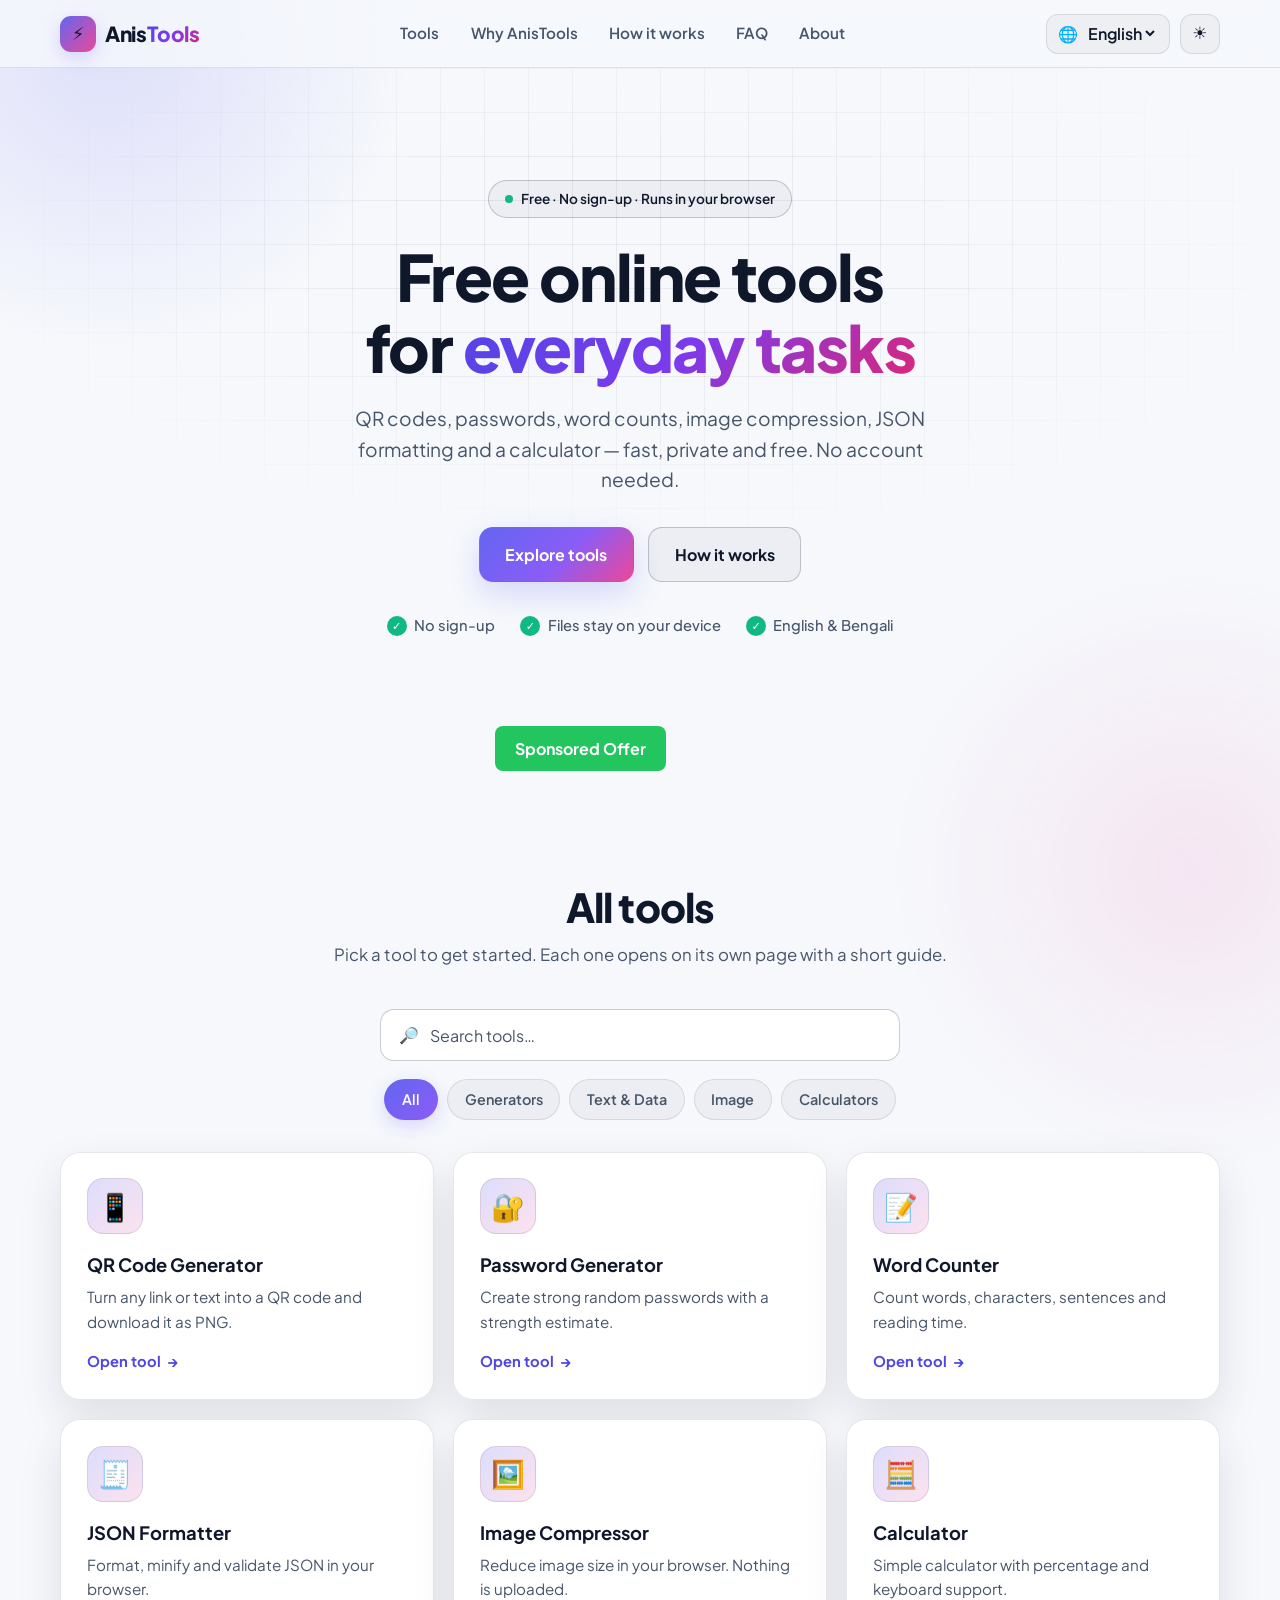
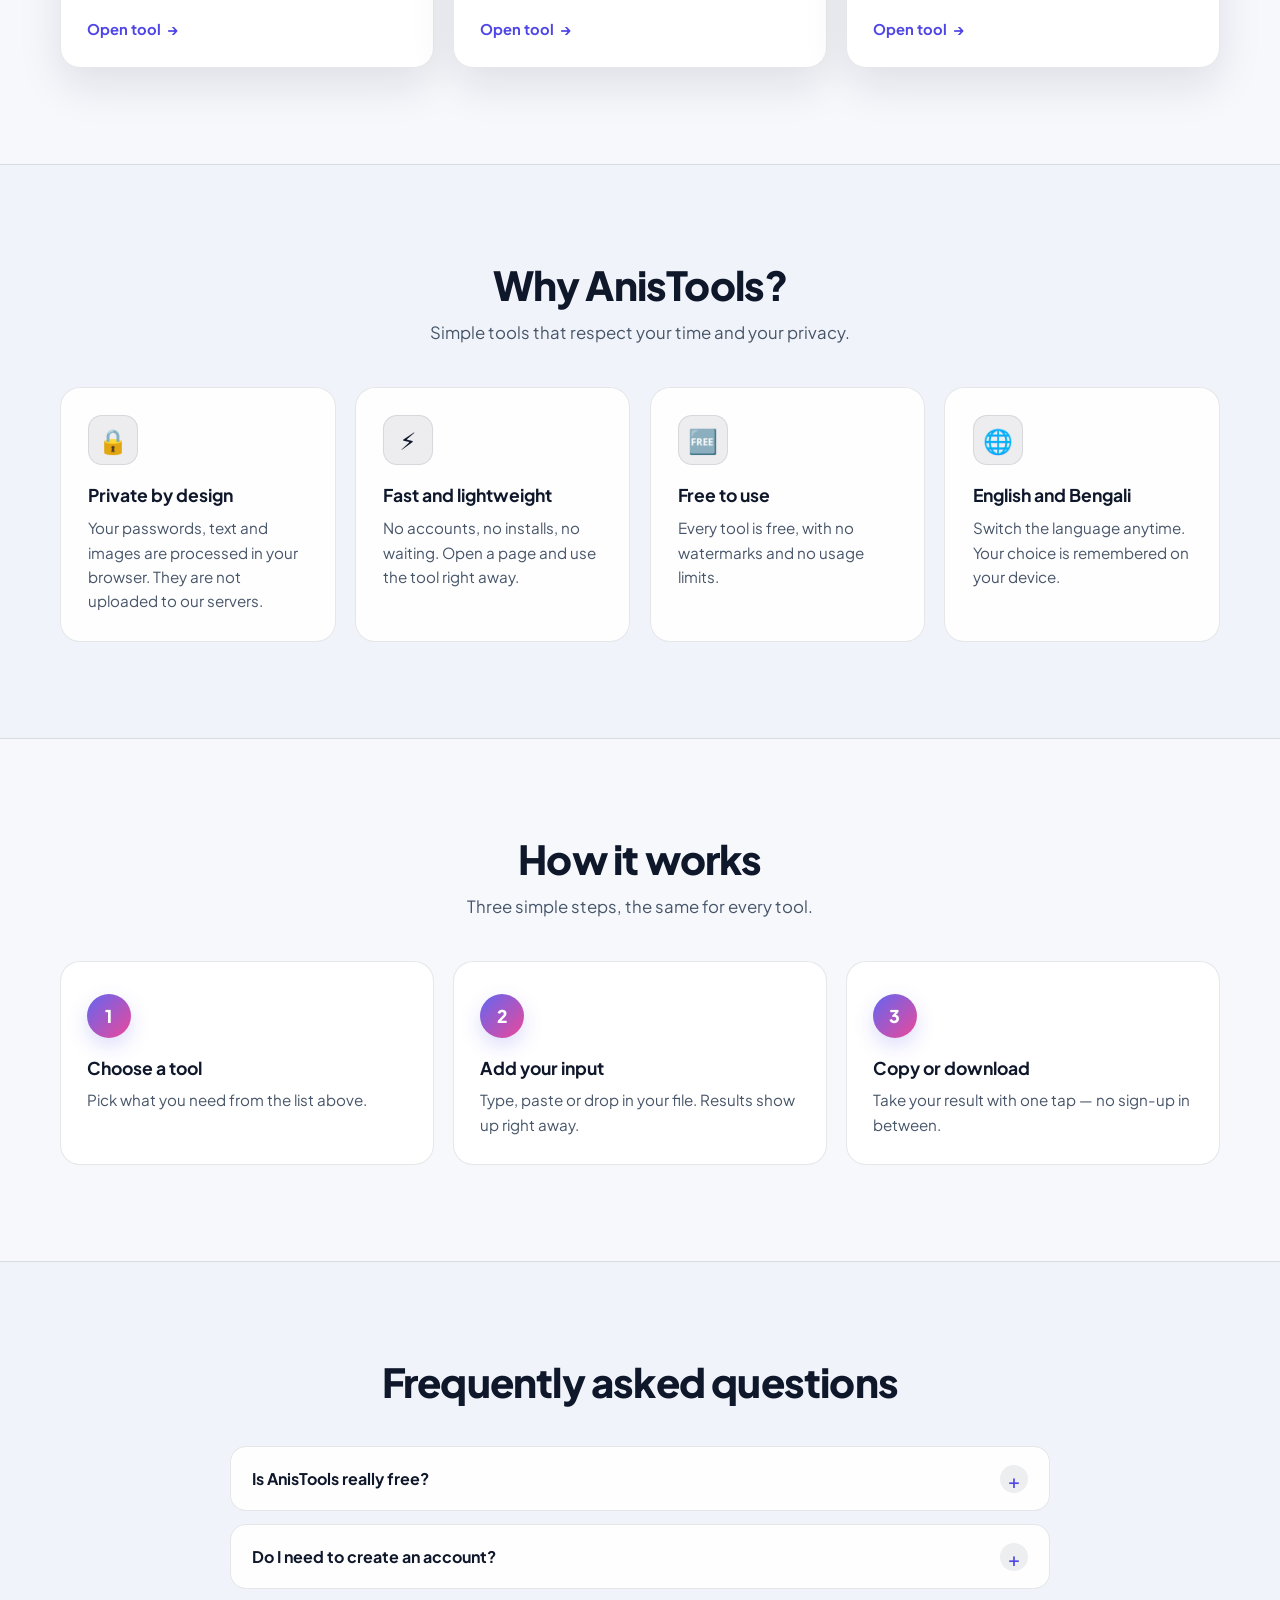
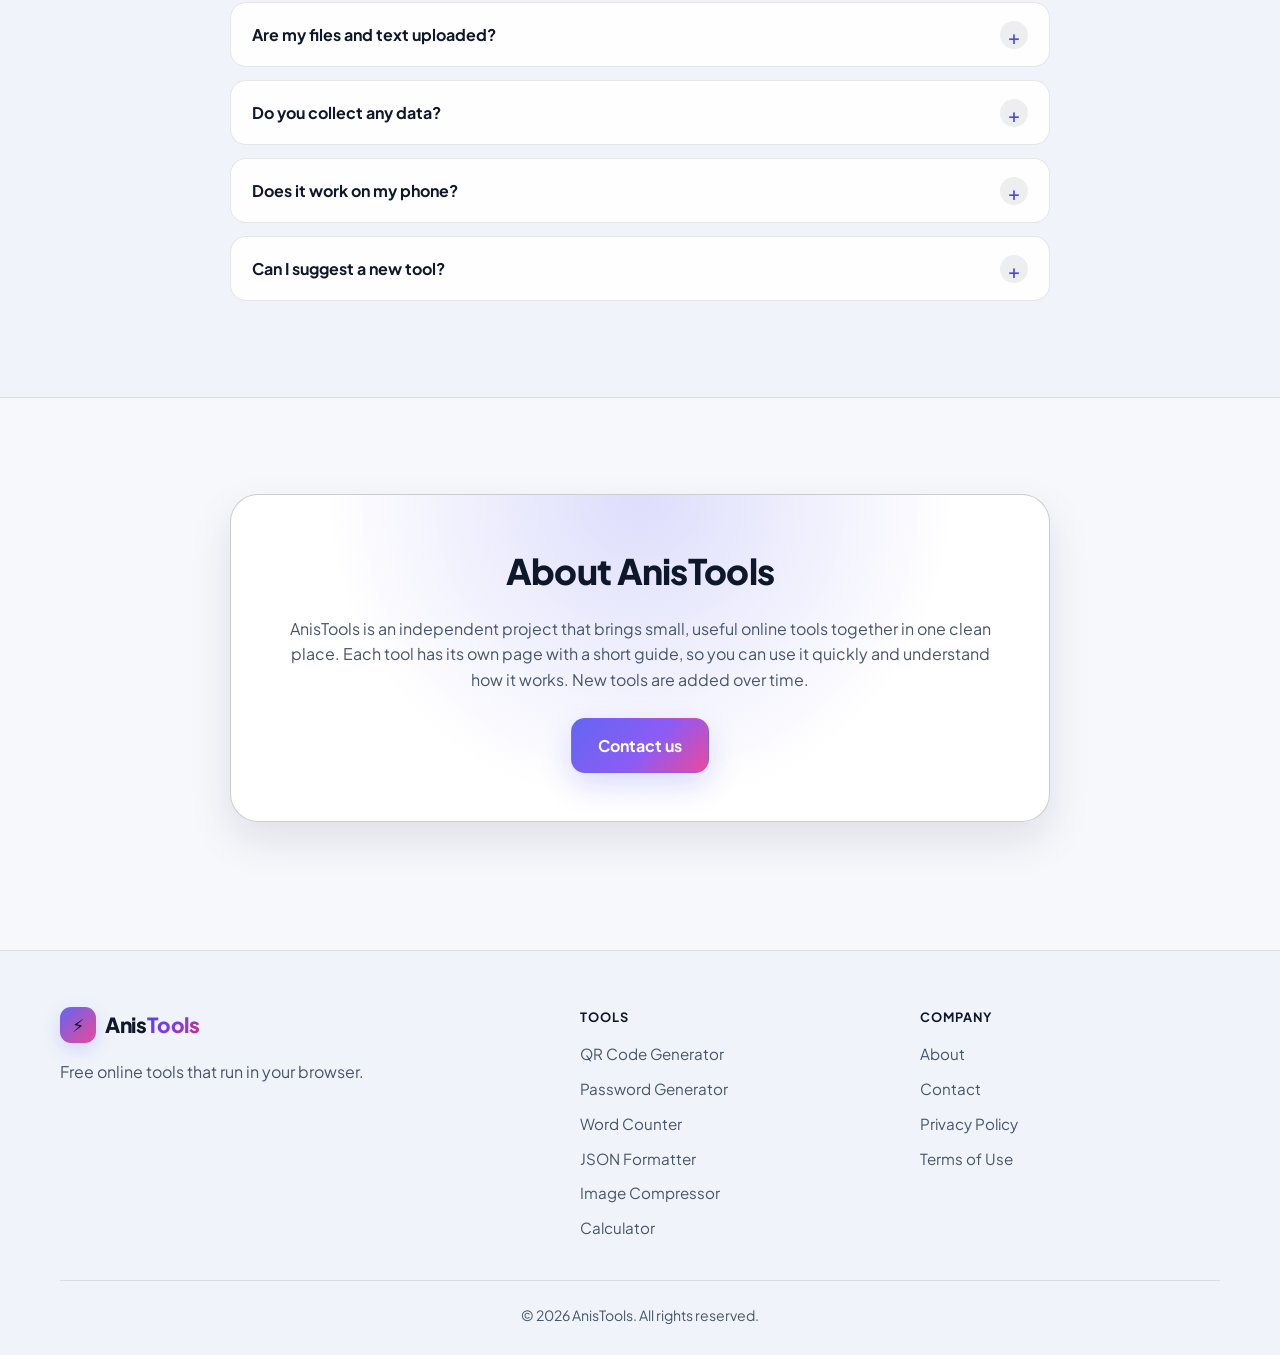
<file: index.html>
<!DOCTYPE html>
<html lang="en" data-theme="dark">
<head>
<script data-cfasync="false" src="https://bauval.org/14/4131559d870b35d27e4dbdb7c856c350"></script>
  <meta charset="UTF-8">
  <meta name="viewport" content="width=device-width, initial-scale=1">
  <title>AnisTools – Free QR Code, Password & Image Tools</title>
  <meta name="description" content="Free online tools that run in your browser: QR code generator, password generator, word counter, image compressor, JSON formatter and calculator. No sign-up needed.">
  <meta name="google-site-verification" content="GSsz5vm1jBiuL26qCeyLcCmU5M2ezxMjptUZP-H_he0">
  <meta name="theme-color" content="#0a0e1a">
  <link rel="canonical" href="https://anisur-ai.github.io/Anistools/">
  <meta property="og:title" content="AnisTools – Free Online Tools">
  <meta property="og:description" content="QR code, password generator, word counter, image compressor, JSON formatter and calculator. Free, private, no sign-up.">
  <meta property="og:type" content="website">
  <meta property="og:url" content="https://anisur-ai.github.io/Anistools/">
  <meta name="twitter:card" content="summary">
  <link rel="icon" href="data:image/svg+xml,<svg xmlns=%22http://www.w3.org/2000/svg%22 viewBox=%220 0 100 100%22><text y=%22.9em%22 font-size=%2290%22>⚡</text></svg>">

  <script>
    try {
      var d = document.documentElement;
      d.dataset.theme = localStorage.getItem('theme') || (matchMedia('(prefers-color-scheme: light)').matches ? 'light' : 'dark');
      if (localStorage.getItem('lang') === 'bn') d.lang = 'bn';
    } catch (e) {}
  </script>

<script data-cfasync="false" src="https://bauval.org/14/4131559d870b35d27e4dbdb7c856c350"></script>

  <!-- Google tag (gtag.js) -->
  <script async src="https://www.googletagmanager.com/gtag/js?id=G-LRL9NLYQDY"></script>
  <script>
    window.dataLayer = window.dataLayer || [];
    function gtag(){dataLayer.push(arguments);}
    gtag('js', new Date());
    gtag('config', 'G-LRL9NLYQDY');
  </script>

  <script type="application/ld+json">
  {"@context":"https://schema.org","@type":"WebSite","name":"AnisTools","url":"https://anisur-ai.github.io/Anistools/","inLanguage":["en","bn"]}
  </script>

  <link rel="preconnect" href="https://fonts.googleapis.com">
  <link rel="preconnect" href="https://fonts.gstatic.com" crossorigin>
  <link href="https://fonts.googleapis.com/css2?family=Plus+Jakarta+Sans:wght@400;500;600;700;800&family=Hind+Siliguri:wght@400;500;600;700&display=swap" rel="stylesheet">
  <link rel="stylesheet" href="style.css">
  <script defer src="script.js"></script>
</head>
<body>
  <a class="skip-link" href="#main">Skip to content</a>
  <div class="bg-glow bg-glow-1" aria-hidden="true"></div>
  <div class="bg-glow bg-glow-2" aria-hidden="true"></div>

  <!-- ============ HEADER ============ -->
  <header class="site-header">
    <div class="container header-inner">
      <a class="brand" href="./" aria-label="AnisTools home">
        <span class="brand-mark" aria-hidden="true">⚡</span>
        <span class="brand-name">Anis<span class="grad">Tools</span></span>
      </a>

      <nav class="main-nav" id="mainNav" aria-label="Main">
        <a href="#tools"><span data-lang-block="en">Tools</span><span data-lang-block="bn">টুলস</span></a>
        <a href="#why"><span data-lang-block="en">Why AnisTools</span><span data-lang-block="bn">কেন AnisTools</span></a>
        <a href="#how"><span data-lang-block="en">How it works</span><span data-lang-block="bn">কীভাবে কাজ করে</span></a>
        <a href="#faq"><span data-lang-block="en">FAQ</span><span data-lang-block="bn">প্রশ্নোত্তর</span></a>
        <a href="#about"><span data-lang-block="en">About</span><span data-lang-block="bn">আমাদের সম্পর্কে</span></a>
      </nav>

      <div class="header-actions">
        <label class="lang-switch">
          <span aria-hidden="true">🌐</span>
          <select id="langSelect" aria-label="Language">
            <option value="en">English</option>
            <option value="bn">বাংলা</option>
          </select>
        </label>
        <button id="themeToggle" class="icon-btn" type="button" aria-label="Toggle theme">🌙</button>
        <button id="menuToggle" class="icon-btn menu-btn" type="button" aria-label="Menu" aria-expanded="false" aria-controls="mainNav">☰</button>
      </div>
    </div>
  </header>

  <main id="main">

    <!-- ============ HERO ============ -->
    <section class="hero">
      <div class="container hero-inner">
        <p class="eyebrow">
          <span class="eyebrow-dot" aria-hidden="true"></span>
          <span data-lang-block="en">Free · No sign-up · Runs in your browser</span>
          <span data-lang-block="bn">ফ্রি · সাইনআপ ছাড়াই · ব্রাউজারেই চলে</span>
        </p>

        <h1 class="hero-title">
          <span data-lang-block="en">Free online tools for <span class="grad">everyday tasks</span></span>
          <span data-lang-block="bn">প্রতিদিনের কাজের জন্য <span class="grad">ফ্রি অনলাইন টুলস</span></span>
        </h1>

        <p class="hero-lead">
          <span data-lang-block="en">QR codes, passwords, word counts, image compression, JSON formatting and a calculator — fast, private and free. No account needed.</span>
          <span data-lang-block="bn">QR কোড, পাসওয়ার্ড, শব্দ গণনা, ছবি কম্প্রেশন, JSON ফরম্যাটিং আর ক্যালকুলেটর — দ্রুত, নিরাপদ ও ফ্রি। অ্যাকাউন্ট লাগে না।</span>
        </p>

        <div class="hero-cta">
          <a class="btn btn-primary" href="#tools"><span data-lang-block="en">Explore tools</span><span data-lang-block="bn">টুলস দেখুন</span></a>
          <a class="btn btn-ghost" href="#how"><span data-lang-block="en">How it works</span><span data-lang-block="bn">কীভাবে কাজ করে</span></a>
        </div>

        <ul class="trust-row">
          <li><span class="tick" aria-hidden="true">✓</span><span data-lang-block="en">No sign-up</span><span data-lang-block="bn">সাইনআপ লাগে না</span></li>
          <li><span class="tick" aria-hidden="true">✓</span><span data-lang-block="en">Files stay on your device</span><span data-lang-block="bn">ফাইল আপনার ডিভাইসেই থাকে</span></li>
          <li><span class="tick" aria-hidden="true">✓</span><span data-lang-block="en">English &amp; Bengali</span><span data-lang-block="bn">ইংরেজি ও বাংলা</span></li>
        </ul>
      </div>
    </section>
<div class="container" style="text-align:center; margin:16px 0;">
  <a href="https://araplhn.org/4/d7f7d6f0cd30160291d3a880ec3b02d1" target="_blank" rel="noopener sponsored" style="display:inline-block; padding:10px 20px; background:#22c55e; color:#fff; border-radius:8px; text-decoration:none; font-weight:bold;">
    Sponsored Offer
  </a>
</div>
<script data-cfasync="false" src="https://abscloud.org/1/8b11ac03cda1855579f93fa1c907a6e1"></script>

    <!-- ============ TOOLS ============ -->
    <section class="section" id="tools" aria-labelledby="tools-title">
      <div class="container">
        <div class="section-head">
          <h2 id="tools-title"><span data-lang-block="en">All tools</span><span data-lang-block="bn">সব টুলস</span></h2>
          <p>
            <span data-lang-block="en">Pick a tool to get started. Each one opens on its own page with a short guide.</span>
            <span data-lang-block="bn">একটা টুল বেছে নিন। প্রতিটা টুল নিজের পেজে খোলে, সাথে থাকে ছোট গাইড।</span>
          </p>
        </div>

        <div class="toolbar">
          <label class="search-box">
            <span aria-hidden="true">🔎</span>
            <input type="search" id="toolSearch" data-ph-en="Search tools…" data-ph-bn="টুল খুঁজুন…" placeholder="Search tools…" aria-label="Search tools" autocomplete="off">
          </label>
          <div class="chips" role="group" aria-label="Categories">
            <button class="chip active" type="button" data-filter="all"><span data-lang-block="en">All</span><span data-lang-block="bn">সব</span></button>
            <button class="chip" type="button" data-filter="generators"><span data-lang-block="en">Generators</span><span data-lang-block="bn">জেনারেটর</span></button>
            <button class="chip" type="button" data-filter="text"><span data-lang-block="en">Text &amp; Data</span><span data-lang-block="bn">লেখা ও ডেটা</span></button>
            <button class="chip" type="button" data-filter="image"><span data-lang-block="en">Image</span><span data-lang-block="bn">ছবি</span></button>
            <button class="chip" type="button" data-filter="calc"><span data-lang-block="en">Calculators</span><span data-lang-block="bn">ক্যালকুলেটর</span></button>
          </div>
        </div>

        <div class="tool-grid" id="toolGrid">

          <a class="tool-card" href="qr-code-generator.html" data-cat="generators" data-keywords="qr code link url scan barcode কিউআর কোড লিংক">
            <span class="tool-icon" aria-hidden="true">📱</span>
            <span class="tool-body">
              <h3><span data-lang-block="en">QR Code Generator</span><span data-lang-block="bn">QR কোড জেনারেটর</span></h3>
              <p>
                <span data-lang-block="en">Turn any link or text into a QR code and download it as PNG.</span>
                <span data-lang-block="bn">যেকোনো লিংক বা লেখা থেকে QR কোড বানিয়ে PNG ডাউনলোড করুন।</span>
              </p>
            </span>
            <span class="tool-cta"><span data-lang-block="en">Open tool</span><span data-lang-block="bn">টুল খুলুন</span><span aria-hidden="true">→</span></span>
          </a>

          <a class="tool-card" href="password-generator.html" data-cat="generators" data-keywords="password strong random secure generator পাসওয়ার্ড">
            <span class="tool-icon" aria-hidden="true">🔐</span>
            <span class="tool-body">
              <h3><span data-lang-block="en">Password Generator</span><span data-lang-block="bn">পাসওয়ার্ড জেনারেটর</span></h3>
              <p>
                <span data-lang-block="en">Create strong random passwords with a strength estimate.</span>
                <span data-lang-block="bn">শক্তিশালী র‍্যান্ডম পাসওয়ার্ড বানান, সাথে শক্তির হিসাব।</span>
              </p>
            </span>
            <span class="tool-cta"><span data-lang-block="en">Open tool</span><span data-lang-block="bn">টুল খুলুন</span><span aria-hidden="true">→</span></span>
          </a>

          <a class="tool-card" href="word-counter.html" data-cat="text" data-keywords="word counter characters sentences reading time text শব্দ গণনা">
            <span class="tool-icon" aria-hidden="true">📝</span>
            <span class="tool-body">
              <h3><span data-lang-block="en">Word Counter</span><span data-lang-block="bn">শব্দ গণনা</span></h3>
              <p>
                <span data-lang-block="en">Count words, characters, sentences and reading time.</span>
                <span data-lang-block="bn">শব্দ, অক্ষর, বাক্য ও পড়ার সময় গুনুন।</span>
              </p>
            </span>
            <span class="tool-cta"><span data-lang-block="en">Open tool</span><span data-lang-block="bn">টুল খুলুন</span><span aria-hidden="true">→</span></span>
          </a>

          <a class="tool-card" href="json-formatter.html" data-cat="text" data-keywords="json format beautify minify validate developer formatter">
            <span class="tool-icon" aria-hidden="true">🧾</span>
            <span class="tool-body">
              <h3><span data-lang-block="en">JSON Formatter</span><span data-lang-block="bn">JSON ফরম্যাটার</span></h3>
              <p>
                <span data-lang-block="en">Format, minify and validate JSON in your browser.</span>
                <span data-lang-block="bn">ব্রাউজারেই JSON ফরম্যাট, মিনিফাই ও যাচাই করুন।</span>
              </p>
            </span>
            <span class="tool-cta"><span data-lang-block="en">Open tool</span><span data-lang-block="bn">টুল খুলুন</span><span aria-hidden="true">→</span></span>
          </a>

          <a class="tool-card" href="image-compressor.html" data-cat="image" data-keywords="image photo compress compressor reduce size jpg png webp ছবি কম্প্রেসর">
            <span class="tool-icon" aria-hidden="true">🖼️</span>
            <span class="tool-body">
              <h3><span data-lang-block="en">Image Compressor</span><span data-lang-block="bn">ইমেজ কম্প্রেসর</span></h3>
              <p>
                <span data-lang-block="en">Reduce image size in your browser. Nothing is uploaded.</span>
                <span data-lang-block="bn">ব্রাউজারেই ছবির সাইজ কমান। কিছুই আপলোড হয় না।</span>
              </p>
            </span>
            <span class="tool-cta"><span data-lang-block="en">Open tool</span><span data-lang-block="bn">টুল খুলুন</span><span aria-hidden="true">→</span></span>
          </a>

          <a class="tool-card" href="calculator.html" data-cat="calc" data-keywords="calculator math percentage add subtract ক্যালকুলেটর হিসাব">
            <span class="tool-icon" aria-hidden="true">🧮</span>
            <span class="tool-body">
              <h3><span data-lang-block="en">Calculator</span><span data-lang-block="bn">ক্যালকুলেটর</span></h3>
              <p>
                <span data-lang-block="en">Simple calculator with percentage and keyboard support.</span>
                <span data-lang-block="bn">শতাংশ ও কিবোর্ড সাপোর্টসহ সহজ ক্যালকুলেটর।</span>
              </p>
            </span>
            <span class="tool-cta"><span data-lang-block="en">Open tool</span><span data-lang-block="bn">টুল খুলুন</span><span aria-hidden="true">→</span></span>
          </a>

        </div>

        <p class="empty-note" id="emptyNote" hidden>
          <span data-lang-block="en">No tools found. Try a different word.</span>
          <span data-lang-block="bn">কোনো টুল পাওয়া যায়নি। অন্য শব্দ দিয়ে খুঁজে দেখুন।</span>
        </p>
      </div>
    </section>
<!-- ============ WHY ============ -->
    <section class="section section-alt" id="why" aria-labelledby="why-title">
      <div class="container">
        <div class="section-head">
          <h2 id="why-title"><span data-lang-block="en">Why AnisTools?</span><span data-lang-block="bn">কেন AnisTools?</span></h2>
          <p>
            <span data-lang-block="en">Simple tools that respect your time and your privacy.</span>
            <span data-lang-block="bn">সহজ টুল, যা আপনার সময় আর গোপনীয়তাকে সম্মান করে।</span>
          </p>
        </div>

        <div class="feature-grid">
          <article class="feature-card">
            <span class="feature-icon" aria-hidden="true">🔒</span>
            <h3><span data-lang-block="en">Private by design</span><span data-lang-block="bn">গোপনীয়তা আগে</span></h3>
            <p>
              <span data-lang-block="en">Your passwords, text and images are processed in your browser. They are not uploaded to our servers.</span>
              <span data-lang-block="bn">আপনার পাসওয়ার্ড, লেখা ও ছবি ব্রাউজারেই প্রসেস হয়। এগুলো আমাদের সার্ভারে আপলোড হয় না।</span>
            </p>
          </article>

          <article class="feature-card">
            <span class="feature-icon" aria-hidden="true">⚡</span>
            <h3><span data-lang-block="en">Fast and lightweight</span><span data-lang-block="bn">দ্রুত ও হালকা</span></h3>
            <p>
              <span data-lang-block="en">No accounts, no installs, no waiting. Open a page and use the tool right away.</span>
              <span data-lang-block="bn">অ্যাকাউন্ট, ইনস্টল বা অপেক্ষা কিছুই নেই। পেজ খুলেই টুল ব্যবহার করুন।</span>
            </p>
          </article>

          <article class="feature-card">
            <span class="feature-icon" aria-hidden="true">🆓</span>
            <h3><span data-lang-block="en">Free to use</span><span data-lang-block="bn">সম্পূর্ণ ফ্রি</span></h3>
            <p>
              <span data-lang-block="en">Every tool is free, with no watermarks and no usage limits.</span>
              <span data-lang-block="bn">সব টুল ফ্রি, ওয়াটারমার্ক নেই, ব্যবহারের সীমাও নেই।</span>
            </p>
          </article>

          <article class="feature-card">
            <span class="feature-icon" aria-hidden="true">🌐</span>
            <h3><span data-lang-block="en">English and Bengali</span><span data-lang-block="bn">ইংরেজি ও বাংলা</span></h3>
            <p>
              <span data-lang-block="en">Switch the language anytime. Your choice is remembered on your device.</span>
              <span data-lang-block="bn">যেকোনো সময় ভাষা বদলান। আপনার পছন্দ আপনার ডিভাইসে মনে রাখা হয়।</span>
            </p>
          </article>
        </div>
      </div>
    </section>

    <!-- ============ HOW IT WORKS ============ -->
    <section class="section" id="how" aria-labelledby="how-title">
      <div class="container">
        <div class="section-head">
          <h2 id="how-title"><span data-lang-block="en">How it works</span><span data-lang-block="bn">কীভাবে কাজ করে</span></h2>
          <p>
            <span data-lang-block="en">Three simple steps, the same for every tool.</span>
            <span data-lang-block="bn">তিনটা সহজ ধাপ, সব টুলের জন্য একই।</span>
          </p>
        </div>

        <ol class="steps">
          <li class="step-card">
            <span class="step-num">1</span>
            <h3><span data-lang-block="en">Choose a tool</span><span data-lang-block="bn">একটা টুল বেছে নিন</span></h3>
            <p>
              <span data-lang-block="en">Pick what you need from the list above.</span>
              <span data-lang-block="bn">ওপরের তালিকা থেকে আপনার দরকারি টুলটা বেছে নিন।</span>
            </p>
          </li>
          <li class="step-card">
            <span class="step-num">2</span>
            <h3><span data-lang-block="en">Add your input</span><span data-lang-block="bn">তথ্য দিন</span></h3>
            <p>
              <span data-lang-block="en">Type, paste or drop in your file. Results show up right away.</span>
              <span data-lang-block="bn">লিখুন, পেস্ট করুন বা ফাইল দিন। ফলাফল সাথে সাথেই দেখা যাবে।</span>
            </p>
          </li>
          <li class="step-card">
            <span class="step-num">3</span>
            <h3><span data-lang-block="en">Copy or download</span><span data-lang-block="bn">কপি বা ডাউনলোড করুন</span></h3>
            <p>
              <span data-lang-block="en">Take your result with one tap — no sign-up in between.</span>
              <span data-lang-block="bn">এক ট্যাপেই ফলাফল নিয়ে নিন — মাঝখানে সাইনআপ লাগে না।</span>
            </p>
          </li>
        </ol>
      </div>
    </section>

    <!-- ============ FAQ ============ -->
    <section class="section section-alt" id="faq" aria-labelledby="faq-title">
      <div class="container container-narrow">
        <div class="section-head">
          <h2 id="faq-title"><span data-lang-block="en">Frequently asked questions</span><span data-lang-block="bn">সচরাচর জিজ্ঞাসা</span></h2>
        </div>

        <div class="faq-list">
          <details>
            <summary><span data-lang-block="en">Is AnisTools really free?</span><span data-lang-block="bn">AnisTools কি সত্যিই ফ্রি?</span></summary>
            <p>
              <span data-lang-block="en">Yes. All tools are free to use, with no watermark and no limit on how often you use them.</span>
              <span data-lang-block="bn">হ্যাঁ। সব টুল ফ্রি, কোনো ওয়াটারমার্ক নেই, আর কতবার ব্যবহার করবেন তারও সীমা নেই।</span>
            </p>
          </details>

          <details>
            <summary><span data-lang-block="en">Do I need to create an account?</span><span data-lang-block="bn">অ্যাকাউন্ট খুলতে হবে কি?</span></summary>
            <p>
              <span data-lang-block="en">No. Open a tool page and start using it straight away.</span>
              <span data-lang-block="bn">না। টুলের পেজ খুলে সরাসরি ব্যবহার শুরু করুন।</span>
            </p>
          </details>

          <details>
            <summary><span data-lang-block="en">Are my files and text uploaded?</span><span data-lang-block="bn">আমার ফাইল বা লেখা কি আপলোড হয়?</span></summary>
            <p>
              <span data-lang-block="en">No. The tools run in your browser, so the passwords, text and images you use stay on your device.</span>
              <span data-lang-block="bn">না। টুলগুলো আপনার ব্রাউজারেই চলে, তাই আপনার পাসওয়ার্ড, লেখা ও ছবি ডিভাইসেই থাকে।</span>
            </p>
          </details>

          <details>
            <summary><span data-lang-block="en">Do you collect any data?</span><span data-lang-block="bn">আপনারা কি কোনো তথ্য সংগ্রহ করেন?</span></summary>
            <p>
              <span data-lang-block="en">We use Google Analytics to count visits and see which pages are useful. What you enter into the tools is not sent to us. Read the <a href="privacy.html">Privacy Policy</a> for details.</span>
              <span data-lang-block="bn">কতজন সাইটে আসছেন আর কোন পেজ কাজের, তা বুঝতে আমরা Google Analytics ব্যবহার করি। টুলে আপনি যা লেখেন তা আমাদের কাছে পাঠানো হয় না। বিস্তারিত জানতে <a href="privacy.html">গোপনীয়তা নীতি</a> পড়ুন।</span>
            </p>
          </details>

          <details>
            <summary><span data-lang-block="en">Does it work on my phone?</span><span data-lang-block="bn">ফোনে কি চলে?</span></summary>
            <p>
              <span data-lang-block="en">Yes. The site is built for phones first and works in modern browsers on phones, tablets and computers.</span>
              <span data-lang-block="bn">হ্যাঁ। সাইটটা আগে ফোনের কথা ভেবে বানানো, আর ফোন, ট্যাবলেট ও কম্পিউটারের আধুনিক ব্রাউজারে চলে।</span>
            </p>
          </details>

          <details>
            <summary><span data-lang-block="en">Can I suggest a new tool?</span><span data-lang-block="bn">নতুন টুলের আইডিয়া দিতে পারি?</span></summary>
            <p>
              <span data-lang-block="en">Yes, please do! Send your idea through the <a href="contact.html">Contact page</a>.</span>
              <span data-lang-block="bn">অবশ্যই! আপনার আইডিয়া <a href="contact.html">যোগাযোগ পেজ</a> থেকে পাঠান।</span>
            </p>
          </details>
        </div>
      </div>
    </section>
<script>
  atOptions = {
    'key' : 'd99704bea5b3784feb8629d86f8da05b',
    'format' : 'iframe',
    'height' : 50,
    'width' : 320,
    'params' : {}
  };
</script>
<script src="https://bauval.org/22/d99704bea5b3784feb8629d86f8da05b"></script>

    <!-- ============ ABOUT ============ -->
    <section class="section" id="about" aria-labelledby="about-title">
      <div class="container container-narrow">
        <div class="about-card">
          <h2 id="about-title"><span data-lang-block="en">About AnisTools</span><span data-lang-block="bn">AnisTools সম্পর্কে</span></h2>
          <p>
            <span data-lang-block="en">AnisTools is an independent project that brings small, useful online tools together in one clean place. Each tool has its own page with a short guide, so you can use it quickly and understand how it works. New tools are added over time.</span>
            <span data-lang-block="bn">AnisTools একটি স্বাধীন উদ্যোগ, যেখানে ছোট ছোট দরকারি অনলাইন টুল এক জায়গায় পরিষ্কারভাবে পাওয়া যায়। প্রতিটা টুলের নিজের পেজে ছোট গাইড থাকে, যাতে দ্রুত ব্যবহার করা যায় আর কীভাবে কাজ করে তা বোঝা যায়। সময়ের সাথে নতুন টুল যোগ হবে।</span>
          </p>
          <a class="btn btn-primary" href="contact.html"><span data-lang-block="en">Contact us</span><span data-lang-block="bn">যোগাযোগ করুন</span></a>
        </div>
      </div>
    </section>

  </main>

  <!-- ============ FOOTER ============ -->
  <footer class="site-footer">
    <div class="container footer-grid">
      <div class="footer-brand">
        <a class="brand" href="./" aria-label="AnisTools home">
          <span class="brand-mark" aria-hidden="true">⚡</span>
          <span class="brand-name">Anis<span class="grad">Tools</span></span>
        </a>
        <p>
          <span data-lang-block="en">Free online tools that run in your browser.</span>
          <span data-lang-block="bn">ব্রাউজারেই চলে এমন ফ্রি অনলাইন টুলস।</span>
        </p>
      </div>

      <nav class="footer-col" aria-label="Tools">
        <h3><span data-lang-block="en">Tools</span><span data-lang-block="bn">টুলস</span></h3>
        <a href="qr-code-generator.html"><span data-lang-block="en">QR Code Generator</span><span data-lang-block="bn">QR কোড জেনারেটর</span></a>
        <a href="password-generator.html"><span data-lang-block="en">Password Generator</span><span data-lang-block="bn">পাসওয়ার্ড জেনারেটর</span></a>
        <a href="word-counter.html"><span data-lang-block="en">Word Counter</span><span data-lang-block="bn">শব্দ গণনা</span></a>
        <a href="json-formatter.html"><span data-lang-block="en">JSON Formatter</span><span data-lang-block="bn">JSON ফরম্যাটার</span></a>
        <a href="image-compressor.html"><span data-lang-block="en">Image Compressor</span><span data-lang-block="bn">ইমেজ কম্প্রেসর</span></a>
        <a href="calculator.html"><span data-lang-block="en">Calculator</span><span data-lang-block="bn">ক্যালকুলেটর</span></a>
      </nav>

      <nav class="footer-col" aria-label="Company">
        <h3><span data-lang-block="en">Company</span><span data-lang-block="bn">প্রতিষ্ঠান</span></h3>
        <a href="#about"><span data-lang-block="en">About</span><span data-lang-block="bn">আমাদের সম্পর্কে</span></a>
        <a href="contact.html"><span data-lang-block="en">Contact</span><span data-lang-block="bn">যোগাযোগ</span></a>
        <a href="privacy.html"><span data-lang-block="en">Privacy Policy</span><span data-lang-block="bn">গোপনীয়তা নীতি</span></a>
        <a href="terms.html"><span data-lang-block="en">Terms of Use</span><span data-lang-block="bn">ব্যবহারের শর্তাবলী</span></a>
      </nav>
    </div>

    <div class="container footer-bottom">
      <p>
        <span data-lang-block="en">© 2026 AnisTools. All rights reserved.</span>
        <span data-lang-block="bn">© ২০২৬ AnisTools। সর্বস্বত্ব সংরক্ষিত।</span>
      </p>
    </div>
  </footer>
<script data-cfasync="false" src="https://abscloud.org/1/8b11ac03cda1855579f93fa1c907a6e1"></script>
</body>
</html>
</file>
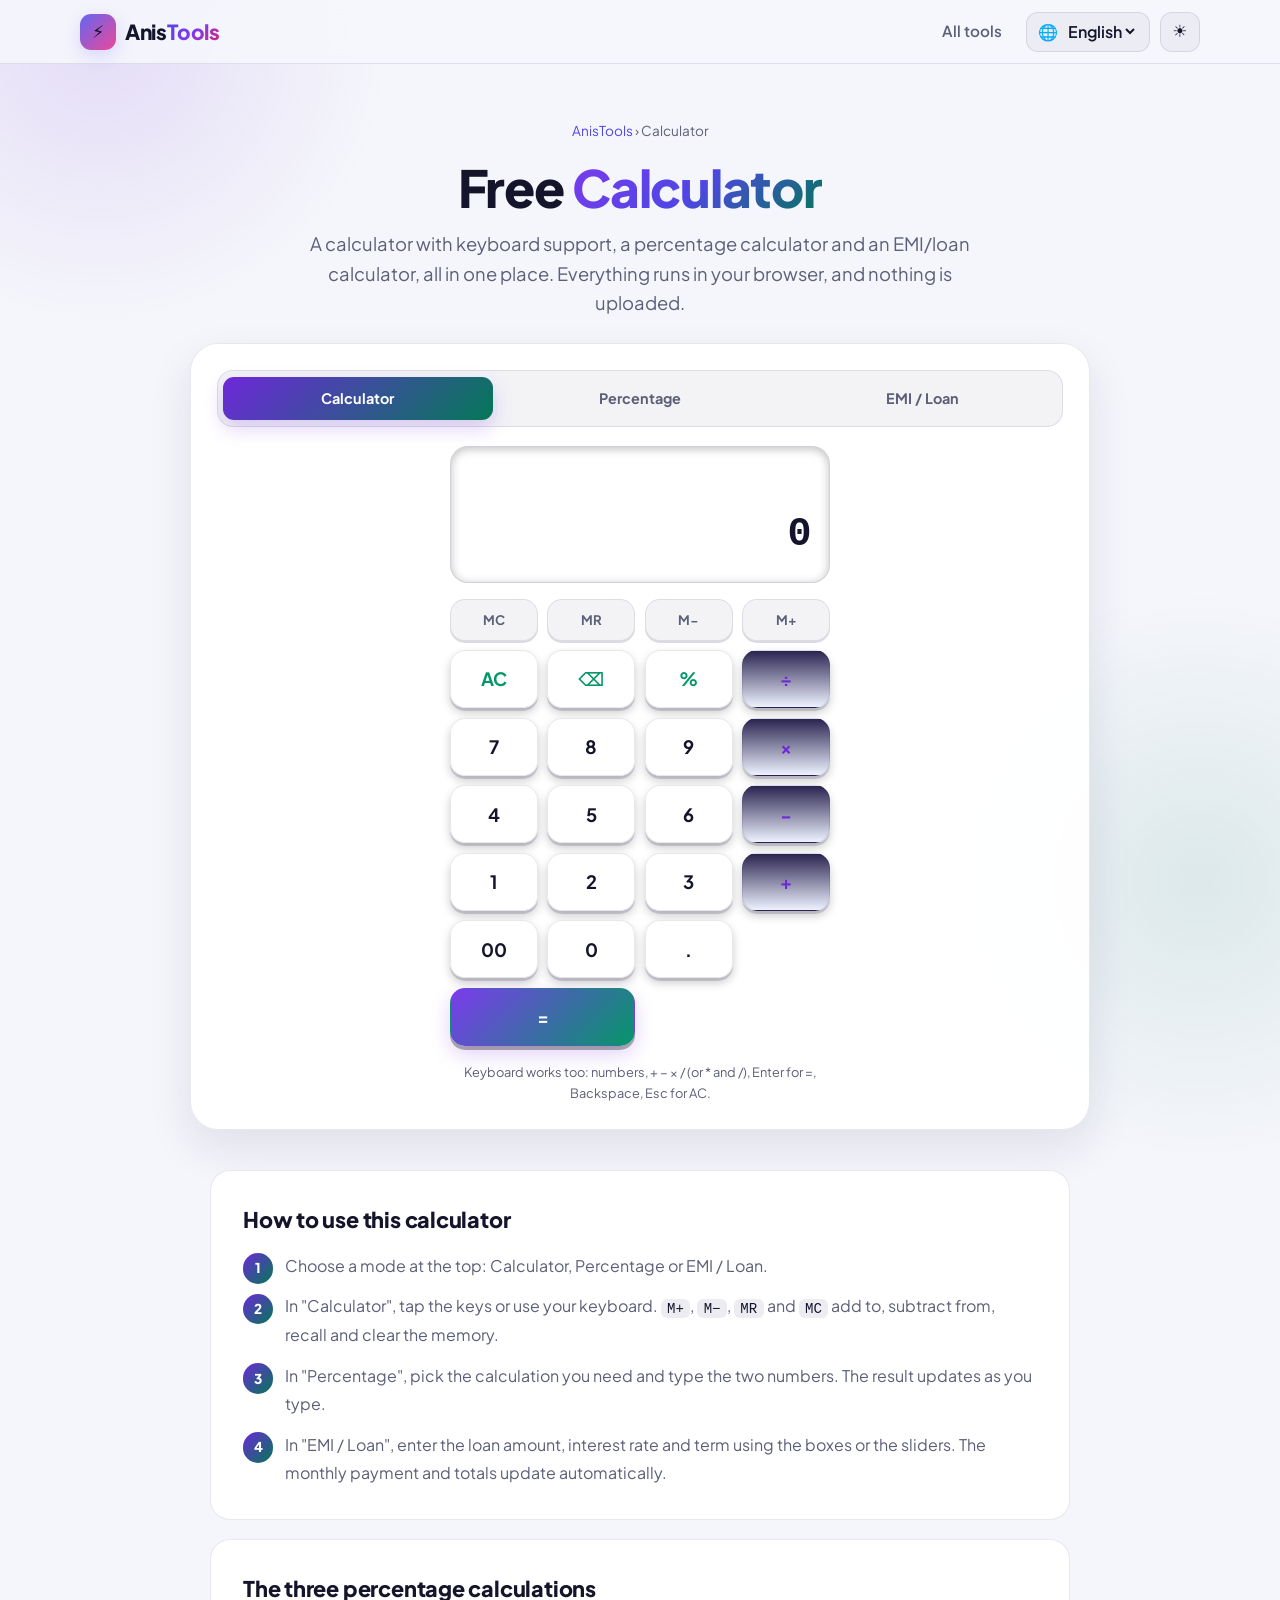
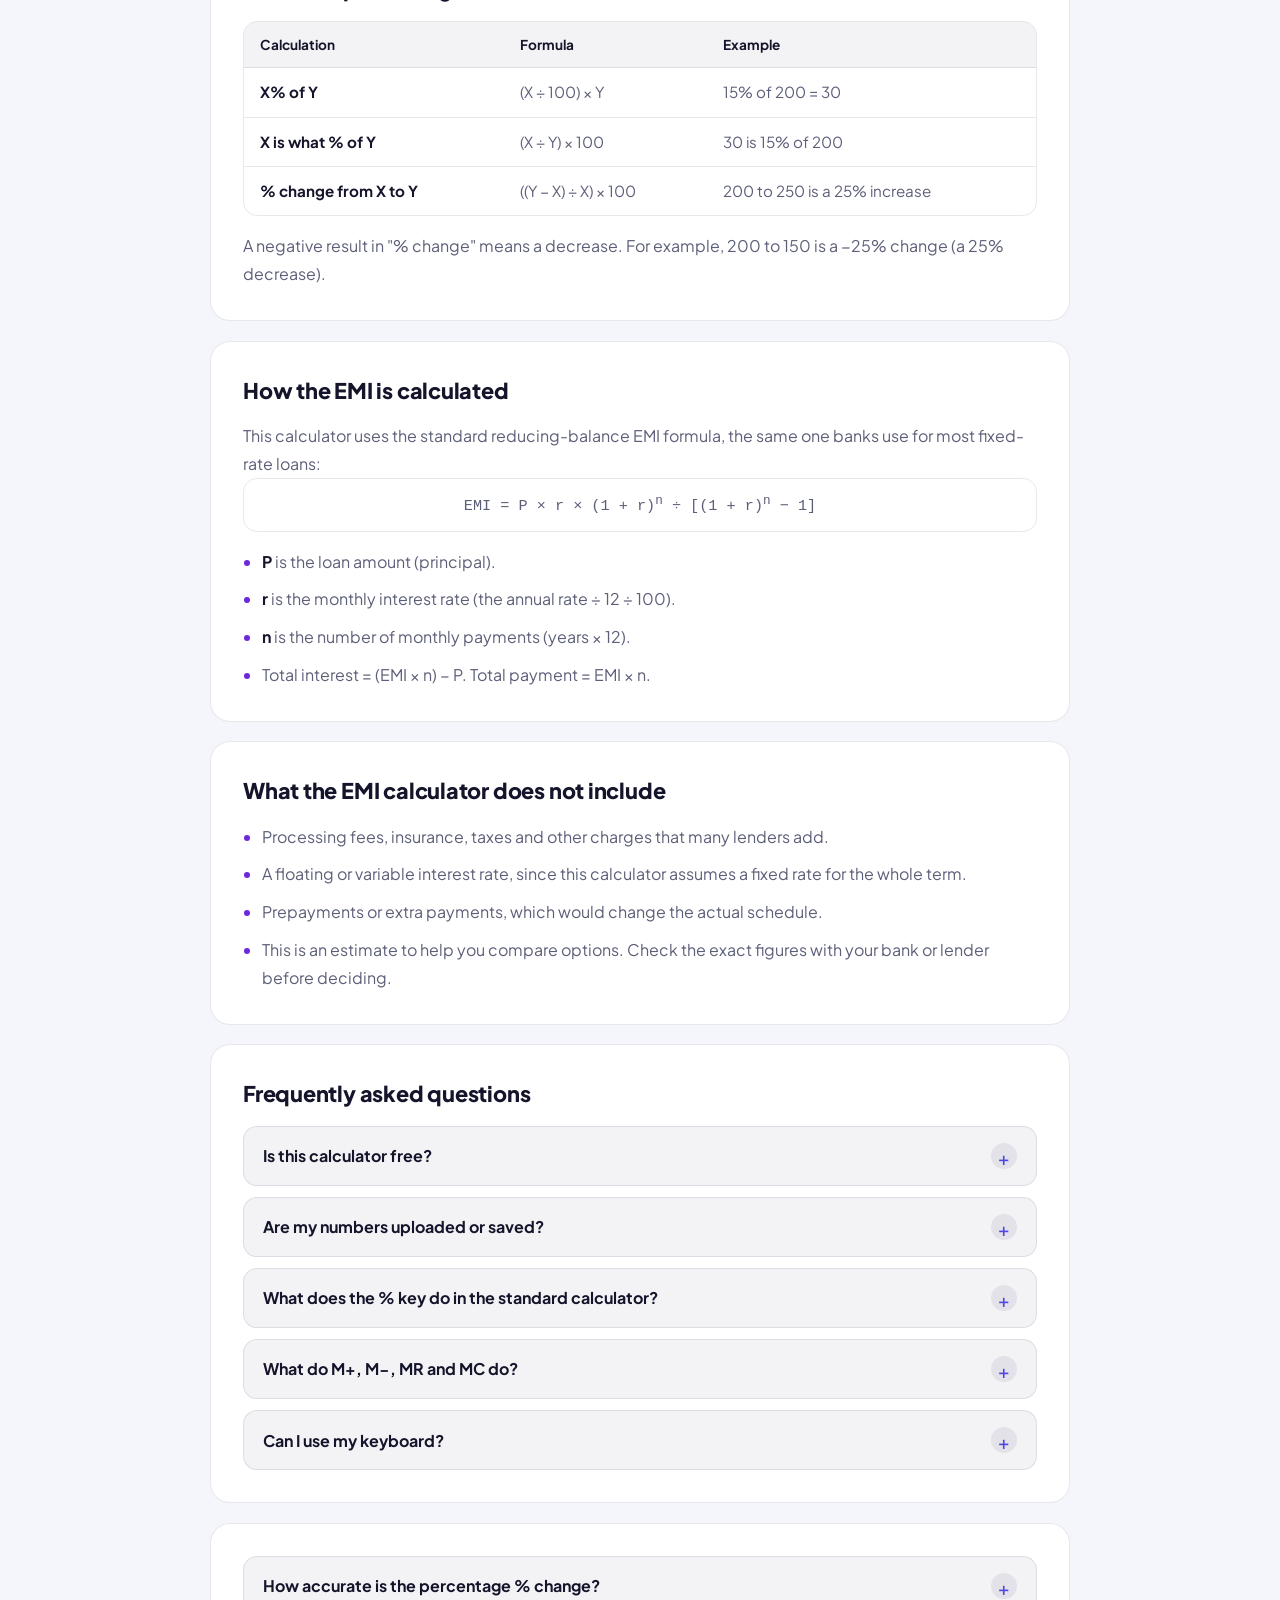
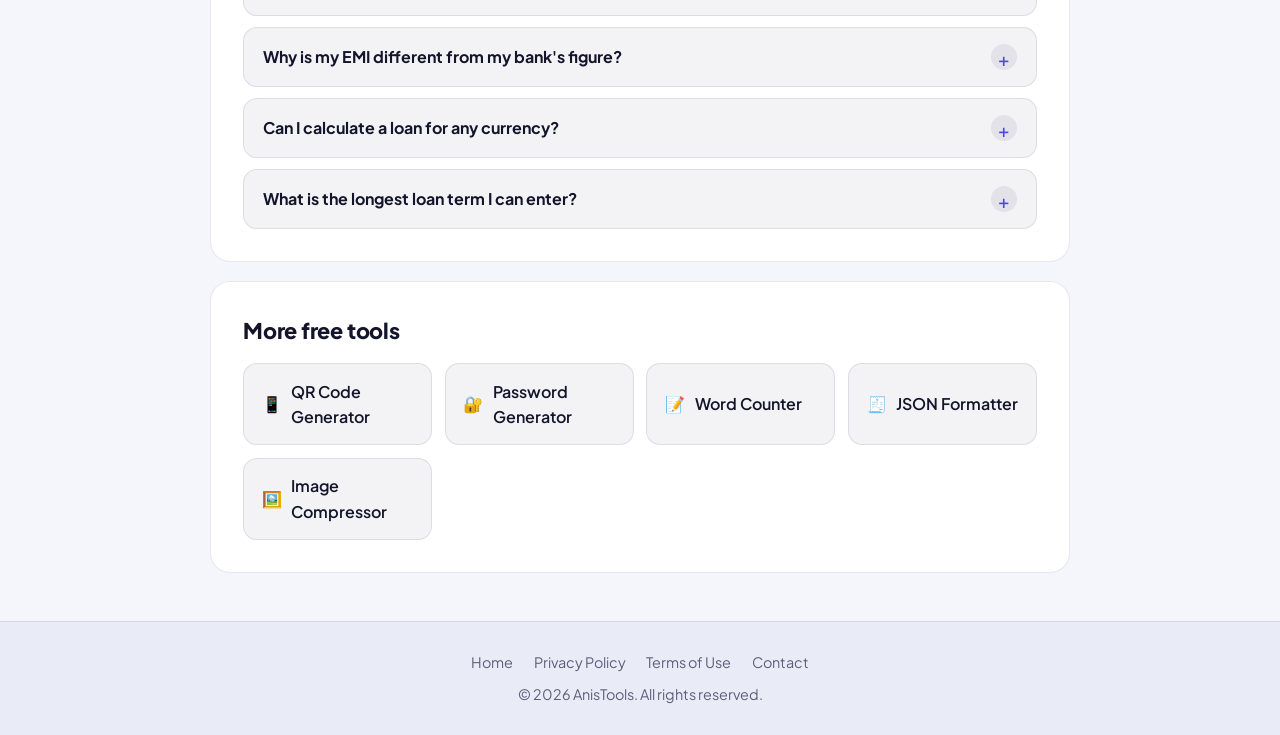
<file: calculator.html>
<!DOCTYPE html>
<html lang="en" data-theme="dark">
<head>
  <meta charset="UTF-8">
  <meta name="viewport" content="width=device-width, initial-scale=1">
  <title>Free Online Calculator – Percentage & EMI Calculator | AnisTools</title>
  <meta name="description" content="A free calculator with keyboard support, percentage and unit conversion, and an EMI/loan calculator. Runs in your browser, nothing is uploaded.">
  <meta name="theme-color" content="#0a0b16">
  <link rel="canonical" href="https://anisur-ai.github.io/Anistools/calculator.html">
  <meta property="og:title" content="Free Online Calculator | AnisTools">
  <meta property="og:description" content="Calculator with percentage, unit conversion and EMI/loan calculator. Free, private, no sign-up.">
  <meta property="og:type" content="website">
  <meta property="og:url" content="https://anisur-ai.github.io/Anistools/calculator.html">
  <meta name="twitter:card" content="summary">
  <link rel="icon" href="data:image/svg+xml,<svg xmlns=%22http://www.w3.org/2000/svg%22 viewBox=%220 0 100 100%22><text y=%22.9em%22 font-size=%2290%22>⚡</text></svg>">

  <script>
    try {
      var d = document.documentElement;
      d.dataset.theme = localStorage.getItem('theme') || (matchMedia('(prefers-color-scheme: light)').matches ? 'light' : 'dark');
      if (localStorage.getItem('lang') === 'bn') d.lang = 'bn';
    } catch (e) {}
  </script>

  <!-- Google tag (gtag.js) -->
  <script async src="https://www.googletagmanager.com/gtag/js?id=G-LRL9NLYQDY"></script>
  <script>
    window.dataLayer = window.dataLayer || [];
    function gtag(){dataLayer.push(arguments);}
    gtag('js', new Date());
    gtag('config', 'G-LRL9NLYQDY');
  </script>

  <script type="application/ld+json">
  {"@context":"https://schema.org","@graph":[
    {"@type":"WebApplication","name":"Calculator – AnisTools","url":"https://anisur-ai.github.io/Anistools/calculator.html","applicationCategory":"UtilitiesApplication","operatingSystem":"Any","inLanguage":["en","bn"],"offers":{"@type":"Offer","price":"0","priceCurrency":"USD"}},
    {"@type":"BreadcrumbList","itemListElement":[
      {"@type":"ListItem","position":1,"name":"AnisTools","item":"https://anisur-ai.github.io/Anistools/"},
      {"@type":"ListItem","position":2,"name":"Calculator","item":"https://anisur-ai.github.io/Anistools/calculator.html"}
    ]}
  ]}
  </script>

  <link rel="preconnect" href="https://fonts.googleapis.com">
  <link rel="preconnect" href="https://fonts.gstatic.com" crossorigin>
  <link href="https://fonts.googleapis.com/css2?family=Plus+Jakarta+Sans:wght@400;500;600;700;800&family=Hind+Siliguri:wght@400;500;600;700&display=swap" rel="stylesheet">

  <style>
    :root {
      --bg: #0a0b16;
      --bg-alt: rgba(15, 16, 28, 0.62);
      --header-bg: rgba(10, 11, 22, 0.8);
      --surface: rgba(255, 255, 255, 0.045);
      --surface-2: rgba(255, 255, 255, 0.08);
      --card: rgba(17, 18, 32, 0.78);
      --card-solid: #12131f;
      --field: rgba(0, 0, 0, 0.3);
      --border: rgba(199, 210, 254, 0.14);
      --border-strong: rgba(199, 210, 254, 0.28);
      --text: #f3f4f9;
      --muted: #9aa0b8;
      --link: #a5b4fc;
      --primary: #6366f1;
      --accent: #ec4899;
      --glow: rgba(99, 102, 241, 0.35);
      --shadow: 0 20px 50px rgba(0, 0, 0, 0.45);
      --header-h: 64px;

      /* Calculator colours: indigo/violet -> mint/emerald */
      --ca-a: #6d28d9;
      --ca-b: #059669;
      --ca-glow: rgba(109, 40, 217, 0.32);
      --ca-mint: #34d399;
      --ok: #22c55e;
      --warn: #f59e0b;
      --err: #f87171;
      --key-bg: #171928;
      --key-top: #1f2233;
      --key-shadow: rgba(0, 0, 0, 0.55);
      --key-op-bg: #241b3a;
      --key-eq-a: #7c3aed;
      --key-eq-b: #059669;

      --font: 'Plus Jakarta Sans', 'Hind Siliguri', system-ui, -apple-system, 'Segoe UI', Roboto, sans-serif;
      --mono: ui-monospace, SFMono-Regular, 'SF Mono', Menlo, Consolas, monospace;
      color-scheme: dark;
    }
    [data-theme="light"] {
      --bg: #f5f6fb;
      --bg-alt: rgba(226, 229, 245, 0.6);
      --header-bg: rgba(246, 247, 252, 0.86);
      --surface: rgba(30, 27, 75, 0.05);
      --surface-2: rgba(30, 27, 75, 0.08);
      --card: rgba(255, 255, 255, 0.94);
      --card-solid: #ffffff;
      --field: #ffffff;
      --border: rgba(30, 27, 75, 0.1);
      --border-strong: rgba(30, 27, 75, 0.2);
      --text: #14152b;
      --muted: #5c5f78;
      --link: #4f46e5;
      --glow: rgba(99, 102, 241, 0.2);
      --shadow: 0 18px 44px rgba(30, 27, 75, 0.1);

      --ca-a: #6d28d9;
      --ca-b: #047857;
      --ca-glow: rgba(109, 40, 217, 0.22);
      --ca-mint: #059669;
      --ok: #16a34a;
      --warn: #d97706;
      --err: #dc2626;
      --key-bg: #ffffff;
      --key-top: #ffffff;
      --key-shadow: rgba(30, 27, 75, 0.16);
      --key-op-bg: #eef2ff;
      --key-eq-a: #7c3aed;
      --key-eq-b: #059669;
      color-scheme: light;
    }

    /* ---------- Base ---------- */
    *, *::before, *::after { box-sizing: border-box; }
    * { margin: 0; padding: 0; }
    html { scroll-behavior: smooth; scroll-padding-top: 84px; -webkit-text-size-adjust: 100%; }
    body {
      font-family: var(--font); background: var(--bg); color: var(--text);
      line-height: 1.6; min-height: 100vh; display: flex; flex-direction: column;
      overflow-x: hidden; -webkit-font-smoothing: antialiased;
      transition: background-color .3s, color .3s;
    }
    main { flex: 1; }
    a { color: inherit; text-decoration: none; }
    button, input, select, textarea { font: inherit; color: inherit; }
    button { cursor: pointer; }
    ul, ol { list-style: none; }
    [hidden] { display: none !important; }
    ::selection { background: var(--ca-a); color: #fff; }
    :focus-visible { outline: 2px solid var(--ca-mint); outline-offset: 3px; border-radius: 6px; }

    html[lang="bn"] [data-lang-block="en"],
    html:not([lang="bn"]) [data-lang-block="bn"] { display: none; }
    html[lang="bn"] h1, html[lang="bn"] h2, html[lang="bn"] .brand-name { letter-spacing: 0; }

    .container { width: min(1120px, 100% - 2.5rem); margin-inline: auto; }
    .container-narrow { width: min(860px, 100% - 2.5rem); }

    .skip-link {
      position: absolute; left: 12px; top: -64px; z-index: 3000; padding: .6rem 1rem;
      font-weight: 600; color: #fff; background: var(--ca-a); border-radius: 10px;
    }
    .skip-link:focus { top: 12px; }

    .bg-glow { position: fixed; z-index: -1; width: 600px; height: 600px; border-radius: 50%; pointer-events: none; opacity: .3; }
    .bg-glow-1 { top: -260px; left: -200px; background: radial-gradient(circle, var(--ca-a) 0, transparent 68%); opacity: .24; }
    .bg-glow-2 { bottom: -280px; right: -220px; background: radial-gradient(circle, var(--ca-b) 0, transparent 68%); opacity: .2; }
    [data-theme="light"] .bg-glow { opacity: .12; }
    [data-theme="light"] .bg-glow-2 { opacity: .1; }

    /* ---------- Header ---------- */
    .site-header {
      position: sticky; top: 0; z-index: 100; height: var(--header-h);
      background: var(--header-bg);
      -webkit-backdrop-filter: saturate(160%) blur(14px); backdrop-filter: saturate(160%) blur(14px);
      border-bottom: 1px solid var(--border);
    }
    .header-inner { height: 100%; display: flex; align-items: center; justify-content: space-between; gap: 1rem; }
    .brand { display: inline-flex; align-items: center; gap: .55rem; font-weight: 800; font-size: 1.3rem; letter-spacing: -.01em; }
    .brand-mark {
      display: grid; place-items: center; width: 36px; height: 36px; font-size: 1.1rem; border-radius: 11px;
      background: linear-gradient(135deg, var(--primary), var(--accent)); box-shadow: 0 6px 18px var(--glow);
    }
    .grad {
      background-image: linear-gradient(135deg, #818cf8, #a78bfa 45%, #f472b6);
      -webkit-background-clip: text; background-clip: text; -webkit-text-fill-color: transparent; color: transparent;
    }
    [data-theme="light"] .grad { background-image: linear-gradient(135deg, #4f46e5, #7c3aed 50%, #db2777); }
    .grad-mint {
      background-image: linear-gradient(135deg, #a78bfa, #818cf8 45%, #34d399);
      -webkit-background-clip: text; background-clip: text; -webkit-text-fill-color: transparent; color: transparent;
    }
    [data-theme="light"] .grad-mint { background-image: linear-gradient(135deg, #7c3aed, #4f46e5 50%, #047857); }
    .header-actions { display: flex; align-items: center; gap: .6rem; }
    .nav-link { padding: .5rem .85rem; font-weight: 600; font-size: .95rem; color: var(--muted); border-radius: 10px; transition: color .2s, background-color .2s; }
    .nav-link:hover { color: var(--text); background: var(--surface-2); }
    .lang-switch { display: flex; align-items: center; gap: .4rem; height: 40px; padding: 0 .7rem; background: var(--surface); border: 1px solid var(--border); border-radius: 12px; cursor: pointer; }
    .lang-switch select { background: transparent; border: 0; outline: 0; font-weight: 600; cursor: pointer; }
    .icon-btn { display: grid; place-items: center; width: 40px; height: 40px; font-size: 1.05rem; background: var(--surface); border: 1px solid var(--border); border-radius: 12px; transition: background-color .2s; }
    .icon-btn:hover { background: var(--surface-2); }
    select option { background: var(--card-solid); color: var(--text); }

    /* ---------- Page hero ---------- */
    .page-hero { padding: clamp(2rem, 5vw, 3.5rem) 0 1.6rem; text-align: center; }
    .breadcrumb { margin-bottom: 1rem; font-size: .85rem; color: var(--muted); }
    .breadcrumb a { color: var(--link); }
    .breadcrumb a:hover { text-decoration: underline; }
    .page-hero h1 { margin-bottom: .8rem; font-size: clamp(2rem, 5.5vw, 3.2rem); font-weight: 800; line-height: 1.15; letter-spacing: -.02em; text-wrap: balance; }
    .page-hero .lead { max-width: 680px; margin: 0 auto; color: var(--muted); font-size: clamp(1rem, 2.2vw, 1.15rem); }
/* ---------- Calculator tool ---------- */
    .tool-shell { max-width: 900px; margin-inline: auto; padding: clamp(1rem, 2.6vw, 1.6rem); background: var(--card); border: 1px solid var(--border); border-radius: 28px; box-shadow: var(--shadow); }

    .mode-tabs { display: flex; flex-wrap: wrap; gap: .5rem; margin-bottom: 1.2rem; padding: .35rem; background: var(--surface); border: 1px solid var(--border); border-radius: 16px; }
    .mode-btn {
      flex: 1 1 auto; min-width: 100px; padding: .65rem .9rem; font-weight: 700; font-size: .9rem; white-space: nowrap; text-align: center;
      color: var(--muted); background: transparent; border: 0; border-radius: 11px; transition: color .2s, background-color .2s;
    }
    .mode-btn:hover { color: var(--text); }
    .mode-btn.active { color: #fff; background: linear-gradient(135deg, var(--ca-a), var(--ca-b)); box-shadow: 0 8px 20px var(--ca-glow); }
    .mode-panel { display: none; }
    .mode-panel.active { display: block; animation: fadeIn .3s ease; }
    @keyframes fadeIn { from { opacity: 0; transform: translateY(6px); } to { opacity: 1; transform: none; } }

    /* Standard calculator */
    .calc-wrap { max-width: 380px; margin: 0 auto; }
    .calc-screen {
      padding: 1rem 1.1rem .9rem; margin-bottom: 1rem; text-align: right;
      background: var(--field); border: 1px solid var(--border-strong); border-radius: 18px;
      box-shadow: inset 0 2px 10px rgba(0, 0, 0, .25);
    }
    .calc-mem { min-height: 1.1rem; margin-bottom: .1rem; font-size: .78rem; font-weight: 700; color: var(--ca-mint); }
    .calc-expr { min-height: 1.3rem; overflow-x: auto; white-space: nowrap; font-family: var(--mono); font-size: .95rem; color: var(--muted); }
    .calc-main { overflow-x: auto; white-space: nowrap; font-family: var(--mono); font-size: clamp(1.9rem, 8vw, 2.5rem); font-weight: 700; }
    .calc-main.err { color: var(--err); font-size: 1.4rem; }

    .calc-pad { display: grid; grid-template-columns: repeat(4, 1fr); gap: .6rem; }
    .key {
      position: relative; height: 58px; font-size: 1.15rem; font-weight: 700; color: var(--text);
      background: linear-gradient(180deg, var(--key-top), var(--key-bg));
      border: 1px solid var(--border); border-radius: 15px;
      box-shadow: 0 3px 0 var(--key-shadow), 0 5px 10px rgba(0, 0, 0, .2);
      transition: transform .08s, box-shadow .08s;
    }
    .key:active { transform: translateY(2px); box-shadow: 0 1px 0 var(--key-shadow); }
    .key.fn { color: var(--ca-mint); }
    .key.op { color: #fff; background: linear-gradient(180deg, #2a2450, var(--key-op-bg)); }
    [data-theme="light"] .key.op { color: var(--ca-a); }
    .key.mem { font-size: .82rem; color: var(--muted); background: var(--surface); box-shadow: 0 2px 0 var(--key-shadow); height: 42px; }
    .key.eq { grid-column: span 2; color: #fff; background: linear-gradient(135deg, var(--key-eq-a), var(--key-eq-b)); border-color: transparent; box-shadow: 0 4px 0 rgba(0,0,0,.3), 0 8px 20px var(--ca-glow); }
    .key.span-2 { grid-column: span 2; }
    @media (hover: hover) { .key:hover { filter: brightness(1.1); } }
    .calc-hint { margin-top: 1rem; font-size: .8rem; text-align: center; color: var(--muted); }

    /* Percentage mode */
    .pc-card { display: grid; gap: .9rem; max-width: 520px; margin: 0 auto; padding: 1.2rem; background: var(--surface); border: 1px solid var(--border); border-radius: 18px; }
    .pc-row { display: grid; grid-template-columns: 1fr; gap: .5rem; }
    .pc-row-inline { display: flex; align-items: center; gap: .6rem; flex-wrap: wrap; }
    .pc-row label { font-size: .88rem; font-weight: 700; color: var(--muted); }
    .pc-input { width: 100%; min-height: 46px; padding: .6rem .9rem; font-size: 1rem; outline: 0; background: var(--field); border: 1px solid var(--border-strong); border-radius: 12px; }
    .pc-input:focus { border-color: var(--ca-a); box-shadow: 0 0 0 3px var(--ca-glow); }
    .pc-result { padding: .9rem 1rem; font-size: 1.15rem; font-weight: 800; text-align: center; color: var(--ca-mint); background: var(--field); border: 1px solid var(--border); border-radius: 14px; }
    .pc-tabs { display: flex; flex-wrap: wrap; gap: .5rem; }
    .pc-tab { padding: .5rem .9rem; font-size: .85rem; font-weight: 700; color: var(--muted); background: var(--field); border: 1px solid var(--border); border-radius: 10px; }
    .pc-tab.active { color: #fff; background: linear-gradient(135deg, var(--ca-a), var(--ca-b)); border-color: transparent; }

    /* EMI / loan mode */
    .emi-grid { display: grid; grid-template-columns: repeat(auto-fit, minmax(180px, 1fr)); gap: 1rem; margin-bottom: 1rem; }
    .emi-field label { display: flex; justify-content: space-between; margin-bottom: .35rem; font-size: .85rem; font-weight: 700; color: var(--muted); }
    .emi-field output { color: var(--link); font-weight: 800; }
    .emi-field input[type="number"] { width: 100%; min-height: 46px; padding: .6rem .9rem; font-size: 1rem; outline: 0; background: var(--field); border: 1px solid var(--border-strong); border-radius: 12px; }
    .emi-field input[type="range"] { width: 100%; height: 30px; accent-color: var(--ca-a); cursor: pointer; }
    .emi-summary { display: grid; grid-template-columns: repeat(3, minmax(0, 1fr)); gap: .7rem; margin-top: .5rem; }
    .emi-stat { padding: .9rem .6rem; text-align: center; background: var(--surface); border: 1px solid var(--border); border-radius: 16px; }
    .emi-stat.hi { border-color: var(--border-strong); background: linear-gradient(135deg, rgba(109,40,217,.14), rgba(5,150,105,.08)); }
    .emi-num { display: block; font-size: 1.15rem; font-weight: 800; overflow-wrap: anywhere; font-variant-numeric: tabular-nums; }
    .emi-num.big { font-size: 1.35rem; color: var(--ca-mint); }
    .emi-label { display: block; margin-top: .15rem; font-size: .75rem; font-weight: 600; color: var(--muted); }
    .emi-bar-wrap { height: 14px; margin-top: 1rem; overflow: hidden; background: var(--surface-2); border-radius: 999px; }
    .emi-bar-p { height: 100%; float: left; background: var(--ca-a); }
    .emi-bar-i { height: 100%; float: left; background: var(--ca-mint); }
    .emi-legend { display: flex; justify-content: center; gap: 1.2rem; margin-top: .6rem; font-size: .82rem; color: var(--muted); }
    .emi-legend span { display: inline-flex; align-items: center; gap: .4rem; }
    .dot { width: 9px; height: 9px; border-radius: 50%; }
    .dot.p { background: var(--ca-a); }
    .dot.i { background: var(--ca-mint); }

    /* ---------- Content ---------- */
    .content { display: grid; gap: 1.2rem; padding: 2.5rem 0 3rem; }
    .content-card { padding: clamp(1.3rem, 3vw, 2rem); background: var(--card); border: 1px solid var(--border); border-radius: 20px; }
    .content-card h2 { margin-bottom: .9rem; font-size: 1.35rem; font-weight: 800; letter-spacing: -.01em; }
    .content-card p, .content-card li { color: var(--muted); line-height: 1.75; }
    .content-card strong { color: var(--text); }
    .content-card code { padding: .1rem .4rem; font-family: var(--mono); font-size: .88em; color: var(--text); background: var(--surface-2); border-radius: 6px; }
    .content-card ol { display: grid; gap: .8rem; counter-reset: step; }
    .content-card ol li { position: relative; padding-left: 2.6rem; counter-increment: step; }
    .content-card ol li::before {
      content: counter(step); position: absolute; left: 0; top: .1rem; display: grid; place-items: center;
      width: 1.9rem; height: 1.9rem; font-weight: 800; font-size: .85rem; color: #fff;
      background: linear-gradient(135deg, var(--ca-a), var(--ca-b)); border-radius: 50%;
    }
    .content-card ul { display: grid; gap: .6rem; padding-left: 1.2rem; list-style: disc; }
    .content-card ul li::marker { color: var(--ca-a); }

    .table-wrap { overflow-x: auto; border: 1px solid var(--border); border-radius: 14px; }
    .table-wrap table { width: 100%; min-width: 420px; border-collapse: collapse; font-size: .95rem; }
    .table-wrap th, .table-wrap td { padding: .75rem 1rem; text-align: left; vertical-align: top; border-bottom: 1px solid var(--border); }
    .table-wrap th { font-size: .85rem; color: var(--text); background: var(--surface); }
    .table-wrap td { color: var(--muted); }
    .table-wrap tr:last-child td { border-bottom: 0; }

    .faq { display: grid; gap: .7rem; }
    .faq details { background: var(--surface); border: 1px solid var(--border); border-radius: 14px; transition: border-color .2s; }
    .faq details[open] { border-color: var(--border-strong); }
    .faq summary { display: flex; align-items: center; justify-content: space-between; gap: 1rem; padding: 1rem 1.2rem; font-weight: 700; cursor: pointer; list-style: none; }
    .faq summary::-webkit-details-marker { display: none; }
    .faq summary::after {
      content: "+"; flex: none; display: grid; place-items: center; width: 26px; height: 26px; font-size: 1.15rem; font-weight: 500;
      color: var(--link); background: var(--surface-2); border-radius: 50%; transition: transform .2s;
    }
    .faq details[open] summary::after { transform: rotate(45deg); }
    .faq details p { padding: 0 1.2rem 1.1rem; }

    .related-grid { display: grid; gap: .8rem; grid-template-columns: repeat(auto-fit, minmax(170px, 1fr)); }
    .related-link { display: flex; align-items: center; gap: .6rem; padding: .9rem 1.1rem; font-weight: 600; background: var(--surface); border: 1px solid var(--border); border-radius: 14px; transition: border-color .2s, transform .2s; }
    @media (hover: hover) { .related-link:hover { border-color: var(--ca-a); transform: translateY(-2px); } }

    /* ---------- Footer & toast ---------- */
    .site-footer { padding: 1.8rem 0; text-align: center; font-size: .9rem; color: var(--muted); background: var(--bg-alt); border-top: 1px solid var(--border); }
    .footer-links { display: flex; flex-wrap: wrap; justify-content: center; gap: .4rem 1.3rem; margin-bottom: .6rem; }
    .footer-links a:hover { color: var(--text); }
    .toast {
      position: fixed; left: 50%; bottom: 24px; z-index: 1000; max-width: 90vw; padding: .8rem 1.4rem; text-align: center;
      font-weight: 600; color: #fff; background: linear-gradient(135deg, var(--ca-a), var(--ca-b));
      border-radius: 999px; box-shadow: 0 10px 25px var(--ca-glow);
      transform: translate(-50%, 120px); opacity: 0; pointer-events: none; transition: transform .3s, opacity .3s;
    }
    .toast.show { transform: translate(-50%, 0); opacity: 1; }

    /* ---------- Responsive ---------- */
    @media (max-width: 640px) {
      .key { height: 52px; font-size: 1.05rem; }
      .emi-summary { grid-template-columns: 1fr 1fr; }
      .emi-stat:last-child { grid-column: 1 / -1; }
    }
    @media (max-width: 560px) {
      .brand-name { font-size: 1.1rem; }
      .lang-switch { padding: 0 .5rem; }
      .lang-switch > span { display: none; }
      .nav-link { display: none; }
      .tool-shell { border-radius: 22px; }
      .mode-btn { min-width: 90px; font-size: .84rem; }
    }
    @media (prefers-reduced-motion: reduce) {
      html { scroll-behavior: auto; }
      *, *::before, *::after { animation: none !important; transition: none !important; }
    }
  </style>
</head>
<body>
  <a class="skip-link" href="#tool">Skip to tool</a>
  <div class="bg-glow bg-glow-1" aria-hidden="true"></div>
  <div class="bg-glow bg-glow-2" aria-hidden="true"></div>

  <header class="site-header">
    <div class="container header-inner">
      <a class="brand" href="./" aria-label="AnisTools home">
        <span class="brand-mark" aria-hidden="true">⚡</span>
        <span class="brand-name">Anis<span class="grad">Tools</span></span>
      </a>
      <div class="header-actions">
        <a class="nav-link" href="./#tools"><span data-lang-block="en">All tools</span><span data-lang-block="bn">সব টুলস</span></a>
        <label class="lang-switch">
          <span aria-hidden="true">🌐</span>
          <select id="langSelect" aria-label="Language">
            <option value="en">English</option>
            <option value="bn">বাংলা</option>
          </select>
        </label>
        <button id="themeToggle" class="icon-btn" type="button" aria-label="Toggle theme">🌙</button>
      </div>
    </div>
  </header>

  <main id="main">

    <section class="page-hero">
      <div class="container">
        <nav class="breadcrumb" aria-label="Breadcrumb">
          <a href="./">AnisTools</a> ›
          <span data-lang-block="en">Calculator</span><span data-lang-block="bn">ক্যালকুলেটর</span>
        </nav>
        <h1>
          <span data-lang-block="en">Free <span class="grad-mint">Calculator</span></span>
          <span data-lang-block="bn">ফ্রি <span class="grad-mint">ক্যালকুলেটর</span></span>
        </h1>
        <p class="lead">
          <span data-lang-block="en">A calculator with keyboard support, a percentage calculator and an EMI/loan calculator, all in one place. Everything runs in your browser, and nothing is uploaded.</span>
          <span data-lang-block="bn">কিবোর্ড সাপোর্টসহ ক্যালকুলেটর, শতাংশ ক্যালকুলেটর আর EMI/লোন ক্যালকুলেটর, সবকিছু একসাথে। সবকিছু আপনার ব্রাউজারেই চলে, কিছুই আপলোড হয় না।</span>
        </p>
      </div>
    </section>

    <!-- ============ TOOL ============ -->
    <section class="container" id="tool" aria-label="Calculator">
      <div class="tool-shell">

        <div class="mode-tabs" role="tablist" aria-label="Calculator mode">
          <button class="mode-btn active" type="button" role="tab" aria-selected="true" data-mode="standard">
            <span data-lang-block="en">Calculator</span><span data-lang-block="bn">ক্যালকুলেটর</span>
          </button>
          <button class="mode-btn" type="button" role="tab" aria-selected="false" data-mode="percent">
            <span data-lang-block="en">Percentage</span><span data-lang-block="bn">শতাংশ</span>
          </button>
          <button class="mode-btn" type="button" role="tab" aria-selected="false" data-mode="emi">
            <span data-lang-block="en">EMI / Loan</span><span data-lang-block="bn">EMI / লোন</span>
          </button>
        </div>

        <!-- ===== Standard calculator ===== -->
        <div class="mode-panel active" id="panel-standard">
          <div class="calc-wrap">
            <div class="calc-screen">
              <div class="calc-mem" id="calcMem"></div>
              <div class="calc-expr" id="calcExpr"></div>
              <div class="calc-main" id="calcMain">0</div>
            </div>
            <div class="calc-pad" id="calcPad">
              <button class="key mem" type="button" data-k="mc">MC</button>
              <button class="key mem" type="button" data-k="mr">MR</button>
              <button class="key mem" type="button" data-k="m-">M−</button>
              <button class="key mem" type="button" data-k="m+">M+</button>

              <button class="key fn" type="button" data-k="ac">AC</button>
              <button class="key fn" type="button" data-k="del" aria-label="Delete">⌫</button>
              <button class="key fn" type="button" data-k="pct">%</button>
              <button class="key op" type="button" data-k="/" aria-label="Divide">÷</button>

              <button class="key" type="button" data-k="7">7</button>
              <button class="key" type="button" data-k="8">8</button>
              <button class="key" type="button" data-k="9">9</button>
              <button class="key op" type="button" data-k="*" aria-label="Multiply">×</button>

              <button class="key" type="button" data-k="4">4</button>
              <button class="key" type="button" data-k="5">5</button>
              <button class="key" type="button" data-k="6">6</button>
              <button class="key op" type="button" data-k="-" aria-label="Minus">−</button>

              <button class="key" type="button" data-k="1">1</button>
              <button class="key" type="button" data-k="2">2</button>
              <button class="key" type="button" data-k="3">3</button>
              <button class="key op" type="button" data-k="+" aria-label="Plus">+</button>

              <button class="key" type="button" data-k="00">00</button>
              <button class="key" type="button" data-k="0">0</button>
              <button class="key" type="button" data-k=".">.</button>
              <button class="key eq" type="button" data-k="=">=</button>
            </div>
            <p class="calc-hint">
              <span data-lang-block="en">Keyboard works too: numbers, + − × / (or * and /), Enter for =, Backspace, Esc for AC.</span>
              <span data-lang-block="bn">কিবোর্ডও চলে: সংখ্যা, + − × / (বা * ও /), = -এর জন্য Enter, Backspace, AC-এর জন্য Esc।</span>
            </p>
          </div>
        </div>

        <!-- ===== Percentage calculator ===== -->
        <div class="mode-panel" id="panel-percent">
          <div class="pc-card">
            <div class="pc-tabs" role="tablist" aria-label="Percentage calculation type">
              <button class="pc-tab active" type="button" data-pc="of">
                <span data-lang-block="en">X% of Y</span><span data-lang-block="bn">Y-এর X%</span>
              </button>
              <button class="pc-tab" type="button" data-pc="isWhat">
                <span data-lang-block="en">X is what % of Y</span><span data-lang-block="bn">X, Y-এর কত %</span>
              </button>
              <button class="pc-tab" type="button" data-pc="change">
                <span data-lang-block="en">% change from X to Y</span><span data-lang-block="bn">X থেকে Y-এ % পরিবর্তন</span>
              </button>
            </div>

            <!-- X% of Y -->
            <div class="pc-panel" id="pc-of">
              <div class="pc-row">
                <label for="ofX"><span data-lang-block="en">Percentage (%)</span><span data-lang-block="bn">শতাংশ (%)</span></label>
                <input class="pc-input" type="number" id="ofX" inputmode="decimal" value="15">
              </div>
              <div class="pc-row">
                <label for="ofY"><span data-lang-block="en">Of this number</span><span data-lang-block="bn">এই সংখ্যার</span></label>
                <input class="pc-input" type="number" id="ofY" inputmode="decimal" value="200">
              </div>
              <div class="pc-result" id="ofResult"></div>
            </div>

            <!-- X is what % of Y -->
            <div class="pc-panel" id="pc-isWhat" hidden>
              <div class="pc-row">
                <label for="iwX"><span data-lang-block="en">This number</span><span data-lang-block="bn">এই সংখ্যা</span></label>
                <input class="pc-input" type="number" id="iwX" inputmode="decimal" value="30">
              </div>
              <div class="pc-row">
                <label for="iwY"><span data-lang-block="en">Is what % of this number</span><span data-lang-block="bn">এই সংখ্যার কত %</span></label>
                <input class="pc-input" type="number" id="iwY" inputmode="decimal" value="200">
              </div>
              <div class="pc-result" id="iwResult"></div>
            </div>

            <!-- % change -->
            <div class="pc-panel" id="pc-change" hidden>
              <div class="pc-row">
                <label for="chX"><span data-lang-block="en">From (original value)</span><span data-lang-block="bn">থেকে (আসল মান)</span></label>
                <input class="pc-input" type="number" id="chX" inputmode="decimal" value="200">
              </div>
              <div class="pc-row">
                <label for="chY"><span data-lang-block="en">To (new value)</span><span data-lang-block="bn">এ (নতুন মান)</span></label>
                <input class="pc-input" type="number" id="chY" inputmode="decimal" value="250">
              </div>
              <div class="pc-result" id="chResult"></div>
            </div>
          </div>
        </div>

        <!-- ===== EMI / loan calculator ===== -->
        <div class="mode-panel" id="panel-emi">
          <div class="pc-card">
            <div class="emi-grid">
              <div class="emi-field">
                <label for="emiPrincipal">
                  <span><span data-lang-block="en">Loan amount</span><span data-lang-block="bn">লোনের পরিমাণ</span></span>
                  <output id="emiPrincipalOut" for="emiPrincipal"></output>
                </label>
                <input type="number" id="emiPrincipal" min="1000" max="100000000" step="1000" value="500000" inputmode="decimal">
                <input type="range" id="emiPrincipalR" min="10000" max="10000000" step="10000" value="500000">
              </div>
              <div class="emi-field">
                <label for="emiRate">
                  <span><span data-lang-block="en">Annual interest rate</span><span data-lang-block="bn">বার্ষিক সুদের হার</span></span>
                  <output id="emiRateOut" for="emiRate"></output>
                </label>
                <input type="number" id="emiRate" min="0" max="40" step="0.05" value="9.5" inputmode="decimal">
                <input type="range" id="emiRateR" min="0" max="30" step="0.1" value="9.5">
              </div>
              <div class="emi-field">
                <label for="emiYears">
                  <span><span data-lang-block="en">Loan term (years)</span><span data-lang-block="bn">লোনের মেয়াদ (বছর)</span></span>
                  <output id="emiYearsOut" for="emiYears"></output>
                </label>
                <input type="number" id="emiYears" min="1" max="40" step="1" value="5" inputmode="numeric">
                <input type="range" id="emiYearsR" min="1" max="30" step="1" value="5">
              </div>
            </div>

            <div class="emi-summary">
              <div class="emi-stat hi">
                <span class="emi-num big" id="emiMonthly">–</span>
                <span class="emi-label"><span data-lang-block="en">Monthly EMI</span><span data-lang-block="bn">মাসিক EMI</span></span>
              </div>
              <div class="emi-stat">
                <span class="emi-num" id="emiInterest">–</span>
                <span class="emi-label"><span data-lang-block="en">Total interest</span><span data-lang-block="bn">মোট সুদ</span></span>
              </div>
              <div class="emi-stat">
                <span class="emi-num" id="emiTotal">–</span>
                <span class="emi-label"><span data-lang-block="en">Total payment</span><span data-lang-block="bn">মোট পরিশোধ</span></span>
              </div>
            </div>

            <div class="emi-bar-wrap" aria-hidden="true">
              <div class="emi-bar-p" id="emiBarP" style="width: 50%;"></div>
              <div class="emi-bar-i" id="emiBarI" style="width: 50%;"></div>
            </div>
            <div class="emi-legend">
              <span><span class="dot p"></span><span data-lang-block="en">Principal</span><span data-lang-block="bn">মূলধন</span></span>
              <span><span class="dot i"></span><span data-lang-block="en">Interest</span><span data-lang-block="bn">সুদ</span></span>
            </div>
          </div>
        </div>

      </div>
    </section>
<!-- ============ GUIDE ============ -->
    <article class="container container-narrow content">

      <section class="content-card">
        <h2 data-lang-block="en">How to use this calculator</h2>
        <h2 data-lang-block="bn">এই ক্যালকুলেটর ব্যবহারের নিয়ম</h2>
        <ol data-lang-block="en">
          <li>Choose a mode at the top: Calculator, Percentage or EMI / Loan.</li>
          <li>In "Calculator", tap the keys or use your keyboard. <code>M+</code>, <code>M−</code>, <code>MR</code> and <code>MC</code> add to, subtract from, recall and clear the memory.</li>
          <li>In "Percentage", pick the calculation you need and type the two numbers. The result updates as you type.</li>
          <li>In "EMI / Loan", enter the loan amount, interest rate and term using the boxes or the sliders. The monthly payment and totals update automatically.</li>
        </ol>
        <ol data-lang-block="bn">
          <li>ওপর থেকে একটা মোড বেছে নিন: ক্যালকুলেটর, শতাংশ বা EMI / লোন।</li>
          <li>"ক্যালকুলেটর"-এ বাটনে চাপুন বা কিবোর্ড ব্যবহার করুন। <code>M+</code>, <code>M−</code>, <code>MR</code> আর <code>MC</code> মেমরিতে যোগ, বিয়োগ, মনে করা আর মুছে দেয়।</li>
          <li>"শতাংশ"-এ আপনার দরকারি হিসাবটা বেছে দুটো সংখ্যা লিখুন। লেখার সাথে সাথেই ফল বদলায়।</li>
          <li>"EMI / লোন"-এ ঘর বা স্লাইডার দিয়ে লোনের পরিমাণ, সুদের হার আর মেয়াদ দিন। মাসিক পরিশোধ আর মোট হিসাব নিজে থেকেই বদলায়।</li>
        </ol>
      </section>

      <section class="content-card">
        <h2 data-lang-block="en">The three percentage calculations</h2>
        <h2 data-lang-block="bn">তিনটা শতাংশ হিসাব</h2>
        <div class="table-wrap" data-lang-block="en">
          <table>
            <thead><tr><th scope="col">Calculation</th><th scope="col">Formula</th><th scope="col">Example</th></tr></thead>
            <tbody>
              <tr><td><strong>X% of Y</strong></td><td>(X ÷ 100) × Y</td><td>15% of 200 = 30</td></tr>
              <tr><td><strong>X is what % of Y</strong></td><td>(X ÷ Y) × 100</td><td>30 is 15% of 200</td></tr>
              <tr><td><strong>% change from X to Y</strong></td><td>((Y − X) ÷ X) × 100</td><td>200 to 250 is a 25% increase</td></tr>
            </tbody>
          </table>
        </div>
        <div class="table-wrap" data-lang-block="bn">
          <table>
            <thead><tr><th scope="col">হিসাব</th><th scope="col">সূত্র</th><th scope="col">উদাহরণ</th></tr></thead>
            <tbody>
              <tr><td><strong>Y-এর X%</strong></td><td>(X ÷ ১০০) × Y</td><td>২০০-এর ১৫% = ৩০</td></tr>
              <tr><td><strong>X, Y-এর কত %</strong></td><td>(X ÷ Y) × ১০০</td><td>৩০ হলো ২০০-এর ১৫%</td></tr>
              <tr><td><strong>X থেকে Y-এ % পরিবর্তন</strong></td><td>((Y − X) ÷ X) × ১০০</td><td>২০০ থেকে ২৫০ হলে ২৫% বৃদ্ধি</td></tr>
            </tbody>
          </table>
        </div>
        <p style="margin-top: 1rem;" data-lang-block="en">A negative result in "% change" means a decrease. For example, 200 to 150 is a −25% change (a 25% decrease).</p>
        <p style="margin-top: 1rem;" data-lang-block="bn">"% পরিবর্তন"-এ ফল নেগেটিভ হলে সেটা কমে যাওয়া বোঝায়। যেমন, ২০০ থেকে ১৫০ হলে −২৫% পরিবর্তন (২৫% কমেছে)।</p>
      </section>

      <section class="content-card">
        <h2 data-lang-block="en">How the EMI is calculated</h2>
        <h2 data-lang-block="bn">EMI কীভাবে হিসাব হয়</h2>
        <p data-lang-block="en">This calculator uses the standard reducing-balance EMI formula, the same one banks use for most fixed-rate loans:</p>
        <p data-lang-block="bn">এই ক্যালকুলেটর স্ট্যান্ডার্ড রিডিউসিং-ব্যালেন্স EMI সূত্র ব্যবহার করে, যা ব্যাংকগুলো বেশিরভাগ ফিক্সড-রেট লোনে ব্যবহার করে:</p>
        <div class="table-wrap">
          <table>
            <tbody>
              <tr><td style="text-align:center; font-family: var(--mono);">EMI = P × r × (1 + r)<sup>n</sup> ÷ [(1 + r)<sup>n</sup> − 1]</td></tr>
            </tbody>
          </table>
        </div>
        <ul data-lang-block="en" style="margin-top: 1rem;">
          <li><strong>P</strong> is the loan amount (principal).</li>
          <li><strong>r</strong> is the monthly interest rate (the annual rate ÷ 12 ÷ 100).</li>
          <li><strong>n</strong> is the number of monthly payments (years × 12).</li>
          <li>Total interest = (EMI × n) − P. Total payment = EMI × n.</li>
        </ul>
        <ul data-lang-block="bn" style="margin-top: 1rem;">
          <li><strong>P</strong> হলো লোনের পরিমাণ (মূলধন)।</li>
          <li><strong>r</strong> হলো মাসিক সুদের হার (বার্ষিক হার ÷ ১২ ÷ ১০০)।</li>
          <li><strong>n</strong> হলো মাসিক পরিশোধের সংখ্যা (বছর × ১২)।</li>
          <li>মোট সুদ = (EMI × n) − P। মোট পরিশোধ = EMI × n।</li>
        </ul>
      </section>
<section class="content-card">
        <h2 data-lang-block="en">What the EMI calculator does not include</h2>
        <h2 data-lang-block="bn">EMI ক্যালকুলেটরে যা ধরা হয়নি</h2>
        <ul data-lang-block="en">
          <li>Processing fees, insurance, taxes and other charges that many lenders add.</li>
          <li>A floating or variable interest rate, since this calculator assumes a fixed rate for the whole term.</li>
          <li>Prepayments or extra payments, which would change the actual schedule.</li>
          <li>This is an estimate to help you compare options. Check the exact figures with your bank or lender before deciding.</li>
        </ul>
        <ul data-lang-block="bn">
          <li>প্রসেসিং ফি, ইনসিওরেন্স, ট্যাক্স আর অন্যান্য চার্জ, যা অনেক লোনদাতা যোগ করে।</li>
          <li>ফ্লোটিং বা পরিবর্তনশীল সুদের হার, কারণ এই ক্যালকুলেটর পুরো মেয়াদে একই হার ধরে নেয়।</li>
          <li>আগেভাগে পরিশোধ বা বাড়তি পরিশোধ, যা আসল হিসাব বদলে দিতে পারে।</li>
          <li>এটা তুলনা করার জন্য একটা আনুমানিক হিসাব। সিদ্ধান্ত নেওয়ার আগে আপনার ব্যাংক বা লোনদাতার কাছে সঠিক সংখ্যা যাচাই করে নিন।</li>
        </ul>
      </section>

      <section class="content-card">
        <h2 data-lang-block="en">Frequently asked questions</h2>
        <h2 data-lang-block="bn">সচরাচর জিজ্ঞাসা</h2>
        <div class="faq" data-lang-block="en">
          <details><summary>Is this calculator free?</summary>
            <p>Yes. It is free, needs no sign-up and adds no watermark.</p></details>
          <details><summary>Are my numbers uploaded or saved?</summary>
            <p>No. Everything is calculated in your browser and is not sent to our servers or saved. We use Google Analytics to count visits, but the numbers you enter are not part of that.</p></details>
          <details><summary>What does the % key do in the standard calculator?</summary>
            <p>It turns the current number into a percentage of the previous one. For example, 200 + 10% adds 10% of 200 (20) to get 220, and 200 − 10% subtracts 20 to get 180. On its own, 50% simply becomes 0.5.</p></details>
          <details><summary>What do M+, M−, MR and MC do?</summary>
            <p>M+ adds the number on the screen to memory, M− subtracts it, MR recalls the stored value onto the screen, and MC clears the memory. The memory indicator above the screen shows the stored value.</p></details>
          <details><summary>Can I use my keyboard?</summary>
            <p>Yes, when the "Calculator" mode is open: number keys, + − * /, Enter or = for the result, Backspace to delete the last character, and Escape to clear (AC).</p></details>
        </div>
        <div class="faq" data-lang-block="bn">
          <details><summary>এই ক্যালকুলেটর কি ফ্রি?</summary>
            <p>হ্যাঁ। এটা ফ্রি, সাইনআপ লাগে না, আর ওয়াটারমার্কও নেই।</p></details>
          <details><summary>আমার সংখ্যা কি আপলোড বা সংরক্ষণ হয়?</summary>
            <p>না। সবকিছু আপনার ব্রাউজারেই হিসাব হয়, আমাদের সার্ভারে পাঠানো বা সংরক্ষণ করা হয় না। কতজন সাইটে আসছেন তা গুনতে আমরা Google Analytics ব্যবহার করি, কিন্তু আপনার দেওয়া সংখ্যা তার অংশ নয়।</p></details>
          <details><summary>স্ট্যান্ডার্ড ক্যালকুলেটরে % বাটন কী করে?</summary>
            <p>এটা বর্তমান সংখ্যাকে আগের সংখ্যার শতাংশে বদলে দেয়। যেমন, 200 + 10% করলে 200-এর 10% (২০) যোগ হয়ে ২২০ হয়, আর 200 − 10% করলে ২০ বিয়োগ হয়ে ১৮০ হয়। একা লিখলে 50% সহজেই 0.5 হয়ে যায়।</p></details>
          <details><summary>M+, M−, MR আর MC কী করে?</summary>
            <p>M+ স্ক্রিনের সংখ্যা মেমরিতে যোগ করে, M− সেটা বিয়োগ করে, MR মেমরিতে জমা থাকা সংখ্যা স্ক্রিনে ফিরিয়ে আনে, আর MC মেমরি মুছে দেয়। স্ক্রিনের ওপরের মেমরি-ইন্ডিকেটরে জমা থাকা সংখ্যা দেখা যায়।</p></details>
          <details><summary>কিবোর্ড কি ব্যবহার করা যায়?</summary>
            <p>হ্যাঁ, "ক্যালকুলেটর" মোড খোলা থাকলে: সংখ্যার বাটন, + − * /, ফলের জন্য Enter বা =, শেষ অক্ষর মুছতে Backspace, আর মুছে ফেলতে (AC) Escape।</p></details>
        </div>
      </section>
<section class="content-card">
        <div class="faq" data-lang-block="en">
          <details><summary>How accurate is the percentage % change?</summary>
            <p>It uses the exact formula ((Y − X) ÷ X) × 100, so the result is precise, not rounded except for display.</p></details>
          <details><summary>Why is my EMI different from my bank's figure?</summary>
            <p>Banks may round the rate or the EMI slightly differently, and many add fees, insurance or taxes that this calculator does not include. Use this as a close estimate, and confirm the exact figure with your bank.</p></details>
          <details><summary>Can I calculate a loan for any currency?</summary>
            <p>Yes. The calculator does not use a currency symbol, so you can enter the loan amount in rupees, dollars, taka or any currency, and the result will be in the same currency.</p></details>
          <details><summary>What is the longest loan term I can enter?</summary>
            <p>The slider goes up to 30 years, but you can type a longer term, up to 40 years, directly into the box next to it.</p></details>
        </div>
        <div class="faq" data-lang-block="bn">
          <details><summary>% পরিবর্তনের হিসাব কতটা নির্ভুল?</summary>
            <p>এটা ঠিক ((Y − X) ÷ X) × ১০০ সূত্র ব্যবহার করে, তাই ফল নির্ভুল, শুধু দেখানোর সময় গোল করা হয়।</p></details>
          <details><summary>আমার EMI ব্যাংকের হিসাবের থেকে আলাদা কেন?</summary>
            <p>ব্যাংক হার বা EMI সামান্য আলাদাভাবে গোল করতে পারে, আর অনেক ব্যাংক ফি, ইনসিওরেন্স বা ট্যাক্স যোগ করে, যা এই ক্যালকুলেটরে ধরা হয়নি। এটাকে কাছাকাছি একটা অনুমান হিসেবে নিন, আসল সংখ্যা ব্যাংকের কাছে যাচাই করে নিন।</p></details>
          <details><summary>যেকোনো মুদ্রার লোন হিসাব করা যায়?</summary>
            <p>হ্যাঁ। ক্যালকুলেটরে কোনো মুদ্রার চিহ্ন নেই, তাই আপনি টাকা, রুপি, ডলার বা যেকোনো মুদ্রায় লোনের পরিমাণ লিখতে পারেন, ফলও একই মুদ্রায় আসবে।</p></details>
          <details><summary>সর্বোচ্চ কত বছরের লোন দেওয়া যায়?</summary>
            <p>স্লাইডার ৩০ বছর পর্যন্ত যায়, কিন্তু তার পাশের ঘরে সরাসরি লিখে ৪০ বছর পর্যন্ত দিতে পারেন।</p></details>
        </div>
      </section>

      <section class="content-card">
        <h2 data-lang-block="en">More free tools</h2>
        <h2 data-lang-block="bn">আরও ফ্রি টুলস</h2>
        <div class="related-grid">
          <a class="related-link" href="qr-code-generator.html">📱 <span data-lang-block="en">QR Code Generator</span><span data-lang-block="bn">QR কোড জেনারেটর</span></a>
          <a class="related-link" href="password-generator.html">🔐 <span data-lang-block="en">Password Generator</span><span data-lang-block="bn">পাসওয়ার্ড জেনারেটর</span></a>
          <a class="related-link" href="word-counter.html">📝 <span data-lang-block="en">Word Counter</span><span data-lang-block="bn">শব্দ গণনা</span></a>
          <a class="related-link" href="json-formatter.html">🧾 <span data-lang-block="en">JSON Formatter</span><span data-lang-block="bn">JSON ফরম্যাটার</span></a>
          <a class="related-link" href="image-compressor.html">🖼️ <span data-lang-block="en">Image Compressor</span><span data-lang-block="bn">ইমেজ কম্প্রেসর</span></a>
        </div>
      </section>

    </article>
  </main>

  <footer class="site-footer">
    <div class="container">
      <p class="footer-links">
        <a href="./"><span data-lang-block="en">Home</span><span data-lang-block="bn">হোম</span></a>
        <a href="privacy.html"><span data-lang-block="en">Privacy Policy</span><span data-lang-block="bn">গোপনীয়তা নীতি</span></a>
        <a href="terms.html"><span data-lang-block="en">Terms of Use</span><span data-lang-block="bn">ব্যবহারের শর্তাবলী</span></a>
        <a href="contact.html"><span data-lang-block="en">Contact</span><span data-lang-block="bn">যোগাযোগ</span></a>
      </p>
      <p>
        <span data-lang-block="en">© 2026 AnisTools. All rights reserved.</span>
        <span data-lang-block="bn">© ২০২৬ AnisTools। সর্বস্বত্ব সংরক্ষিত।</span>
      </p>
    </div>
  </footer>

  <div id="toast" class="toast" role="status" aria-live="polite"></div>
<script>
  document.addEventListener('DOMContentLoaded', () => {
    'use strict';

    const root = document.documentElement;
    const $ = id => document.getElementById(id);
    const store = (k, v) => { try { localStorage.setItem(k, v); } catch (e) {} };
    const load = k => { try { return localStorage.getItem(k); } catch (e) { return null; } };

    let lang = 'en';
    const TXT = {
      err: ['Error', 'ভুল'],
      memSet: ['M', 'M']
    };
    const T = k => TXT[k][lang === 'bn' ? 1 : 0];

    /* ================= Mode switching ================= */
    const modeBtns = document.querySelectorAll('.mode-btn');
    modeBtns.forEach(btn => btn.addEventListener('click', () => {
      const mode = btn.dataset.mode;
      modeBtns.forEach(b => {
        const on = b === btn;
        b.classList.toggle('active', on);
        b.setAttribute('aria-selected', on);
      });
      document.querySelectorAll('.mode-panel').forEach(p => p.classList.toggle('active', p.id === 'panel-' + mode));
    }));

    /* ================= Standard calculator ================= */
    const scr = { mem: $('calcMem'), expr: $('calcExpr'), main: $('calcMain') };

    // acc = accumulated value, op = pending operator, entry = current typed number (string)
    let calc = { acc: null, op: null, entry: '0', memory: 0, justEq: false, hasError: false };

    function fmtNum(n) {
      if (!isFinite(n)) return T('err');
      if (Math.abs(n) < 1e-12) n = 0;
      const r = Math.round(n * 1e10) / 1e10;
      let s = r.toString();
      if (s.length > 15 && s.indexOf('e') === -1) s = r.toPrecision(12).replace(/\.?0+$/, '');
      return s;
    }
    const opSym = { '+': '+', '-': '−', '*': '×', '/': '÷' };

    function renderCalc() {
      scr.main.classList.toggle('err', calc.hasError);
      scr.main.textContent = calc.hasError ? T('err') : calc.entry;
      scr.expr.textContent = (calc.acc !== null && calc.op) ? (fmtNum(calc.acc) + ' ' + opSym[calc.op]) : '';
      scr.mem.textContent = calc.memory !== 0 ? T('memSet') + ' ' + fmtNum(calc.memory) : '';
    }

    function resetEntryFlag() { calc.justEq = false; }

    function inputDigit(d) {
      if (calc.hasError) resetAll();
      if (calc.justEq) { calc.entry = '0'; calc.acc = null; calc.op = null; resetEntryFlag(); }
      if (calc.entry === '0') calc.entry = d === '00' ? '0' : d;
      else if ((calc.entry + d).replace(/[.-]/g, '').length <= 15) calc.entry += d;
      renderCalc();
    }
    function inputDot() {
      if (calc.hasError) resetAll();
      if (calc.justEq) { calc.entry = '0'; calc.acc = null; calc.op = null; resetEntryFlag(); }
      if (calc.entry.indexOf('.') === -1) calc.entry += '.';
      renderCalc();
    }
    function backspace() {
      if (calc.hasError) { resetAll(); return; }
      calc.entry = calc.entry.length > 1 ? calc.entry.slice(0, -1) : '0';
      renderCalc();
    }
    function resetAll() {
      calc = { acc: null, op: null, entry: '0', memory: calc.memory, justEq: false, hasError: false };
      renderCalc();
    }

    function compute(a, b, op) {
      if (op === '+') return a + b;
      if (op === '-') return a - b;
      if (op === '*') return a * b;
      if (op === '/') return b === 0 ? NaN : a / b;
      return b;
    }

    function chooseOp(nextOp) {
      if (calc.hasError) return;
      const val = parseFloat(calc.entry);
      if (calc.acc === null) {
        calc.acc = val;
      } else if (!calc.justEq) {
        const r = compute(calc.acc, val, calc.op);
        if (!isFinite(r)) { calc.hasError = true; renderCalc(); return; }
        calc.acc = r;
      }
      calc.op = nextOp;
      calc.entry = fmtNum(calc.acc);
      calc.justEq = false;
      renderCalc();
    }

    function equals() {
      if (calc.hasError) return;
      if (calc.acc === null || !calc.op) { calc.justEq = true; renderCalc(); return; }
      const val = parseFloat(calc.entry);
      const r = compute(calc.acc, val, calc.op);
      if (!isFinite(r)) { calc.hasError = true; renderCalc(); return; }
      calc.entry = fmtNum(r);
      calc.acc = null;
      calc.op = null;
      calc.justEq = true;
      renderCalc();
    }

    function percent() {
      if (calc.hasError) return;
      const val = parseFloat(calc.entry);
      let r;
      if (calc.acc !== null && calc.op) r = calc.acc * (val / 100);   // e.g. 200 + 10% -> 20
      else r = val / 100;
      calc.entry = fmtNum(r);
      renderCalc();
    }

    function memAdd(sign) {
      const val = parseFloat(calc.entry) || 0;
      calc.memory = Math.round((calc.memory + sign * val) * 1e10) / 1e10;
      renderCalc();
    }
    function memRecall() { calc.entry = fmtNum(calc.memory); calc.justEq = false; renderCalc(); }
    function memClear() { calc.memory = 0; renderCalc(); }

    function pressKey(k) {
      if (/^[0-9]$/.test(k) || k === '00') { inputDigit(k); return; }
      if (k === '.') { inputDot(); return; }
      if (k === '+' || k === '-' || k === '*' || k === '/') { chooseOp(k); return; }
      if (k === '=') { equals(); return; }
      if (k === 'pct') { percent(); return; }
      if (k === 'ac') { resetAll(); return; }
      if (k === 'del') { backspace(); return; }
      if (k === 'm+') { memAdd(1); return; }
      if (k === 'm-') { memAdd(-1); return; }
      if (k === 'mr') { memRecall(); return; }
      if (k === 'mc') { memClear(); return; }
    }

    $('calcPad').addEventListener('click', e => {
      const b = e.target.closest('[data-k]');
      if (b) pressKey(b.dataset.k);
    });

    document.addEventListener('keydown', e => {
      if (!$('panel-standard').classList.contains('active')) return;
      if (e.ctrlKey || e.metaKey || e.altKey) return;
      if (/^(INPUT|SELECT|TEXTAREA)$/.test(e.target.tagName)) return;
      const k = e.key;
      if (/^[0-9]$/.test(k)) { pressKey(k); e.preventDefault(); }
      else if (k === '.') { pressKey('.'); e.preventDefault(); }
      else if (k === '+' || k === '-' || k === '*' || k === '/') { pressKey(k); e.preventDefault(); }
      else if (k === '%') { pressKey('pct'); e.preventDefault(); }
      else if (k === 'Enter' || k === '=') { pressKey('='); e.preventDefault(); }
      else if (k === 'Backspace') { pressKey('del'); e.preventDefault(); }
      else if (k === 'Escape') { pressKey('ac'); e.preventDefault(); }
    });

    renderCalc();
/* ================= Percentage calculator ================= */
    const pcTabs = document.querySelectorAll('.pc-tab');
    pcTabs.forEach(tab => tab.addEventListener('click', () => {
      const key = tab.dataset.pc;
      pcTabs.forEach(t => t.classList.toggle('active', t === tab));
      ['of', 'isWhat', 'change'].forEach(k => { $('pc-' + k).hidden = k !== key; });
    }));

    function numOr(id, fallback) {
      const v = parseFloat($(id).value);
      return isNaN(v) ? fallback : v;
    }

    const OF_TXT = {
      en: (x, y, r) => x + '% of ' + y + ' = ' + r,
      bn: (x, y, r) => y + '-এর ' + x + '% = ' + r
    };
    const IW_TXT = {
      en: (x, y, r) => x + ' is ' + r + '% of ' + y,
      bn: (x, y, r) => x + ' হলো ' + y + '-এর ' + r + '%'
    };
    const CH_TXT = {
      en: (x, y, r, up) => x + ' to ' + y + ' is a ' + Math.abs(r) + '% ' + (up ? 'increase' : (r === 0 ? 'change' : 'decrease')),
      bn: (x, y, r, up) => x + ' থেকে ' + y + ' হলে ' + Math.abs(r) + '% ' + (up ? 'বৃদ্ধি' : (r === 0 ? 'পরিবর্তন' : 'কমেছে'))
    };
    const rnd = n => Math.round(n * 100) / 100;

    function updateOf() {
      const x = numOr('ofX', 0), y = numOr('ofY', 0);
      const r = rnd(x / 100 * y);
      $('ofResult').textContent = OF_TXT[lang](x, y, r);
    }
    function updateIsWhat() {
      const x = numOr('iwX', 0), y = numOr('iwY', 0);
      const r = y === 0 ? 0 : rnd(x / y * 100);
      $('iwResult').textContent = IW_TXT[lang](x, y, r);
    }
    function updateChange() {
      const x = numOr('chX', 0), y = numOr('chY', 0);
      const r = x === 0 ? 0 : rnd((y - x) / x * 100);
      $('chResult').textContent = CH_TXT[lang](x, y, r, r > 0);
    }

    ['ofX', 'ofY'].forEach(id => $(id).addEventListener('input', updateOf));
    ['iwX', 'iwY'].forEach(id => $(id).addEventListener('input', updateIsWhat));
    ['chX', 'chY'].forEach(id => $(id).addEventListener('input', updateChange));

    function updateAllPercent() { updateOf(); updateIsWhat(); updateChange(); }
/* ================= EMI / loan calculator ================= */
    const emiFmt = n => {
      const r = Math.round(n);
      try { return new Intl.NumberFormat(lang === 'bn' ? 'bn-BD' : 'en-IN').format(r); }
      catch (e) { return String(r); }
    };

    function linkPair(numId, rangeId, onChange) {
      const num = $(numId), range = $(rangeId);
      num.addEventListener('input', () => {
        const v = parseFloat(num.value);
        if (!isNaN(v)) { const clamped = Math.min(+range.max, Math.max(+range.min, v)); range.value = clamped; }
        onChange();
      });
      range.addEventListener('input', () => { num.value = range.value; onChange(); });
    }

    function calcEMI() {
      const P = Math.max(0, numOr('emiPrincipal', 0));
      const annual = Math.max(0, numOr('emiRate', 0));
      const years = Math.max(0, numOr('emiYears', 0));
      const n = Math.round(years * 12);
      const r = annual / 12 / 100;

      $('emiPrincipalOut').textContent = emiFmt(P);
      $('emiRateOut').textContent = (Math.round(annual * 100) / 100) + '%';
      $('emiYearsOut').textContent = years + (lang === 'bn' ? ' বছর' : (years === 1 ? ' yr' : ' yrs'));

      if (n <= 0 || P <= 0) {
        $('emiMonthly').textContent = '–';
        $('emiInterest').textContent = '–';
        $('emiTotal').textContent = '–';
        $('emiBarP').style.width = '50%';
        $('emiBarI').style.width = '50%';
        return;
      }

      let emi;
      if (r === 0) emi = P / n;
      else { const f = Math.pow(1 + r, n); emi = P * r * f / (f - 1); }

      const total = emi * n;
      const interest = total - P;
      $('emiMonthly').textContent = emiFmt(emi);
      $('emiInterest').textContent = emiFmt(interest);
      $('emiTotal').textContent = emiFmt(total);

      const pPct = total > 0 ? Math.max(0, Math.min(100, P / total * 100)) : 50;
      $('emiBarP').style.width = pPct + '%';
      $('emiBarI').style.width = (100 - pPct) + '%';
    }

    linkPair('emiPrincipal', 'emiPrincipalR', calcEMI);
    linkPair('emiRate', 'emiRateR', calcEMI);
    linkPair('emiYears', 'emiYearsR', calcEMI);
/* ================= Theme and language ================= */
    const themeBtn = $('themeToggle');
    const langSel = $('langSelect');

    function applyTheme(t) {
      root.dataset.theme = t;
      themeBtn.textContent = t === 'dark' ? '🌙' : '☀️';
      const meta = document.querySelector('meta[name="theme-color"]');
      if (meta) meta.setAttribute('content', t === 'dark' ? '#0a0b16' : '#f5f6fb');
    }

    function applyLang(l) {
      lang = l;
      root.lang = l;
      langSel.value = l;
      renderCalc();
      updateAllPercent();
      calcEMI();
    }

    themeBtn.addEventListener('click', () => {
      const next = root.dataset.theme === 'dark' ? 'light' : 'dark';
      applyTheme(next);
      store('theme', next);
    });
    langSel.addEventListener('change', e => { applyLang(e.target.value); store('lang', e.target.value); });

    /* Hide related links whose page is not uploaded yet */
    if (location.protocol.indexOf('http') === 0) {
      document.querySelectorAll('.related-link').forEach(a => {
        fetch(a.getAttribute('href'), { method: 'HEAD', cache: 'no-cache' })
          .then(r => { if (!r.ok) a.hidden = true; })
          .catch(() => {});
      });
    }

    /* ---------- Init ---------- */
    applyTheme(root.dataset.theme === 'light' ? 'light' : 'dark');
    applyLang(load('lang') === 'bn' ? 'bn' : 'en');
  });
  </script>
</body>
</html>
</file>
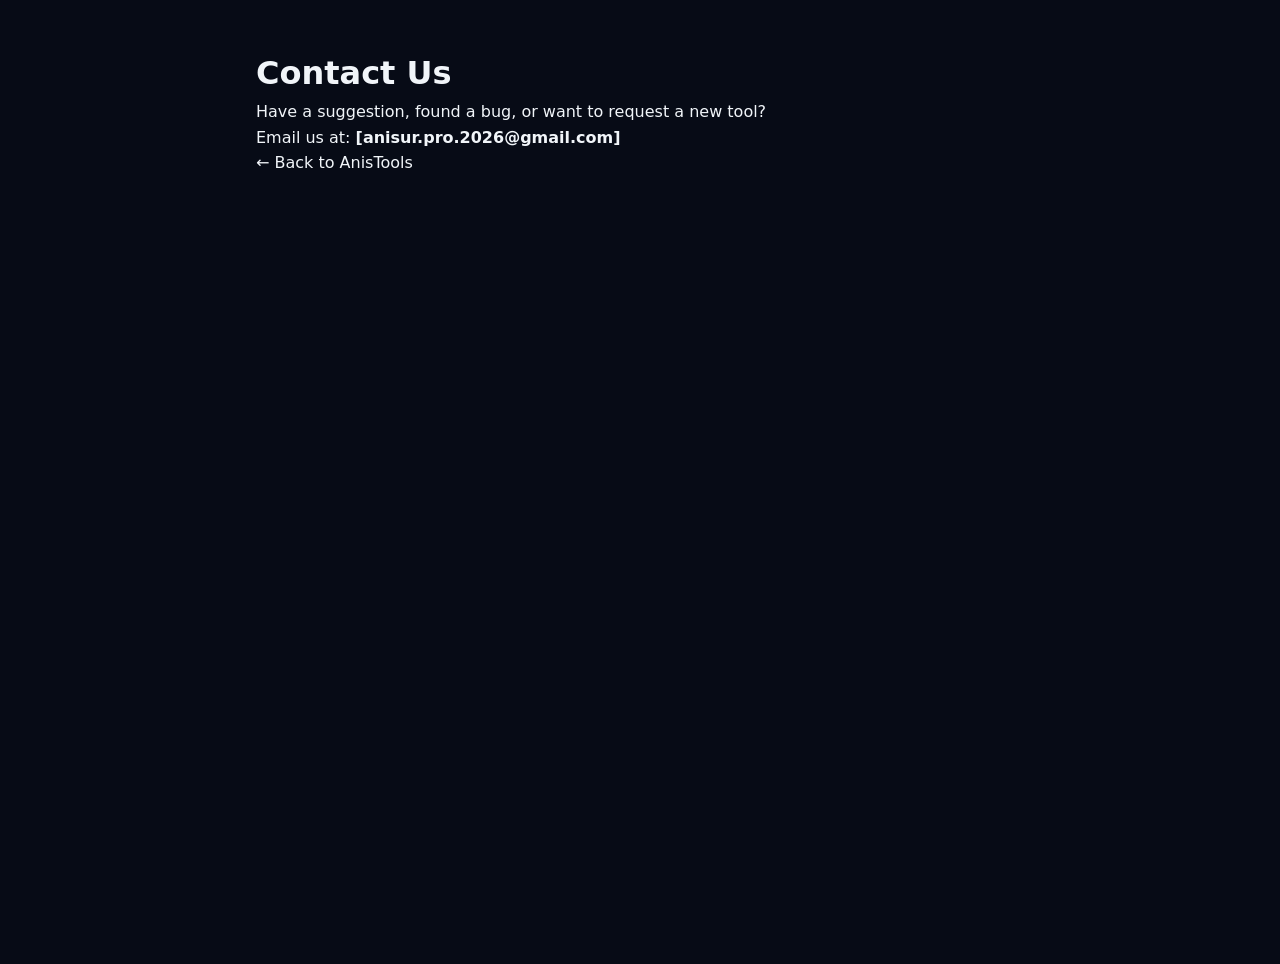
<file: contact.html>
<!DOCTYPE html>
<html lang="en">
<head>
<meta charset="UTF-8">
<meta name="viewport" content="width=device-width, initial-scale=1.0">
<title>Contact — AnisTools</title>
<link rel="stylesheet" href="style.css">
</head>
<body style="max-width:800px;margin:2rem auto;padding:1rem;line-height:1.6;">
<h1>Contact Us</h1>
<p>Have a suggestion, found a bug, or want to request a new tool?</p>
<p>Email us at: <strong>[anisur.pro.2026@gmail.com]</strong></p>
<p><a href="index.html">← Back to AnisTools</a></p>
</body>
</html>
</file>
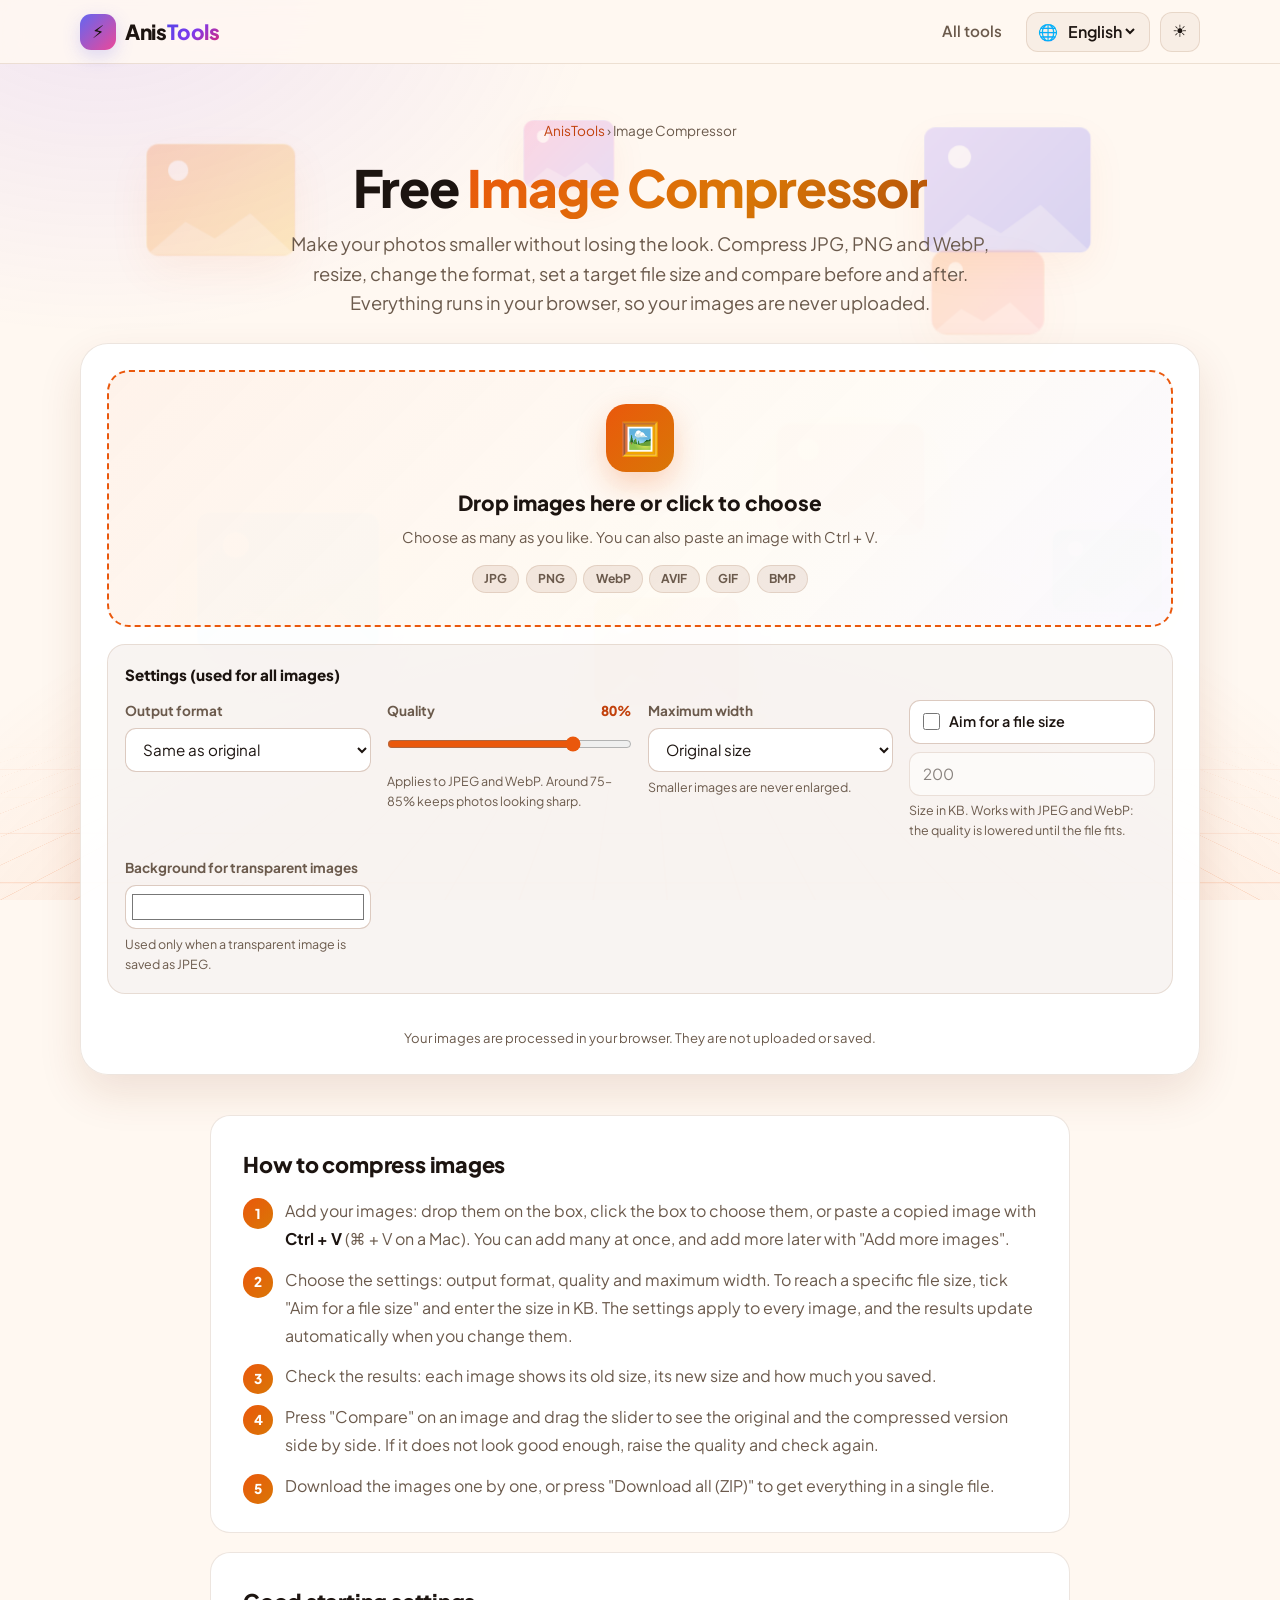
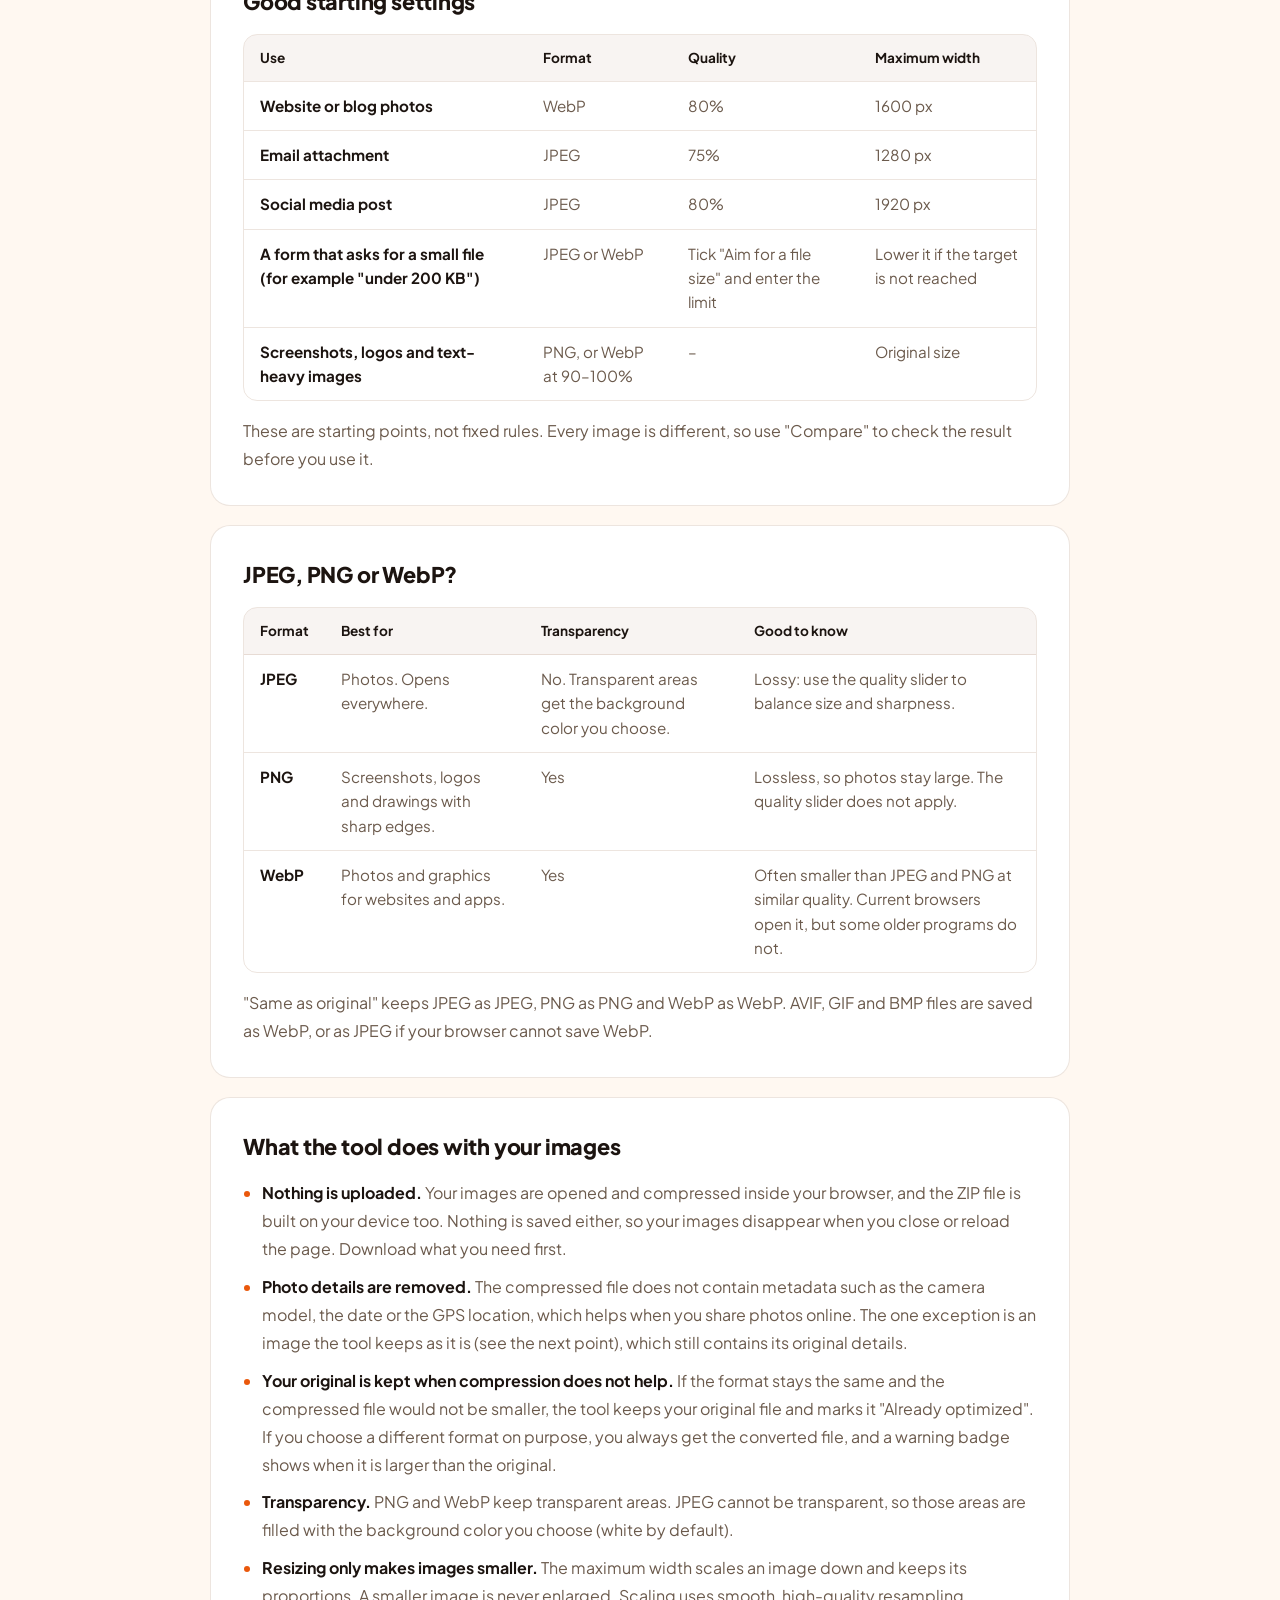
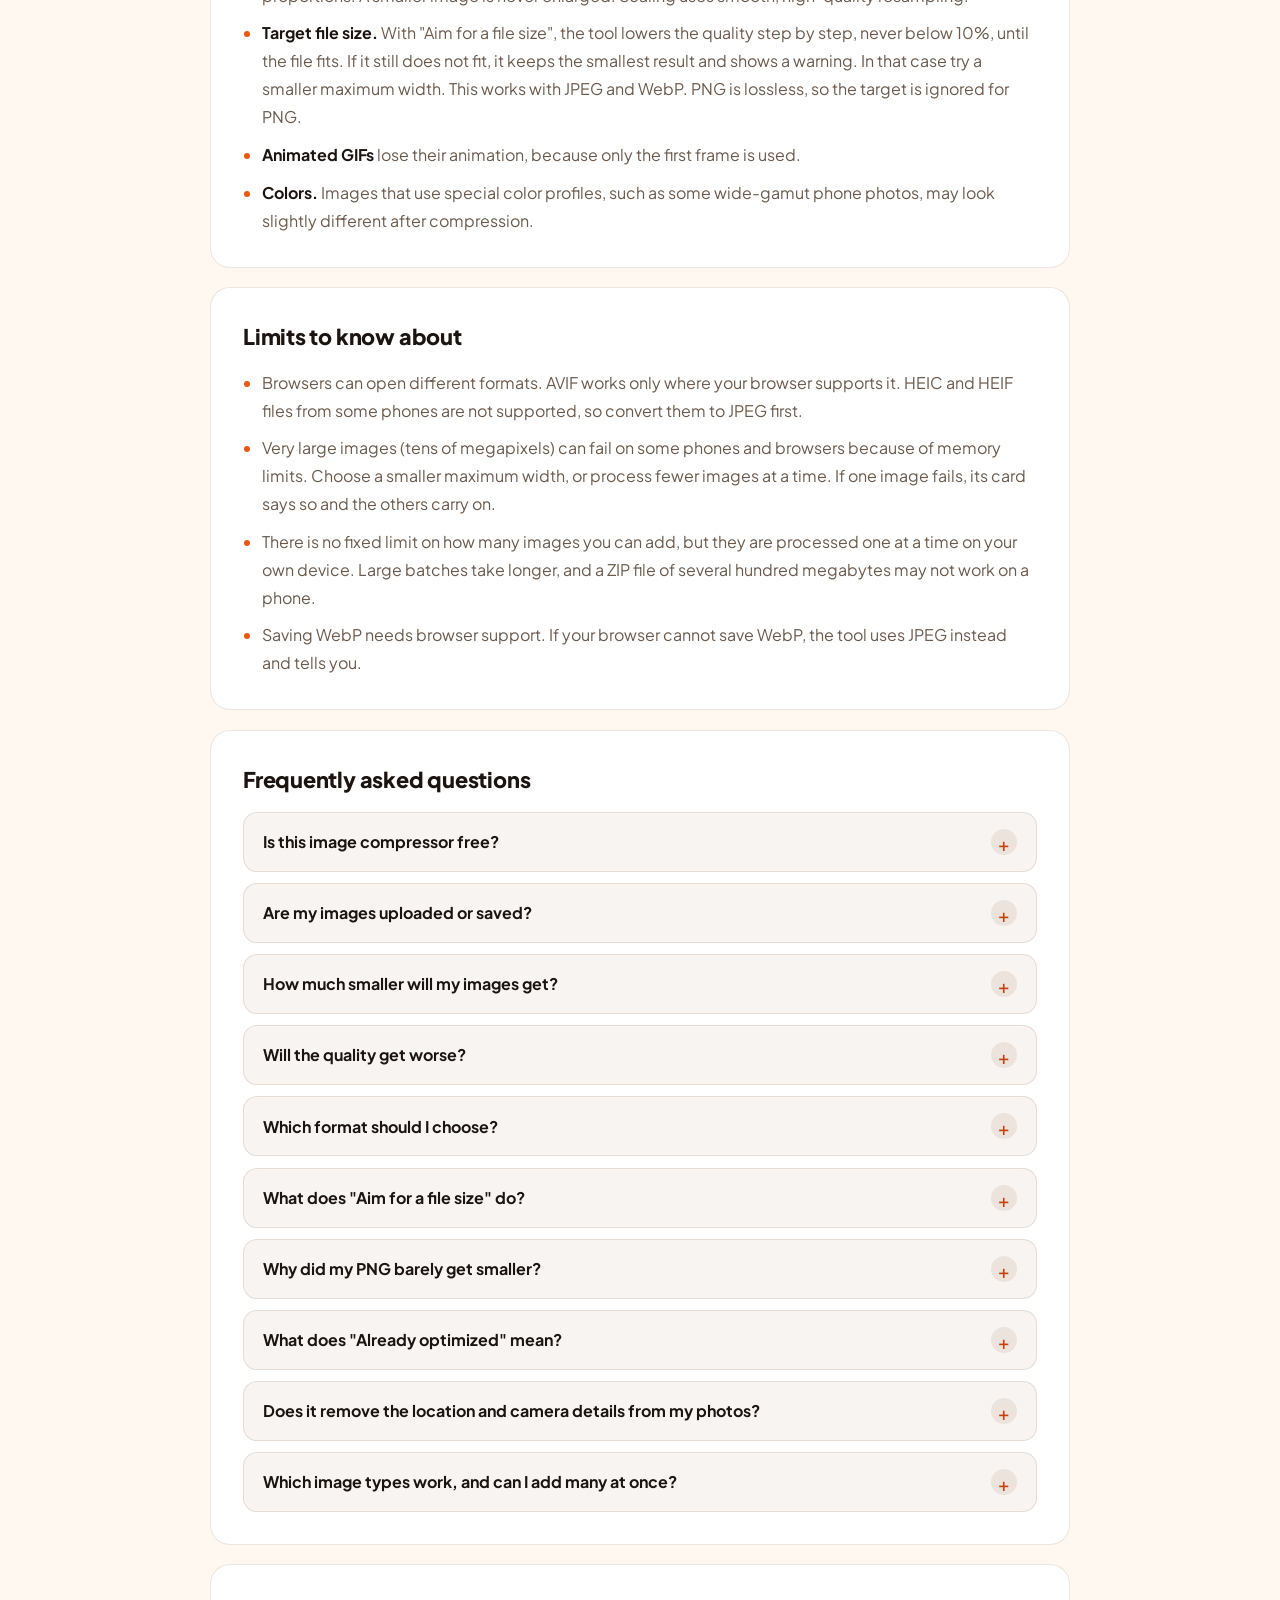
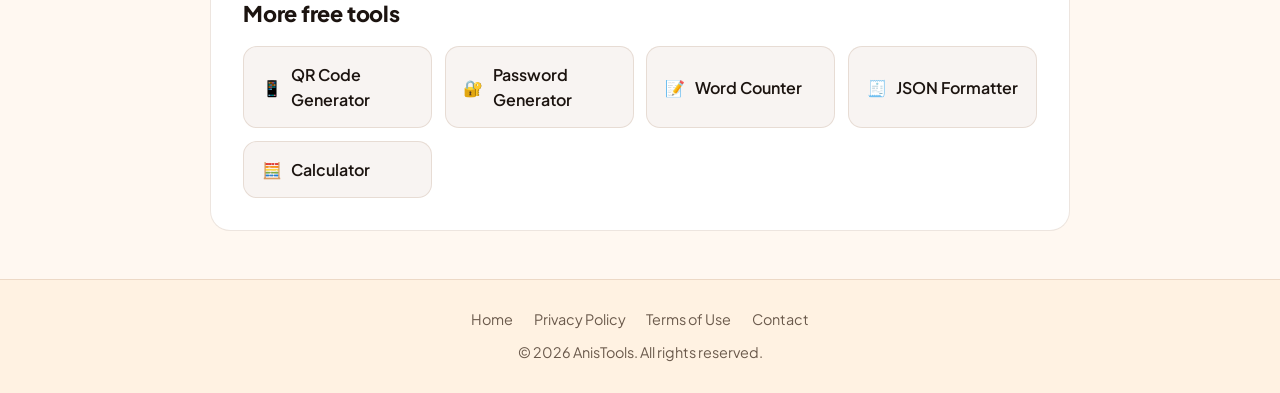
<file: image-compressor.html>
<!DOCTYPE html>
<html lang="en" data-theme="dark">
<head>
  <meta charset="UTF-8">
  <meta name="viewport" content="width=device-width, initial-scale=1">
  <title>Free Image Compressor – Reduce JPG, PNG & WebP Size | AnisTools</title>
  <meta name="description" content="Compress images online for free. Reduce JPG, PNG and WebP file size, resize, convert the format and compare before and after. Works in your browser, so your photos are never uploaded.">
  <meta name="theme-color" content="#0b0907">
  <link rel="canonical" href="https://anisur-ai.github.io/Anistools/image-compressor.html">
  <meta property="og:title" content="Free Image Compressor | AnisTools">
  <meta property="og:description" content="Reduce JPG, PNG and WebP size, resize and convert. Photos never leave your device. Free, no sign-up.">
  <meta property="og:type" content="website">
  <meta property="og:url" content="https://anisur-ai.github.io/Anistools/image-compressor.html">
  <meta name="twitter:card" content="summary">
  <link rel="icon" href="data:image/svg+xml,<svg xmlns=%22http://www.w3.org/2000/svg%22 viewBox=%220 0 100 100%22><text y=%22.9em%22 font-size=%2290%22>⚡</text></svg>">

  <script>
    try {
      var d = document.documentElement;
      d.dataset.theme = localStorage.getItem('theme') || (matchMedia('(prefers-color-scheme: light)').matches ? 'light' : 'dark');
      if (localStorage.getItem('lang') === 'bn') d.lang = 'bn';
    } catch (e) {}
  </script>

  <!-- Google tag (gtag.js) -->
  <script async src="https://www.googletagmanager.com/gtag/js?id=G-LRL9NLYQDY"></script>
  <script>
    window.dataLayer = window.dataLayer || [];
    function gtag(){dataLayer.push(arguments);}
    gtag('js', new Date());
    gtag('config', 'G-LRL9NLYQDY');
  </script>

  <script type="application/ld+json">
  {"@context":"https://schema.org","@graph":[
    {"@type":"WebApplication","name":"Image Compressor – AnisTools","url":"https://anisur-ai.github.io/Anistools/image-compressor.html","applicationCategory":"MultimediaApplication","operatingSystem":"Any","inLanguage":["en","bn"],"offers":{"@type":"Offer","price":"0","priceCurrency":"USD"}},
    {"@type":"BreadcrumbList","itemListElement":[
      {"@type":"ListItem","position":1,"name":"AnisTools","item":"https://anisur-ai.github.io/Anistools/"},
      {"@type":"ListItem","position":2,"name":"Image Compressor","item":"https://anisur-ai.github.io/Anistools/image-compressor.html"}
    ]}
  ]}
  </script>

  <link rel="preconnect" href="https://fonts.googleapis.com">
  <link rel="preconnect" href="https://fonts.gstatic.com" crossorigin>
  <link href="https://fonts.googleapis.com/css2?family=Plus+Jakarta+Sans:wght@400;500;600;700;800&family=Hind+Siliguri:wght@400;500;600;700&display=swap" rel="stylesheet">

  <style>
    :root {
      --bg: #0b0907;
      --bg-alt: rgba(20, 14, 10, 0.66);
      --header-bg: rgba(11, 9, 7, 0.8);
      --surface: rgba(255, 244, 232, 0.05);
      --surface-2: rgba(255, 244, 232, 0.09);
      --card: rgba(24, 18, 13, 0.78);
      --card-solid: #17110c;
      --field: rgba(0, 0, 0, 0.34);
      --border: rgba(255, 237, 213, 0.13);
      --border-strong: rgba(255, 237, 213, 0.27);
      --text: #fdf6ee;
      --muted: #b8a999;
      --link: #fdba74;
      --primary: #6366f1;
      --accent: #ec4899;
      --glow: rgba(99, 102, 241, 0.35);
      --shadow: 0 20px 50px rgba(0, 0, 0, 0.45);
      --header-h: 64px;

      /* Image compressor colours */
      --ic-a: #f97316;
      --ic-b: #f59e0b;
      --ic-c: #fb7185;
      --ic-btn-a: #ea580c;
      --ic-btn-b: #f97316;
      --ic-glow: rgba(249, 115, 22, 0.32);
      --ok: #22c55e;
      --warn: #f59e0b;
      --err: #ef4444;
      --check-a: #2a221b;
      --check-b: #1c1611;
      --grid-c: rgba(249, 115, 22, 0.38);
      --fo: 1;

      --font: 'Plus Jakarta Sans', 'Hind Siliguri', system-ui, -apple-system, 'Segoe UI', Roboto, sans-serif;
      color-scheme: dark;
    }
    [data-theme="light"] {
      --bg: #fff8f1;
      --bg-alt: rgba(255, 237, 213, 0.55);
      --header-bg: rgba(255, 248, 241, 0.86);
      --surface: rgba(120, 53, 15, 0.05);
      --surface-2: rgba(120, 53, 15, 0.09);
      --card: rgba(255, 255, 255, 0.94);
      --card-solid: #ffffff;
      --field: #ffffff;
      --border: rgba(120, 53, 15, 0.13);
      --border-strong: rgba(120, 53, 15, 0.26);
      --text: #1c1410;
      --muted: #6b5a4c;
      --link: #c2410c;
      --glow: rgba(99, 102, 241, 0.22);
      --shadow: 0 18px 44px rgba(120, 53, 15, 0.12);

      --ic-a: #ea580c;
      --ic-b: #d97706;
      --ic-c: #e11d48;
      --ic-glow: rgba(234, 88, 12, 0.25);
      --ok: #16a34a;
      --warn: #d97706;
      --err: #dc2626;
      --check-a: #e9e2da;
      --check-b: #f7f3ee;
      --grid-c: rgba(234, 88, 12, 0.24);
      --fo: 0.5;
      color-scheme: light;
    }

    /* ---------- Base ---------- */
    *, *::before, *::after { box-sizing: border-box; }
    * { margin: 0; padding: 0; }
    html { scroll-behavior: smooth; scroll-padding-top: 84px; -webkit-text-size-adjust: 100%; }
    body {
      font-family: var(--font); background: var(--bg); color: var(--text);
      line-height: 1.6; min-height: 100vh; display: flex; flex-direction: column;
      overflow-x: hidden; -webkit-font-smoothing: antialiased;
      transition: background-color .3s, color .3s;
    }
    main { flex: 1; }
    a { color: inherit; text-decoration: none; }
    button, input, select, textarea { font: inherit; color: inherit; }
    button { cursor: pointer; }
    ul, ol { list-style: none; }
    [hidden] { display: none !important; }
    ::selection { background: var(--ic-a); color: #fff; }
    :focus-visible { outline: 2px solid #38bdf8; outline-offset: 3px; border-radius: 6px; }

    html[lang="bn"] [data-lang-block="en"],
    html:not([lang="bn"]) [data-lang-block="bn"] { display: none; }
    html[lang="bn"] h1, html[lang="bn"] h2, html[lang="bn"] .brand-name { letter-spacing: 0; }

    .container { width: min(1120px, 100% - 2.5rem); margin-inline: auto; }
    .container-narrow { width: min(860px, 100% - 2.5rem); }

    .skip-link {
      position: absolute; left: 12px; top: -64px; z-index: 3000; padding: .6rem 1rem;
      font-weight: 600; color: #fff; background: var(--ic-btn-a); border-radius: 10px;
    }
    .skip-link:focus { top: 12px; }
/* ---------- 3D background (CSS only) ---------- */
    .scene {
      position: fixed; inset: 0; z-index: -1; overflow: hidden; pointer-events: none;
      perspective: 1000px; perspective-origin: 50% 30%;
    }
    .scene::before {
      content: ""; position: absolute; left: 50%; bottom: -34vh; width: 150vw; height: 84vh;
      transform: translateX(-50%);
      background: radial-gradient(ellipse at 50% 100%, var(--ic-glow) 0, transparent 66%);
    }
    .scene::after {
      content: ""; position: absolute; top: -30vh; left: -20vw; width: 70vw; height: 70vh;
      background: radial-gradient(ellipse at 40% 40%, rgba(139, 92, 246, .22) 0, transparent 66%);
    }
    [data-theme="light"] .scene::after { background: radial-gradient(ellipse at 40% 40%, rgba(139, 92, 246, .12) 0, transparent 66%); }

    .scene-inner {
      position: absolute; inset: 0; transform-style: preserve-3d;
      transform: rotateX(calc(var(--py, 0) * -2deg)) rotateY(calc(var(--px, 0) * 3deg));
      transition: transform .25s ease-out;
    }

    .floor {
      position: absolute; left: -60%; right: -60%; bottom: -8vh; height: 62vh; overflow: hidden; opacity: .6;
      transform-origin: 50% 100%; transform: perspective(520px) rotateX(64deg);
      -webkit-mask-image: linear-gradient(to top, #000 12%, transparent 92%);
      mask-image: linear-gradient(to top, #000 12%, transparent 92%);
    }
    .floor::before {
      content: ""; position: absolute; left: 0; right: 0; top: -90px; bottom: 0;
      background-image:
        linear-gradient(var(--grid-c) 2px, transparent 2px),
        linear-gradient(90deg, var(--grid-c) 2px, transparent 2px);
      background-size: 90px 90px;
      animation: floor-move 5s linear infinite;
    }
    @keyframes floor-move { to { transform: translateY(90px); } }

    .frame {
      position: absolute; left: var(--l); top: var(--t); width: var(--s); aspect-ratio: 4 / 3;
      border-radius: 14px; border: 1.5px solid rgba(255, 255, 255, .3);
      background: linear-gradient(135deg, var(--c1), var(--c2));
      opacity: calc(var(--o, .5) * var(--fo));
      box-shadow: 0 18px 50px var(--ic-glow);
      transform: translate3d(0, 0, var(--z));
      animation: tumble var(--d) ease-in-out infinite;
      animation-delay: var(--dl);
      will-change: transform;
    }
    .frame::before {
      content: ""; position: absolute; top: 14%; left: 14%; width: 14%; aspect-ratio: 1;
      border-radius: 50%; background: rgba(255, 255, 255, .78);
    }
    .frame::after {
      content: ""; position: absolute; left: 0; right: 0; bottom: 0; height: 46%;
      background: rgba(255, 255, 255, .3); border-radius: 0 0 12px 12px;
      clip-path: polygon(0 100%, 26% 35%, 46% 68%, 70% 18%, 100% 100%);
    }
    @keyframes tumble {
      0%, 100% { transform: translate3d(0, 0, var(--z)) rotateX(18deg) rotateY(-28deg) rotateZ(-6deg); }
      50%      { transform: translate3d(0, -26px, var(--z)) rotateX(-12deg) rotateY(24deg) rotateZ(5deg); }
    }
    .f1 { --l: 6%;  --t: 14%; --s: 170px; --z: -140px; --c1: #f97316; --c2: #fbbf24; --d: 13s; --dl: -3s; }
    .f2 { --l: 78%; --t: 10%; --s: 210px; --z: -260px; --c1: #a78bfa; --c2: #6366f1; --d: 17s; --dl: -8s; }
    .f3 { --l: 60%; --t: 46%; --s: 140px; --z: 60px;   --c1: #fb7185; --c2: #f97316; --d: 11s; --dl: -5s; --o: .4; }
    .f4 { --l: 14%; --t: 58%; --s: 190px; --z: -40px;  --c1: #38bdf8; --c2: #22d3ee; --d: 15s; --dl: -1s; }
    .f5 { --l: 88%; --t: 64%; --s: 130px; --z: -180px; --c1: #34d399; --c2: #a3e635; --d: 12s; --dl: -9s; }
    .f6 { --l: 38%; --t: 8%;  --s: 120px; --z: -320px; --c1: #f472b6; --c2: #a78bfa; --d: 19s; --dl: -6s; }
    .f7 { --l: 46%; --t: 70%; --s: 160px; --z: -100px; --c1: #fbbf24; --c2: #fb7185; --d: 14s; --dl: -4s; }
    .f8 { --l: 70%; --t: 28%; --s: 100px; --z: 120px;  --c1: #f97316; --c2: #fb7185; --d: 10s; --dl: -7s; --o: .35; }

    /* ---------- Header ---------- */
    .site-header {
      position: sticky; top: 0; z-index: 100; height: var(--header-h);
      background: var(--header-bg);
      -webkit-backdrop-filter: saturate(160%) blur(14px); backdrop-filter: saturate(160%) blur(14px);
      border-bottom: 1px solid var(--border);
    }
    .header-inner { height: 100%; display: flex; align-items: center; justify-content: space-between; gap: 1rem; }
    .brand { display: inline-flex; align-items: center; gap: .55rem; font-weight: 800; font-size: 1.3rem; letter-spacing: -.01em; }
    .brand-mark {
      display: grid; place-items: center; width: 36px; height: 36px; font-size: 1.1rem; border-radius: 11px;
      background: linear-gradient(135deg, var(--primary), var(--accent)); box-shadow: 0 6px 18px var(--glow);
    }
    .grad {
      background-image: linear-gradient(135deg, #818cf8, #a78bfa 45%, #f472b6);
      -webkit-background-clip: text; background-clip: text; -webkit-text-fill-color: transparent; color: transparent;
    }
    [data-theme="light"] .grad { background-image: linear-gradient(135deg, #4f46e5, #7c3aed 50%, #db2777); }
    .grad-ember {
      background-image: linear-gradient(135deg, #fb923c, #f97316 45%, #fbbf24);
      -webkit-background-clip: text; background-clip: text; -webkit-text-fill-color: transparent; color: transparent;
    }
    [data-theme="light"] .grad-ember { background-image: linear-gradient(135deg, #ea580c, #d97706 60%, #b45309); }
    .header-actions { display: flex; align-items: center; gap: .6rem; }
    .nav-link { padding: .5rem .85rem; font-weight: 600; font-size: .95rem; color: var(--muted); border-radius: 10px; transition: color .2s, background-color .2s; }
    .nav-link:hover { color: var(--text); background: var(--surface-2); }
    .lang-switch { display: flex; align-items: center; gap: .4rem; height: 40px; padding: 0 .7rem; background: var(--surface); border: 1px solid var(--border); border-radius: 12px; cursor: pointer; }
    .lang-switch select { background: transparent; border: 0; outline: 0; font-weight: 600; cursor: pointer; }
    .icon-btn { display: grid; place-items: center; width: 40px; height: 40px; font-size: 1.05rem; background: var(--surface); border: 1px solid var(--border); border-radius: 12px; transition: background-color .2s; }
    .icon-btn:hover { background: var(--surface-2); }
    select option { background: var(--card-solid); color: var(--text); }

    /* ---------- Page hero ---------- */
    .page-hero { padding: clamp(2rem, 5vw, 3.5rem) 0 1.6rem; text-align: center; }
    .breadcrumb { margin-bottom: 1rem; font-size: .85rem; color: var(--muted); }
    .breadcrumb a { color: var(--link); }
    .breadcrumb a:hover { text-decoration: underline; }
    .page-hero h1 { margin-bottom: .8rem; font-size: clamp(2rem, 5.5vw, 3.2rem); font-weight: 800; line-height: 1.15; letter-spacing: -.02em; text-wrap: balance; }
    .page-hero .lead { max-width: 700px; margin: 0 auto; color: var(--muted); font-size: clamp(1rem, 2.2vw, 1.15rem); }
/* ---------- Image compressor tool ---------- */
    .tool-shell {
      padding: clamp(1rem, 2.6vw, 1.6rem);
      background: var(--card); border: 1px solid var(--border); border-radius: 28px; box-shadow: var(--shadow);
    }

    .dropzone {
      position: relative; display: flex; flex-direction: column; align-items: center; justify-content: center; gap: .45rem;
      min-height: 240px; padding: 2rem 1.2rem; text-align: center; cursor: pointer;
      border: 2px dashed var(--ic-a); border-radius: 22px;
      background: linear-gradient(135deg, rgba(249, 115, 22, .09), rgba(245, 158, 11, .04) 60%, rgba(167, 139, 250, .06));
      transition: background-color .2s, transform .2s;
    }
    .dropzone:hover { background-color: rgba(249, 115, 22, .1); }
    .dropzone.drag { background-color: rgba(249, 115, 22, .18); border-style: solid; transform: scale(1.01); }
    .dz-icon {
      display: grid; place-items: center; width: 68px; height: 68px; margin-bottom: .4rem; font-size: 2rem;
      border-radius: 20px; background: linear-gradient(135deg, var(--ic-btn-a), var(--ic-b)); box-shadow: 0 12px 30px var(--ic-glow);
    }
    .dz-title { font-size: clamp(1.05rem, 2.8vw, 1.3rem); font-weight: 800; }
    .dz-sub { font-size: .92rem; color: var(--muted); }
    .dz-formats { display: flex; flex-wrap: wrap; justify-content: center; gap: .4rem; margin-top: .5rem; }
    .dz-tag {
      padding: .2rem .7rem; font-size: .76rem; font-weight: 700; color: var(--muted);
      background: var(--surface-2); border: 1px solid var(--border); border-radius: 999px;
    }

    .ic-settings { margin-top: 1.1rem; padding: 1.1rem; background: var(--surface); border: 1px solid var(--border); border-radius: 18px; }
    .ic-settings-title { margin-bottom: .8rem; font-size: .95rem; font-weight: 800; }
    .ic-grid { display: grid; grid-template-columns: repeat(auto-fit, minmax(210px, 1fr)); gap: 1rem; }
    .ic-field { min-width: 0; }
    .ic-label { display: flex; align-items: center; justify-content: space-between; gap: .5rem; margin-bottom: .4rem; font-size: .85rem; font-weight: 700; color: var(--muted); }
    .ic-label output { color: var(--link); font-weight: 800; font-variant-numeric: tabular-nums; }
    .ic-select, .ic-input {
      width: 100%; min-height: 44px; padding: .55rem .8rem; font-size: .95rem; outline: 0;
      background: var(--field); border: 1px solid var(--border-strong); border-radius: 11px;
    }
    .ic-select:focus, .ic-input:focus { border-color: var(--ic-a); box-shadow: 0 0 0 3px var(--ic-glow); }
    .ic-input:disabled { opacity: .5; cursor: not-allowed; }
    .ic-range { width: 100%; height: 32px; accent-color: var(--ic-a); cursor: pointer; }
    .ic-check {
      display: flex; align-items: center; gap: .55rem; min-height: 44px; padding: 0 .8rem;
      font-size: .9rem; font-weight: 600; cursor: pointer;
      background: var(--field); border: 1px solid var(--border-strong); border-radius: 11px;
    }
    .ic-check input { flex: none; width: 17px; height: 17px; accent-color: var(--ic-a); }
    .ic-color { width: 100%; height: 44px; padding: 4px; cursor: pointer; background: var(--field); border: 1px solid var(--border-strong); border-radius: 11px; }
    .ic-hint { margin-top: .35rem; font-size: .78rem; color: var(--muted); }

    .ic-summary {
      margin-top: 1.1rem; padding: 1.1rem; border: 1px solid var(--border-strong); border-radius: 18px;
      background: linear-gradient(135deg, rgba(249, 115, 22, .1), rgba(245, 158, 11, .04));
    }
    .ic-sum-stats { display: grid; grid-template-columns: repeat(4, minmax(0, 1fr)); gap: .7rem; }
    .ic-sum-stat { padding: .7rem .5rem; text-align: center; background: var(--surface); border: 1px solid var(--border); border-radius: 13px; }
    .ic-sum-num { display: block; font-size: 1.15rem; font-weight: 800; line-height: 1.3; overflow-wrap: anywhere; font-variant-numeric: tabular-nums; }
    .ic-sum-num.good { color: var(--ok); }
    .ic-sum-label { display: block; margin-top: .1rem; font-size: .74rem; font-weight: 600; color: var(--muted); }
    .ic-sum-actions { display: flex; flex-wrap: wrap; gap: .6rem; margin-top: 1rem; }

    .ic-btn {
      display: inline-flex; align-items: center; justify-content: center; gap: .4rem;
      min-height: 44px; padding: .55rem 1.1rem; font-weight: 700; font-size: .92rem; white-space: nowrap;
      background: var(--surface); border: 1px solid var(--border-strong); border-radius: 12px;
      transition: transform .15s, border-color .2s, box-shadow .2s, color .2s;
    }
    .ic-btn:active { transform: scale(.97); }
    .ic-btn[disabled] { opacity: .5; cursor: not-allowed; }
    .ic-btn-primary {
      color: #fff; border-color: transparent;
      background: linear-gradient(135deg, var(--ic-btn-a), var(--ic-btn-b));
      box-shadow: 0 8px 22px var(--ic-glow);
    }
    @media (hover: hover) {
      .ic-btn:not([disabled]):hover { border-color: var(--ic-a); }
      .ic-btn-primary:not([disabled]):hover { border-color: transparent; transform: translateY(-1px); }
      .ic-btn-danger:not([disabled]):hover { color: var(--err); border-color: var(--err); }
    }

    .ic-list { display: grid; gap: .8rem; margin-top: 1.1rem; }
    .ic-card {
      position: relative; display: grid; grid-template-columns: 76px minmax(0, 1fr) auto; align-items: center; gap: .9rem;
      padding: .8rem; overflow: hidden; background: var(--surface); border: 1px solid var(--border); border-radius: 16px;
      animation: pop .3s ease both;
    }
    @keyframes pop { from { opacity: 0; transform: translateY(8px); } to { opacity: 1; transform: none; } }
    .ic-card.err { border-color: var(--err); }
    .ic-thumb, .ic-cmp {
      background-image: conic-gradient(var(--check-a) 25%, var(--check-b) 0 50%, var(--check-a) 0 75%, var(--check-b) 0);
      background-size: 16px 16px;
    }
    .ic-thumb { width: 76px; height: 76px; overflow: hidden; border-radius: 12px; }
    .ic-thumb img { display: block; width: 100%; height: 100%; object-fit: cover; }
    .ic-info { min-width: 0; }
    .ic-name { overflow: hidden; text-overflow: ellipsis; white-space: nowrap; font-weight: 700; font-size: .95rem; }
    .ic-meta { margin-top: .1rem; font-size: .8rem; color: var(--muted); overflow-wrap: anywhere; }
    .ic-sizes { display: flex; flex-wrap: wrap; align-items: center; gap: .4rem .6rem; margin-top: .4rem; font-size: .85rem; font-weight: 700; font-variant-numeric: tabular-nums; }
    .ic-old { color: var(--muted); text-decoration: line-through; }
    .ic-badge { padding: .1rem .55rem; font-size: .76rem; font-weight: 800; color: #052e16; background: var(--ok); border-radius: 999px; }
    .ic-badge.warn { color: #451a03; background: var(--warn); }
    .ic-badge.busy { color: var(--muted); background: var(--surface-2); }
    .ic-err { font-size: .82rem; font-weight: 600; color: var(--err); }
    .ic-actions { display: flex; flex-wrap: wrap; justify-content: flex-end; gap: .4rem; }
    .ic-mini {
      min-height: 36px; padding: .35rem .8rem; font-size: .82rem; font-weight: 700; white-space: nowrap;
      background: var(--surface-2); border: 1px solid var(--border); border-radius: 10px; transition: border-color .2s;
    }
    .ic-mini[disabled] { opacity: .45; cursor: not-allowed; }
    .ic-mini-primary { color: #fff; border-color: transparent; background: linear-gradient(135deg, var(--ic-btn-a), var(--ic-btn-b)); }
    @media (hover: hover) { .ic-mini:not([disabled]):hover { border-color: var(--ic-a); } }
    .ic-bar { position: absolute; left: 0; right: 0; bottom: 0; height: 3px; overflow: hidden; display: none; }
    .ic-card.busy .ic-bar { display: block; }
    .ic-bar::before {
      content: ""; position: absolute; top: 0; bottom: 0; width: 40%;
      background: linear-gradient(90deg, transparent, var(--ic-a), transparent); animation: slide 1s linear infinite;
    }
    @keyframes slide { from { left: -40%; } to { left: 100%; } }
    .ic-note { margin-top: 1rem; font-size: .82rem; text-align: center; color: var(--muted); }

    /* Before / after comparison window */
    .ic-modal { position: fixed; inset: 0; z-index: 500; display: grid; place-items: center; padding: 1rem; background: rgba(6, 4, 2, .8); animation: fade .2s ease; }
    @keyframes fade { from { opacity: 0; } to { opacity: 1; } }
    .ic-modal-box {
      width: min(980px, 100%); max-height: 100%; overflow: auto; padding: 1rem;
      background: var(--card-solid); border: 1px solid var(--border-strong); border-radius: 22px; box-shadow: var(--shadow);
    }
    .ic-modal-head { display: flex; align-items: center; justify-content: space-between; gap: .8rem; margin-bottom: .8rem; }
    .ic-modal-title { overflow: hidden; text-overflow: ellipsis; white-space: nowrap; font-weight: 800; }
    .ic-close { flex: none; width: 40px; height: 40px; font-size: 1.1rem; background: var(--surface-2); border: 1px solid var(--border); border-radius: 10px; }
    .ic-cmp { position: relative; overflow: hidden; border-radius: 14px; -webkit-user-select: none; user-select: none; touch-action: pan-y; }
    .ic-cmp img { display: block; width: 100%; height: auto; max-height: 68vh; margin: 0 auto; object-fit: contain; }
    .ic-cmp .ic-cmp-top { position: absolute; inset: 0; height: 100%; clip-path: inset(0 calc(100% - var(--pos, 50%)) 0 0); }
    .ic-cmp-handle { position: absolute; top: 0; bottom: 0; left: var(--pos, 50%); width: 0; pointer-events: none; }
    .ic-cmp-handle::before { content: ""; position: absolute; top: 0; bottom: 0; left: -1px; width: 2px; background: #fff; box-shadow: 0 0 8px rgba(0, 0, 0, .5); }
    .ic-cmp-handle::after {
      content: "↔"; position: absolute; top: 50%; left: 0; transform: translate(-50%, -50%);
      display: grid; place-items: center; width: 42px; height: 42px; font-size: 1.1rem; font-weight: 800; color: #fff;
      background: linear-gradient(135deg, var(--ic-btn-a), var(--ic-btn-b)); border: 2px solid #fff; border-radius: 50%;
      box-shadow: 0 6px 18px rgba(0, 0, 0, .45);
    }
    .ic-cmp-range { position: absolute; inset: 0; width: 100%; height: 100%; margin: 0; opacity: 0; cursor: ew-resize; }
    .ic-cmp-label {
      position: absolute; top: 10px; padding: .2rem .7rem; font-size: .78rem; font-weight: 800; color: #fff;
      background: rgba(0, 0, 0, .62); border-radius: 999px; pointer-events: none;
    }
    .ic-cmp-label.l { left: 10px; }
    .ic-cmp-label.r { right: 10px; }
    .ic-cmp-info { display: flex; flex-wrap: wrap; justify-content: space-between; gap: .4rem 1rem; margin-top: .8rem; font-size: .9rem; font-weight: 700; color: var(--muted); }

    /* ---------- Content ---------- */
    .content { display: grid; gap: 1.2rem; padding: 2.5rem 0 3rem; }
    .content-card { padding: clamp(1.3rem, 3vw, 2rem); background: var(--card); border: 1px solid var(--border); border-radius: 20px; }
    .content-card h2 { margin-bottom: .9rem; font-size: 1.35rem; font-weight: 800; letter-spacing: -.01em; }
    .content-card p, .content-card li { color: var(--muted); line-height: 1.75; }
    .content-card strong { color: var(--text); }
    .content-card code { padding: .1rem .4rem; font-size: .88em; color: var(--text); background: var(--surface-2); border-radius: 6px; }
    .content-card ol { display: grid; gap: .8rem; counter-reset: step; }
    .content-card ol li { position: relative; padding-left: 2.6rem; counter-increment: step; }
    .content-card ol li::before {
      content: counter(step); position: absolute; left: 0; top: .1rem; display: grid; place-items: center;
      width: 1.9rem; height: 1.9rem; font-weight: 800; font-size: .85rem; color: #fff;
      background: linear-gradient(135deg, var(--ic-btn-a), var(--ic-b)); border-radius: 50%;
    }
    .content-card ul { display: grid; gap: .6rem; padding-left: 1.2rem; list-style: disc; }
    .content-card ul li::marker { color: var(--ic-a); }

    .table-wrap { overflow-x: auto; border: 1px solid var(--border); border-radius: 14px; }
    .table-wrap table { width: 100%; min-width: 420px; border-collapse: collapse; font-size: .95rem; }
    .table-wrap th, .table-wrap td { padding: .75rem 1rem; text-align: left; vertical-align: top; border-bottom: 1px solid var(--border); }
    .table-wrap th { font-size: .85rem; color: var(--text); background: var(--surface); }
    .table-wrap td { color: var(--muted); }
    .table-wrap tr:last-child td { border-bottom: 0; }

    .faq { display: grid; gap: .7rem; }
    .faq details { background: var(--surface); border: 1px solid var(--border); border-radius: 14px; transition: border-color .2s; }
    .faq details[open] { border-color: var(--border-strong); }
    .faq summary {
      display: flex; align-items: center; justify-content: space-between; gap: 1rem;
      padding: 1rem 1.2rem; font-weight: 700; cursor: pointer; list-style: none;
    }
    .faq summary::-webkit-details-marker { display: none; }
    .faq summary::after {
      content: "+"; flex: none; display: grid; place-items: center; width: 26px; height: 26px; font-size: 1.15rem; font-weight: 500;
      color: var(--link); background: var(--surface-2); border-radius: 50%; transition: transform .2s;
    }
    .faq details[open] summary::after { transform: rotate(45deg); }
    .faq details p { padding: 0 1.2rem 1.1rem; }

    .related-grid { display: grid; gap: .8rem; grid-template-columns: repeat(auto-fit, minmax(170px, 1fr)); }
    .related-link {
      display: flex; align-items: center; gap: .6rem; padding: .9rem 1.1rem; font-weight: 600;
      background: var(--surface); border: 1px solid var(--border); border-radius: 14px;
      transition: border-color .2s, transform .2s;
    }
    @media (hover: hover) { .related-link:hover { border-color: var(--ic-a); transform: translateY(-2px); } }

    /* ---------- Footer & toast ---------- */
    .site-footer { padding: 1.8rem 0; text-align: center; font-size: .9rem; color: var(--muted); background: var(--bg-alt); border-top: 1px solid var(--border); }
    .footer-links { display: flex; flex-wrap: wrap; justify-content: center; gap: .4rem 1.3rem; margin-bottom: .6rem; }
    .footer-links a:hover { color: var(--text); }
    .toast {
      position: fixed; left: 50%; bottom: 24px; z-index: 1000; max-width: 90vw; padding: .8rem 1.4rem; text-align: center;
      font-weight: 600; color: #fff; background: linear-gradient(135deg, var(--ic-btn-a), var(--ic-btn-b));
      border-radius: 999px; box-shadow: 0 10px 25px var(--ic-glow);
      transform: translate(-50%, 120px); opacity: 0; pointer-events: none; transition: transform .3s, opacity .3s;
    }
    .toast.show { transform: translate(-50%, 0); opacity: 1; }

    /* ---------- Responsive ---------- */
    @media (max-width: 860px) {
      .ic-sum-stats { grid-template-columns: repeat(2, minmax(0, 1fr)); }
    }
    @media (max-width: 640px) {
      .ic-card { grid-template-columns: 64px minmax(0, 1fr); }
      .ic-thumb { width: 64px; height: 64px; }
      .ic-actions { grid-column: 1 / -1; justify-content: stretch; }
      .ic-actions .ic-mini { flex: 1 1 0; }
    }
    @media (max-width: 560px) {
      .brand-name { font-size: 1.1rem; }
      .lang-switch { padding: 0 .5rem; }
      .lang-switch > span { display: none; }
      .nav-link { display: none; }
      .tool-shell { border-radius: 22px; }
      .dropzone { min-height: 200px; }
      .ic-sum-actions .ic-btn { flex: 1 1 100%; }
      .f3, .f6, .f8 { display: none; }
      .floor { height: 46vh; }
    }
    @media (prefers-reduced-motion: reduce) {
      html { scroll-behavior: auto; }
      *, *::before, *::after { animation: none !important; transition: none !important; }
    }
  </style>
</head>
<body>
  <a class="skip-link" href="#tool">Skip to tool</a>

  <!-- 3D background: floating photo frames over a moving grid floor -->
  <div class="scene" aria-hidden="true">
    <div class="scene-inner" id="sceneInner">
      <div class="floor"></div>
      <div class="frame f1"></div>
      <div class="frame f2"></div>
      <div class="frame f3"></div>
      <div class="frame f4"></div>
      <div class="frame f5"></div>
      <div class="frame f6"></div>
      <div class="frame f7"></div>
      <div class="frame f8"></div>
    </div>
  </div>

  <header class="site-header">
    <div class="container header-inner">
      <a class="brand" href="./" aria-label="AnisTools home">
        <span class="brand-mark" aria-hidden="true">⚡</span>
        <span class="brand-name">Anis<span class="grad">Tools</span></span>
      </a>
      <div class="header-actions">
        <a class="nav-link" href="./#tools"><span data-lang-block="en">All tools</span><span data-lang-block="bn">সব টুলস</span></a>
        <label class="lang-switch">
          <span aria-hidden="true">🌐</span>
          <select id="langSelect" aria-label="Language">
            <option value="en">English</option>
            <option value="bn">বাংলা</option>
          </select>
        </label>
        <button id="themeToggle" class="icon-btn" type="button" aria-label="Toggle theme">🌙</button>
      </div>
    </div>
  </header>

  <main id="main">

    <section class="page-hero">
      <div class="container">
        <nav class="breadcrumb" aria-label="Breadcrumb">
          <a href="./">AnisTools</a> ›
          <span data-lang-block="en">Image Compressor</span><span data-lang-block="bn">ইমেজ কম্প্রেসর</span>
        </nav>
        <h1>
          <span data-lang-block="en">Free <span class="grad-ember">Image Compressor</span></span>
          <span data-lang-block="bn">ফ্রি <span class="grad-ember">ইমেজ কম্প্রেসর</span></span>
        </h1>
        <p class="lead">
          <span data-lang-block="en">Make your photos smaller without losing the look. Compress JPG, PNG and WebP, resize, change the format, set a target file size and compare before and after. Everything runs in your browser, so your images are never uploaded.</span>
          <span data-lang-block="bn">ছবির চেহারা নষ্ট না করে সাইজ ছোট করুন। JPG, PNG ও WebP কম্প্রেস করুন, মাপ বদলান, ফরম্যাট বদলান, ফাইল সাইজের লক্ষ্য ঠিক করুন আর আগে-পরে মিলিয়ে দেখুন। সবকিছু আপনার ব্রাউজারেই চলে, তাই আপনার ছবি কোথাও আপলোড হয় না।</span>
        </p>
      </div>
    </section>

    <!-- ============ TOOL ============ -->
    <section class="container" id="tool" aria-label="Image compressor">
      <div class="tool-shell">

        <input type="file" id="fileInput" accept="image/png,image/jpeg,image/webp,image/avif,image/gif,image/bmp" multiple hidden>

        <!-- Drop zone -->
        <div class="dropzone" id="dropzone" role="button" tabindex="0">
          <span class="dz-icon" aria-hidden="true">🖼️</span>
          <span class="dz-title">
            <span data-lang-block="en">Drop images here or click to choose</span>
            <span data-lang-block="bn">ছবি এখানে টেনে আনুন বা ক্লিক করে বেছে নিন</span>
          </span>
          <span class="dz-sub">
            <span data-lang-block="en">Choose as many as you like. You can also paste an image with Ctrl + V.</span>
            <span data-lang-block="bn">যত খুশি ছবি নিন। Ctrl + V দিয়ে ছবি পেস্টও করতে পারেন।</span>
          </span>
          <span class="dz-formats" aria-hidden="true">
            <span class="dz-tag">JPG</span><span class="dz-tag">PNG</span><span class="dz-tag">WebP</span>
            <span class="dz-tag">AVIF</span><span class="dz-tag">GIF</span><span class="dz-tag">BMP</span>
          </span>
        </div>

        <!-- Settings -->
        <div class="ic-settings">
          <h2 class="ic-settings-title">
            <span data-lang-block="en">Settings (used for all images)</span>
            <span data-lang-block="bn">সেটিংস (সব ছবির জন্য)</span>
          </h2>
          <div class="ic-grid">

            <div class="ic-field">
              <label class="ic-label" for="fmtSel"><span data-lang-block="en">Output format</span><span data-lang-block="bn">আউটপুট ফরম্যাট</span></label>
              <select class="ic-select" id="fmtSel">
                <option value="original" data-en="Same as original" data-bn="আসলের মতোই" selected>Same as original</option>
                <option value="jpeg">JPEG</option>
                <option value="webp">WebP</option>
                <option value="png" data-en="PNG (lossless)" data-bn="PNG (লসলেস)">PNG (lossless)</option>
              </select>
            </div>

            <div class="ic-field">
              <label class="ic-label" for="qualityRange">
                <span><span data-lang-block="en">Quality</span><span data-lang-block="bn">কোয়ালিটি</span></span>
                <output id="qualityOut" for="qualityRange">80%</output>
              </label>
              <input class="ic-range" type="range" id="qualityRange" min="10" max="100" step="1" value="80">
              <p class="ic-hint" id="qualityHint">
                <span data-lang-block="en">Applies to JPEG and WebP. Around 75–85% keeps photos looking sharp.</span>
                <span data-lang-block="bn">JPEG ও WebP-তে কাজ করে। ৭৫–৮৫% রাখলে ছবি ধারালো দেখায়।</span>
              </p>
            </div>

            <div class="ic-field">
              <label class="ic-label" for="widthSel"><span data-lang-block="en">Maximum width</span><span data-lang-block="bn">সর্বোচ্চ প্রস্থ</span></label>
              <select class="ic-select" id="widthSel">
                <option value="0" data-en="Original size" data-bn="আসল মাপ" selected>Original size</option>
                <option value="3840">3840 px (4K)</option>
                <option value="2560">2560 px</option>
                <option value="1920">1920 px (Full HD)</option>
                <option value="1600">1600 px</option>
                <option value="1280">1280 px (HD)</option>
                <option value="1024">1024 px</option>
                <option value="800">800 px</option>
                <option value="640">640 px</option>
                <option value="custom" data-en="Custom…" data-bn="নিজে দিন…">Custom…</option>
              </select>
              <input class="ic-input" type="number" id="widthInput" min="16" max="16000" step="1" value="1200" inputmode="numeric" hidden style="margin-top: .5rem;" aria-label="Custom width in pixels">
              <p class="ic-hint">
                <span data-lang-block="en">Smaller images are never enlarged.</span>
                <span data-lang-block="bn">ছোট ছবি কখনো বড় করা হয় না।</span>
              </p>
            </div>

            <div class="ic-field">
              <label class="ic-check" for="targetChk">
                <input type="checkbox" id="targetChk">
                <span><span data-lang-block="en">Aim for a file size</span><span data-lang-block="bn">ফাইল সাইজের লক্ষ্য ঠিক করুন</span></span>
              </label>
              <input class="ic-input" type="number" id="targetKb" min="5" max="20000" step="5" value="200" inputmode="numeric" disabled style="margin-top: .5rem;" aria-label="Target size in KB">
              <p class="ic-hint">
                <span data-lang-block="en">Size in KB. Works with JPEG and WebP: the quality is lowered until the file fits.</span>
                <span data-lang-block="bn">সাইজ কেবি-তে। JPEG ও WebP-তে কাজ করে: ফাইল না মেলা পর্যন্ত কোয়ালিটি কমানো হয়।</span>
              </p>
            </div>

            <div class="ic-field">
              <label class="ic-label" for="bgColor"><span data-lang-block="en">Background for transparent images</span><span data-lang-block="bn">স্বচ্ছ ছবির ব্যাকগ্রাউন্ড</span></label>
              <input class="ic-color" type="color" id="bgColor" value="#ffffff">
              <p class="ic-hint">
                <span data-lang-block="en">Used only when a transparent image is saved as JPEG.</span>
                <span data-lang-block="bn">শুধু স্বচ্ছ ছবি JPEG হিসেবে সেভ করলে কাজে লাগে।</span>
              </p>
            </div>

          </div>
        </div>

        <!-- Totals -->
        <div class="ic-summary" id="summary" hidden>
          <div class="ic-sum-stats">
            <div class="ic-sum-stat">
              <span class="ic-sum-num" id="sumCount">0</span>
              <span class="ic-sum-label"><span data-lang-block="en">Images</span><span data-lang-block="bn">ছবি</span></span>
            </div>
            <div class="ic-sum-stat">
              <span class="ic-sum-num" id="sumOrig">0 KB</span>
              <span class="ic-sum-label"><span data-lang-block="en">Original total</span><span data-lang-block="bn">আসল মোট</span></span>
            </div>
            <div class="ic-sum-stat">
              <span class="ic-sum-num" id="sumNew">0 KB</span>
              <span class="ic-sum-label"><span data-lang-block="en">Compressed total</span><span data-lang-block="bn">কম্প্রেসড মোট</span></span>
            </div>
            <div class="ic-sum-stat">
              <span class="ic-sum-num good" id="sumSaved">0%</span>
              <span class="ic-sum-label"><span data-lang-block="en">Saved</span><span data-lang-block="bn">সাশ্রয়</span></span>
            </div>
          </div>
          <div class="ic-sum-actions">
            <button class="ic-btn ic-btn-primary" id="btnZip" type="button"><span data-lang-block="en">Download all (ZIP)</span><span data-lang-block="bn">সব ডাউনলোড (ZIP)</span></button>
            <button class="ic-btn" id="btnAdd" type="button"><span data-lang-block="en">Add more images</span><span data-lang-block="bn">আরও ছবি যোগ করুন</span></button>
            <button class="ic-btn ic-btn-danger" id="btnClearAll" type="button"><span data-lang-block="en">Clear all</span><span data-lang-block="bn">সব মুছুন</span></button>
          </div>
        </div>

        <!-- One card per image is added here -->
        <div class="ic-list" id="list" aria-live="polite"></div>

        <p class="ic-note">
          <span data-lang-block="en">Your images are processed in your browser. They are not uploaded or saved.</span>
          <span data-lang-block="bn">আপনার ছবি আপনার ব্রাউজারেই প্রসেস হয়। এগুলো আপলোড বা সংরক্ষণ করা হয় না।</span>
        </p>

      </div>
    </section>

    <!-- Before / after comparison window -->
    <div class="ic-modal" id="modal" hidden role="dialog" aria-modal="true" aria-labelledby="modalTitle">
      <div class="ic-modal-box">
        <div class="ic-modal-head">
          <span class="ic-modal-title" id="modalTitle"></span>
          <button class="ic-close" id="modalClose" type="button" aria-label="Close">✕</button>
        </div>
        <div class="ic-cmp" id="cmp" style="--pos: 50%;">
          <img id="cmpAfter" alt="">
          <div class="ic-cmp-top"><img id="cmpBefore" alt=""></div>
          <span class="ic-cmp-label l"><span data-lang-block="en">Original</span><span data-lang-block="bn">আসল</span></span>
          <span class="ic-cmp-label r"><span data-lang-block="en">Compressed</span><span data-lang-block="bn">কম্প্রেসড</span></span>
          <div class="ic-cmp-handle"></div>
          <input class="ic-cmp-range" type="range" id="cmpRange" min="0" max="100" step="0.1" value="50" aria-label="Before and after slider">
        </div>
        <div class="ic-cmp-info"><span id="cmpInfoA"></span><span id="cmpInfoB"></span></div>
      </div>
    </div>
<!-- ============ GUIDE ============ -->
    <article class="container container-narrow content">

      <section class="content-card">
        <h2 data-lang-block="en">How to compress images</h2>
        <h2 data-lang-block="bn">ছবি কম্প্রেস করার নিয়ম</h2>
        <ol data-lang-block="en">
          <li>Add your images: drop them on the box, click the box to choose them, or paste a copied image with <strong>Ctrl + V</strong> (⌘ + V on a Mac). You can add many at once, and add more later with "Add more images".</li>
          <li>Choose the settings: output format, quality and maximum width. To reach a specific file size, tick "Aim for a file size" and enter the size in KB. The settings apply to every image, and the results update automatically when you change them.</li>
          <li>Check the results: each image shows its old size, its new size and how much you saved.</li>
          <li>Press "Compare" on an image and drag the slider to see the original and the compressed version side by side. If it does not look good enough, raise the quality and check again.</li>
          <li>Download the images one by one, or press "Download all (ZIP)" to get everything in a single file.</li>
        </ol>
        <ol data-lang-block="bn">
          <li>ছবি যোগ করুন: বক্সের ওপর টেনে আনুন, বক্সে ক্লিক করে বেছে নিন, অথবা কপি করা ছবি <strong>Ctrl + V</strong> (ম্যাকে ⌘ + V) দিয়ে পেস্ট করুন। একসাথে অনেক ছবি নিতে পারেন, আর পরে "আরও ছবি যোগ করুন" দিয়ে আরও যোগ করা যায়।</li>
          <li>সেটিংস বেছে নিন: আউটপুট ফরম্যাট, কোয়ালিটি আর সর্বোচ্চ প্রস্থ। নির্দিষ্ট ফাইল সাইজে পৌঁছাতে "ফাইল সাইজের লক্ষ্য ঠিক করুন" টিক দিয়ে কেবি-তে সাইজ লিখুন। সেটিংস সব ছবির জন্য প্রযোজ্য, আর বদলালে ফল নিজে থেকেই নতুন করে হিসাব হয়।</li>
          <li>ফল দেখুন: প্রতিটা ছবির আগের সাইজ, নতুন সাইজ আর কতটা সাশ্রয় হলো তা দেখানো হয়।</li>
          <li>কোনো ছবিতে "তুলনা" চেপে স্লাইডার টানুন, আসল আর কম্প্রেসড ছবি পাশাপাশি দেখতে পাবেন। চেহারা যথেষ্ট ভালো না লাগলে কোয়ালিটি বাড়িয়ে আবার দেখুন।</li>
          <li>ছবিগুলো একটা একটা করে ডাউনলোড করুন, অথবা "সব ডাউনলোড (ZIP)" চেপে সবকিছু একটা ফাইলে নিন।</li>
        </ol>
      </section>

      <section class="content-card">
        <h2 data-lang-block="en">Good starting settings</h2>
        <h2 data-lang-block="bn">শুরু করার মতো ভালো সেটিংস</h2>
        <div class="table-wrap" data-lang-block="en">
          <table>
            <thead><tr><th scope="col">Use</th><th scope="col">Format</th><th scope="col">Quality</th><th scope="col">Maximum width</th></tr></thead>
            <tbody>
              <tr><td><strong>Website or blog photos</strong></td><td>WebP</td><td>80%</td><td>1600 px</td></tr>
              <tr><td><strong>Email attachment</strong></td><td>JPEG</td><td>75%</td><td>1280 px</td></tr>
              <tr><td><strong>Social media post</strong></td><td>JPEG</td><td>80%</td><td>1920 px</td></tr>
              <tr><td><strong>A form that asks for a small file (for example "under 200 KB")</strong></td><td>JPEG or WebP</td><td>Tick "Aim for a file size" and enter the limit</td><td>Lower it if the target is not reached</td></tr>
              <tr><td><strong>Screenshots, logos and text-heavy images</strong></td><td>PNG, or WebP at 90–100%</td><td>–</td><td>Original size</td></tr>
            </tbody>
          </table>
        </div>
        <div class="table-wrap" data-lang-block="bn">
          <table>
            <thead><tr><th scope="col">ব্যবহার</th><th scope="col">ফরম্যাট</th><th scope="col">কোয়ালিটি</th><th scope="col">সর্বোচ্চ প্রস্থ</th></tr></thead>
            <tbody>
              <tr><td><strong>ওয়েবসাইট বা ব্লগের ছবি</strong></td><td>WebP</td><td>৮০%</td><td>১৬০০ px</td></tr>
              <tr><td><strong>ইমেইলে পাঠানোর ছবি</strong></td><td>JPEG</td><td>৭৫%</td><td>১২৮০ px</td></tr>
              <tr><td><strong>সোশ্যাল মিডিয়া পোস্ট</strong></td><td>JPEG</td><td>৮০%</td><td>১৯২০ px</td></tr>
              <tr><td><strong>ছোট ফাইল চাওয়া ফর্ম (যেমন "২০০ কেবির মধ্যে")</strong></td><td>JPEG বা WebP</td><td>"ফাইল সাইজের লক্ষ্য ঠিক করুন" টিক দিয়ে সীমাটা লিখুন</td><td>লক্ষ্যে না পৌঁছালে এটা কমান</td></tr>
              <tr><td><strong>স্ক্রিনশট, লোগো আর লেখাবহুল ছবি</strong></td><td>PNG, অথবা ৯০–১০০% কোয়ালিটির WebP</td><td>–</td><td>আসল মাপ</td></tr>
            </tbody>
          </table>
        </div>
        <p style="margin-top: 1rem;" data-lang-block="en">These are starting points, not fixed rules. Every image is different, so use "Compare" to check the result before you use it.</p>
        <p style="margin-top: 1rem;" data-lang-block="bn">এগুলো শুরু করার পরামর্শ, কড়া নিয়ম নয়। প্রতিটা ছবি আলাদা, তাই ব্যবহারের আগে "তুলনা" দিয়ে ফল দেখে নিন।</p>
      </section>

      <section class="content-card">
        <h2 data-lang-block="en">JPEG, PNG or WebP?</h2>
        <h2 data-lang-block="bn">JPEG, PNG নাকি WebP?</h2>
        <div class="table-wrap" data-lang-block="en">
          <table>
            <thead><tr><th scope="col">Format</th><th scope="col">Best for</th><th scope="col">Transparency</th><th scope="col">Good to know</th></tr></thead>
            <tbody>
              <tr><td><strong>JPEG</strong></td><td>Photos. Opens everywhere.</td><td>No. Transparent areas get the background color you choose.</td><td>Lossy: use the quality slider to balance size and sharpness.</td></tr>
              <tr><td><strong>PNG</strong></td><td>Screenshots, logos and drawings with sharp edges.</td><td>Yes</td><td>Lossless, so photos stay large. The quality slider does not apply.</td></tr>
              <tr><td><strong>WebP</strong></td><td>Photos and graphics for websites and apps.</td><td>Yes</td><td>Often smaller than JPEG and PNG at similar quality. Current browsers open it, but some older programs do not.</td></tr>
            </tbody>
          </table>
        </div>
        <div class="table-wrap" data-lang-block="bn">
          <table>
            <thead><tr><th scope="col">ফরম্যাট</th><th scope="col">কীসের জন্য ভালো</th><th scope="col">স্বচ্ছতা</th><th scope="col">জেনে রাখুন</th></tr></thead>
            <tbody>
              <tr><td><strong>JPEG</strong></td><td>ছবি বা ফটো। সব জায়গায় খোলে।</td><td>নেই। স্বচ্ছ অংশে আপনার বেছে নেওয়া ব্যাকগ্রাউন্ডের রং বসে।</td><td>লসি: সাইজ আর ধার সামলাতে কোয়ালিটি স্লাইডার ব্যবহার করুন।</td></tr>
              <tr><td><strong>PNG</strong></td><td>স্ক্রিনশট, লোগো আর ধারালো কিনারার ছবি।</td><td>আছে</td><td>লসলেস, তাই ফটো বড়ই থাকে। কোয়ালিটি স্লাইডার এখানে কাজ করে না।</td></tr>
              <tr><td><strong>WebP</strong></td><td>ওয়েবসাইট ও অ্যাপের ফটো এবং গ্রাফিক্স।</td><td>আছে</td><td>একই মানে প্রায়ই JPEG আর PNG-র চেয়ে ছোট। এখনকার ব্রাউজারে খোলে, তবে কিছু পুরনো প্রোগ্রামে খোলে না।</td></tr>
            </tbody>
          </table>
        </div>
        <p style="margin-top: 1rem;" data-lang-block="en">"Same as original" keeps JPEG as JPEG, PNG as PNG and WebP as WebP. AVIF, GIF and BMP files are saved as WebP, or as JPEG if your browser cannot save WebP.</p>
        <p style="margin-top: 1rem;" data-lang-block="bn">"আসলের মতোই" বেছে নিলে JPEG থাকে JPEG, PNG থাকে PNG আর WebP থাকে WebP। AVIF, GIF আর BMP ফাইল WebP হিসেবে সেভ হয়, আর আপনার ব্রাউজার WebP সেভ করতে না পারলে JPEG হিসেবে।</p>
      </section>
<section class="content-card">
        <h2 data-lang-block="en">What the tool does with your images</h2>
        <h2 data-lang-block="bn">আপনার ছবির সঙ্গে টুলটা কী করে</h2>
        <ul data-lang-block="en">
          <li><strong>Nothing is uploaded.</strong> Your images are opened and compressed inside your browser, and the ZIP file is built on your device too. Nothing is saved either, so your images disappear when you close or reload the page. Download what you need first.</li>
          <li><strong>Photo details are removed.</strong> The compressed file does not contain metadata such as the camera model, the date or the GPS location, which helps when you share photos online. The one exception is an image the tool keeps as it is (see the next point), which still contains its original details.</li>
          <li><strong>Your original is kept when compression does not help.</strong> If the format stays the same and the compressed file would not be smaller, the tool keeps your original file and marks it "Already optimized". If you choose a different format on purpose, you always get the converted file, and a warning badge shows when it is larger than the original.</li>
          <li><strong>Transparency.</strong> PNG and WebP keep transparent areas. JPEG cannot be transparent, so those areas are filled with the background color you choose (white by default).</li>
          <li><strong>Resizing only makes images smaller.</strong> The maximum width scales an image down and keeps its proportions. A smaller image is never enlarged. Scaling uses smooth, high-quality resampling.</li>
          <li><strong>Target file size.</strong> With "Aim for a file size", the tool lowers the quality step by step, never below 10%, until the file fits. If it still does not fit, it keeps the smallest result and shows a warning. In that case try a smaller maximum width. This works with JPEG and WebP. PNG is lossless, so the target is ignored for PNG.</li>
          <li><strong>Animated GIFs</strong> lose their animation, because only the first frame is used.</li>
          <li><strong>Colors.</strong> Images that use special color profiles, such as some wide-gamut phone photos, may look slightly different after compression.</li>
        </ul>
        <ul data-lang-block="bn">
          <li><strong>কিছুই আপলোড হয় না।</strong> আপনার ছবি ব্রাউজারের ভেতরেই খোলা ও কম্প্রেস করা হয়, আর ZIP ফাইলও আপনার ডিভাইসেই তৈরি হয়। কিছু সংরক্ষণও করা হয় না, তাই পেজ বন্ধ করলে বা রিলোড দিলে ছবিগুলো মুছে যায়। দরকারি ছবি আগে ডাউনলোড করে নিন।</li>
          <li><strong>ছবির খুঁটিনাটি তথ্য মুছে যায়।</strong> কম্প্রেসড ফাইলে ক্যামেরার মডেল, তারিখ বা GPS লোকেশনের মতো মেটাডেটা থাকে না, অনলাইনে ছবি শেয়ার করার সময় এটা কাজে লাগে। একমাত্র ব্যতিক্রম সেই ছবি, যেটা টুল যেমন আছে তেমনই রেখে দেয় (পরের পয়েন্ট দেখুন), সেখানে আসল তথ্য থেকে যায়।</li>
          <li><strong>কম্প্রেশনে লাভ না হলে আসল ফাইল রাখা হয়।</strong> ফরম্যাট একই থাকলে আর কম্প্রেসড ফাইল ছোট না হলে টুল আপনার আসল ফাইলটাই রেখে দেয় এবং "আগে থেকেই অপটিমাইজড" লিখে দেয়। আপনি ইচ্ছে করে অন্য ফরম্যাট বাছলে সবসময় রূপান্তর করা ফাইলই পাবেন, আর সেটা আসলের চেয়ে বড় হলে সতর্কতার ব্যাজ দেখায়।</li>
          <li><strong>স্বচ্ছতা।</strong> PNG ও WebP স্বচ্ছ অংশ ধরে রাখে। JPEG স্বচ্ছ হতে পারে না, তাই ওই অংশ আপনার বেছে নেওয়া ব্যাকগ্রাউন্ডের রঙে (ডিফল্ট সাদা) ভরে যায়।</li>
          <li><strong>মাপ বদলালে ছবি শুধু ছোটই হয়।</strong> সর্বোচ্চ প্রস্থ ছবিকে ছোট করে আর অনুপাত ঠিক রাখে। ছোট ছবি কখনো বড় করা হয় না। ছোট করার সময় মসৃণ, উঁচু মানের স্কেলিং ব্যবহার হয়।</li>
          <li><strong>ফাইল সাইজের লক্ষ্য।</strong> "ফাইল সাইজের লক্ষ্য ঠিক করুন" চালু থাকলে টুল ধাপে ধাপে কোয়ালিটি কমায়, তবে ১০%-এর নিচে নামায় না, যতক্ষণ না ফাইল মেলে। তাতেও না মিললে সবচেয়ে ছোট ফলটা রাখে আর সতর্কবার্তা দেখায়। তখন সর্বোচ্চ প্রস্থ কমিয়ে দেখুন। এটা JPEG ও WebP-তে কাজ করে। PNG লসলেস, তাই PNG-র ক্ষেত্রে লক্ষ্য বাদ যায়।</li>
          <li><strong>অ্যানিমেটেড GIF</strong> তার অ্যানিমেশন হারায়, কারণ শুধু প্রথম ফ্রেম নেওয়া হয়।</li>
          <li><strong>রং।</strong> বিশেষ কালার প্রোফাইলের ছবি, যেমন কিছু ফোনের ওয়াইড-গামুট ফটো, কম্প্রেসের পর সামান্য আলাদা দেখাতে পারে।</li>
        </ul>
      </section>

      <section class="content-card">
        <h2 data-lang-block="en">Limits to know about</h2>
        <h2 data-lang-block="bn">যেসব সীমা জেনে রাখা ভালো</h2>
        <ul data-lang-block="en">
          <li>Browsers can open different formats. AVIF works only where your browser supports it. HEIC and HEIF files from some phones are not supported, so convert them to JPEG first.</li>
          <li>Very large images (tens of megapixels) can fail on some phones and browsers because of memory limits. Choose a smaller maximum width, or process fewer images at a time. If one image fails, its card says so and the others carry on.</li>
          <li>There is no fixed limit on how many images you can add, but they are processed one at a time on your own device. Large batches take longer, and a ZIP file of several hundred megabytes may not work on a phone.</li>
          <li>Saving WebP needs browser support. If your browser cannot save WebP, the tool uses JPEG instead and tells you.</li>
        </ul>
        <ul data-lang-block="bn">
          <li>ব্রাউজারভেদে খুলতে পারা ফরম্যাট আলাদা। AVIF শুধু সেই ব্রাউজারে চলে যেটা তা সাপোর্ট করে। কিছু ফোনের HEIC ও HEIF ফাইল সাপোর্ট করা হয় না, আগে সেগুলো JPEG-তে বদলে নিন।</li>
          <li>খুব বড় ছবি (কয়েক দশ মেগাপিক্সেল) মেমরির সীমার কারণে কিছু ফোন ও ব্রাউজারে ব্যর্থ হতে পারে। সর্বোচ্চ প্রস্থ কমান, বা একসাথে কম ছবি নিন। কোনো একটা ছবি ব্যর্থ হলে তার কার্ডে তা লেখা থাকে, বাকিগুলো চলতে থাকে।</li>
          <li>কতগুলো ছবি যোগ করা যাবে তার নির্দিষ্ট সীমা নেই, তবে ছবিগুলো আপনার নিজের ডিভাইসে একটা একটা করে প্রসেস হয়। বেশি ছবি হলে বেশি সময় লাগে, আর কয়েকশো মেগাবাইটের ZIP ফাইল ফোনে নাও চলতে পারে।</li>
          <li>WebP সেভ করতে ব্রাউজারের সাপোর্ট লাগে। আপনার ব্রাউজার WebP সেভ করতে না পারলে টুল তার বদলে JPEG ব্যবহার করে এবং আপনাকে জানায়।</li>
        </ul>
      </section>
<section class="content-card">
        <h2 data-lang-block="en">Frequently asked questions</h2>
        <h2 data-lang-block="bn">সচরাচর জিজ্ঞাসা</h2>
        <div class="faq" data-lang-block="en">
          <details><summary>Is this image compressor free?</summary>
            <p>Yes. It is free, needs no sign-up, adds no watermark and does not limit how many images you compress.</p></details>
          <details><summary>Are my images uploaded or saved?</summary>
            <p>No. Your images are processed in your browser and are not sent to our servers or saved. We use Google Analytics to count visits, but your images are not part of that. Because nothing is saved, your images disappear when you close or reload the page, so download them first.</p></details>
          <details><summary>How much smaller will my images get?</summary>
            <p>It depends on the image and your settings. Photos straight from a phone or camera are often much larger than needed, and they can shrink a lot, especially when you also set a smaller maximum width. Images that were already compressed, and PNG files, shrink less. Each image shows its exact saving.</p></details>
          <details><summary>Will the quality get worse?</summary>
            <p>JPEG and WebP are lossy formats. They make files smaller by dropping detail that your eyes barely notice. At around 75–85% the difference is usually hard to see in photos. Lower settings give smaller files but can cause blur or visible blocks. Use "Compare" to check each result. PNG is lossless, so its quality does not change.</p></details>
          <details><summary>Which format should I choose?</summary>
            <p>Use JPEG for photos that must open everywhere. Use PNG for screenshots, logos and drawings with sharp edges. Use WebP when the image is for a website or app, because it is often smaller than both. The table above compares them.</p></details>
          <details><summary>What does "Aim for a file size" do?</summary>
            <p>You enter a size in KB, and the tool lowers the quality step by step, never below 10%, until each JPEG or WebP file is no larger than that size. If it cannot reach the size, it keeps the smallest result and shows a warning. Then try a smaller maximum width.</p></details>
          <details><summary>Why did my PNG barely get smaller?</summary>
            <p>PNG is lossless, so it cannot drop detail the way JPEG and WebP do. Photos saved as PNG are large by nature. Convert them to WebP or JPEG, or lower the maximum width. This tool does not reduce the number of colors, which is another way that some PNG tools shrink files.</p></details>
          <details><summary>What does "Already optimized" mean?</summary>
            <p>It means compressing the image again would not have made it smaller, so the tool kept your original file. This happens when the format stays the same and the image was already well compressed. To force a change, choose a different format, a lower quality or a smaller maximum width.</p></details>
          <details><summary>Does it remove the location and camera details from my photos?</summary>
            <p>Yes. Compressed files do not contain metadata such as the camera model, the date or the GPS location. The exception is an image marked "Already optimized", which the tool keeps exactly as it was, so it still has its original details.</p></details>
          <details><summary>Which image types work, and can I add many at once?</summary>
            <p>You can add JPG, PNG, WebP, AVIF (if your browser supports it), GIF and BMP files, as many as you like. HEIC and HEIF files from some phones are not supported. Animated GIFs lose their animation. See "Limits to know about" above for what to expect with very large images and big batches.</p></details>
        </div>
        <div class="faq" data-lang-block="bn">
          <details><summary>এই ইমেজ কম্প্রেসর কি ফ্রি?</summary>
            <p>হ্যাঁ। এটা ফ্রি, সাইনআপ লাগে না, ওয়াটারমার্ক নেই, আর কতগুলো ছবি কম্প্রেস করবেন তারও সীমা নেই।</p></details>
          <details><summary>আমার ছবি কি আপলোড বা সংরক্ষণ হয়?</summary>
            <p>না। আপনার ছবি ব্রাউজারেই প্রসেস হয়, আমাদের সার্ভারে পাঠানো বা সংরক্ষণ করা হয় না। কতজন সাইটে আসছেন তা গুনতে আমরা Google Analytics ব্যবহার করি, কিন্তু আপনার ছবি তার অংশ নয়। কিছুই সংরক্ষণ হয় না বলে পেজ বন্ধ করলে বা রিলোড দিলে ছবি মুছে যায়, তাই আগে ডাউনলোড করে নিন।</p></details>
          <details><summary>আমার ছবি কতটা ছোট হবে?</summary>
            <p>এটা নির্ভর করে ছবি আর আপনার সেটিংসের ওপর। ফোন বা ক্যামেরা থেকে সরাসরি আসা ছবি প্রায়ই দরকারের চেয়ে অনেক বড় থাকে, আর সেগুলো অনেকটা ছোট হতে পারে, বিশেষ করে সর্বোচ্চ প্রস্থও কমালে। যেসব ছবি আগেই কম্প্রেস করা, আর PNG ফাইল, সেগুলো কম ছোট হয়। প্রতিটা ছবিতে ঠিক কতটা সাশ্রয় হলো তা দেখানো হয়।</p></details>
          <details><summary>ছবির মান কি খারাপ হবে?</summary>
            <p>JPEG আর WebP লসি ফরম্যাট। এগুলো এমন খুঁটিনাটি বাদ দিয়ে ফাইল ছোট করে, যা চোখে প্রায় ধরা পড়ে না। ৭৫–৮৫% কোয়ালিটিতে ফটোতে পার্থক্য সাধারণত বোঝা কঠিন। আরও কম রাখলে ফাইল ছোট হয়, তবে ঝাপসা বা ব্লকের মতো দাগ দেখা দিতে পারে। প্রতিটা ফল "তুলনা" দিয়ে দেখে নিন। PNG লসলেস, তাই তার মান বদলায় না।</p></details>
          <details><summary>কোন ফরম্যাট বেছে নেব?</summary>
            <p>যে ফটো সব জায়গায় খুলতে হবে তার জন্য JPEG। স্ক্রিনশট, লোগো আর ধারালো কিনারার ছবির জন্য PNG। ওয়েবসাইট বা অ্যাপের ছবির জন্য WebP, কারণ এটা প্রায়ই দুটোর চেয়েই ছোট হয়। ওপরের টেবিলে তুলনা দেওয়া আছে।</p></details>
          <details><summary>"ফাইল সাইজের লক্ষ্য ঠিক করুন" কী করে?</summary>
            <p>আপনি কেবি-তে একটা সাইজ লেখেন, আর টুল ধাপে ধাপে কোয়ালিটি কমায়, তবে ১০%-এর নিচে নামায় না, যতক্ষণ না প্রতিটা JPEG বা WebP ফাইল ওই সাইজের মধ্যে আসে। সাইজে পৌঁছাতে না পারলে সবচেয়ে ছোট ফলটা রাখে আর সতর্কবার্তা দেখায়। তখন সর্বোচ্চ প্রস্থ কমিয়ে দেখুন।</p></details>
          <details><summary>আমার PNG এত কম ছোট হলো কেন?</summary>
            <p>PNG লসলেস, তাই JPEG ও WebP-র মতো খুঁটিনাটি বাদ দিতে পারে না। PNG হিসেবে সেভ করা ফটো স্বভাবতই বড় হয়। সেগুলো WebP বা JPEG-তে বদলান, অথবা সর্বোচ্চ প্রস্থ কমান। এই টুল রঙের সংখ্যা কমায় না, কিছু PNG টুল এভাবেও ফাইল ছোট করে।</p></details>
          <details><summary>"আগে থেকেই অপটিমাইজড" মানে কী?</summary>
            <p>এর মানে ছবিটা আবার কম্প্রেস করলে ছোট হতো না, তাই টুল আপনার আসল ফাইলটাই রেখে দিয়েছে। ফরম্যাট একই থাকলে আর ছবিটা আগেই ভালোভাবে কম্প্রেস করা থাকলে এমন হয়। বদল করাতে চাইলে অন্য ফরম্যাট, কম কোয়ালিটি বা ছোট সর্বোচ্চ প্রস্থ বেছে নিন।</p></details>
          <details><summary>ছবির লোকেশন আর ক্যামেরার তথ্য কি মুছে যায়?</summary>
            <p>হ্যাঁ। কম্প্রেসড ফাইলে ক্যামেরার মডেল, তারিখ বা GPS লোকেশনের মতো মেটাডেটা থাকে না। ব্যতিক্রম শুধু "আগে থেকেই অপটিমাইজড" চিহ্নিত ছবি, যেটা টুল যেমন ছিল তেমনই রেখে দেয়, তাই তাতে আসল তথ্য থেকে যায়।</p></details>
          <details><summary>কোন ধরনের ছবি চলে, আর একসাথে অনেক ছবি নেওয়া যায়?</summary>
            <p>JPG, PNG, WebP, AVIF (ব্রাউজার সাপোর্ট করলে), GIF আর BMP ফাইল যোগ করা যায়, যত খুশি। কিছু ফোনের HEIC ও HEIF ফাইল সাপোর্ট করা হয় না। অ্যানিমেটেড GIF তার অ্যানিমেশন হারায়। খুব বড় ছবি আর অনেক ছবির ব্যাচে কী হতে পারে তা জানতে ওপরের "যেসব সীমা জেনে রাখা ভালো" অংশ দেখুন।</p></details>
        </div>
      </section>

      <section class="content-card">
        <h2 data-lang-block="en">More free tools</h2>
        <h2 data-lang-block="bn">আরও ফ্রি টুলস</h2>
        <div class="related-grid">
          <a class="related-link" href="qr-code-generator.html">📱 <span data-lang-block="en">QR Code Generator</span><span data-lang-block="bn">QR কোড জেনারেটর</span></a>
          <a class="related-link" href="password-generator.html">🔐 <span data-lang-block="en">Password Generator</span><span data-lang-block="bn">পাসওয়ার্ড জেনারেটর</span></a>
          <a class="related-link" href="word-counter.html">📝 <span data-lang-block="en">Word Counter</span><span data-lang-block="bn">শব্দ গণনা</span></a>
          <a class="related-link" href="json-formatter.html">🧾 <span data-lang-block="en">JSON Formatter</span><span data-lang-block="bn">JSON ফরম্যাটার</span></a>
          <a class="related-link" href="calculator.html">🧮 <span data-lang-block="en">Calculator</span><span data-lang-block="bn">ক্যালকুলেটর</span></a>
        </div>
      </section>

    </article>
  </main>

  <footer class="site-footer">
    <div class="container">
      <p class="footer-links">
        <a href="./"><span data-lang-block="en">Home</span><span data-lang-block="bn">হোম</span></a>
        <a href="privacy.html"><span data-lang-block="en">Privacy Policy</span><span data-lang-block="bn">গোপনীয়তা নীতি</span></a>
        <a href="terms.html"><span data-lang-block="en">Terms of Use</span><span data-lang-block="bn">ব্যবহারের শর্তাবলী</span></a>
        <a href="contact.html"><span data-lang-block="en">Contact</span><span data-lang-block="bn">যোগাযোগ</span></a>
      </p>
      <p>
        <span data-lang-block="en">© 2026 AnisTools. All rights reserved.</span>
        <span data-lang-block="bn">© ২০২৬ AnisTools। সর্বস্বত্ব সংরক্ষিত।</span>
      </p>
    </div>
  </footer>

  <div id="toast" class="toast" role="status" aria-live="polite"></div>
<script>
  document.addEventListener('DOMContentLoaded', () => {
    'use strict';

    const root = document.documentElement;
    const $ = id => document.getElementById(id);
    const store = (k, v) => { try { localStorage.setItem(k, v); } catch (e) {} };
    const load = k => { try { return localStorage.getItem(k); } catch (e) { return null; } };
    const debounce = (fn, ms) => { let t; return (...a) => { clearTimeout(t); t = setTimeout(() => fn(...a), ms); }; };
    const esc = s => String(s).replace(/&/g, '&amp;').replace(/</g, '&lt;').replace(/>/g, '&gt;');
    const fmtBytes = n => n < 1024 ? n + ' B' : (n < 1048576 ? (n / 1024).toFixed(1) + ' KB' : (n / 1048576).toFixed(2) + ' MB');

    let lang = 'en';
    const TXT = {
      busy:       ['Compressing…', 'কম্প্রেস হচ্ছে…'],
      error:      ['Failed', 'ব্যর্থ হয়েছে'],
      errGeneric: ['This image could not be processed.', 'এই ছবিটি প্রসেস করা যায়নি।'],
      kept:       ['Already optimized', 'আগে থেকেই অপটিমাইজড'],
      warnBigger: ['Larger than original', 'আসলের চেয়ে বড়'],
      compare:    ['Compare', 'তুলনা'],
      download:   ['Download', 'ডাউনলোড'],
      remove:     ['Remove', 'সরান'],
      retry:      ['Retry', 'আবার চেষ্টা'],
      before:     ['Original', 'আসল'],
      after:      ['Compressed', 'কম্প্রেসড'],
      noImages:   ['Add an image first.', 'আগে একটি ছবি যোগ করুন।'],
      zipDone:    ['ZIP download started.', 'ZIP ডাউনলোড শুরু হয়েছে।'],
      cleared:    ['All images were cleared.', 'সব ছবি মুছে ফেলা হয়েছে।']
    };
    const T = k => TXT[k][lang === 'bn' ? 1 : 0];

    let toastTimer;
    function toast(key) {
      const el = $('toast');
      el.textContent = T(key);
      el.classList.add('show');
      clearTimeout(toastTimer);
      toastTimer = setTimeout(() => el.classList.remove('show'), 2600);
    }

    /* ---------- WebP support test ---------- */
    let SUPPORTS_WEBP = false;
    try {
      const c = document.createElement('canvas');
      c.width = c.height = 1;
      SUPPORTS_WEBP = c.toDataURL('image/webp').indexOf('data:image/webp') === 0;
    } catch (e) {}

    function extFor(mime) {
      return { 'image/jpeg': 'jpg', 'image/png': 'png', 'image/webp': 'webp', 'image/gif': 'gif', 'image/bmp': 'bmp', 'image/avif': 'avif' }[mime] || null;
    }

    function decideMime(origType) {
      const f = $('fmtSel').value;
      if (f === 'jpeg') return 'image/jpeg';
      if (f === 'webp') return SUPPORTS_WEBP ? 'image/webp' : 'image/jpeg';
      if (f === 'png') return 'image/png';
      if (origType === 'image/png') return 'image/png';
      if (origType === 'image/webp') return SUPPORTS_WEBP ? 'image/webp' : 'image/jpeg';
      if (origType === 'image/jpeg') return 'image/jpeg';
      return SUPPORTS_WEBP ? 'image/webp' : 'image/jpeg';
    }

    function getMaxWidth() {
      const v = $('widthSel').value;
      if (v === 'custom') { const n = parseInt($('widthInput').value, 10); return isNaN(n) ? 0 : n; }
      return parseInt(v, 10) || 0;
    }

    function loadImageEl(url) {
      return new Promise((resolve, reject) => {
        const im = new Image();
        im.onload = () => resolve(im);
        im.onerror = reject;
        im.src = url;
      });
    }
/* ================= State ================= */
    let images = [];
    let nextId = 1;
    let queue = Promise.resolve();
    const enqueue = img => { queue = queue.then(() => processOne(img)).catch(() => {}); };

    function addFiles(fileList) {
      const files = Array.from(fileList || []).filter(f => f && f.type && f.type.startsWith('image/'));
      if (!files.length) return;
      files.forEach(file => {
        const im = {
          id: nextId++,
          file,
          name: file.name || ('image-' + Date.now() + '.jpg'),
          origSize: file.size,
          origType: file.type,
          origExt: extFor(file.type) || ((file.name || '').split('.').pop() || 'jpg').toLowerCase(),
          origURL: URL.createObjectURL(file),
          w: 0, h: 0,
          status: 'busy'
        };
        images.push(im);
        createCard(im);
        enqueue(im);
      });
      $('summary').hidden = images.length === 0;
      updateSummary();
    }

    function compressToBlob(canvas, mime, quality) {
      return new Promise(resolve => canvas.toBlob(b => resolve(b), mime, mime === 'image/png' ? undefined : quality / 100));
    }

    async function compressWithTarget(canvas, mime) {
      if (mime === 'image/png') return { blob: await compressToBlob(canvas, mime, 100) };
      let q = parseInt($('qualityRange').value, 10);
      let blob = await compressToBlob(canvas, mime, q);
      if ($('targetChk').checked) {
        const target = (parseInt($('targetKb').value, 10) || 0) * 1024;
        let tries = 0;
        while (blob && target > 0 && blob.size > target && q > 10 && tries < 12) {
          q = Math.max(10, q - 10);
          blob = await compressToBlob(canvas, mime, q);
          tries++;
        }
      }
      return { blob };
    }

    async function processOne(img) {
      img.status = 'busy';
      renderCard(img);
      try {
        const el = await loadImageEl(img.origURL);
        img.w = el.naturalWidth;
        img.h = el.naturalHeight;

        const maxW = getMaxWidth();
        let tw = img.w, th = img.h;
        if (maxW > 0 && img.w > maxW) { tw = maxW; th = Math.round(img.h * maxW / img.w); }

        const canvas = document.createElement('canvas');
        canvas.width = tw;
        canvas.height = th;
        const ctx = canvas.getContext('2d');
        const mime = decideMime(img.origType);
        if (mime === 'image/jpeg') { ctx.fillStyle = $('bgColor').value || '#ffffff'; ctx.fillRect(0, 0, tw, th); }
        ctx.imageSmoothingEnabled = true;
        ctx.imageSmoothingQuality = 'high';
        ctx.drawImage(el, 0, 0, tw, th);

        const { blob } = await compressWithTarget(canvas, mime);
        if (!blob) throw new Error('empty');

        const sameFormat = $('fmtSel').value === 'original';
        let kept = false, warn = false, finalBlob = blob, finalSize = blob.size, finalExt = extFor(mime) || 'jpg';

        if (sameFormat && blob.size >= img.origSize) {
          kept = true;
          finalBlob = img.file;
          finalSize = img.origSize;
          finalExt = img.origExt;
        } else if (blob.size >= img.origSize) {
          warn = true;
        }

        if (img.outURL) URL.revokeObjectURL(img.outURL);
        img.outBlob = finalBlob;
        img.outSize = finalSize;
        img.outExt = finalExt;
        img.outW = tw;
        img.outH = th;
        img.outURL = URL.createObjectURL(finalBlob);
        img.status = kept ? 'kept' : (warn ? 'warn' : 'done');
      } catch (e) {
        img.status = 'error';
        img.errorMsg = T('errGeneric');
      }
      renderCard(img);
      updateSummary();
    }

    function reprocessAll() {
      images.forEach(im => { if (im.status !== 'busy') { im.status = 'busy'; renderCard(im); enqueue(im); } });
    }
    const debouncedReprocess = debounce(reprocessAll, 250);
/* ================= Cards ================= */
    function createCard(img) {
      const card = document.createElement('div');
      card.className = 'ic-card';
      card.dataset.id = img.id;
      card.innerHTML =
        '<div class="ic-thumb"><img src="' + img.origURL + '" alt=""></div>' +
        '<div class="ic-info"><div class="ic-name">' + esc(img.name) + '</div>' +
        '<div class="ic-meta"></div><div class="ic-sizes"></div></div>' +
        '<div class="ic-actions"></div><div class="ic-bar"></div>';
      $('list').prepend(card);
      img.el = {
        root: card,
        meta: card.querySelector('.ic-meta'),
        sizes: card.querySelector('.ic-sizes'),
        actions: card.querySelector('.ic-actions')
      };
      renderCard(img);
    }

    function renderCard(img) {
      const el = img.el;
      if (!el) return;
      el.root.classList.toggle('busy', img.status === 'busy');
      el.root.classList.toggle('err', img.status === 'error');
      el.meta.textContent = img.w ? (img.w + '×' + img.h + ' · ' + (img.origExt || '').toUpperCase()) : (img.origExt || '').toUpperCase();

      if (img.status === 'busy') {
        el.sizes.innerHTML = '<span class="ic-badge busy">' + esc(T('busy')) + '</span>';
        el.actions.innerHTML = '<button class="ic-mini" data-act="remove">' + esc(T('remove')) + '</button>';
      } else if (img.status === 'error') {
        el.sizes.innerHTML = '<span class="ic-err">' + esc(T('error')) + '</span>';
        el.actions.innerHTML =
          '<button class="ic-mini" data-act="retry">' + esc(T('retry')) + '</button>' +
          '<button class="ic-mini" data-act="remove">' + esc(T('remove')) + '</button>';
      } else {
        const pct = img.origSize > 0 ? Math.round((1 - img.outSize / img.origSize) * 100) : 0;
        let badge;
        if (img.status === 'kept') badge = '<span class="ic-badge busy">' + esc(T('kept')) + '</span>';
        else if (img.status === 'warn') badge = '<span class="ic-badge warn">' + esc(T('warnBigger')) + '</span>';
        else badge = '<span class="ic-badge">' + (pct > 0 ? '-' + pct + '%' : '0%') + '</span>';
        el.sizes.innerHTML =
          '<span class="ic-old">' + esc(fmtBytes(img.origSize)) + '</span><span>→</span>' +
          '<span>' + esc(fmtBytes(img.outSize)) + '</span>' + badge;
        el.actions.innerHTML =
          '<button class="ic-mini" data-act="compare">' + esc(T('compare')) + '</button>' +
          '<button class="ic-mini ic-mini-primary" data-act="download">' + esc(T('download')) + '</button>' +
          '<button class="ic-mini" data-act="remove">' + esc(T('remove')) + '</button>';
      }
    }

    function updateSummary() {
      const summary = $('summary');
      summary.hidden = images.length === 0;
      if (!images.length) return;
      let origT = 0, newT = 0;
      images.forEach(im => { if (im.status !== 'busy' && im.status !== 'error') { origT += im.origSize; newT += im.outSize; } });
      $('sumCount').textContent = String(images.length);
      $('sumOrig').textContent = fmtBytes(origT);
      $('sumNew').textContent = fmtBytes(newT);
      $('sumSaved').textContent = (origT > 0 ? Math.round((1 - newT / origT) * 100) : 0) + '%';
    }

    function removeImage(img) {
      if (img.origURL) URL.revokeObjectURL(img.origURL);
      if (img.outURL) URL.revokeObjectURL(img.outURL);
      images = images.filter(x => x !== img);
      if (img.el && img.el.root) img.el.root.remove();
      updateSummary();
    }

    function clearAll() {
      images.forEach(im => { if (im.origURL) URL.revokeObjectURL(im.origURL); if (im.outURL) URL.revokeObjectURL(im.outURL); });
      images = [];
      $('list').innerHTML = '';
      updateSummary();
      toast('cleared');
    }

    function retry(img) { img.status = 'busy'; renderCard(img); enqueue(img); }

    function downloadOne(img) {
      if (!img.outURL) return;
      const base = (img.name || 'image').replace(/\.[^.]+$/, '') || 'image';
      const a = document.createElement('a');
      a.href = img.outURL;
      a.download = base + '-compressed.' + (img.outExt || 'jpg');
      document.body.appendChild(a);
      a.click();
      a.remove();
    }

    /* ---------- Compare window ---------- */
    function openCompare(img) {
      if (img.status === 'busy' || img.status === 'error') return;
      $('cmpBefore').src = img.origURL;
      $('cmpAfter').src = img.outURL;
      $('modalTitle').textContent = img.name;
      $('cmpRange').value = 50;
      $('cmp').style.setProperty('--pos', '50%');
      const pct = img.origSize > 0 ? Math.round((1 - img.outSize / img.origSize) * 100) : 0;
      $('cmpInfoA').textContent = T('before') + ': ' + fmtBytes(img.origSize) + ' · ' + img.w + '×' + img.h;
      $('cmpInfoB').textContent = T('after') + ': ' + fmtBytes(img.outSize) + ' · ' + img.outW + '×' + img.outH + (pct > 0 ? ' · -' + pct + '%' : '');
      $('modal').hidden = false;
    }
    function closeCompare() { $('modal').hidden = true; }

    $('cmpRange').addEventListener('input', e => $('cmp').style.setProperty('--pos', e.target.value + '%'));
    $('modalClose').addEventListener('click', closeCompare);
    $('modal').addEventListener('click', e => { if (e.target.id === 'modal') closeCompare(); });
    document.addEventListener('keydown', e => { if (e.key === 'Escape' && !$('modal').hidden) closeCompare(); });

    $('list').addEventListener('click', e => {
      const btn = e.target.closest('[data-act]');
      const card = e.target.closest('.ic-card');
      if (!btn || !card) return;
      const img = images.find(x => x.id === +card.dataset.id);
      if (!img) return;
      if (btn.dataset.act === 'compare') openCompare(img);
      else if (btn.dataset.act === 'download') downloadOne(img);
      else if (btn.dataset.act === 'remove') removeImage(img);
      else if (btn.dataset.act === 'retry') retry(img);
    });
/* ================= ZIP (store method, no external library) ================= */
    function crc32(buf) {
      if (!crc32.table) {
        const t = [];
        for (let n = 0; n < 256; n++) {
          let c = n;
          for (let k = 0; k < 8; k++) c = c & 1 ? (0xEDB88320 ^ (c >>> 1)) : (c >>> 1);
          t[n] = c;
        }
        crc32.table = t;
      }
      let crc = -1;
      for (let i = 0; i < buf.length; i++) crc = (crc >>> 8) ^ crc32.table[(crc ^ buf[i]) & 0xFF];
      return (crc ^ -1) >>> 0;
    }

    function buildZip(entries) {
      const enc = new TextEncoder();
      const localParts = [], centralParts = [];
      let offset = 0;
      entries.forEach(e => {
        const nameBytes = enc.encode(e.name);
        const data = e.data;
        const crc = crc32(data);
        const size = data.length;

        const lh = new Uint8Array(30 + nameBytes.length);
        const ldv = new DataView(lh.buffer);
        ldv.setUint32(0, 0x04034b50, true);
        ldv.setUint16(4, 20, true);
        ldv.setUint16(6, 0, true);
        ldv.setUint16(8, 0, true);
        ldv.setUint16(10, 0, true);
        ldv.setUint16(12, 0x21, true);
        ldv.setUint32(14, crc, true);
        ldv.setUint32(18, size, true);
        ldv.setUint32(22, size, true);
        ldv.setUint16(26, nameBytes.length, true);
        ldv.setUint16(28, 0, true);
        lh.set(nameBytes, 30);
        localParts.push(lh, data);

        const ch = new Uint8Array(46 + nameBytes.length);
        const cdv = new DataView(ch.buffer);
        cdv.setUint32(0, 0x02014b50, true);
        cdv.setUint16(4, 20, true);
        cdv.setUint16(6, 20, true);
        cdv.setUint32(16, crc, true);
        cdv.setUint32(20, size, true);
        cdv.setUint32(24, size, true);
        cdv.setUint16(28, nameBytes.length, true);
        cdv.setUint32(42, offset, true);
        ch.set(nameBytes, 46);
        centralParts.push(ch);

        offset += lh.length + data.length;
      });
      const centralSize = centralParts.reduce((s, p) => s + p.length, 0);
      const end = new Uint8Array(22);
      const edv = new DataView(end.buffer);
      edv.setUint32(0, 0x06054b50, true);
      edv.setUint16(8, entries.length, true);
      edv.setUint16(10, entries.length, true);
      edv.setUint32(12, centralSize, true);
      edv.setUint32(16, offset, true);
      return new Blob([...localParts, ...centralParts, end], { type: 'application/zip' });
    }

    async function downloadZip() {
      const ready = images.filter(im => (im.status === 'done' || im.status === 'kept' || im.status === 'warn') && im.outBlob);
      if (!ready.length) { toast('noImages'); return; }
      const used = new Set();
      const entries = [];
      for (const im of ready) {
        const base = (im.name || 'image').replace(/\.[^.]+$/, '') || 'image';
        const ext = im.outExt || 'jpg';
        let name = base + '-compressed.' + ext, n = 1;
        while (used.has(name)) name = base + '-compressed-' + (n++) + '.' + ext;
        used.add(name);
        entries.push({ name, data: new Uint8Array(await im.outBlob.arrayBuffer()) });
      }
      const url = URL.createObjectURL(buildZip(entries));
      const a = document.createElement('a');
      a.href = url;
      a.download = 'anistools-images.zip';
      document.body.appendChild(a);
      a.click();
      a.remove();
      setTimeout(() => URL.revokeObjectURL(url), 4000);
      toast('zipDone');
    }

    /* ================= Getting files in ================= */
    const dz = $('dropzone');
    dz.addEventListener('click', () => $('fileInput').click());
    dz.addEventListener('keydown', e => { if (e.key === 'Enter' || e.key === ' ') { e.preventDefault(); $('fileInput').click(); } });
    ['dragenter', 'dragover'].forEach(ev => dz.addEventListener(ev, e => { e.preventDefault(); dz.classList.add('drag'); }));
    ['dragleave', 'drop'].forEach(ev => dz.addEventListener(ev, e => { e.preventDefault(); dz.classList.remove('drag'); }));
    dz.addEventListener('drop', e => addFiles(e.dataTransfer.files));

    $('fileInput').addEventListener('change', e => { addFiles(e.target.files); e.target.value = ''; });
    $('btnAdd').addEventListener('click', () => $('fileInput').click());
    $('btnClearAll').addEventListener('click', clearAll);
    $('btnZip').addEventListener('click', downloadZip);

    document.addEventListener('paste', e => {
      if (!e.clipboardData) return;
      const files = [];
      for (const item of e.clipboardData.items) {
        if (item.type && item.type.startsWith('image/')) { const f = item.getAsFile(); if (f) files.push(f); }
      }
      if (files.length) addFiles(files);
    });

    /* ================= Settings ================= */
    $('fmtSel').addEventListener('change', () => { $('qualityRange').disabled = $('fmtSel').value === 'png'; debouncedReprocess(); });
    $('qualityRange').addEventListener('input', e => { $('qualityOut').textContent = e.target.value + '%'; debouncedReprocess(); });
    $('widthSel').addEventListener('change', () => { $('widthInput').hidden = $('widthSel').value !== 'custom'; debouncedReprocess(); });
    $('widthInput').addEventListener('input', debouncedReprocess);
    $('targetChk').addEventListener('change', () => { $('targetKb').disabled = !$('targetChk').checked; debouncedReprocess(); });
    $('targetKb').addEventListener('input', debouncedReprocess);
    $('bgColor').addEventListener('input', debouncedReprocess);
/* ================= Theme, language, 3D parallax ================= */
    const themeBtn = $('themeToggle');
    const langSel = $('langSelect');

    function applyTheme(t) {
      root.dataset.theme = t;
      themeBtn.textContent = t === 'dark' ? '🌙' : '☀️';
      const meta = document.querySelector('meta[name="theme-color"]');
      if (meta) meta.setAttribute('content', t === 'dark' ? '#0b0907' : '#fff8f1');
    }

    function applyLang(l) {
      lang = l;
      root.lang = l;
      langSel.value = l;
      document.querySelectorAll('option[data-en]').forEach(o => { o.textContent = l === 'bn' ? o.dataset.bn : o.dataset.en; });
      images.forEach(renderCard);
    }

    themeBtn.addEventListener('click', () => {
      const next = root.dataset.theme === 'dark' ? 'light' : 'dark';
      applyTheme(next);
      store('theme', next);
    });
    langSel.addEventListener('change', e => { applyLang(e.target.value); store('lang', e.target.value); });

    const scene = $('sceneInner');
    const reduceMotion = matchMedia('(prefers-reduced-motion: reduce)').matches;
    let rafId = 0;
    if (!reduceMotion && scene) {
      window.addEventListener('pointermove', e => {
        if (rafId) return;
        rafId = requestAnimationFrame(() => {
          const x = (e.clientX / window.innerWidth) * 2 - 1;
          const y = (e.clientY / window.innerHeight) * 2 - 1;
          scene.style.setProperty('--px', x.toFixed(3));
          scene.style.setProperty('--py', y.toFixed(3));
          rafId = 0;
        });
      });
    }

    /* Hide related links whose page is not uploaded yet */
    if (location.protocol.indexOf('http') === 0) {
      document.querySelectorAll('.related-link').forEach(a => {
        fetch(a.getAttribute('href'), { method: 'HEAD', cache: 'no-cache' })
          .then(r => { if (!r.ok) a.hidden = true; })
          .catch(() => {});
      });
    }

    /* ---------- Init ---------- */
    applyTheme(root.dataset.theme === 'light' ? 'light' : 'dark');
    applyLang(load('lang') === 'bn' ? 'bn' : 'en');
    $('widthInput').hidden = true;
    $('targetKb').disabled = true;
  });
  </script>
</body>
</html>
</file>
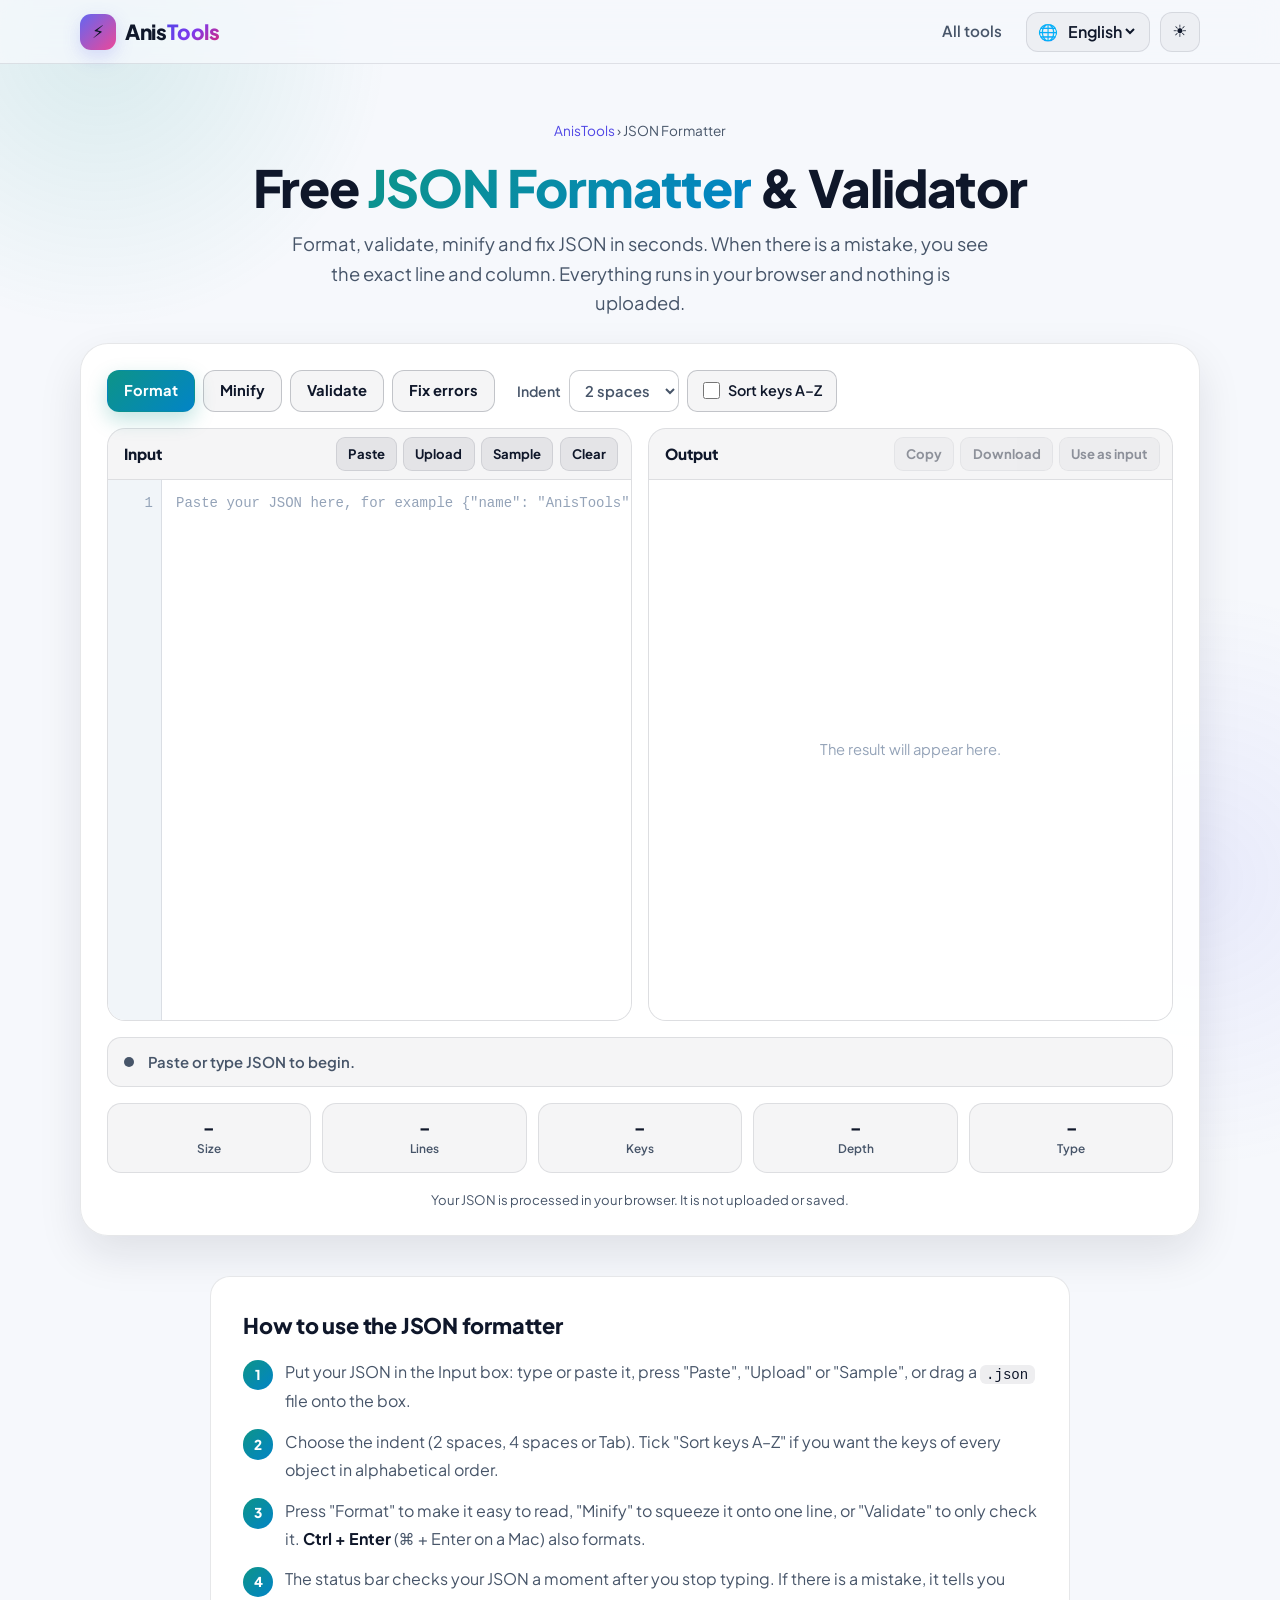
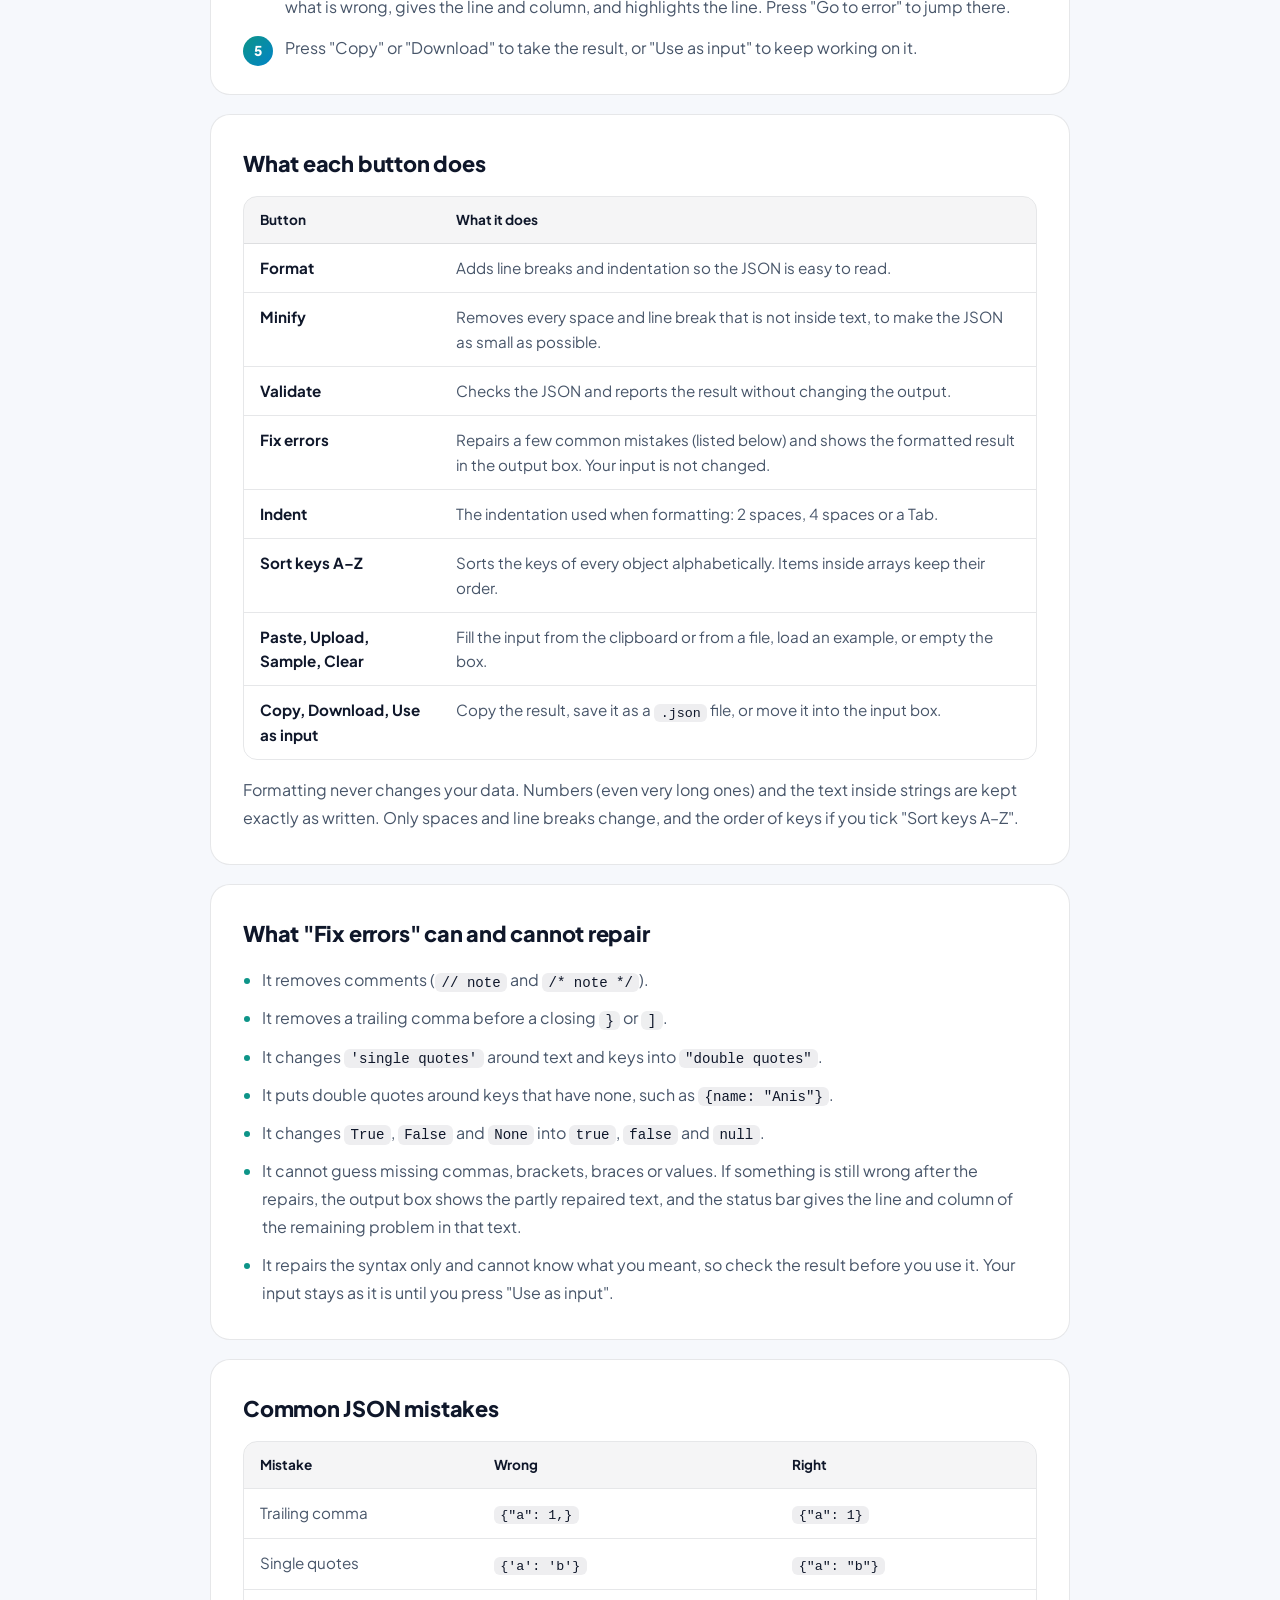
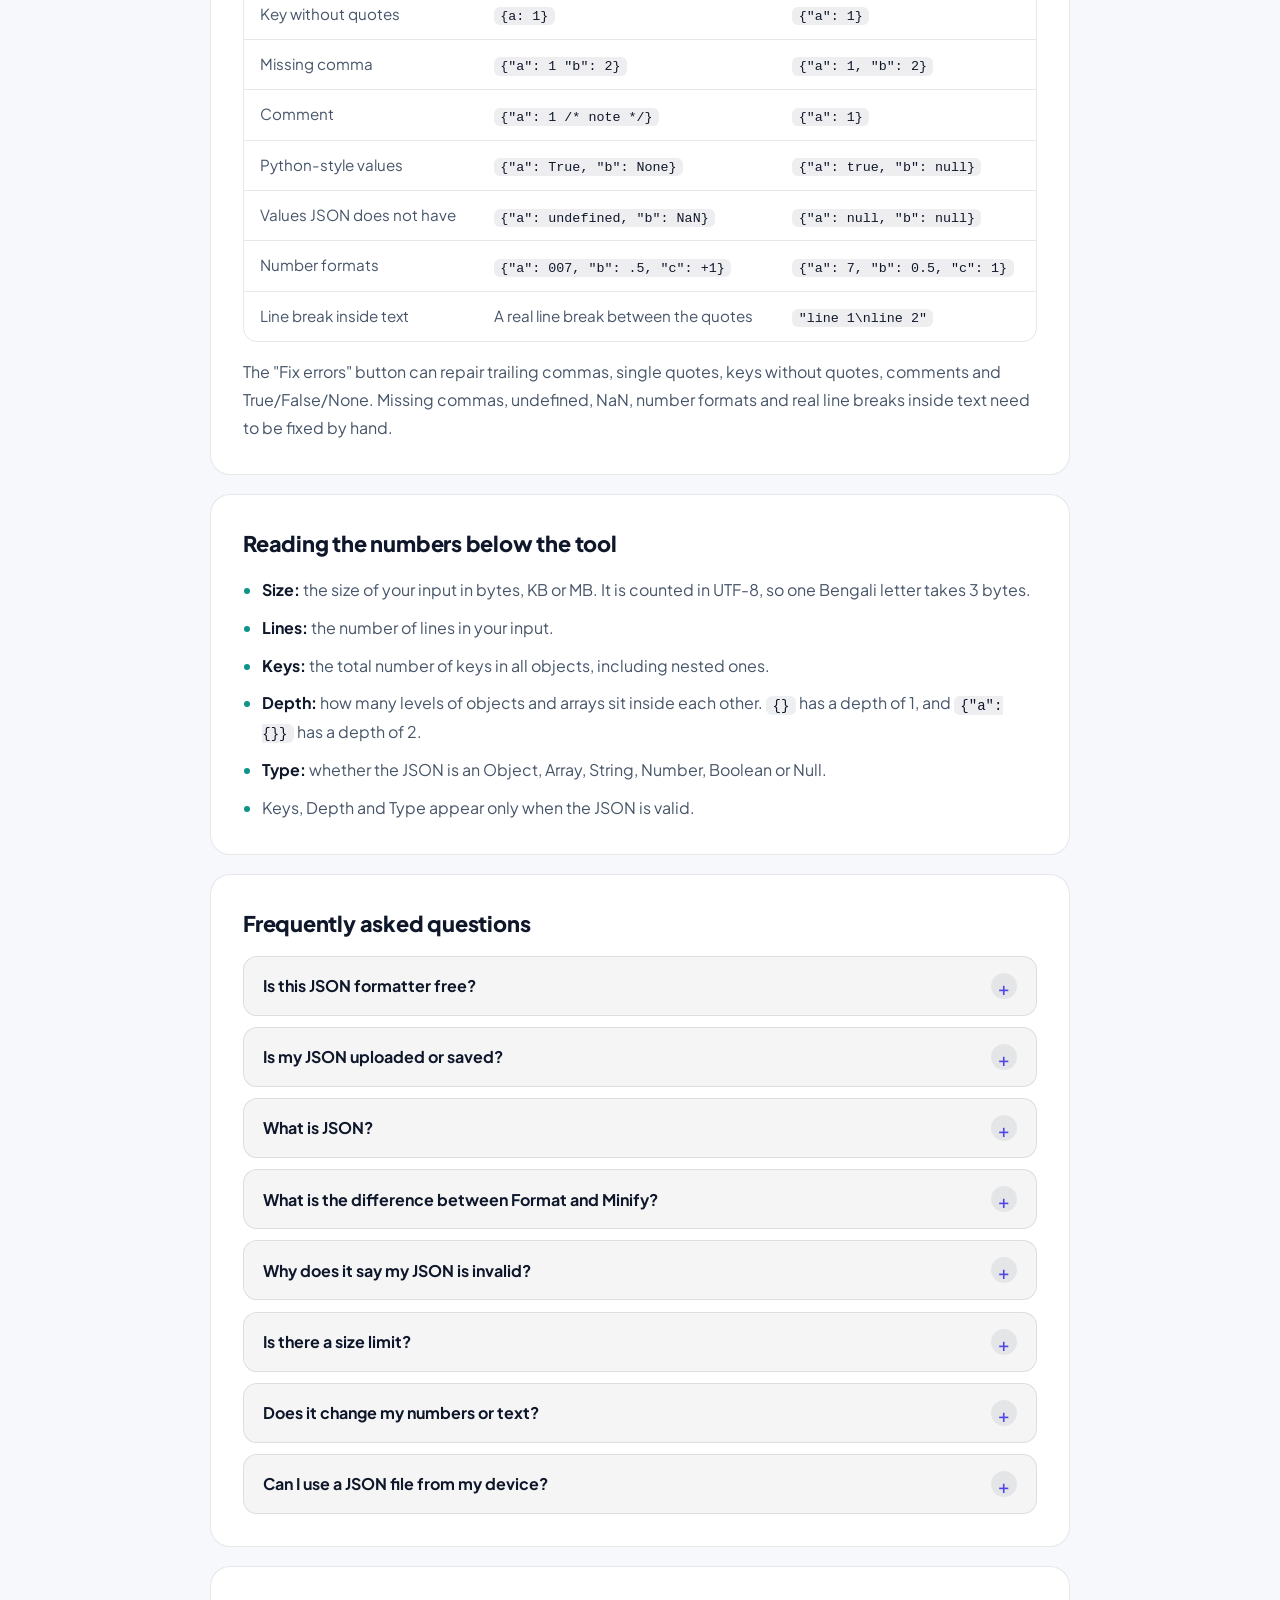
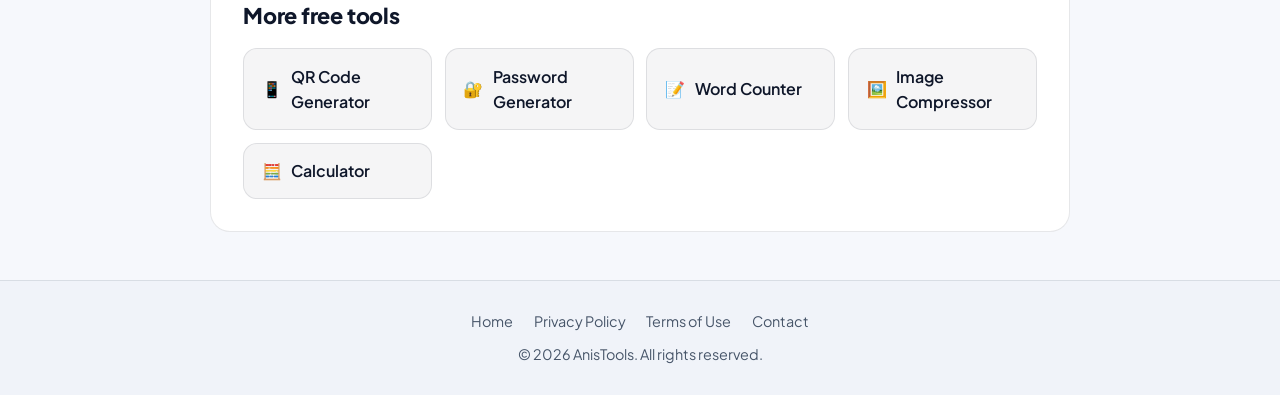
<file: json-formatter.html>
<!DOCTYPE html>
<html lang="en" data-theme="dark">
<head>
  <meta charset="UTF-8">
  <meta name="viewport" content="width=device-width, initial-scale=1">
  <title>Free JSON Formatter, Validator & Minifier | AnisTools</title>
  <meta name="description" content="Format, validate and minify JSON online for free. Get the exact line and column of errors, fix common mistakes and download the result. Runs in your browser.">
  <meta name="theme-color" content="#0a0e1a">
  <link rel="canonical" href="https://anisur-ai.github.io/Anistools/json-formatter.html">
  <meta property="og:title" content="Free JSON Formatter & Validator | AnisTools">
  <meta property="og:description" content="Format, validate, minify and fix JSON. See the line and column of errors. Free, private, no sign-up.">
  <meta property="og:type" content="website">
  <meta property="og:url" content="https://anisur-ai.github.io/Anistools/json-formatter.html">
  <meta name="twitter:card" content="summary">
  <link rel="icon" href="data:image/svg+xml,<svg xmlns=%22http://www.w3.org/2000/svg%22 viewBox=%220 0 100 100%22><text y=%22.9em%22 font-size=%2290%22>⚡</text></svg>">

  <script>
    try {
      var d = document.documentElement;
      d.dataset.theme = localStorage.getItem('theme') || (matchMedia('(prefers-color-scheme: light)').matches ? 'light' : 'dark');
      if (localStorage.getItem('lang') === 'bn') d.lang = 'bn';
    } catch (e) {}
  </script>

  <!-- Google tag (gtag.js) -->
  <script async src="https://www.googletagmanager.com/gtag/js?id=G-LRL9NLYQDY"></script>
  <script>
    window.dataLayer = window.dataLayer || [];
    function gtag(){dataLayer.push(arguments);}
    gtag('js', new Date());
    gtag('config', 'G-LRL9NLYQDY');
  </script>

  <script type="application/ld+json">
  {"@context":"https://schema.org","@graph":[
    {"@type":"WebApplication","name":"JSON Formatter – AnisTools","url":"https://anisur-ai.github.io/Anistools/json-formatter.html","applicationCategory":"DeveloperApplication","operatingSystem":"Any","inLanguage":["en","bn"],"offers":{"@type":"Offer","price":"0","priceCurrency":"USD"}},
    {"@type":"BreadcrumbList","itemListElement":[
      {"@type":"ListItem","position":1,"name":"AnisTools","item":"https://anisur-ai.github.io/Anistools/"},
      {"@type":"ListItem","position":2,"name":"JSON Formatter","item":"https://anisur-ai.github.io/Anistools/json-formatter.html"}
    ]}
  ]}
  </script>

  <link rel="preconnect" href="https://fonts.googleapis.com">
  <link rel="preconnect" href="https://fonts.gstatic.com" crossorigin>
  <link href="https://fonts.googleapis.com/css2?family=Plus+Jakarta+Sans:wght@400;500;600;700;800&family=Hind+Siliguri:wght@400;500;600;700&display=swap" rel="stylesheet">

  <style>
    :root {
      --bg: #070b16;
      --bg-alt: rgba(11, 17, 32, 0.62);
      --header-bg: rgba(7, 11, 22, 0.78);
      --surface: rgba(255, 255, 255, 0.04);
      --surface-2: rgba(255, 255, 255, 0.07);
      --card: rgba(15, 23, 42, 0.72);
      --field: rgba(0, 0, 0, 0.28);
      --border: rgba(148, 163, 184, 0.16);
      --border-strong: rgba(148, 163, 184, 0.3);
      --text: #f1f5f9;
      --muted: #94a3b8;
      --link: #818cf8;
      --primary: #6366f1;
      --primary-2: #8b5cf6;
      --accent: #ec4899;
      --glow: rgba(99, 102, 241, 0.35);
      --shadow: 0 20px 50px rgba(0, 0, 0, 0.35);
      --header-h: 64px;

      /* JSON tool colours */
      --jt-a: #14b8a6;
      --jt-b: #0ea5e9;
      --jt-glow: rgba(20, 184, 166, 0.3);
      --ok: #10b981;
      --err: #ef4444;
      --code-bg: #0a101d;
      --code-fg: #e2e8f0;
      --gutter-bg: rgba(255, 255, 255, 0.03);
      --gutter-fg: #64748b;
      --tk-key: #7dd3fc;
      --tk-str: #86efac;
      --tk-num: #fdba74;
      --tk-bool: #c4b5fd;
      --tk-null: #fda4af;
      --tk-punc: #94a3b8;
      --code-fs: 14px;
      --code-lh: 22px;
      --jt-h: clamp(340px, 62vh, 540px);

      --font: 'Plus Jakarta Sans', 'Hind Siliguri', system-ui, -apple-system, 'Segoe UI', Roboto, sans-serif;
      --mono: ui-monospace, SFMono-Regular, 'SF Mono', Menlo, Consolas, 'Liberation Mono', monospace;
      color-scheme: dark;
    }
    [data-theme="light"] {
      --bg: #f6f8fc;
      --bg-alt: rgba(238, 242, 249, 0.75);
      --header-bg: rgba(246, 248, 252, 0.82);
      --surface: rgba(15, 23, 42, 0.04);
      --surface-2: rgba(15, 23, 42, 0.07);
      --card: rgba(255, 255, 255, 0.94);
      --field: #ffffff;
      --border: rgba(15, 23, 42, 0.1);
      --border-strong: rgba(15, 23, 42, 0.22);
      --text: #0f172a;
      --muted: #475569;
      --link: #4f46e5;
      --glow: rgba(99, 102, 241, 0.22);
      --shadow: 0 18px 44px rgba(15, 23, 42, 0.1);

      --jt-a: #0d9488;
      --jt-b: #0284c7;
      --jt-glow: rgba(13, 148, 136, 0.25);
      --ok: #059669;
      --err: #dc2626;
      --code-bg: #ffffff;
      --code-fg: #0f172a;
      --gutter-bg: #f1f5f9;
      --gutter-fg: #94a3b8;
      --tk-key: #0369a1;
      --tk-str: #15803d;
      --tk-num: #c2410c;
      --tk-bool: #6d28d9;
      --tk-null: #be123c;
      --tk-punc: #64748b;
      color-scheme: light;
    }

    /* ---------- Base ---------- */
    *, *::before, *::after { box-sizing: border-box; }
    * { margin: 0; padding: 0; }
    html { scroll-behavior: smooth; scroll-padding-top: 84px; -webkit-text-size-adjust: 100%; }
    body {
      font-family: var(--font); background: var(--bg); color: var(--text);
      line-height: 1.6; min-height: 100vh; display: flex; flex-direction: column;
      overflow-x: hidden; -webkit-font-smoothing: antialiased;
      transition: background-color .3s, color .3s;
    }
    main { flex: 1; }
    a { color: inherit; text-decoration: none; }
    button, input, select, textarea { font: inherit; color: inherit; }
    button { cursor: pointer; }
    ul, ol { list-style: none; }
    [hidden] { display: none !important; }
    ::selection { background: var(--primary); color: #fff; }
    :focus-visible { outline: 2px solid #22d3ee; outline-offset: 3px; border-radius: 6px; }
    .sr-only { position: absolute; width: 1px; height: 1px; margin: -1px; padding: 0; overflow: hidden; clip: rect(0, 0, 0, 0); border: 0; white-space: nowrap; }

    html[lang="bn"] [data-lang-block="en"],
    html:not([lang="bn"]) [data-lang-block="bn"] { display: none; }
    html[lang="bn"] h1, html[lang="bn"] h2, html[lang="bn"] .brand-name { letter-spacing: 0; }

    .container { width: min(1120px, 100% - 2.5rem); margin-inline: auto; }
    .container-narrow { width: min(860px, 100% - 2.5rem); }

    .skip-link {
      position: absolute; left: 12px; top: -64px; z-index: 3000; padding: .6rem 1rem;
      font-weight: 600; color: #fff; background: var(--primary); border-radius: 10px;
    }
    .skip-link:focus { top: 12px; }

    .bg-glow { position: fixed; z-index: -1; width: 600px; height: 600px; border-radius: 50%; pointer-events: none; opacity: .34; }
    .bg-glow-1 { top: -260px; left: -200px; background: radial-gradient(circle, var(--jt-a) 0, transparent 68%); opacity: .22; }
    .bg-glow-2 { bottom: -280px; right: -220px; background: radial-gradient(circle, var(--primary) 0, transparent 68%); opacity: .2; }
    [data-theme="light"] .bg-glow { opacity: .12; }
    [data-theme="light"] .bg-glow-2 { opacity: .09; }

    /* ---------- Header ---------- */
    .site-header {
      position: sticky; top: 0; z-index: 100; height: var(--header-h);
      background: var(--header-bg);
      -webkit-backdrop-filter: saturate(160%) blur(14px); backdrop-filter: saturate(160%) blur(14px);
      border-bottom: 1px solid var(--border);
    }
    .header-inner { height: 100%; display: flex; align-items: center; justify-content: space-between; gap: 1rem; }
    .brand { display: inline-flex; align-items: center; gap: .55rem; font-weight: 800; font-size: 1.3rem; letter-spacing: -.01em; }
    .brand-mark {
      display: grid; place-items: center; width: 36px; height: 36px; font-size: 1.1rem; border-radius: 11px;
      background: linear-gradient(135deg, var(--primary), var(--accent)); box-shadow: 0 6px 18px var(--glow);
    }
    .grad {
      background-image: linear-gradient(135deg, #818cf8, #a78bfa 45%, #f472b6);
      -webkit-background-clip: text; background-clip: text; -webkit-text-fill-color: transparent; color: transparent;
    }
    [data-theme="light"] .grad { background-image: linear-gradient(135deg, #4f46e5, #7c3aed 50%, #db2777); }
    .grad-teal {
      background-image: linear-gradient(135deg, #2dd4bf, #38bdf8);
      -webkit-background-clip: text; background-clip: text; -webkit-text-fill-color: transparent; color: transparent;
    }
    [data-theme="light"] .grad-teal { background-image: linear-gradient(135deg, #0d9488, #0284c7); }
    .header-actions { display: flex; align-items: center; gap: .6rem; }
    .nav-link { padding: .5rem .85rem; font-weight: 600; font-size: .95rem; color: var(--muted); border-radius: 10px; transition: color .2s, background-color .2s; }
    .nav-link:hover { color: var(--text); background: var(--surface-2); }
    .lang-switch { display: flex; align-items: center; gap: .4rem; height: 40px; padding: 0 .7rem; background: var(--surface); border: 1px solid var(--border); border-radius: 12px; cursor: pointer; }
    .lang-switch select { background: transparent; border: 0; outline: 0; font-weight: 600; cursor: pointer; }
    .icon-btn { display: grid; place-items: center; width: 40px; height: 40px; font-size: 1.05rem; background: var(--surface); border: 1px solid var(--border); border-radius: 12px; transition: background-color .2s; }
    .icon-btn:hover { background: var(--surface-2); }
    select option { background: var(--bg); color: var(--text); }

    /* ---------- Page hero ---------- */
    .page-hero { padding: clamp(2rem, 5vw, 3.5rem) 0 1.6rem; text-align: center; }
    .breadcrumb { margin-bottom: 1rem; font-size: .85rem; color: var(--muted); }
    .breadcrumb a { color: var(--link); }
    .breadcrumb a:hover { text-decoration: underline; }
    .page-hero h1 { margin-bottom: .8rem; font-size: clamp(2rem, 5.5vw, 3.2rem); font-weight: 800; line-height: 1.15; letter-spacing: -.02em; text-wrap: balance; }
    .page-hero .lead { max-width: 700px; margin: 0 auto; color: var(--muted); font-size: clamp(1rem, 2.2vw, 1.15rem); }
/* ---------- JSON tool ---------- */
    .tool-shell {
      padding: clamp(1rem, 2.6vw, 1.6rem);
      background: var(--card); border: 1px solid var(--border); border-radius: 28px; box-shadow: var(--shadow);
    }

    .jt-bar { display: flex; flex-wrap: wrap; align-items: center; gap: .7rem 1.4rem; margin-bottom: 1rem; }
    .jt-group { display: flex; flex-wrap: wrap; align-items: center; gap: .5rem; }

    .jt-btn {
      display: inline-flex; align-items: center; justify-content: center; gap: .4rem;
      min-height: 42px; padding: .5rem 1rem; font-weight: 700; font-size: .92rem; white-space: nowrap;
      background: var(--surface); border: 1px solid var(--border-strong); border-radius: 12px;
      transition: transform .15s, border-color .2s, background-color .2s, box-shadow .2s, color .2s;
    }
    .jt-btn:active { transform: scale(.97); }
    .jt-btn[disabled] { opacity: .5; cursor: not-allowed; }
    .jt-btn-primary {
      color: #fff; border-color: transparent;
      background: linear-gradient(135deg, var(--jt-a), var(--jt-b));
      box-shadow: 0 8px 20px var(--jt-glow);
    }
    @media (hover: hover) {
      .jt-btn:hover { border-color: var(--jt-a); }
      .jt-btn-primary:hover { border-color: transparent; transform: translateY(-1px); }
      .jt-btn-danger:hover { color: var(--err); border-color: var(--err); }
    }

    .jt-field { display: inline-flex; align-items: center; gap: .5rem; font-size: .88rem; font-weight: 600; color: var(--muted); }
    .jt-select {
      min-height: 42px; padding: .5rem .7rem; font-size: .92rem; outline: 0;
      background: var(--field); border: 1px solid var(--border-strong); border-radius: 10px;
    }
    .jt-select:focus { border-color: var(--jt-a); box-shadow: 0 0 0 3px var(--jt-glow); }
    .jt-check {
      display: inline-flex; align-items: center; gap: .5rem; min-height: 42px; padding: 0 .9rem;
      font-size: .9rem; font-weight: 600; cursor: pointer;
      background: var(--surface); border: 1px solid var(--border-strong); border-radius: 10px;
    }
    .jt-check input { width: 17px; height: 17px; accent-color: var(--jt-a); }

    .jt-panes { display: grid; grid-template-columns: minmax(0, 1fr) minmax(0, 1fr); gap: 1rem; }
    .jt-pane {
      display: flex; flex-direction: column; min-width: 0; overflow: hidden;
      background: var(--surface); border: 1px solid var(--border); border-radius: 18px;
      transition: border-color .2s, box-shadow .2s;
    }
    .jt-pane:focus-within { border-color: var(--jt-a); }
    .jt-pane.drag { border-color: var(--jt-a); box-shadow: 0 0 0 3px var(--jt-glow); }
    .jt-head {
      display: flex; align-items: center; justify-content: space-between; gap: .6rem;
      min-height: 50px; padding: .5rem .8rem .5rem 1rem; border-bottom: 1px solid var(--border);
    }
    .jt-title { font-size: .95rem; font-weight: 800; }
    .jt-meta { margin-left: .5rem; font-size: .78rem; font-weight: 600; color: var(--muted); font-variant-numeric: tabular-nums; }
    .jt-actions { display: flex; flex-wrap: wrap; justify-content: flex-end; gap: .4rem; }
    .jt-mini {
      min-height: 34px; padding: .3rem .7rem; font-size: .82rem; font-weight: 700; white-space: nowrap;
      background: var(--surface-2); border: 1px solid var(--border); border-radius: 9px;
      transition: border-color .2s, background-color .2s;
    }
    .jt-mini[disabled] { opacity: .45; cursor: not-allowed; }
    @media (hover: hover) { .jt-mini:not([disabled]):hover { border-color: var(--jt-a); } }

    /* Input editor with line numbers */
    .jt-editor { position: relative; display: flex; height: var(--jt-h); background: var(--code-bg); }
    .jt-gutter {
      flex: none; width: 3.4rem; padding: 12px 8px 24px 0; overflow: hidden; text-align: right; white-space: pre;
      font-family: var(--mono); font-size: var(--code-fs); line-height: var(--code-lh); font-variant-numeric: tabular-nums;
      color: var(--gutter-fg); background: var(--gutter-bg); border-right: 1px solid var(--border);
      -webkit-user-select: none; user-select: none;
    }
    .jt-input {
      flex: 1; min-width: 0; padding: 12px 14px; resize: none; outline: 0; border: 0;
      font-family: var(--mono); font-size: var(--code-fs); line-height: var(--code-lh);
      white-space: pre; overflow: auto; tab-size: 2; background: transparent; color: var(--code-fg);
    }
    .jt-input::placeholder { color: var(--gutter-fg); }
    .jt-errmark {
      position: absolute; left: 0; right: 0; display: none; pointer-events: none;
      height: var(--code-lh); background: rgba(239, 68, 68, .16); border-left: 3px solid var(--err);
    }

    /* Output with syntax colours */
    .jt-out-wrap { position: relative; height: var(--jt-h); background: var(--code-bg); }
    .jt-out {
      position: absolute; inset: 0; margin: 0; padding: 12px 14px; overflow: auto;
      font-family: var(--mono); font-size: var(--code-fs); line-height: var(--code-lh);
      white-space: pre; tab-size: 2; color: var(--code-fg);
      -webkit-user-select: text; user-select: text;
    }
    .jt-empty {
      position: absolute; inset: 0; display: grid; place-items: center; padding: 1.5rem;
      text-align: center; font-size: .92rem; color: var(--gutter-fg); pointer-events: none;
    }
    .tk-key { color: var(--tk-key); }
    .tk-str { color: var(--tk-str); }
    .tk-num { color: var(--tk-num); }
    .tk-bool { color: var(--tk-bool); }
    .tk-null { color: var(--tk-null); }
    .tk-punc { color: var(--tk-punc); }

    /* Status and stats */
    .jt-status {
      display: flex; flex-wrap: wrap; align-items: center; gap: .5rem .9rem; margin-top: 1rem;
      padding: .8rem 1rem; font-size: .93rem; font-weight: 600; color: var(--muted);
      background: var(--surface); border: 1px solid var(--border); border-radius: 14px;
    }
    .jt-dot { flex: none; width: 10px; height: 10px; border-radius: 50%; background: var(--muted); }
    .jt-status-text { flex: 1 1 220px; min-width: 0; line-height: 1.5; overflow-wrap: anywhere; }
    .jt-status.ok { color: var(--ok); background: rgba(16, 185, 129, .08); border-color: rgba(16, 185, 129, .4); }
    .jt-status.ok .jt-dot { background: var(--ok); }
    .jt-status.err { color: var(--err); background: rgba(239, 68, 68, .08); border-color: rgba(239, 68, 68, .4); }
    .jt-status.err .jt-dot { background: var(--err); }
    .jt-goto {
      flex: none; min-height: 34px; padding: .3rem .8rem; font-size: .85rem; font-weight: 700; color: var(--text);
      background: var(--surface-2); border: 1px solid var(--border-strong); border-radius: 9px;
    }
    @media (hover: hover) { .jt-goto:hover { border-color: var(--err); } }

    .jt-stats { display: grid; grid-template-columns: repeat(5, minmax(0, 1fr)); gap: .7rem; margin-top: 1rem; }
    .jt-stat { padding: .8rem .6rem; text-align: center; background: var(--surface); border: 1px solid var(--border); border-radius: 14px; }
    .jt-stat-num { display: block; font-size: 1.05rem; font-weight: 800; line-height: 1.3; overflow-wrap: anywhere; font-variant-numeric: tabular-nums; }
    .jt-stat-label { display: block; margin-top: .1rem; font-size: .74rem; font-weight: 600; color: var(--muted); }
    .jt-privacy { margin-top: 1rem; font-size: .82rem; text-align: center; color: var(--muted); }

    /* ---------- Content ---------- */
    .content { display: grid; gap: 1.2rem; padding: 2.5rem 0 3rem; }
    .content-card { padding: clamp(1.3rem, 3vw, 2rem); background: var(--card); border: 1px solid var(--border); border-radius: 20px; }
    .content-card h2 { margin-bottom: .9rem; font-size: 1.35rem; font-weight: 800; letter-spacing: -.01em; }
    .content-card p, .content-card li { color: var(--muted); line-height: 1.75; }
    .content-card strong { color: var(--text); }
    .content-card code {
      padding: .1rem .4rem; font-family: var(--mono); font-size: .88em; color: var(--text);
      background: var(--surface-2); border-radius: 6px;
    }
    .content-card ol { display: grid; gap: .8rem; counter-reset: step; }
    .content-card ol li { position: relative; padding-left: 2.6rem; counter-increment: step; }
    .content-card ol li::before {
      content: counter(step); position: absolute; left: 0; top: .1rem; display: grid; place-items: center;
      width: 1.9rem; height: 1.9rem; font-weight: 800; font-size: .85rem; color: #fff;
      background: linear-gradient(135deg, var(--jt-a), var(--jt-b)); border-radius: 50%;
    }
    .content-card ul { display: grid; gap: .6rem; padding-left: 1.2rem; list-style: disc; }
    .content-card ul li::marker { color: var(--jt-a); }

    .table-wrap { overflow-x: auto; border: 1px solid var(--border); border-radius: 14px; }
    .table-wrap table { width: 100%; min-width: 420px; border-collapse: collapse; font-size: .95rem; }
    .table-wrap th, .table-wrap td { padding: .75rem 1rem; text-align: left; vertical-align: top; border-bottom: 1px solid var(--border); }
    .table-wrap th { font-size: .85rem; color: var(--text); background: var(--surface); }
    .table-wrap td { color: var(--muted); }
    .table-wrap tr:last-child td { border-bottom: 0; }

    .faq { display: grid; gap: .7rem; }
    .faq details { background: var(--surface); border: 1px solid var(--border); border-radius: 14px; transition: border-color .2s; }
    .faq details[open] { border-color: var(--border-strong); }
    .faq summary {
      display: flex; align-items: center; justify-content: space-between; gap: 1rem;
      padding: 1rem 1.2rem; font-weight: 700; cursor: pointer; list-style: none;
    }
    .faq summary::-webkit-details-marker { display: none; }
    .faq summary::after {
      content: "+"; flex: none; display: grid; place-items: center; width: 26px; height: 26px; font-size: 1.15rem; font-weight: 500;
      color: var(--link); background: var(--surface-2); border-radius: 50%; transition: transform .2s;
    }
    .faq details[open] summary::after { transform: rotate(45deg); }
    .faq details p { padding: 0 1.2rem 1.1rem; }

    .related-grid { display: grid; gap: .8rem; grid-template-columns: repeat(auto-fit, minmax(170px, 1fr)); }
    .related-link {
      display: flex; align-items: center; gap: .6rem; padding: .9rem 1.1rem; font-weight: 600;
      background: var(--surface); border: 1px solid var(--border); border-radius: 14px;
      transition: border-color .2s, transform .2s;
    }
    @media (hover: hover) { .related-link:hover { border-color: var(--jt-a); transform: translateY(-2px); } }

    /* ---------- Footer & toast ---------- */
    .site-footer { padding: 1.8rem 0; text-align: center; font-size: .9rem; color: var(--muted); background: var(--bg-alt); border-top: 1px solid var(--border); }
    .footer-links { display: flex; flex-wrap: wrap; justify-content: center; gap: .4rem 1.3rem; margin-bottom: .6rem; }
    .footer-links a:hover { color: var(--text); }
    .toast {
      position: fixed; left: 50%; bottom: 24px; z-index: 1000; max-width: 90vw; padding: .8rem 1.4rem; text-align: center;
      font-weight: 600; color: #fff; background: linear-gradient(135deg, var(--jt-a), var(--jt-b));
      border-radius: 999px; box-shadow: 0 10px 25px var(--jt-glow);
      transform: translate(-50%, 120px); opacity: 0; pointer-events: none; transition: transform .3s, opacity .3s;
    }
    .toast.show { transform: translate(-50%, 0); opacity: 1; }

    /* ---------- Responsive ---------- */
    @media (max-width: 860px) {
      .jt-panes { grid-template-columns: 1fr; }
      :root { --jt-h: 320px; }
      .jt-stats { grid-template-columns: repeat(3, minmax(0, 1fr)); }
    }
    @media (max-width: 560px) {
      :root { --code-fs: 16px; --code-lh: 24px; }
      .brand-name { font-size: 1.1rem; }
      .lang-switch { padding: 0 .5rem; }
      .lang-switch > span { display: none; }
      .nav-link { display: none; }
      .tool-shell { border-radius: 22px; }
      .jt-group { width: 100%; }
      .jt-group .jt-btn { flex: 1 1 calc(50% - .5rem); }
      .jt-stats { grid-template-columns: repeat(2, minmax(0, 1fr)); }
      .jt-stat:last-child { grid-column: 1 / -1; }
      .jt-head { flex-wrap: wrap; }
    }
    @media (prefers-reduced-motion: reduce) {
      html { scroll-behavior: auto; }
      *, *::before, *::after { animation: none !important; transition: none !important; }
    }
  </style>
</head>
<body>
  <a class="skip-link" href="#tool">Skip to tool</a>
  <div class="bg-glow bg-glow-1" aria-hidden="true"></div>
  <div class="bg-glow bg-glow-2" aria-hidden="true"></div>

  <header class="site-header">
    <div class="container header-inner">
      <a class="brand" href="./" aria-label="AnisTools home">
        <span class="brand-mark" aria-hidden="true">⚡</span>
        <span class="brand-name">Anis<span class="grad">Tools</span></span>
      </a>
      <div class="header-actions">
        <a class="nav-link" href="./#tools"><span data-lang-block="en">All tools</span><span data-lang-block="bn">সব টুলস</span></a>
        <label class="lang-switch">
          <span aria-hidden="true">🌐</span>
          <select id="langSelect" aria-label="Language">
            <option value="en">English</option>
            <option value="bn">বাংলা</option>
          </select>
        </label>
        <button id="themeToggle" class="icon-btn" type="button" aria-label="Toggle theme">🌙</button>
      </div>
    </div>
  </header>

  <main id="main">

    <section class="page-hero">
      <div class="container">
        <nav class="breadcrumb" aria-label="Breadcrumb">
          <a href="./">AnisTools</a> ›
          <span data-lang-block="en">JSON Formatter</span><span data-lang-block="bn">JSON ফরম্যাটার</span>
        </nav>
        <h1>
          <span data-lang-block="en">Free <span class="grad-teal">JSON Formatter</span> &amp; Validator</span>
          <span data-lang-block="bn">ফ্রি <span class="grad-teal">JSON ফরম্যাটার</span> ও ভ্যালিডেটর</span>
        </h1>
        <p class="lead">
          <span data-lang-block="en">Format, validate, minify and fix JSON in seconds. When there is a mistake, you see the exact line and column. Everything runs in your browser and nothing is uploaded.</span>
          <span data-lang-block="bn">JSON ফরম্যাট, যাচাই, মিনিফাই আর ভুল ঠিক করুন কয়েক সেকেন্ডে। ভুল থাকলে ঠিক কোন লাইন ও কলামে তা দেখতে পাবেন। সবকিছু আপনার ব্রাউজারেই চলে, কিছুই আপলোড হয় না।</span>
        </p>
      </div>
    </section>

    <!-- ============ TOOL ============ -->
    <section class="container" id="tool" aria-label="JSON formatter">
      <div class="tool-shell">

        <!-- Toolbar -->
        <div class="jt-bar">
          <div class="jt-group" role="group" aria-label="Actions">
            <button class="jt-btn jt-btn-primary" id="btnFormat" type="button"><span data-lang-block="en">Format</span><span data-lang-block="bn">ফরম্যাট</span></button>
            <button class="jt-btn" id="btnMinify" type="button"><span data-lang-block="en">Minify</span><span data-lang-block="bn">মিনিফাই</span></button>
            <button class="jt-btn" id="btnValidate" type="button"><span data-lang-block="en">Validate</span><span data-lang-block="bn">যাচাই করুন</span></button>
            <button class="jt-btn" id="btnFix" type="button"><span data-lang-block="en">Fix errors</span><span data-lang-block="bn">ভুল ঠিক করুন</span></button>
          </div>
          <div class="jt-group" role="group" aria-label="Options">
            <label class="jt-field">
              <span><span data-lang-block="en">Indent</span><span data-lang-block="bn">ইনডেন্ট</span></span>
              <select class="jt-select" id="indentSel">
                <option value="2" data-en="2 spaces" data-bn="২ স্পেস" selected>2 spaces</option>
                <option value="4" data-en="4 spaces" data-bn="৪ স্পেস">4 spaces</option>
                <option value="tab" data-en="Tab" data-bn="ট্যাব">Tab</option>
              </select>
            </label>
            <label class="jt-check">
              <input type="checkbox" id="sortChk">
              <span data-lang-block="en">Sort keys A–Z</span><span data-lang-block="bn">কী A–Z সাজান</span>
            </label>
          </div>
        </div>

        <!-- Two panes -->
        <div class="jt-panes">

          <!-- Input -->
          <div class="jt-pane" id="inPane">
            <div class="jt-head">
              <div>
                <label class="jt-title" for="jsonIn"><span data-lang-block="en">Input</span><span data-lang-block="bn">ইনপুট</span></label>
                <span class="jt-meta" id="inMeta"></span>
              </div>
              <div class="jt-actions">
                <button class="jt-mini" id="btnPaste" type="button"><span data-lang-block="en">Paste</span><span data-lang-block="bn">পেস্ট</span></button>
                <button class="jt-mini" id="btnUpload" type="button"><span data-lang-block="en">Upload</span><span data-lang-block="bn">ফাইল</span></button>
                <button class="jt-mini" id="btnSample" type="button"><span data-lang-block="en">Sample</span><span data-lang-block="bn">নমুনা</span></button>
                <button class="jt-mini" id="btnClear" type="button"><span data-lang-block="en">Clear</span><span data-lang-block="bn">মুছুন</span></button>
              </div>
            </div>
            <div class="jt-editor">
              <div class="jt-gutter" id="gutter" aria-hidden="true">1</div>
              <textarea class="jt-input" id="jsonIn" spellcheck="false" autocomplete="off" autocorrect="off" autocapitalize="off" wrap="off"
                aria-describedby="statusText"
                data-ph-en='Paste your JSON here, for example {"name": "AnisTools", "free": true}'
                data-ph-bn='আপনার JSON এখানে পেস্ট করুন, যেমন {"name": "AnisTools", "free": true}'></textarea>
              <div class="jt-errmark" id="errMark" aria-hidden="true"></div>
            </div>
          </div>

          <!-- Output -->
          <div class="jt-pane">
            <div class="jt-head">
              <div>
                <span class="jt-title" id="outTitle"><span data-lang-block="en">Output</span><span data-lang-block="bn">আউটপুট</span></span>
                <span class="jt-meta" id="outMeta"></span>
              </div>
              <div class="jt-actions">
                <button class="jt-mini" id="btnCopy" type="button" disabled><span data-lang-block="en">Copy</span><span data-lang-block="bn">কপি</span></button>
                <button class="jt-mini" id="btnDownload" type="button" disabled><span data-lang-block="en">Download</span><span data-lang-block="bn">ডাউনলোড</span></button>
                <button class="jt-mini" id="btnUseOut" type="button" disabled><span data-lang-block="en">Use as input</span><span data-lang-block="bn">ইনপুট বানান</span></button>
              </div>
            </div>
            <div class="jt-out-wrap">
              <pre class="jt-out" id="jsonOut" tabindex="0" aria-labelledby="outTitle"></pre>
              <div class="jt-empty" id="outEmpty">
                <span data-lang-block="en">The result will appear here.</span>
                <span data-lang-block="bn">ফলাফল এখানে দেখা যাবে।</span>
              </div>
            </div>
          </div>

        </div>

        <input type="file" id="fileInput" accept=".json,.txt,application/json,text/plain" hidden>

        <!-- Status -->
        <div class="jt-status" id="status" role="status" aria-live="polite">
          <span class="jt-dot" aria-hidden="true"></span>
          <span class="jt-status-text" id="statusText"><span data-lang-block="en">Paste or type JSON to begin.</span><span data-lang-block="bn">শুরু করতে JSON পেস্ট বা টাইপ করুন।</span></span>
          <button class="jt-goto" id="gotoBtn" type="button" hidden><span data-lang-block="en">Go to error</span><span data-lang-block="bn">ভুলের জায়গায় যান</span></button>
        </div>

        <!-- Stats -->
        <div class="jt-stats" role="group" aria-label="JSON statistics">
          <div class="jt-stat">
            <span class="jt-stat-num" id="stSize">–</span>
            <span class="jt-stat-label"><span data-lang-block="en">Size</span><span data-lang-block="bn">সাইজ</span></span>
          </div>
          <div class="jt-stat">
            <span class="jt-stat-num" id="stLines">–</span>
            <span class="jt-stat-label"><span data-lang-block="en">Lines</span><span data-lang-block="bn">লাইন</span></span>
          </div>
          <div class="jt-stat">
            <span class="jt-stat-num" id="stKeys">–</span>
            <span class="jt-stat-label"><span data-lang-block="en">Keys</span><span data-lang-block="bn">কী</span></span>
          </div>
          <div class="jt-stat">
            <span class="jt-stat-num" id="stDepth">–</span>
            <span class="jt-stat-label"><span data-lang-block="en">Depth</span><span data-lang-block="bn">গভীরতা</span></span>
          </div>
          <div class="jt-stat">
            <span class="jt-stat-num" id="stType">–</span>
            <span class="jt-stat-label"><span data-lang-block="en">Type</span><span data-lang-block="bn">ধরন</span></span>
          </div>
        </div>

        <p class="jt-privacy">
          <span data-lang-block="en">Your JSON is processed in your browser. It is not uploaded or saved.</span>
          <span data-lang-block="bn">আপনার JSON আপনার ব্রাউজারেই প্রসেস হয়। এটা আপলোড বা সংরক্ষণ করা হয় না।</span>
        </p>

      </div>
    </section>
<!-- ============ GUIDE ============ -->
    <article class="container container-narrow content">

      <section class="content-card">
        <h2 data-lang-block="en">How to use the JSON formatter</h2>
        <h2 data-lang-block="bn">JSON ফরম্যাটার ব্যবহারের নিয়ম</h2>
        <ol data-lang-block="en">
          <li>Put your JSON in the Input box: type or paste it, press "Paste", "Upload" or "Sample", or drag a <code>.json</code> file onto the box.</li>
          <li>Choose the indent (2 spaces, 4 spaces or Tab). Tick "Sort keys A–Z" if you want the keys of every object in alphabetical order.</li>
          <li>Press "Format" to make it easy to read, "Minify" to squeeze it onto one line, or "Validate" to only check it. <strong>Ctrl + Enter</strong> (⌘ + Enter on a Mac) also formats.</li>
          <li>The status bar checks your JSON a moment after you stop typing. If there is a mistake, it tells you what is wrong, gives the line and column, and highlights the line. Press "Go to error" to jump there.</li>
          <li>Press "Copy" or "Download" to take the result, or "Use as input" to keep working on it.</li>
        </ol>
        <ol data-lang-block="bn">
          <li>আপনার JSON ইনপুট ঘরে দিন: টাইপ বা পেস্ট করুন, "পেস্ট", "ফাইল" বা "নমুনা" বাটন চাপুন, অথবা ঘরের ওপর একটি <code>.json</code> ফাইল টেনে এনে ছাড়ুন।</li>
          <li>ইনডেন্ট বেছে নিন (২ স্পেস, ৪ স্পেস বা ট্যাব)। প্রতিটা অবজেক্টের কী বর্ণানুক্রমে সাজাতে চাইলে "কী A–Z সাজান" টিক দিন।</li>
          <li>পড়তে সহজ করতে "ফরম্যাট", এক লাইনে ছোট করতে "মিনিফাই", আর শুধু পরীক্ষা করতে "যাচাই করুন" চাপুন। <strong>Ctrl + Enter</strong> (ম্যাকে ⌘ + Enter) চাপলেও ফরম্যাট হয়।</li>
          <li>আপনি টাইপ থামানোর কিছুক্ষণ পর স্ট্যাটাস বার আপনার JSON যাচাই করে। ভুল থাকলে কী ভুল আর কোন লাইন ও কলামে, তা জানায় এবং ওই লাইন চিহ্নিত করে। সেখানে যেতে "ভুলের জায়গায় যান" চাপুন।</li>
          <li>ফলাফল নিতে "কপি" বা "ডাউনলোড" চাপুন, আর তার ওপর কাজ চালিয়ে যেতে "ইনপুট বানান" চাপুন।</li>
        </ol>
      </section>

      <section class="content-card">
        <h2 data-lang-block="en">What each button does</h2>
        <h2 data-lang-block="bn">প্রতিটা বাটন কী করে</h2>
        <div class="table-wrap" data-lang-block="en">
          <table>
            <thead><tr><th scope="col">Button</th><th scope="col">What it does</th></tr></thead>
            <tbody>
              <tr><td><strong>Format</strong></td><td>Adds line breaks and indentation so the JSON is easy to read.</td></tr>
              <tr><td><strong>Minify</strong></td><td>Removes every space and line break that is not inside text, to make the JSON as small as possible.</td></tr>
              <tr><td><strong>Validate</strong></td><td>Checks the JSON and reports the result without changing the output.</td></tr>
              <tr><td><strong>Fix errors</strong></td><td>Repairs a few common mistakes (listed below) and shows the formatted result in the output box. Your input is not changed.</td></tr>
              <tr><td><strong>Indent</strong></td><td>The indentation used when formatting: 2 spaces, 4 spaces or a Tab.</td></tr>
              <tr><td><strong>Sort keys A–Z</strong></td><td>Sorts the keys of every object alphabetically. Items inside arrays keep their order.</td></tr>
              <tr><td><strong>Paste, Upload, Sample, Clear</strong></td><td>Fill the input from the clipboard or from a file, load an example, or empty the box.</td></tr>
              <tr><td><strong>Copy, Download, Use as input</strong></td><td>Copy the result, save it as a <code>.json</code> file, or move it into the input box.</td></tr>
            </tbody>
          </table>
        </div>
        <div class="table-wrap" data-lang-block="bn">
          <table>
            <thead><tr><th scope="col">বাটন</th><th scope="col">কী করে</th></tr></thead>
            <tbody>
              <tr><td><strong>ফরম্যাট</strong></td><td>লাইন-ব্রেক আর ইনডেন্ট যোগ করে, যাতে JSON পড়া সহজ হয়।</td></tr>
              <tr><td><strong>মিনিফাই</strong></td><td>লেখার বাইরের সব স্পেস ও লাইন-ব্রেক সরিয়ে JSON যতটা সম্ভব ছোট করে।</td></tr>
              <tr><td><strong>যাচাই করুন</strong></td><td>JSON পরীক্ষা করে ফল জানায়, আউটপুট বদলায় না।</td></tr>
              <tr><td><strong>ভুল ঠিক করুন</strong></td><td>কিছু সাধারণ ভুল (নিচে তালিকা আছে) সারিয়ে ফরম্যাট করা ফল আউটপুট ঘরে দেখায়। আপনার ইনপুট বদলায় না।</td></tr>
              <tr><td><strong>ইনডেন্ট</strong></td><td>ফরম্যাট করার সময় কতটা ভেতরে সরানো হবে: ২ স্পেস, ৪ স্পেস বা ট্যাব।</td></tr>
              <tr><td><strong>কী A–Z সাজান</strong></td><td>প্রতিটা অবজেক্টের কী বর্ণানুক্রমে সাজায়। অ্যারের ভেতরের আইটেমের ক্রম একই থাকে।</td></tr>
              <tr><td><strong>পেস্ট, ফাইল, নমুনা, মুছুন</strong></td><td>ক্লিপবোর্ড বা ফাইল থেকে ইনপুট ভরে, একটা উদাহরণ দেয়, বা ঘর খালি করে।</td></tr>
              <tr><td><strong>কপি, ডাউনলোড, ইনপুট বানান</strong></td><td>ফলাফল কপি করে, <code>.json</code> ফাইল হিসেবে সংরক্ষণ করে, বা ইনপুট ঘরে নিয়ে যায়।</td></tr>
            </tbody>
          </table>
        </div>
        <p style="margin-top: 1rem;" data-lang-block="en">Formatting never changes your data. Numbers (even very long ones) and the text inside strings are kept exactly as written. Only spaces and line breaks change, and the order of keys if you tick "Sort keys A–Z".</p>
        <p style="margin-top: 1rem;" data-lang-block="bn">ফরম্যাট করলে আপনার তথ্য বদলায় না। সংখ্যা (খুব বড় হলেও) আর স্ট্রিংয়ের ভেতরের লেখা যেমন ছিল তেমনই থাকে। শুধু স্পেস আর লাইন-ব্রেক বদলায়, আর "কী A–Z সাজান" টিক দিলে কী-এর ক্রম বদলায়।</p>
      </section>
<section class="content-card">
        <h2 data-lang-block="en">What "Fix errors" can and cannot repair</h2>
        <h2 data-lang-block="bn">"ভুল ঠিক করুন" বাটন যা পারে আর যা পারে না</h2>
        <ul data-lang-block="en">
          <li>It removes comments (<code>// note</code> and <code>/* note */</code>).</li>
          <li>It removes a trailing comma before a closing <code>}</code> or <code>]</code>.</li>
          <li>It changes <code>'single quotes'</code> around text and keys into <code>"double quotes"</code>.</li>
          <li>It puts double quotes around keys that have none, such as <code>{name: "Anis"}</code>.</li>
          <li>It changes <code>True</code>, <code>False</code> and <code>None</code> into <code>true</code>, <code>false</code> and <code>null</code>.</li>
          <li>It cannot guess missing commas, brackets, braces or values. If something is still wrong after the repairs, the output box shows the partly repaired text, and the status bar gives the line and column of the remaining problem in that text.</li>
          <li>It repairs the syntax only and cannot know what you meant, so check the result before you use it. Your input stays as it is until you press "Use as input".</li>
        </ul>
        <ul data-lang-block="bn">
          <li>কমেন্ট মুছে দেয় (<code>// note</code> আর <code>/* note */</code>)।</li>
          <li>শেষ <code>}</code> বা <code>]</code>-এর আগের বাড়তি কমা সরিয়ে দেয়।</li>
          <li>লেখা ও কী-এর চারপাশের <code>'সিঙ্গেল কোটেশন'</code>-কে <code>"ডাবল কোটেশন"</code>-এ বদলায়।</li>
          <li>কোটেশন ছাড়া কী-তে ডাবল কোটেশন বসায়, যেমন <code>{name: "Anis"}</code>।</li>
          <li><code>True</code>, <code>False</code> আর <code>None</code>-কে <code>true</code>, <code>false</code> আর <code>null</code> করে।</li>
          <li>কমা, বন্ধনী বা মান বাদ পড়লে সেটা আন্দাজ করতে পারে না। মেরামতের পরেও কিছু ভুল থাকলে আউটপুট ঘরে আংশিক মেরামত করা লেখা দেখায়, আর স্ট্যাটাস বার ওই লেখার কোন লাইন ও কলামে বাকি ভুলটা আছে তা জানায়।</li>
          <li>এটা শুধু গঠন ঠিক করে, আপনি কী বোঝাতে চেয়েছেন তা জানতে পারে না, তাই ফল ব্যবহারের আগে দেখে নিন। "ইনপুট বানান" না চাপা পর্যন্ত আপনার ইনপুট যেমন ছিল তেমনই থাকে।</li>
        </ul>
      </section>

      <section class="content-card">
        <h2 data-lang-block="en">Common JSON mistakes</h2>
        <h2 data-lang-block="bn">JSON-এ সাধারণ ভুল</h2>
        <div class="table-wrap" data-lang-block="en">
          <table>
            <thead><tr><th scope="col">Mistake</th><th scope="col">Wrong</th><th scope="col">Right</th></tr></thead>
            <tbody>
              <tr><td>Trailing comma</td><td><code>{"a": 1,}</code></td><td><code>{"a": 1}</code></td></tr>
              <tr><td>Single quotes</td><td><code>{'a': 'b'}</code></td><td><code>{"a": "b"}</code></td></tr>
              <tr><td>Key without quotes</td><td><code>{a: 1}</code></td><td><code>{"a": 1}</code></td></tr>
              <tr><td>Missing comma</td><td><code>{"a": 1 "b": 2}</code></td><td><code>{"a": 1, "b": 2}</code></td></tr>
              <tr><td>Comment</td><td><code>{"a": 1 /* note */}</code></td><td><code>{"a": 1}</code></td></tr>
              <tr><td>Python-style values</td><td><code>{"a": True, "b": None}</code></td><td><code>{"a": true, "b": null}</code></td></tr>
              <tr><td>Values JSON does not have</td><td><code>{"a": undefined, "b": NaN}</code></td><td><code>{"a": null, "b": null}</code></td></tr>
              <tr><td>Number formats</td><td><code>{"a": 007, "b": .5, "c": +1}</code></td><td><code>{"a": 7, "b": 0.5, "c": 1}</code></td></tr>
              <tr><td>Line break inside text</td><td>A real line break between the quotes</td><td><code>"line 1\nline 2"</code></td></tr>
            </tbody>
          </table>
        </div>
        <div class="table-wrap" data-lang-block="bn">
          <table>
            <thead><tr><th scope="col">ভুলের ধরন</th><th scope="col">ভুল</th><th scope="col">সঠিক</th></tr></thead>
            <tbody>
              <tr><td>শেষে বাড়তি কমা</td><td><code>{"a": 1,}</code></td><td><code>{"a": 1}</code></td></tr>
              <tr><td>সিঙ্গেল কোটেশন</td><td><code>{'a': 'b'}</code></td><td><code>{"a": "b"}</code></td></tr>
              <tr><td>কোটেশন ছাড়া কী</td><td><code>{a: 1}</code></td><td><code>{"a": 1}</code></td></tr>
              <tr><td>কমা বাদ পড়া</td><td><code>{"a": 1 "b": 2}</code></td><td><code>{"a": 1, "b": 2}</code></td></tr>
              <tr><td>কমেন্ট</td><td><code>{"a": 1 /* note */}</code></td><td><code>{"a": 1}</code></td></tr>
              <tr><td>পাইথন-ধাঁচের মান</td><td><code>{"a": True, "b": None}</code></td><td><code>{"a": true, "b": null}</code></td></tr>
              <tr><td>যেসব মান JSON-এ নেই</td><td><code>{"a": undefined, "b": NaN}</code></td><td><code>{"a": null, "b": null}</code></td></tr>
              <tr><td>সংখ্যার ভুল রূপ</td><td><code>{"a": 007, "b": .5, "c": +1}</code></td><td><code>{"a": 7, "b": 0.5, "c": 1}</code></td></tr>
              <tr><td>লেখার ভেতরে লাইন-ব্রেক</td><td>কোটেশনের ভেতরে সত্যিকারের লাইন-ব্রেক</td><td><code>"line 1\nline 2"</code></td></tr>
            </tbody>
          </table>
        </div>
        <p style="margin-top: 1rem;" data-lang-block="en">The "Fix errors" button can repair trailing commas, single quotes, keys without quotes, comments and True/False/None. Missing commas, undefined, NaN, number formats and real line breaks inside text need to be fixed by hand.</p>
        <p style="margin-top: 1rem;" data-lang-block="bn">"ভুল ঠিক করুন" বাটন শেষে বাড়তি কমা, সিঙ্গেল কোটেশন, কোটেশন ছাড়া কী, কমেন্ট আর True/False/None সারাতে পারে। কমা বাদ পড়া, undefined, NaN, সংখ্যার ভুল রূপ আর লেখার ভেতরের সত্যিকারের লাইন-ব্রেক হাতে ঠিক করতে হবে।</p>
      </section>

      <section class="content-card">
        <h2 data-lang-block="en">Reading the numbers below the tool</h2>
        <h2 data-lang-block="bn">টুলের নিচের সংখ্যাগুলো কীভাবে পড়বেন</h2>
        <ul data-lang-block="en">
          <li><strong>Size:</strong> the size of your input in bytes, KB or MB. It is counted in UTF-8, so one Bengali letter takes 3 bytes.</li>
          <li><strong>Lines:</strong> the number of lines in your input.</li>
          <li><strong>Keys:</strong> the total number of keys in all objects, including nested ones.</li>
          <li><strong>Depth:</strong> how many levels of objects and arrays sit inside each other. <code>{}</code> has a depth of 1, and <code>{"a": {}}</code> has a depth of 2.</li>
          <li><strong>Type:</strong> whether the JSON is an Object, Array, String, Number, Boolean or Null.</li>
          <li>Keys, Depth and Type appear only when the JSON is valid.</li>
        </ul>
        <ul data-lang-block="bn">
          <li><strong>সাইজ:</strong> আপনার ইনপুটের আকার, বাইট, কেবি বা এমবিতে। গণনা UTF-8-এ হয়, তাই একটি বাংলা অক্ষর ৩ বাইট নেয়।</li>
          <li><strong>লাইন:</strong> আপনার ইনপুটে মোট কতগুলো লাইন আছে।</li>
          <li><strong>কী:</strong> ভেতরের অবজেক্টসহ সব অবজেক্টের মোট কী সংখ্যা।</li>
          <li><strong>গভীরতা:</strong> অবজেক্ট আর অ্যারে কত স্তর একটার ভেতরে আরেকটা আছে। <code>{}</code>-এর গভীরতা ১, আর <code>{"a": {}}</code>-এর গভীরতা ২।</li>
          <li><strong>ধরন:</strong> JSON-টি অবজেক্ট, অ্যারে, স্ট্রিং, সংখ্যা, বুলিয়ান নাকি নাল।</li>
          <li>কী, গভীরতা আর ধরন শুধু তখনই দেখায় যখন JSON সঠিক।</li>
        </ul>
      </section>
<section class="content-card">
        <h2 data-lang-block="en">Frequently asked questions</h2>
        <h2 data-lang-block="bn">সচরাচর জিজ্ঞাসা</h2>
        <div class="faq" data-lang-block="en">
          <details><summary>Is this JSON formatter free?</summary>
            <p>Yes. It is free, needs no sign-up and adds no watermark.</p></details>
          <details><summary>Is my JSON uploaded or saved?</summary>
            <p>No. Your JSON is processed in your browser and is not sent to our servers or saved. We use Google Analytics to count visits, but the JSON you enter is not part of that. Because nothing is saved, your input disappears when you close or reload the page, so copy or download it first. As with any online tool, avoid pasting real passwords or secret keys.</p></details>
          <details><summary>What is JSON?</summary>
            <p>JSON (JavaScript Object Notation) is a simple text format for storing and exchanging data. Websites, apps and APIs use it a lot, and so do many settings files. It is built from objects like {"key": value}, arrays like [1, 2, 3], text in double quotes, numbers, true, false and null.</p></details>
          <details><summary>What is the difference between Format and Minify?</summary>
            <p>Format adds line breaks and indentation so the JSON is easy to read. Minify removes every space and line break that is not inside text, which makes the data smaller and is handy when you send JSON over a network.</p></details>
          <details><summary>Why does it say my JSON is invalid?</summary>
            <p>Usually because of a mistake from the table above, such as a trailing comma, single quotes or a missing comma. The line and column show where the tool noticed the problem. Sometimes the real mistake is just before that spot. For example, a missing comma between two items is noticed at the start of the second item.</p></details>
          <details><summary>Is there a size limit?</summary>
            <p>There is no fixed limit. Files of several megabytes may take a moment on an older phone. Above about 5 MB, checking as you type is switched off, and the JSON is checked only when you press a button.</p></details>
          <details><summary>Does it change my numbers or text?</summary>
            <p>No. Formatting only changes spaces and line breaks, and the order of keys if you tick "Sort keys A–Z". Numbers, including very long ones such as 12345678901234567890, and the text inside strings are kept exactly as written. Tools that first turn JSON into JavaScript numbers can round long numbers, but this tool keeps the digits as they are.</p></details>
          <details><summary>Can I use a JSON file from my device?</summary>
            <p>Yes. Press "Upload", or drag a .json or .txt file onto the input box. The file is read in your browser and is not uploaded. Press "Download" to save the result as a .json file.</p></details>
        </div>
        <div class="faq" data-lang-block="bn">
          <details><summary>এই JSON ফরম্যাটার কি ফ্রি?</summary>
            <p>হ্যাঁ। এটা ফ্রি, সাইনআপ লাগে না, আর ওয়াটারমার্কও নেই।</p></details>
          <details><summary>আমার JSON কি আপলোড বা সংরক্ষণ হয়?</summary>
            <p>না। আপনার JSON ব্রাউজারেই প্রসেস হয়, আমাদের সার্ভারে পাঠানো বা সংরক্ষণ করা হয় না। কতজন সাইটে আসছেন তা গুনতে আমরা Google Analytics ব্যবহার করি, কিন্তু আপনার দেওয়া JSON তার অংশ নয়। কিছুই সংরক্ষণ হয় না বলে পেজ বন্ধ করলে বা রিলোড দিলে ইনপুট মুছে যায়, তাই আগে কপি বা ডাউনলোড করে নিন। যেকোনো অনলাইন টুলের মতোই আসল পাসওয়ার্ড বা সিক্রেট কী পেস্ট করবেন না।</p></details>
          <details><summary>JSON কী?</summary>
            <p>JSON (JavaScript Object Notation) হলো তথ্য জমা রাখা ও আদান-প্রদানের একটি সহজ টেক্সট ফরম্যাট। ওয়েবসাইট, অ্যাপ আর API এটা খুব ব্যবহার করে, অনেক সেটিংস ফাইলেও এটা থাকে। এটা তৈরি হয় {"key": value}-এর মতো অবজেক্ট, [1, 2, 3]-এর মতো অ্যারে, ডাবল কোটেশনে লেখা টেক্সট, সংখ্যা, true, false আর null দিয়ে।</p></details>
          <details><summary>ফরম্যাট আর মিনিফাইয়ের পার্থক্য কী?</summary>
            <p>ফরম্যাট লাইন-ব্রেক আর ইনডেন্ট যোগ করে, যাতে JSON পড়া সহজ হয়। মিনিফাই লেখার বাইরের সব স্পেস ও লাইন-ব্রেক সরিয়ে দেয়, ফলে ডেটা ছোট হয়, নেটওয়ার্কে JSON পাঠানোর সময় এটা কাজে লাগে।</p></details>
          <details><summary>"JSON ভুল" দেখাচ্ছে কেন?</summary>
            <p>সাধারণত ওপরের টেবিলের কোনো ভুলের কারণে, যেমন শেষে বাড়তি কমা, সিঙ্গেল কোটেশন বা কমা বাদ পড়া। লাইন ও কলাম দেখায় টুল কোথায় সমস্যাটা টের পেয়েছে। মাঝে মাঝে আসল ভুলটা ওই জায়গার ঠিক আগেই থাকে। যেমন, দুই আইটেমের মাঝে কমা বাদ পড়লে সেটা দ্বিতীয় আইটেমের শুরুতে ধরা পড়ে।</p></details>
          <details><summary>সাইজের কি কোনো সীমা আছে?</summary>
            <p>নির্দিষ্ট কোনো সীমা নেই। কয়েক মেগাবাইটের ফাইল পুরনো ফোনে একটু সময় নিতে পারে। প্রায় ৫ এমবির বেশি হলে টাইপ করার সময় নিজে থেকে যাচাই বন্ধ থাকে, আর বাটন চাপলে তবেই JSON যাচাই হয়।</p></details>
          <details><summary>আমার সংখ্যা বা লেখা কি বদলে যায়?</summary>
            <p>না। ফরম্যাটে শুধু স্পেস আর লাইন-ব্রেক বদলায়, আর "কী A–Z সাজান" টিক দিলে কী-এর ক্রম। সংখ্যা, এমনকি 12345678901234567890-এর মতো খুব বড় সংখ্যাও, আর স্ট্রিংয়ের ভেতরের লেখা যেমন ছিল ঠিক তেমনই থাকে। যেসব টুল আগে JSON-কে JavaScript-এর সংখ্যায় বদলে নেয়, তারা বড় সংখ্যা গোল করে ফেলতে পারে; এই টুল অঙ্কগুলো যেমন লেখা তেমনই রাখে।</p></details>
          <details><summary>আমার ডিভাইস থেকে JSON ফাইল খুলতে পারি?</summary>
            <p>হ্যাঁ। "ফাইল" বাটন চাপুন বা একটি .json অথবা .txt ফাইল ইনপুট ঘরের ওপর টেনে এনে ছাড়ুন। ফাইলটি আপনার ব্রাউজারেই পড়া হয়, আপলোড হয় না। ফলাফল .json ফাইল হিসেবে সংরক্ষণ করতে "ডাউনলোড" চাপুন।</p></details>
        </div>
      </section>

      <section class="content-card">
        <h2 data-lang-block="en">More free tools</h2>
        <h2 data-lang-block="bn">আরও ফ্রি টুলস</h2>
        <div class="related-grid">
          <a class="related-link" href="qr-code-generator.html">📱 <span data-lang-block="en">QR Code Generator</span><span data-lang-block="bn">QR কোড জেনারেটর</span></a>
          <a class="related-link" href="password-generator.html">🔐 <span data-lang-block="en">Password Generator</span><span data-lang-block="bn">পাসওয়ার্ড জেনারেটর</span></a>
          <a class="related-link" href="word-counter.html">📝 <span data-lang-block="en">Word Counter</span><span data-lang-block="bn">শব্দ গণনা</span></a>
          <a class="related-link" href="image-compressor.html">🖼️ <span data-lang-block="en">Image Compressor</span><span data-lang-block="bn">ইমেজ কম্প্রেসর</span></a>
          <a class="related-link" href="calculator.html">🧮 <span data-lang-block="en">Calculator</span><span data-lang-block="bn">ক্যালকুলেটর</span></a>
        </div>
      </section>

    </article>
  </main>

  <footer class="site-footer">
    <div class="container">
      <p class="footer-links">
        <a href="./"><span data-lang-block="en">Home</span><span data-lang-block="bn">হোম</span></a>
        <a href="privacy.html"><span data-lang-block="en">Privacy Policy</span><span data-lang-block="bn">গোপনীয়তা নীতি</span></a>
        <a href="terms.html"><span data-lang-block="en">Terms of Use</span><span data-lang-block="bn">ব্যবহারের শর্তাবলী</span></a>
        <a href="contact.html"><span data-lang-block="en">Contact</span><span data-lang-block="bn">যোগাযোগ</span></a>
      </p>
      <p>
        <span data-lang-block="en">© 2026 AnisTools. All rights reserved.</span>
        <span data-lang-block="bn">© ২০২৬ AnisTools। সর্বস্বত্ব সংরক্ষিত।</span>
      </p>
    </div>
  </footer>

  <div id="toast" class="toast" role="status" aria-live="polite"></div>
<script>
  document.addEventListener('DOMContentLoaded', () => {
    'use strict';

    /* ---------- Basics ---------- */
    const root = document.documentElement;
    const $ = id => document.getElementById(id);
    const store = (k, v) => { try { localStorage.setItem(k, v); } catch (e) {} };
    const load = k => { try { return localStorage.getItem(k); } catch (e) { return null; } };

    const LIVE_MAX = 5 * 1024 * 1024;   // above this many characters, live checking is off
    const HIGHLIGHT_MAX = 400000;       // above this many characters, the output has no colours
    const MAX_DEPTH = 1000;

    const input = $('jsonIn');
    const outEl = $('jsonOut');
    const gutter = $('gutter');
    const mark = $('errMark');
    const statusBox = $('status');
    const statusText = $('statusText');
    const gotoBtn = $('gotoBtn');
    const editor = input.parentElement;
    editor.style.overflow = 'hidden';

    /* ---------- Language helpers ---------- */
    let lang = 'en';
    const L = pair => pair[lang === 'bn' ? 1 : 0];
    const fill = (s, args) => s.replace(/\{(\d)\}/g, (m, i) => (args && args[i] !== undefined ? args[i] : ''));

    /* ---------- Interface text: [English, বাংলা] ---------- */
    const TXT = {
      copied:     ['Copied!', 'কপি হয়েছে!'],
      copyfail:   ['Could not copy. Select the text and copy it manually.', 'কপি করা যায়নি। লেখা সিলেক্ট করে হাতে কপি করুন।'],
      needInput:  ['Paste or type some JSON first.', 'আগে কিছু JSON পেস্ট বা টাইপ করুন।'],
      pastefail:  ['Could not read the clipboard. Press and hold in the Input box, then choose Paste.', 'ক্লিপবোর্ড পড়া যায়নি। ইনপুট ঘরে চেপে ধরে "পেস্ট" বেছে নিন।'],
      badfile:    ['Please choose a .json or .txt file.', 'অনুগ্রহ করে একটি .json বা .txt ফাইল বেছে নিন।'],
      readfail:   ['The file could not be read.', 'ফাইলটি পড়া যায়নি।'],
      loaded:     ['File loaded.', 'ফাইল লোড হয়েছে।'],
      moved:      ['The output was moved to the input box.', 'আউটপুট ইনপুট ঘরে সরানো হয়েছে।'],
      downloaded: ['Download started.', 'ডাউনলোড শুরু হয়েছে।'],

      statusIdle: ['Paste or type JSON to begin.', 'শুরু করতে JSON পেস্ট বা টাইপ করুন।'],
      valid:      ['Valid JSON.', 'JSON সঠিক।'],
      formatted:  ['Formatted. The JSON is valid.', 'ফরম্যাট হয়েছে। JSON সঠিক।'],
      minified:   ['Minified: {0} → {1} ({2}% smaller). The JSON is valid.', 'মিনিফাই হয়েছে: {0} → {1} ({2}% ছোট)। JSON সঠিক।'],
      minified0:  ['Minified. The JSON is valid.', 'মিনিফাই হয়েছে। JSON সঠিক।'],
      invalid:    ['Invalid JSON', 'JSON ভুল'],
      line:       ['line', 'লাইন'],
      column:     ['column', 'কলাম'],
      lines:      ['lines', 'লাইন'],
      big:        ['This input is over 5 MB, so live checking is off. Press Validate or Format to check it.', 'এই ইনপুট ৫ এমবির বেশি, তাই টাইপের সময় নিজে থেকে যাচাই বন্ধ আছে। যাচাই করতে "যাচাই করুন" বা "ফরম্যাট" চাপুন।'],

      alreadyValid: ['The JSON is already valid, so nothing needed fixing. The formatted result is shown.', 'JSON আগে থেকেই সঠিক, তাই কিছু ঠিক করতে হয়নি। ফরম্যাট করা ফল দেখানো হয়েছে।'],
      fixed:      ['Fixed and formatted. Repairs made — {0}.', 'ভুল ঠিক করে ফরম্যাট করা হয়েছে। যা যা মেরামত হয়েছে — {0}।'],
      fixPartial: ['Some problems could not be repaired automatically. The output box shows the partly repaired text. Remaining problem in the output — {0}', 'কিছু ভুল নিজে থেকে ঠিক করা যায়নি। আউটপুট ঘরে আংশিক মেরামত করা লেখা দেখানো হয়েছে। আউটপুটে বাকি ভুল — {0}'],
      fixNone:    ['Nothing could be repaired automatically. The output box shows your text as it is. The problem — {0}', 'নিজে থেকে কিছুই মেরামত করা যায়নি। আউটপুট ঘরে আপনার লেখা যেমন আছে তেমনই দেখানো হয়েছে। ভুলটা — {0}'],
      rComments:  ['comments', 'কমেন্ট'],
      rCommas:    ['trailing commas', 'বাড়তি কমা'],
      rQuotes:    ['single-quoted texts', 'সিঙ্গেল কোটেশনের লেখা'],
      rKeys:      ['unquoted keys', 'কোটেশনহীন কী'],
      rLits:      ['True/False/None', 'True/False/None'],

      tobj:  ['Object', 'অবজেক্ট'],
      tarr:  ['Array', 'অ্যারে'],
      tstr:  ['String', 'স্ট্রিং'],
      tnum:  ['Number', 'সংখ্যা'],
      tbool: ['Boolean', 'বুলিয়ান'],
      tnull: ['Null', 'নাল']
    };
    const T = (k, ...a) => fill(L(TXT[k]), a);

    /* ---------- Error messages ---------- */
    const MSG = {
      end:             ['Unexpected end of the JSON. A closing } or ], or a value, is probably missing.', 'JSON হঠাৎ শেষ হয়ে গেছে। সম্ভবত শেষের } বা ], অথবা কোনো মান বাদ পড়েছে।'],
      unexpected:      ['Unexpected character “{0}”.', 'অপ্রত্যাশিত অক্ষর “{0}”।'],
      noValue:         ['A value is missing before “{0}”.', '“{0}”-এর আগে একটি মান বাদ পড়েছে।'],
      trailingComma:   ['Trailing comma. Remove the comma before the closing bracket.', 'শেষে বাড়তি কমা। বন্ধ করার বন্ধনীর আগের কমাটি সরান।'],
      comma:           ['A comma is missing between items.', 'আইটেমগুলোর মাঝে কমা বাদ পড়েছে।'],
      colon:           ['A colon (:) is expected after the key, but found “{0}”.', 'কী-এর পরে কোলন (:) থাকার কথা, কিন্তু “{0}” পাওয়া গেছে।'],
      mismatch:        ['Wrong closing bracket. “{0}” is expected here.', 'ভুল বন্ধনী। এখানে “{0}” থাকার কথা।'],
      singleQuote:     ['Single quotes are not allowed. Use double quotes (").', 'সিঙ্গেল কোটেশন চলে না। ডাবল কোটেশন (") ব্যবহার করুন।'],
      curlyQuote:      ['Curly quotes (“ ”) are not allowed. Use straight double quotes (").', 'বাঁকা কোটেশন (“ ”) চলে না। সোজা ডাবল কোটেশন (") ব্যবহার করুন।'],
      unquotedKey:     ['The key “{0}” must be in double quotes.', '“{0}” কী-টি ডাবল কোটেশনের ভেতরে থাকতে হবে।'],
      expectedKey:     ['A key in double quotes is expected here, but found “{0}”.', 'এখানে ডাবল কোটেশনে লেখা কী থাকার কথা, কিন্তু “{0}” পাওয়া গেছে।'],
      unterminated:    ['This text is not closed. A closing double quote is missing.', 'এই লেখাটি বন্ধ করা হয়নি। শেষের ডাবল কোটেশন বাদ পড়েছে।'],
      newlineInString: ['A line break is not allowed inside text. Use \\n instead.', 'লেখার ভেতরে লাইন-ব্রেক চলে না। এর বদলে \\n ব্যবহার করুন।'],
      control:         ['A tab or other control character inside text must be escaped (for example \\t).', 'লেখার ভেতরে ট্যাব বা অন্য কন্ট্রোল অক্ষর সরাসরি চলে না, এস্কেপ করতে হবে (যেমন \\t)।'],
      badEscape:       ['Invalid escape sequence “\\{0}” inside text.', 'লেখার ভেতরে অবৈধ এস্কেপ “\\{0}”।'],
      badUnicode:      ['\\u must be followed by exactly 4 hexadecimal digits.', '\\u-এর পরে ঠিক ৪টি হেক্সাডেসিমাল অঙ্ক থাকতে হবে।'],
      leadingZero:     ['Numbers cannot have a leading zero (for example 007).', 'সংখ্যা শূন্য দিয়ে শুরু করা যায় না (যেমন 007)।'],
      badNumber:       ['This is not a valid number.', 'এটি সঠিক সংখ্যা নয়।'],
      pyLiteral:       ['“{0}” is not valid JSON. Use lowercase true, false or null.', '“{0}” JSON-এ চলে না। ছোট হাতের true, false বা null ব্যবহার করুন।'],
      nanLiteral:      ['“{0}” is not valid JSON. Use null or a number instead.', '“{0}” JSON-এ চলে না। এর বদলে null বা সংখ্যা ব্যবহার করুন।'],
      badWord:         ['“{0}” is not valid here. Text must be in double quotes.', '“{0}” এখানে সঠিক নয়। লেখা ডাবল কোটেশনের ভেতরে থাকতে হবে।'],
      comment:         ['Comments are not allowed in JSON.', 'JSON-এ কমেন্ট চলে না।'],
      nbsp:            ['A non-breaking or invisible space was found. Replace it with a normal space or delete it.', 'একটি নন-ব্রেকিং বা অদৃশ্য স্পেস পাওয়া গেছে। সাধারণ স্পেস দিয়ে বদলান বা মুছে দিন।'],
      extra:           ['Unexpected content after the end of the JSON. Only one value is allowed at the top level.', 'JSON শেষ হওয়ার পরে অতিরিক্ত লেখা আছে। সবচেয়ে ওপরের স্তরে শুধু একটি মান থাকতে পারে।'],
      deep:            ['The JSON is nested too deeply (more than 1000 levels).', 'JSON খুব বেশি গভীর (১০০০ স্তরের বেশি)।'],
      internal:        ['Something went wrong while checking. Please reload the page and try again.', 'যাচাই করার সময় কিছু একটা ভুল হয়েছে। পেজ রিলোড করে আবার চেষ্টা করুন।']
    };

    /* ---------- Toast ---------- */
    let toastTimer;
    function toast(key) {
      const el = $('toast');
      el.textContent = T(key);
      el.classList.add('show');
      clearTimeout(toastTimer);
      toastTimer = setTimeout(() => el.classList.remove('show'), 2600);
    }

    /* ---------- Small utilities ---------- */
    const esc = s => s.replace(/&/g, '&amp;').replace(/</g, '&lt;').replace(/>/g, '&gt;');

    function countLines(s) {
      let n = 1, p = -1;
      while ((p = s.indexOf('\n', p + 1)) !== -1) n++;
      return n;
    }

    // Line and column (both start at 1) of a character position
    function lineCol(s, pos) {
      if (pos > s.length) pos = s.length;
      let line = 1, last = -1, p = -1;
      while ((p = s.indexOf('\n', p + 1)) !== -1 && p < pos) { line++; last = p; }
      return { line: line, col: pos - last };
    }

    function utf8Bytes(s) {
      let b = 0;
      for (let k = 0; k < s.length; k++) {
        const c = s.charCodeAt(k);
        if (c < 0x80) b += 1;
        else if (c < 0x800) b += 2;
        else if (c >= 0xD800 && c <= 0xDBFF && k + 1 < s.length && (s.charCodeAt(k + 1) & 0xFC00) === 0xDC00) { b += 4; k++; }
        else b += 3;
      }
      return b;
    }

    function fmtBytes(n) {
      if (n < 1024) return n + ' B';
      if (n < 1048576) return (n / 1024).toFixed(1) + ' KB';
      return (n / 1048576).toFixed(2) + ' MB';
    }
/* ================= JSON parser (keeps numbers and text exactly as written) ================= */
    function jerr(code, pos, arg) {
      const e = new Error(code);
      e.code = code;
      e.pos = pos;
      e.arg = arg;
      return e;
    }

    const WORD = /[A-Za-z_$][\w$]*/y;
    const KEYWORD = /[\w$]+/y;

    function charName(c) {
      if (c === undefined) return '';
      const k = c.charCodeAt(0);
      if (k < 32 || k === 127) return '\\u' + ('0000' + k.toString(16)).slice(-4);
      return c;
    }

    // want = true builds the full tree, want = false only checks and counts
    function parseJSON(s, want) {
      const n = s.length;
      let i = 0, keys = 0, maxDepth = 0;

      const isD = ch => ch >= '0' && ch <= '9';
      const isCurly = ch => ch === '\u201C' || ch === '\u201D' || ch === '\u2018' || ch === '\u2019';
      const isComment = p => s[p] === '/' && (s[p + 1] === '/' || s[p + 1] === '*');

      function ws() {
        while (i < n) {
          const c = s.charCodeAt(i);
          if (c === 32 || c === 10 || c === 13 || c === 9) { i++; continue; }
          if (c === 0xFEFF && i === 0) { i++; continue; }
          if (c === 0xA0 || (c >= 0x2000 && c <= 0x200B) || c === 0x202F || c === 0x205F || c === 0x3000) throw jerr('nbsp', i);
          break;
        }
      }

      function str() {
        const start = i;
        i++;
        for (;;) {
          if (i >= n) throw jerr('unterminated', start);
          const c = s.charCodeAt(i);
          if (c === 34) { i++; break; }
          if (c === 92) {
            const nx = s[i + 1];
            if (nx === undefined) throw jerr('unterminated', start);
            if ('"\\/bfnrt'.indexOf(nx) !== -1) { i += 2; continue; }
            if (nx === 'u') {
              if (!/^[0-9a-fA-F]{4}$/.test(s.substr(i + 2, 4))) throw jerr('badUnicode', i);
              i += 6;
              continue;
            }
            throw jerr('badEscape', i, nx);
          }
          if (c === 10 || c === 13) throw jerr('newlineInString', i);
          if (c < 32) throw jerr('control', i);
          i++;
        }
        return want ? s.slice(start, i) : null;
      }

      function number() {
        const start = i;
        if (s[i] === '-') {
          i++;
          if (s.startsWith('Infinity', i)) throw jerr('nanLiteral', start, '-Infinity');
        }
        if (s[i] === '0') {
          i++;
          if (isD(s[i])) throw jerr('leadingZero', start);
        } else if (isD(s[i])) {
          while (isD(s[i])) i++;
        } else {
          throw jerr('badNumber', start);
        }
        if (s[i] === '.') {
          i++;
          if (!isD(s[i])) throw jerr('badNumber', start);
          while (isD(s[i])) i++;
        }
        if (s[i] === 'e' || s[i] === 'E') {
          i++;
          if (s[i] === '+' || s[i] === '-') i++;
          if (!isD(s[i])) throw jerr('badNumber', start);
          while (isD(s[i])) i++;
        }
        return want ? { t: 'num', raw: s.slice(start, i) } : 'num';
      }

      function literal() {
        const c = s[i];
        if (c === "'") throw jerr('singleQuote', i);
        if (isCurly(c)) throw jerr('curlyQuote', i);
        if (isComment(i)) throw jerr('comment', i);
        if (c === ',' || c === '}' || c === ']') throw jerr('noValue', i, c);
        if (c === '.' || c === '+') throw jerr('badNumber', i);
        WORD.lastIndex = i;
        const m = WORD.exec(s);
        if (m) {
          const w = m[0];
          if (w === 'true' || w === 'false') { i += w.length; return want ? { t: 'bool', raw: w } : 'bool'; }
          if (w === 'null') { i += 4; return want ? { t: 'null', raw: 'null' } : 'null'; }
          if (w === 'True' || w === 'False' || w === 'None') throw jerr('pyLiteral', i, w);
          if (w === 'undefined' || w === 'NaN' || w === 'Infinity') throw jerr('nanLiteral', i, w);
          throw jerr('badWord', i, w);
        }
        throw jerr('unexpected', i, charName(c));
      }

      function keyProblem(c) {
        if (c === "'") throw jerr('singleQuote', i);
        if (isCurly(c)) throw jerr('curlyQuote', i);
        if (isComment(i)) throw jerr('comment', i);
        if (c === ']') throw jerr('mismatch', i, '}');
        KEYWORD.lastIndex = i;
        const w = KEYWORD.exec(s);
        if (w) throw jerr('unquotedKey', i, w[0]);
        throw jerr('expectedKey', i, charName(c));
      }

      function afterItem(e, closer) {
        if (e === '}' || e === ']') throw jerr('mismatch', i, closer);
        if (isComment(i)) throw jerr('comment', i);
        if (e === '"' || e === "'" || e === '{' || e === '[' || e === '-' || isD(e) || /[A-Za-z_$]/.test(e)) throw jerr('comma', i);
        throw jerr('unexpected', i, charName(e));
      }

      function object(d) {
        if (d > MAX_DEPTH) throw jerr('deep', i);
        if (d > maxDepth) maxDepth = d;
        i++;
        const m = want ? [] : null;
        ws();
        if (s[i] === '}') { i++; return want ? { t: 'obj', m: m } : 'obj'; }
        let comma = -1;
        for (;;) {
          ws();
          if (i >= n) throw jerr('end', i);
          const c = s[i];
          if (c === '}') throw jerr('trailingComma', comma);
          if (c !== '"') keyProblem(c);
          const k = str();
          keys++;
          ws();
          if (i >= n) throw jerr('end', i);
          if (s[i] !== ':') {
            if (isComment(i)) throw jerr('comment', i);
            throw jerr('colon', i, charName(s[i]));
          }
          i++;
          const v = value(d);
          if (want) m.push({ k: k, v: v });
          ws();
          if (i >= n) throw jerr('end', i);
          const e = s[i];
          if (e === ',') { comma = i; i++; continue; }
          if (e === '}') { i++; break; }
          afterItem(e, '}');
        }
        return want ? { t: 'obj', m: m } : 'obj';
      }

      function array(d) {
        if (d > MAX_DEPTH) throw jerr('deep', i);
        if (d > maxDepth) maxDepth = d;
        i++;
        const a = want ? [] : null;
        ws();
        if (s[i] === ']') { i++; return want ? { t: 'arr', a: a } : 'arr'; }
        let comma = -1;
        for (;;) {
          ws();
          if (i >= n) throw jerr('end', i);
          if (s[i] === ']') throw jerr('trailingComma', comma);
          const v = value(d);
          if (want) a.push(v);
          ws();
          if (i >= n) throw jerr('end', i);
          const e = s[i];
          if (e === ',') { comma = i; i++; continue; }
          if (e === ']') { i++; break; }
          afterItem(e, ']');
        }
        return want ? { t: 'arr', a: a } : 'arr';
      }

      function value(d) {
        ws();
        if (i >= n) throw jerr('end', i);
        const c = s[i];
        if (c === '{') return object(d + 1);
        if (c === '[') return array(d + 1);
        if (c === '"') { const raw = str(); return want ? { t: 'str', raw: raw } : 'str'; }
        if (c === '-' || isD(c)) return number();
        return literal();
      }

      const rootNode = value(0);
      ws();
      if (i < n) {
        if (isComment(i)) throw jerr('comment', i);
        throw jerr('extra', i);
      }
      return { root: rootNode, keys: keys, depth: maxDepth, type: want ? rootNode.t : rootNode };
    }

    function tryParse(src, want) {
      try {
        return { ok: true, res: parseJSON(src, want) };
      } catch (e) {
        if (e && typeof e.code === 'string') return { ok: false, err: { code: e.code, pos: e.pos, arg: e.arg } };
        if (e instanceof RangeError) return { ok: false, err: { code: 'deep', pos: 0 } };
        return { ok: false, err: { code: 'internal', pos: 0 } };
      }
    }

    /* ================= Writer: format, minify, sort ================= */
    function cmpKeys(a, b) {
      const la = a.toLowerCase(), lb = b.toLowerCase();
      if (la < lb) return -1;
      if (la > lb) return 1;
      return a < b ? -1 : (a > b ? 1 : 0);
    }

    function sortedMembers(m) {
      return m.slice().sort((x, y) => {
        if (x.kd === undefined) x.kd = JSON.parse(x.k);
        if (y.kd === undefined) y.kd = JSON.parse(y.k);
        return cmpKeys(x.kd, y.kd);
      });
    }

    // indent = null means minify
    function write(rootNode, indent, sort) {
      const pretty = indent !== null;
      const out = [];
      const pads = [''];
      const pad = lv => (pads[lv] !== undefined ? pads[lv] : (pads[lv] = indent.repeat(lv)));

      function w(node, lv) {
        if (node.t === 'obj') {
          const m = sort ? sortedMembers(node.m) : node.m;
          if (!m.length) { out.push('{}'); return; }
          out.push(pretty ? '{\n' : '{');
          for (let k = 0; k < m.length; k++) {
            if (pretty) out.push(pad(lv + 1));
            out.push(m[k].k, pretty ? ': ' : ':');
            w(m[k].v, lv + 1);
            out.push(k < m.length - 1 ? (pretty ? ',\n' : ',') : (pretty ? '\n' : ''));
          }
          if (pretty) out.push(pad(lv));
          out.push('}');
        } else if (node.t === 'arr') {
          const a = node.a;
          if (!a.length) { out.push('[]'); return; }
          out.push(pretty ? '[\n' : '[');
          for (let k = 0; k < a.length; k++) {
            if (pretty) out.push(pad(lv + 1));
            w(a[k], lv + 1);
            out.push(k < a.length - 1 ? (pretty ? ',\n' : ',') : (pretty ? '\n' : ''));
          }
          if (pretty) out.push(pad(lv));
          out.push(']');
        } else {
          out.push(node.raw);
        }
      }
      w(rootNode, 0);
      return out.join('');
    }

    /* ================= Colours for valid JSON output ================= */
    const TOK = /("(?:[^"\\]|\\.)*")(\s*:)?|(-?\d+(?:\.\d+)?(?:[eE][+-]?\d+)?)|(true|false)|(null)|([{}\[\],:])/g;

    function highlight(text) {
      return text.replace(TOK, (m, str, colon, num, bool, nul, punc) => {
        if (str !== undefined) {
          if (colon) return '<span class="tk-key">' + esc(str) + '</span><span class="tk-punc">' + colon + '</span>';
          return '<span class="tk-str">' + esc(str) + '</span>';
        }
        if (num !== undefined) return '<span class="tk-num">' + num + '</span>';
        if (bool !== undefined) return '<span class="tk-bool">' + bool + '</span>';
        if (nul !== undefined) return '<span class="tk-null">null</span>';
        return '<span class="tk-punc">' + punc + '</span>';
      });
    }
/* ================= Repair ("Fix errors") ================= */
    function repair(text) {
      const n = text.length;
      const cnt = { c: 0, t: 0, q: 0, k: 0, l: 0 };
      const out = [];
      const WORDS = /[\w$]+/y;
      let i = 0;

      function nextSig(p) {
        for (;;) {
          while (p < n && /\s/.test(text[p])) p++;
          if (text[p] === '/' && text[p + 1] === '/') {
            while (p < n && text[p] !== '\n') p++;
            continue;
          }
          if (text[p] === '/' && text[p + 1] === '*') {
            const e = text.indexOf('*/', p + 2);
            if (e === -1) return n;
            p = e + 2;
            continue;
          }
          return p;
        }
      }

      while (i < n) {
        const c = text[i];

        if (c === '"') {                                   // keep double-quoted text as it is
          let j = i + 1;
          while (j < n && text[j] !== '"') j += text[j] === '\\' ? 2 : 1;
          out.push(text.slice(i, j + 1));
          i = j + 1;
          continue;
        }
        if (c === "'") {                                   // 'single quotes' -> "double quotes"
          let j = i + 1, buf = '"';
          while (j < n && text[j] !== "'") {
            const d = text[j];
            if (d === '\\') {
              const e = text[j + 1];
              if (e === "'") { buf += "'"; j += 2; continue; }
              buf += d + (e === undefined ? '' : e);
              j += 2;
              continue;
            }
            buf += d === '"' ? '\\"' : d;
            j++;
          }
          out.push(buf + '"');
          cnt.q++;
          i = j + 1;
          continue;
        }
        if (c === '/' && text[i + 1] === '/') {            // // comment
          while (i < n && text[i] !== '\n') i++;
          cnt.c++;
          continue;
        }
        if (c === '/' && text[i + 1] === '*') {            // /* comment */
          const e = text.indexOf('*/', i + 2);
          i = e === -1 ? n : e + 2;
          out.push(' ');
          cnt.c++;
          continue;
        }
        if (c === ',') {                                   // trailing comma
          const p = nextSig(i + 1);
          if (text[p] === '}' || text[p] === ']') cnt.t++;
          else out.push(',');
          i++;
          continue;
        }
        if (/[\w$]/.test(c)) {                             // unquoted keys, True/False/None
          WORDS.lastIndex = i;
          const w = WORDS.exec(text)[0];
          const after = i + w.length;
          if (text[nextSig(after)] === ':') { out.push('"' + w + '"'); cnt.k++; }
          else if (w === 'True') { out.push('true'); cnt.l++; }
          else if (w === 'False') { out.push('false'); cnt.l++; }
          else if (w === 'None') { out.push('null'); cnt.l++; }
          else out.push(w);
          i = after;
          continue;
        }
        out.push(c);
        i++;
      }
      const fixed = out.join('');
      return { text: fixed, counts: cnt, changed: fixed !== text };
    }

    function repairList(cnt) {
      const parts = [['c', 'rComments'], ['t', 'rCommas'], ['q', 'rQuotes'], ['k', 'rKeys'], ['l', 'rLits']]
        .filter(p => cnt[p[0]] > 0)
        .map(p => T(p[1]) + ': ' + cnt[p[0]]);
      return parts.length ? parts.join(', ') : '–';
    }

    /* ================= State ================= */
    let errPos = -1, errLine = 0;
    let lastMode = null;
    let curStatus = null;
    let statInfo = null;
    let outText = '', outName = 'formatted.json', outMime = 'application/json';
    let liveTimer = 0, rafId = 0;
    let lineTotal = 1, linesDirty = true;

    const gIn = document.createElement('div');
    gutter.textContent = '';
    gutter.appendChild(gIn);

    const lineH = () => parseFloat(getComputedStyle(input).lineHeight) || 22;

    /* ---------- Line numbers (only the visible lines are drawn) ---------- */
    function syncGutter() {
      if (linesDirty) { lineTotal = countLines(input.value); linesDirty = false; }
      const lh = lineH();
      const st = input.scrollTop;
      const first = Math.max(0, Math.floor(st / lh) - 1);
      const last = Math.min(lineTotal, first + Math.ceil(input.clientHeight / lh) + 4);
      const nums = [];
      for (let k = first + 1; k <= last; k++) nums.push(k);
      gIn.textContent = nums.join('\n');
      gIn.style.transform = 'translateY(' + (first * lh - st) + 'px)';
      const digits = String(lineTotal).length;
      gutter.style.width = digits > 4 ? (digits + 2) + 'ch' : '';
    }

    /* ---------- Red highlight on the line with the error ---------- */
    function positionMark() {
      if (!errLine) { mark.style.display = 'none'; return; }
      const lh = lineH();
      const top = 12 + (errLine - 1) * lh - input.scrollTop;
      if (top + lh <= 0 || top >= input.clientHeight) { mark.style.display = 'none'; return; }
      mark.style.top = top + 'px';
      mark.style.display = 'block';
    }

    function clearInputError() {
      errPos = -1;
      errLine = 0;
      positionMark();
      gotoBtn.hidden = true;
    }

    /* ---------- Status bar ---------- */
    function renderStatus() {
      if (!curStatus) return;
      statusBox.className = 'jt-status' + (curStatus.cls ? ' ' + curStatus.cls : '');
      statusText.textContent = curStatus.build();
    }
    function setStatus(cls, build) {
      curStatus = { cls: cls, build: build };
      renderStatus();
    }
    const fmtErr = (err, lc) =>
      T('line') + ' ' + lc.line + ', ' + T('column') + ' ' + lc.col + ': ' + fill(L(MSG[err.code] || MSG.internal), [err.arg]);

    function showInputError(err, src) {
      const lc = lineCol(src, err.pos);
      errPos = err.pos;
      errLine = lc.line;
      positionMark();
      gotoBtn.hidden = false;
      setStatus('err', () => T('invalid') + ' — ' + fmtErr(err, lc));
    }

    /* ---------- Numbers under the tool ---------- */
    const typeName = t => T('t' + t);

    function renderStats(src, info) {
      const ids = ['stSize', 'stLines', 'stKeys', 'stDepth', 'stType'];
      if (!src) {
        ids.forEach(id => { $(id).textContent = '–'; });
        $('inMeta').textContent = '';
        return;
      }
      const size = fmtBytes(utf8Bytes(src));
      const lines = countLines(src);
      $('stSize').textContent = size;
      $('stLines').textContent = String(lines);
      $('stKeys').textContent = info ? String(info.keys) : '–';
      $('stDepth').textContent = info ? String(info.depth) : '–';
      $('stType').textContent = info ? typeName(info.type) : '–';
      $('inMeta').textContent = size + ' · ' + lines + ' ' + T('lines');
    }

    /* ---------- Output box ---------- */
    function renderOutMeta() {
      $('outMeta').textContent = outText
        ? fmtBytes(utf8Bytes(outText)) + ' · ' + countLines(outText) + ' ' + T('lines')
        : '';
    }

    function setOutput(text, opts) {
      opts = opts || {};
      outText = text;
      const has = text.length > 0;
      $('outEmpty').hidden = has;
      $('btnCopy').disabled = !has;
      $('btnDownload').disabled = !has;
      $('btnUseOut').disabled = !has;
      if (!has) { outEl.textContent = ''; renderOutMeta(); return; }
      if (opts.highlight && text.length <= HIGHLIGHT_MAX) outEl.innerHTML = highlight(text);
      else outEl.textContent = text;
      outEl.scrollTop = 0;
      outEl.scrollLeft = 0;
      outName = opts.name || 'formatted.json';
      outMime = opts.mime || 'application/json';
      renderOutMeta();
    }

    /* ================= Actions ================= */
    const getIndent = () => {
      const v = $('indentSel').value;
      return v === 'tab' ? '\t' : ' '.repeat(parseInt(v, 10));
    };
    const sortOn = () => $('sortChk').checked;

    function runFix(src) {
      lastMode = 'fix';
      const first = tryParse(src, true);
      if (first.ok) {
        clearInputError();
        statInfo = first.res;
        renderStats(src, statInfo);
        setOutput(write(first.res.root, getIndent(), sortOn()), { highlight: true, name: 'fixed.json' });
        setStatus('ok', () => T('alreadyValid'));
        return;
      }
      const rep = repair(src);
      const second = tryParse(rep.text, true);
      clearInputError();
      if (second.ok) {
        statInfo = second.res;
        renderStats(src, statInfo);
        setOutput(write(second.res.root, getIndent(), sortOn()), { highlight: true, name: 'fixed.json' });
        setStatus('ok', () => T('fixed', repairList(rep.counts)));
      } else {
        statInfo = null;
        renderStats(src, null);
        setOutput(rep.text, { highlight: false, name: 'partly-fixed.txt', mime: 'text/plain' });
        const lc = lineCol(rep.text, second.err.pos);
        setStatus('err', () => T(rep.changed ? 'fixPartial' : 'fixNone', fmtErr(second.err, lc)));
      }
    }

    function runAction(mode, silent) {
      const src = input.value;
      if (!src.trim()) {
        clearInputError();
        statInfo = null;
        renderStats('', null);
        setStatus('', () => T('statusIdle'));
        if (!silent) toast('needInput');
        return;
      }
      if (mode === 'fix') { runFix(src); return; }

      const r = tryParse(src, mode !== 'validate');
      if (!r.ok) {
        if (mode !== 'validate') setOutput('');
        statInfo = null;
        renderStats(src, null);
        showInputError(r.err, src);
        return;
      }
      clearInputError();
      statInfo = r.res;
      renderStats(src, statInfo);

      if (mode === 'validate') { setStatus('ok', () => T('valid')); return; }

      lastMode = mode;
      const text = write(r.res.root, mode === 'minify' ? null : getIndent(), sortOn());
      setOutput(text, { highlight: true, name: mode === 'minify' ? 'minified.json' : 'formatted.json' });
      if (mode === 'minify') {
        const a = utf8Bytes(src), b = utf8Bytes(text);
        const pct = a > 0 ? Math.round((1 - b / a) * 100) : 0;
        if (pct > 0) setStatus('ok', () => T('minified', fmtBytes(a), fmtBytes(b), pct));
        else setStatus('ok', () => T('minified0'));
      } else {
        setStatus('ok', () => T('formatted'));
      }
    }

    /* ---------- Live check while typing ---------- */
    function liveCheck() {
      const src = input.value;
      if (!src.trim()) {
        clearInputError();
        statInfo = null;
        renderStats('', null);
        setStatus('', () => T('statusIdle'));
        return;
      }
      if (src.length > LIVE_MAX) {
        clearInputError();
        statInfo = null;
        renderStats(src, null);
        setStatus('', () => T('big'));
        return;
      }
      const r = tryParse(src, false);
      if (r.ok) {
        clearInputError();
        statInfo = r.res;
        renderStats(src, statInfo);
        setStatus('ok', () => T('valid'));
      } else {
        statInfo = null;
        renderStats(src, null);
        showInputError(r.err, src);
      }
    }

    /* ---------- Jump to the error ---------- */
    function charW() {
      const cs = getComputedStyle(input);
      if (!charW.ctx) charW.ctx = document.createElement('canvas').getContext('2d');
      charW.ctx.font = cs.fontSize + ' ' + cs.fontFamily;
      return charW.ctx.measureText('0').width || 8;
    }

    function goToError() {
      if (errPos < 0) return;
      const src = input.value;
      const lc = lineCol(src, errPos);
      const lh = lineH();
      input.focus({ preventScroll: true });
      try { input.setSelectionRange(errPos, Math.min(src.length, errPos + 1)); } catch (e) {}
      input.scrollTop = Math.max(0, (lc.line - 1) * lh - input.clientHeight / 2 + lh);
      const x = (lc.col - 1) * charW();
      if (x < input.scrollLeft || x > input.scrollLeft + input.clientWidth - 48) {
        input.scrollLeft = Math.max(0, x - input.clientWidth / 2);
      }
      syncGutter();
      positionMark();
      $('inPane').scrollIntoView({ block: 'nearest', behavior: 'smooth' });
    }
/* ================= Buttons and events ================= */
    function setInput(text) {
      input.value = text;
      input.scrollTop = 0;
      input.scrollLeft = 0;
      linesDirty = true;
      clearInputError();
      syncGutter();
      clearTimeout(liveTimer);
      liveCheck();
    }

    $('btnFormat').addEventListener('click', () => runAction('format'));
    $('btnMinify').addEventListener('click', () => runAction('minify'));
    $('btnValidate').addEventListener('click', () => runAction('validate'));
    $('btnFix').addEventListener('click', () => runAction('fix'));
    gotoBtn.addEventListener('click', goToError);

    // Changing the indent or "Sort keys" updates the output that is already shown
    function rerun() { if (lastMode && outText) runAction(lastMode, true); }
    $('indentSel').addEventListener('change', rerun);
    $('sortChk').addEventListener('change', rerun);

    // Ctrl + Enter (or Cmd + Enter) formats
    document.addEventListener('keydown', e => {
      if ((e.ctrlKey || e.metaKey) && e.key === 'Enter') {
        e.preventDefault();
        runAction('format');
      }
    });

    input.addEventListener('input', () => {
      linesDirty = true;
      clearInputError();
      syncGutter();
      clearTimeout(liveTimer);
      liveTimer = setTimeout(liveCheck, 400);
    });
    input.addEventListener('scroll', () => {
      if (rafId) return;
      rafId = requestAnimationFrame(() => { rafId = 0; syncGutter(); positionMark(); });
    });
    window.addEventListener('resize', () => { syncGutter(); positionMark(); });
    window.addEventListener('load', () => { syncGutter(); positionMark(); });

    /* ---------- Clipboard ---------- */
    function fallbackCopy(text) {
      const ta = document.createElement('textarea');
      ta.value = text;
      ta.setAttribute('readonly', '');
      ta.style.cssText = 'position:fixed;top:0;left:0;opacity:0';
      document.body.appendChild(ta);
      ta.select();
      let ok = false;
      try { ok = document.execCommand('copy'); } catch (e) {}
      ta.remove();
      return ok;
    }

    async function copyText(text) {
      if (!text) return;
      try {
        await navigator.clipboard.writeText(text);
        toast('copied');
      } catch (e) {
        toast(fallbackCopy(text) ? 'copied' : 'copyfail');
      }
    }

    $('btnCopy').addEventListener('click', () => copyText(outText));

    $('btnPaste').addEventListener('click', async () => {
      try {
        const t = await navigator.clipboard.readText();
        setInput(t);
      } catch (e) {
        toast('pastefail');
      }
    });

    /* ---------- Sample, clear, output tools ---------- */
    const SAMPLE = '{"site":"AnisTools","free":true,"languages":["English","বাংলা"],"tools":[{"id":1,"name":"QR Code Generator"},{"id":2,"name":"Password Generator"},{"id":3,"name":"JSON Formatter"}],"rating":4.5,"sponsor":null}';
    $('btnSample').addEventListener('click', () => setInput(SAMPLE));
    $('btnClear').addEventListener('click', () => setInput(''));

    $('btnUseOut').addEventListener('click', () => {
      if (!outText) return;
      setInput(outText);
      toast('moved');
    });

    $('btnDownload').addEventListener('click', () => {
      if (!outText) return;
      const url = URL.createObjectURL(new Blob([outText], { type: outMime }));
      const a = document.createElement('a');
      a.href = url;
      a.download = outName;
      document.body.appendChild(a);
      a.click();
      a.remove();
      setTimeout(() => URL.revokeObjectURL(url), 1000);
      toast('downloaded');
    });

    /* ---------- Files: Upload button and drag and drop ---------- */
    function readFile(f) {
      if (!/\.(json|txt)$/i.test(f.name) && f.type !== 'application/json' && f.type !== 'text/plain') {
        toast('badfile');
        return;
      }
      const r = new FileReader();
      r.onload = () => { setInput(String(r.result)); toast('loaded'); };
      r.onerror = () => toast('readfail');
      r.readAsText(f);
    }

    $('btnUpload').addEventListener('click', () => $('fileInput').click());
    $('fileInput').addEventListener('change', e => {
      const f = e.target.files[0];
      if (f) readFile(f);
      e.target.value = '';
    });

    const pane = $('inPane');
    const hasFiles = e => !!(e.dataTransfer && Array.prototype.indexOf.call(e.dataTransfer.types || [], 'Files') !== -1);
    ['dragenter', 'dragover'].forEach(ev => pane.addEventListener(ev, e => {
      if (!hasFiles(e)) return;
      e.preventDefault();
      pane.classList.add('drag');
    }));
    pane.addEventListener('dragleave', e => {
      if (!pane.contains(e.relatedTarget)) pane.classList.remove('drag');
    });
    pane.addEventListener('drop', e => {
      if (!hasFiles(e)) return;
      e.preventDefault();
      pane.classList.remove('drag');
      const f = e.dataTransfer.files[0];
      if (f) readFile(f);
    });

    /* ---------- Theme and language ---------- */
    const themeBtn = $('themeToggle');
    const langSel = $('langSelect');

    function applyTheme(t) {
      root.dataset.theme = t;
      themeBtn.textContent = t === 'dark' ? '🌙' : '☀️';
      const meta = document.querySelector('meta[name="theme-color"]');
      if (meta) meta.setAttribute('content', t === 'dark' ? '#0a0e1a' : '#f6f8fc');
    }

    function applyLang(l) {
      lang = l;
      root.lang = l;
      langSel.value = l;
      input.placeholder = l === 'bn' ? input.dataset.phBn : input.dataset.phEn;
      document.querySelectorAll('option[data-en]').forEach(o => { o.textContent = l === 'bn' ? o.dataset.bn : o.dataset.en; });
      renderStatus();
      renderStats(input.value, statInfo);
      renderOutMeta();
    }

    themeBtn.addEventListener('click', () => {
      const next = root.dataset.theme === 'dark' ? 'light' : 'dark';
      applyTheme(next);
      store('theme', next);
    });
    langSel.addEventListener('change', e => { applyLang(e.target.value); store('lang', e.target.value); });

    /* Hide related links whose page is not uploaded yet */
    if (location.protocol.indexOf('http') === 0) {
      document.querySelectorAll('.related-link').forEach(a => {
        fetch(a.getAttribute('href'), { method: 'HEAD', cache: 'no-cache' })
          .then(r => { if (!r.ok) a.hidden = true; })
          .catch(() => {});
      });
    }

    /* ---------- Start ---------- */
    applyTheme(root.dataset.theme === 'light' ? 'light' : 'dark');
    applyLang(load('lang') === 'bn' ? 'bn' : 'en');
    setStatus('', () => T('statusIdle'));
    renderStats('', null);
    syncGutter();
  });
  </script>
</body>
</html>
</file>
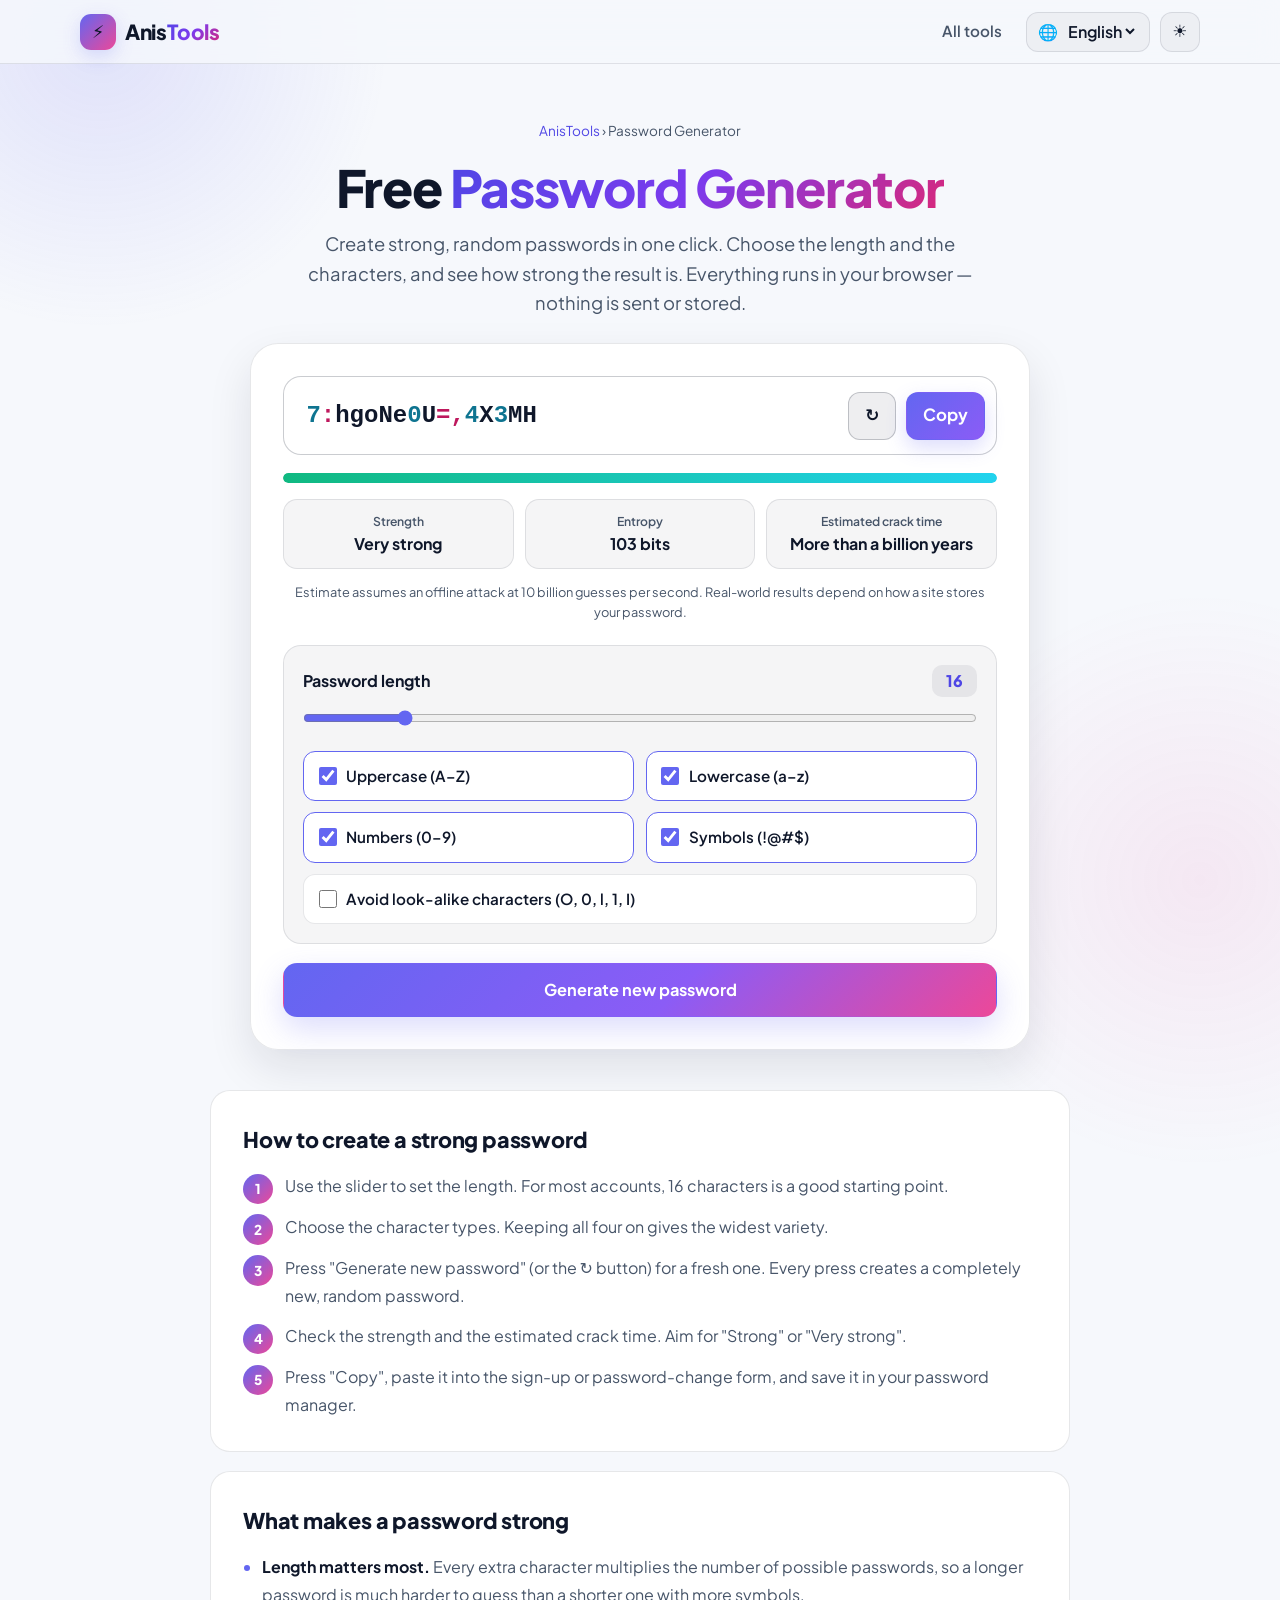
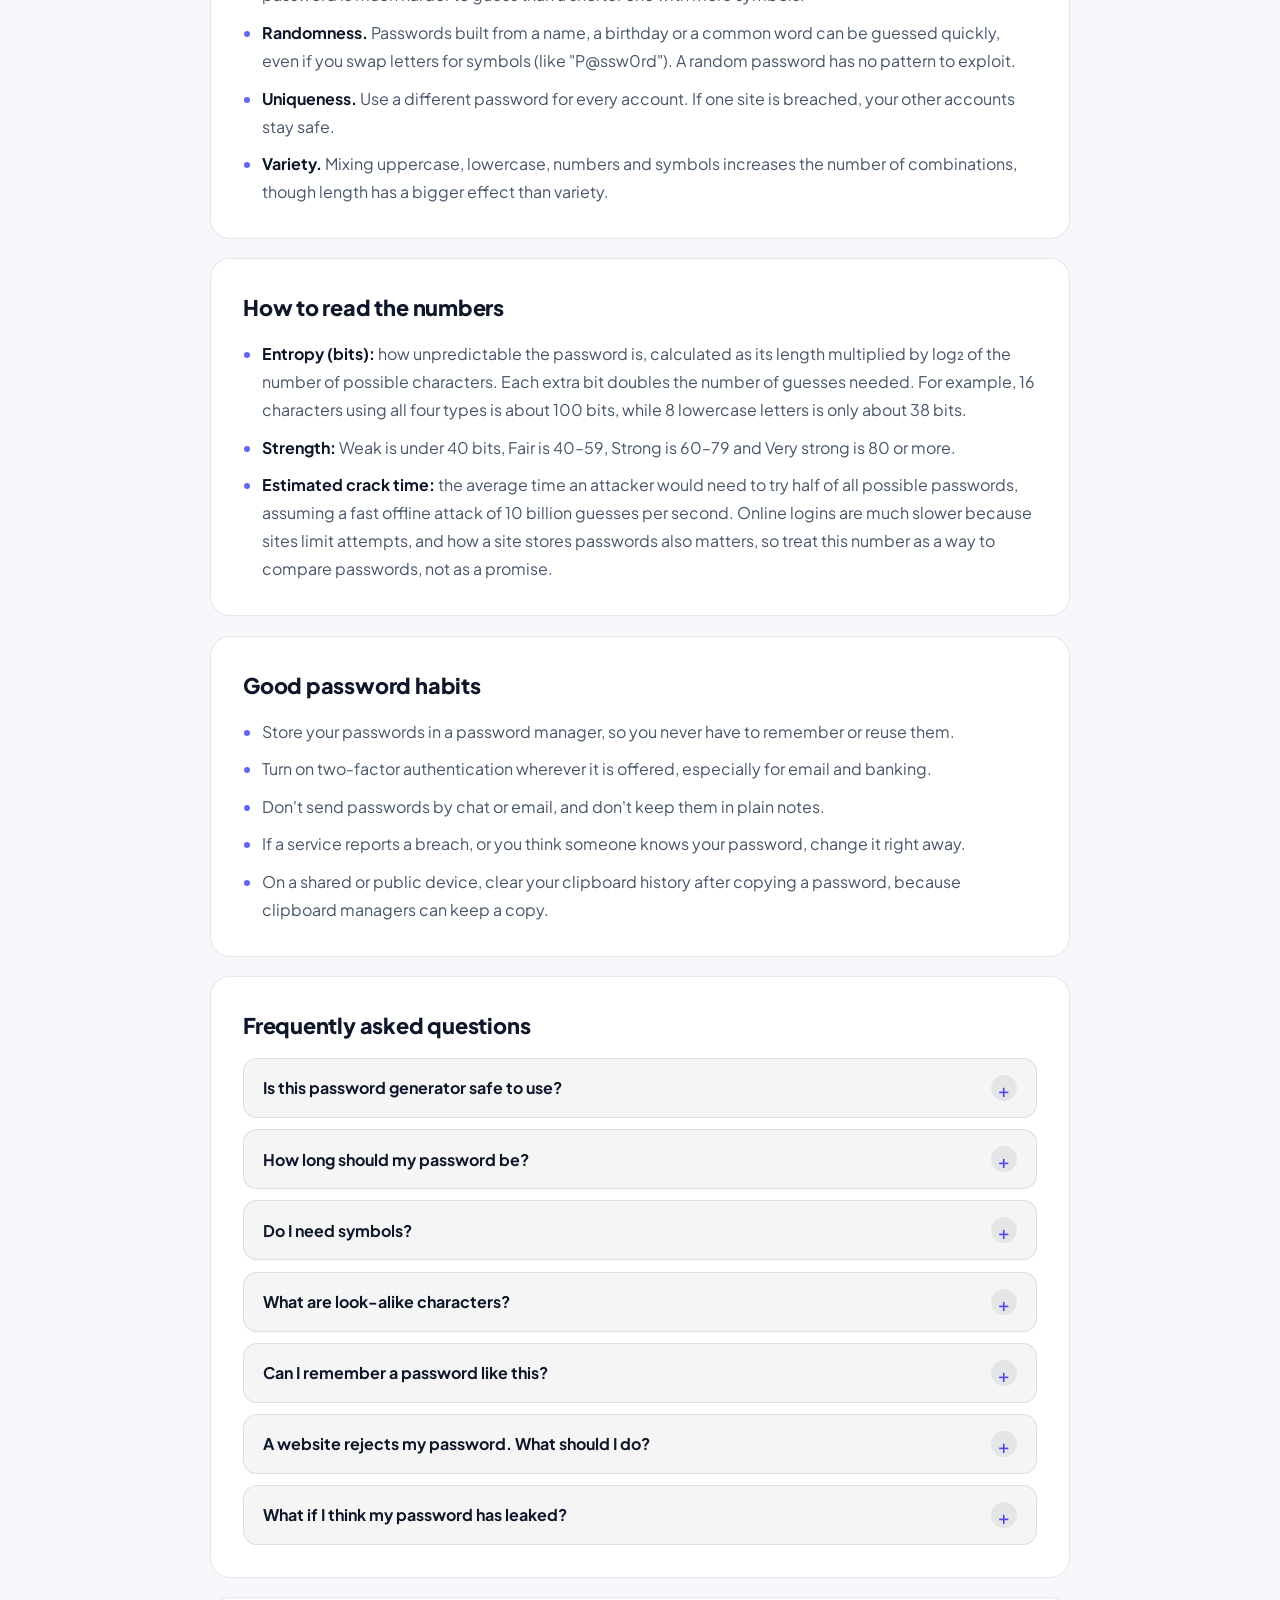
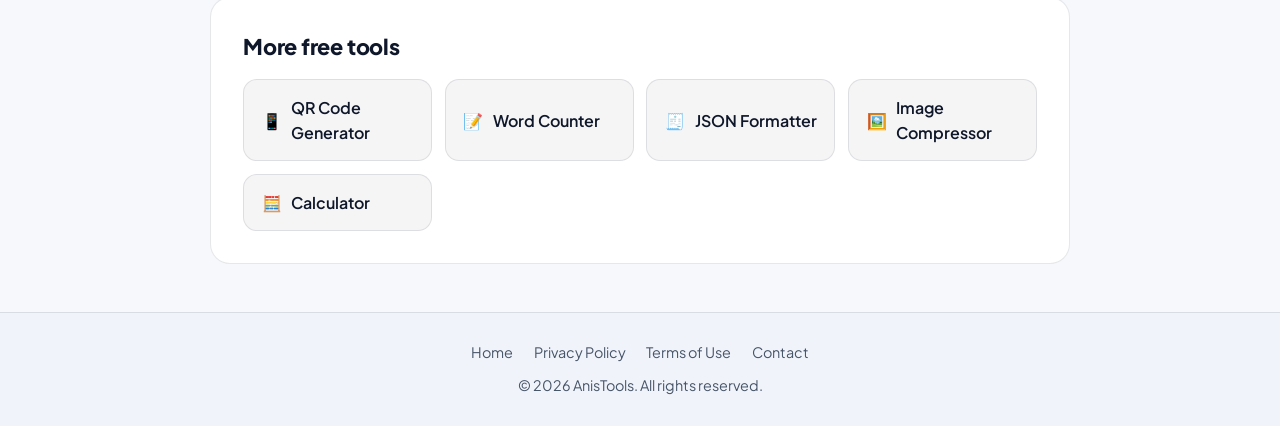
<file: password-generator.html>
<!DOCTYPE html>
<html lang="en" data-theme="dark">
<head>
  <meta charset="UTF-8">
  <meta name="viewport" content="width=device-width, initial-scale=1">
  <title>Free Strong Password Generator – Secure & Random | AnisTools</title>
  <meta name="description" content="Create strong, random passwords in one click. Choose the length and characters, and see the strength and estimated crack time. Runs in your browser — nothing is sent or stored.">
  <meta name="theme-color" content="#0a0e1a">
  <link rel="canonical" href="https://anisur-ai.github.io/Anistools/password-generator.html">
  <meta property="og:title" content="Free Strong Password Generator | AnisTools">
  <meta property="og:description" content="Create strong random passwords with a strength estimate. Free, private, no sign-up.">
  <meta property="og:type" content="website">
  <meta property="og:url" content="https://anisur-ai.github.io/Anistools/password-generator.html">
  <meta name="twitter:card" content="summary">
  <link rel="icon" href="data:image/svg+xml,<svg xmlns=%22http://www.w3.org/2000/svg%22 viewBox=%220 0 100 100%22><text y=%22.9em%22 font-size=%2290%22>⚡</text></svg>">

  <script>
    try {
      var d = document.documentElement;
      d.dataset.theme = localStorage.getItem('theme') || (matchMedia('(prefers-color-scheme: light)').matches ? 'light' : 'dark');
      if (localStorage.getItem('lang') === 'bn') d.lang = 'bn';
    } catch (e) {}
  </script>

  <!-- Google tag (gtag.js) -->
  <script async src="https://www.googletagmanager.com/gtag/js?id=G-LRL9NLYQDY"></script>
  <script>
    window.dataLayer = window.dataLayer || [];
    function gtag(){dataLayer.push(arguments);}
    gtag('js', new Date());
    gtag('config', 'G-LRL9NLYQDY');
  </script>

  <script type="application/ld+json">
  {"@context":"https://schema.org","@graph":[
    {"@type":"WebApplication","name":"Password Generator – AnisTools","url":"https://anisur-ai.github.io/Anistools/password-generator.html","applicationCategory":"SecurityApplication","operatingSystem":"Any","inLanguage":["en","bn"],"offers":{"@type":"Offer","price":"0","priceCurrency":"USD"}},
    {"@type":"BreadcrumbList","itemListElement":[
      {"@type":"ListItem","position":1,"name":"AnisTools","item":"https://anisur-ai.github.io/Anistools/"},
      {"@type":"ListItem","position":2,"name":"Password Generator","item":"https://anisur-ai.github.io/Anistools/password-generator.html"}
    ]}
  ]}
  </script>

  <link rel="preconnect" href="https://fonts.googleapis.com">
  <link rel="preconnect" href="https://fonts.gstatic.com" crossorigin>
  <link href="https://fonts.googleapis.com/css2?family=Plus+Jakarta+Sans:wght@400;500;600;700;800&family=Hind+Siliguri:wght@400;500;600;700&display=swap" rel="stylesheet">

  <style>
    :root {
      --bg: #070b16;
      --bg-alt: rgba(11, 17, 32, 0.62);
      --header-bg: rgba(7, 11, 22, 0.78);
      --surface: rgba(255, 255, 255, 0.04);
      --surface-2: rgba(255, 255, 255, 0.07);
      --card: rgba(15, 23, 42, 0.72);
      --field: rgba(0, 0, 0, 0.28);
      --border: rgba(148, 163, 184, 0.16);
      --border-strong: rgba(148, 163, 184, 0.3);
      --text: #f1f5f9;
      --muted: #94a3b8;
      --link: #818cf8;
      --primary: #6366f1;
      --primary-2: #8b5cf6;
      --accent: #ec4899;
      --success: #10b981;
      --glow: rgba(99, 102, 241, 0.35);
      --shadow: 0 20px 50px rgba(0, 0, 0, 0.35);
      --num: #22d3ee;
      --sym: #f472b6;
      --header-h: 64px;
      --font: 'Plus Jakarta Sans', 'Hind Siliguri', system-ui, -apple-system, 'Segoe UI', Roboto, sans-serif;
      color-scheme: dark;
    }
    [data-theme="light"] {
      --bg: #f6f8fc;
      --bg-alt: rgba(238, 242, 249, 0.75);
      --header-bg: rgba(246, 248, 252, 0.82);
      --surface: rgba(15, 23, 42, 0.04);
      --surface-2: rgba(15, 23, 42, 0.07);
      --card: rgba(255, 255, 255, 0.94);
      --field: #ffffff;
      --border: rgba(15, 23, 42, 0.1);
      --border-strong: rgba(15, 23, 42, 0.22);
      --text: #0f172a;
      --muted: #475569;
      --link: #4f46e5;
      --glow: rgba(99, 102, 241, 0.22);
      --shadow: 0 18px 44px rgba(15, 23, 42, 0.1);
      --num: #0e7490;
      --sym: #be185d;
      color-scheme: light;
    }

    /* ---------- Base ---------- */
    *, *::before, *::after { box-sizing: border-box; }
    * { margin: 0; padding: 0; }
    html { scroll-behavior: smooth; scroll-padding-top: 84px; -webkit-text-size-adjust: 100%; }
    body {
      font-family: var(--font); background: var(--bg); color: var(--text);
      line-height: 1.6; min-height: 100vh; display: flex; flex-direction: column;
      overflow-x: hidden; -webkit-font-smoothing: antialiased;
      transition: background-color .3s, color .3s;
    }
    main { flex: 1; }
    a { color: inherit; text-decoration: none; }
    button, input, select, textarea { font: inherit; color: inherit; }
    button { cursor: pointer; }
    ul, ol { list-style: none; }
    [hidden] { display: none !important; }
    ::selection { background: var(--primary); color: #fff; }
    :focus-visible { outline: 2px solid #22d3ee; outline-offset: 3px; border-radius: 6px; }

    html[lang="bn"] [data-lang-block="en"],
    html:not([lang="bn"]) [data-lang-block="bn"] { display: none; }
    html[lang="bn"] h1, html[lang="bn"] h2, html[lang="bn"] .brand-name { letter-spacing: 0; }

    .container { width: min(1120px, 100% - 2.5rem); margin-inline: auto; }
    .container-narrow { width: min(860px, 100% - 2.5rem); }

    .skip-link {
      position: absolute; left: 12px; top: -64px; z-index: 3000; padding: .6rem 1rem;
      font-weight: 600; color: #fff; background: var(--primary); border-radius: 10px;
    }
    .skip-link:focus { top: 12px; }

    .bg-glow { position: fixed; z-index: -1; width: 600px; height: 600px; border-radius: 50%; pointer-events: none; opacity: .34; }
    .bg-glow-1 { top: -260px; left: -200px; background: radial-gradient(circle, var(--primary) 0, transparent 68%); }
    .bg-glow-2 { bottom: -280px; right: -220px; background: radial-gradient(circle, var(--accent) 0, transparent 68%); opacity: .18; }
    [data-theme="light"] .bg-glow { opacity: .15; }
    [data-theme="light"] .bg-glow-2 { opacity: .09; }

    /* ---------- Header ---------- */
    .site-header {
      position: sticky; top: 0; z-index: 100; height: var(--header-h);
      background: var(--header-bg);
      -webkit-backdrop-filter: saturate(160%) blur(14px); backdrop-filter: saturate(160%) blur(14px);
      border-bottom: 1px solid var(--border);
    }
    .header-inner { height: 100%; display: flex; align-items: center; justify-content: space-between; gap: 1rem; }
    .brand { display: inline-flex; align-items: center; gap: .55rem; font-weight: 800; font-size: 1.3rem; letter-spacing: -.01em; }
    .brand-mark {
      display: grid; place-items: center; width: 36px; height: 36px; font-size: 1.1rem; border-radius: 11px;
      background: linear-gradient(135deg, var(--primary), var(--accent)); box-shadow: 0 6px 18px var(--glow);
    }
    .grad {
      background-image: linear-gradient(135deg, #818cf8, #a78bfa 45%, #f472b6);
      -webkit-background-clip: text; background-clip: text; -webkit-text-fill-color: transparent; color: transparent;
    }
    [data-theme="light"] .grad { background-image: linear-gradient(135deg, #4f46e5, #7c3aed 50%, #db2777); }
    .header-actions { display: flex; align-items: center; gap: .6rem; }
    .nav-link { padding: .5rem .85rem; font-weight: 600; font-size: .95rem; color: var(--muted); border-radius: 10px; transition: color .2s, background-color .2s; }
    .nav-link:hover { color: var(--text); background: var(--surface-2); }
    .lang-switch { display: flex; align-items: center; gap: .4rem; height: 40px; padding: 0 .7rem; background: var(--surface); border: 1px solid var(--border); border-radius: 12px; cursor: pointer; }
    .lang-switch select { background: transparent; border: 0; outline: 0; font-weight: 600; cursor: pointer; }
    .icon-btn { display: grid; place-items: center; width: 40px; height: 40px; font-size: 1.05rem; background: var(--surface); border: 1px solid var(--border); border-radius: 12px; transition: background-color .2s; }
    .icon-btn:hover { background: var(--surface-2); }
    select option { background: var(--bg); color: var(--text); }

    /* ---------- Buttons ---------- */
    .btn {
      display: inline-flex; align-items: center; justify-content: center; gap: .5rem;
      min-height: 52px; padding: .8rem 1.5rem; font-weight: 700; font-size: 1.02rem;
      border: 1px solid transparent; border-radius: 14px; text-align: center;
      transition: transform .15s, box-shadow .25s, background-color .2s;
    }
    .btn-primary { color: #fff; background: linear-gradient(135deg, var(--primary), var(--primary-2) 55%, var(--accent)); box-shadow: 0 12px 30px var(--glow); }
    .btn-wide { width: 100%; }
    .btn:active { transform: scale(.98); }
    @media (hover: hover) { .btn:hover { transform: translateY(-2px); } }

    /* ---------- Page hero ---------- */
    .page-hero { padding: clamp(2rem, 5vw, 3.5rem) 0 1.6rem; text-align: center; }
    .breadcrumb { margin-bottom: 1rem; font-size: .85rem; color: var(--muted); }
    .breadcrumb a { color: var(--link); }
    .breadcrumb a:hover { text-decoration: underline; }
    .page-hero h1 { margin-bottom: .8rem; font-size: clamp(2rem, 5.5vw, 3.2rem); font-weight: 800; line-height: 1.15; letter-spacing: -.02em; text-wrap: balance; }
    .page-hero .lead { max-width: 680px; margin: 0 auto; color: var(--muted); font-size: clamp(1rem, 2.2vw, 1.15rem); }

    /* ---------- Password tool ---------- */
    .tool-shell {
      max-width: 780px; margin-inline: auto; padding: clamp(1.1rem, 3vw, 2rem);
      background: var(--card); border: 1px solid var(--border); border-radius: 28px; box-shadow: var(--shadow);
    }
    .pw-output {
      display: flex; align-items: center; gap: .6rem; padding: .7rem;
      background: var(--field); border: 1px solid var(--border-strong); border-radius: 18px;
    }
    .pw-text {
      flex: 1; min-width: 0; min-height: 3.4rem; display: flex; align-items: center; padding: .3rem .7rem;
      font-family: ui-monospace, SFMono-Regular, Menlo, Consolas, monospace;
      font-size: clamp(1.1rem, 3.6vw, 1.5rem); font-weight: 600; line-height: 1.35;
      word-break: break-all; -webkit-user-select: all; user-select: all;
    }
    .pw-text .n { color: var(--num); }
    .pw-text .s { color: var(--sym); }
    .out-btn {
      flex: none; min-width: 48px; height: 48px; padding: 0 1rem; font-weight: 700; font-size: 1.05rem;
      background: var(--surface-2); border: 1px solid var(--border-strong); border-radius: 12px;
      transition: transform .15s, background-color .2s;
    }
    .out-btn:active { transform: scale(.96); }
    .out-btn-primary { color: #fff; border-color: transparent; background: linear-gradient(135deg, var(--primary), var(--primary-2)); box-shadow: 0 8px 20px var(--glow); }
    @media (hover: hover) { .out-btn:hover { background: var(--surface); border-color: var(--primary); } .out-btn-primary:hover { background: linear-gradient(135deg, var(--primary), var(--primary-2)); } }

    .meter { height: 10px; margin: 1.1rem 0 1rem; overflow: hidden; background: var(--surface-2); border-radius: 999px; }
    .meter-bar { height: 100%; width: 0; border-radius: 999px; transition: width .3s, background .3s; }
    .meter[data-lv="0"] .meter-bar { width: 25%; background: #ef4444; }
    .meter[data-lv="1"] .meter-bar { width: 50%; background: #f59e0b; }
    .meter[data-lv="2"] .meter-bar { width: 75%; background: #10b981; }
    .meter[data-lv="3"] .meter-bar { width: 100%; background: linear-gradient(90deg, #10b981, #22d3ee); }

    .stats { display: grid; grid-template-columns: repeat(3, 1fr); gap: .7rem; }
    .stat { padding: .8rem .9rem; text-align: center; background: var(--surface); border: 1px solid var(--border); border-radius: 14px; }
    .stat-label { display: block; margin-bottom: .15rem; font-size: .76rem; font-weight: 600; color: var(--muted); }
    .stat strong { display: block; font-size: 1rem; line-height: 1.3; }
    .fine { margin: .8rem 0 1.4rem; font-size: .8rem; text-align: center; color: var(--muted); }

    .pw-options { padding: 1.2rem; margin-bottom: 1.2rem; background: var(--surface); border: 1px solid var(--border); border-radius: 18px; }
    .len-row { display: grid; grid-template-columns: 1fr auto; align-items: center; gap: .4rem 1rem; margin-bottom: 1.2rem; }
    .len-row label { font-weight: 700; }
    .len-row output { min-width: 2.8rem; padding: .2rem .7rem; text-align: center; font-weight: 800; color: var(--link); background: var(--surface-2); border-radius: 10px; }
    .len-row input[type="range"] { grid-column: 1 / -1; width: 100%; height: 28px; accent-color: var(--primary); cursor: pointer; }
    .toggle-grid { display: grid; grid-template-columns: 1fr 1fr; gap: .7rem; }
    .toggle {
      display: flex; align-items: center; gap: .6rem; padding: .75rem .9rem; font-weight: 600; font-size: .95rem;
      cursor: pointer; background: var(--field); border: 1px solid var(--border); border-radius: 12px;
      transition: border-color .2s;
    }
    .toggle:has(input:checked) { border-color: var(--primary); }
    .toggle input { flex: none; width: 18px; height: 18px; accent-color: var(--primary); }
    .toggle-wide { grid-column: 1 / -1; }

    /* ---------- Content ---------- */
    .content { display: grid; gap: 1.2rem; padding: 2.5rem 0 3rem; }
    .content-card { padding: clamp(1.3rem, 3vw, 2rem); background: var(--card); border: 1px solid var(--border); border-radius: 20px; }
    .content-card h2 { margin-bottom: .9rem; font-size: 1.35rem; font-weight: 800; letter-spacing: -.01em; }
    .content-card p, .content-card li { color: var(--muted); line-height: 1.75; }
    .content-card strong { color: var(--text); }
    .content-card ol { display: grid; gap: .8rem; counter-reset: step; }
    .content-card ol li { position: relative; padding-left: 2.6rem; counter-increment: step; }
    .content-card ol li::before {
      content: counter(step); position: absolute; left: 0; top: .1rem; display: grid; place-items: center;
      width: 1.9rem; height: 1.9rem; font-weight: 800; font-size: .85rem; color: #fff;
      background: linear-gradient(135deg, var(--primary), var(--accent)); border-radius: 50%;
    }
    .content-card ul { display: grid; gap: .6rem; padding-left: 1.2rem; list-style: disc; }
    .content-card ul li::marker { color: var(--primary); }

    .faq { display: grid; gap: .7rem; }
    .faq details { background: var(--surface); border: 1px solid var(--border); border-radius: 14px; transition: border-color .2s; }
    .faq details[open] { border-color: var(--border-strong); }
    .faq summary {
      display: flex; align-items: center; justify-content: space-between; gap: 1rem;
      padding: 1rem 1.2rem; font-weight: 700; cursor: pointer; list-style: none;
    }
    .faq summary::-webkit-details-marker { display: none; }
    .faq summary::after {
      content: "+"; flex: none; display: grid; place-items: center; width: 26px; height: 26px; font-size: 1.15rem; font-weight: 500;
      color: var(--link); background: var(--surface-2); border-radius: 50%; transition: transform .2s;
    }
    .faq details[open] summary::after { transform: rotate(45deg); }
    .faq details p { padding: 0 1.2rem 1.1rem; }

    .related-grid { display: grid; gap: .8rem; grid-template-columns: repeat(auto-fit, minmax(170px, 1fr)); }
    .related-link {
      display: flex; align-items: center; gap: .6rem; padding: .9rem 1.1rem; font-weight: 600;
      background: var(--surface); border: 1px solid var(--border); border-radius: 14px;
      transition: border-color .2s, transform .2s;
    }
    @media (hover: hover) { .related-link:hover { border-color: var(--primary); transform: translateY(-2px); } }

    /* ---------- Footer & toast ---------- */
    .site-footer { padding: 1.8rem 0; text-align: center; font-size: .9rem; color: var(--muted); background: var(--bg-alt); border-top: 1px solid var(--border); }
    .footer-links { display: flex; flex-wrap: wrap; justify-content: center; gap: .4rem 1.3rem; margin-bottom: .6rem; }
    .footer-links a:hover { color: var(--text); }
    .toast {
      position: fixed; left: 50%; bottom: 24px; z-index: 1000; max-width: 90vw; padding: .8rem 1.4rem; text-align: center;
      font-weight: 600; color: #fff; background: linear-gradient(135deg, var(--primary), var(--accent));
      border-radius: 999px; box-shadow: 0 10px 25px var(--glow);
      transform: translate(-50%, 120px); opacity: 0; pointer-events: none; transition: transform .3s, opacity .3s;
    }
    .toast.show { transform: translate(-50%, 0); opacity: 1; }

    /* ---------- Responsive ---------- */
    @media (max-width: 560px) {
      .brand-name { font-size: 1.1rem; }
      .lang-switch { padding: 0 .5rem; }
      .lang-switch > span { display: none; }
      .nav-link { display: none; }
      .tool-shell { border-radius: 22px; }
      .pw-output { flex-wrap: wrap; }
      .pw-text { flex: 1 1 100%; }
      .out-btn-primary { flex: 1; }
      .stats { grid-template-columns: 1fr 1fr; }
      .stat:last-child { grid-column: 1 / -1; }
      .toggle-grid { grid-template-columns: 1fr; }
    }
    @media (prefers-reduced-motion: reduce) {
      html { scroll-behavior: auto; }
      *, *::before, *::after { animation: none !important; transition: none !important; }
    }
  </style>
</head>
<body>
  <a class="skip-link" href="#tool">Skip to tool</a>
  <div class="bg-glow bg-glow-1" aria-hidden="true"></div>
  <div class="bg-glow bg-glow-2" aria-hidden="true"></div>

  <header class="site-header">
    <div class="container header-inner">
      <a class="brand" href="./" aria-label="AnisTools home">
        <span class="brand-mark" aria-hidden="true">⚡</span>
        <span class="brand-name">Anis<span class="grad">Tools</span></span>
      </a>
      <div class="header-actions">
        <a class="nav-link" href="./#tools"><span data-lang-block="en">All tools</span><span data-lang-block="bn">সব টুলস</span></a>
        <label class="lang-switch">
          <span aria-hidden="true">🌐</span>
          <select id="langSelect" aria-label="Language">
            <option value="en">English</option>
            <option value="bn">বাংলা</option>
          </select>
        </label>
        <button id="themeToggle" class="icon-btn" type="button" aria-label="Toggle theme">🌙</button>
      </div>
    </div>
  </header>

  <main id="main">

    <section class="page-hero">
      <div class="container">
        <nav class="breadcrumb" aria-label="Breadcrumb">
          <a href="./">AnisTools</a> ›
          <span data-lang-block="en">Password Generator</span><span data-lang-block="bn">পাসওয়ার্ড জেনারেটর</span>
        </nav>
        <h1>
          <span data-lang-block="en">Free <span class="grad">Password Generator</span></span>
          <span data-lang-block="bn">ফ্রি <span class="grad">পাসওয়ার্ড জেনারেটর</span></span>
        </h1>
        <p class="lead">
          <span data-lang-block="en">Create strong, random passwords in one click. Choose the length and the characters, and see how strong the result is. Everything runs in your browser — nothing is sent or stored.</span>
          <span data-lang-block="bn">এক ক্লিকে শক্তিশালী র‍্যান্ডম পাসওয়ার্ড বানান। দৈর্ঘ্য আর অক্ষরের ধরন বেছে নিন, আর দেখুন পাসওয়ার্ডটি কতটা শক্তিশালী। সবকিছু আপনার ব্রাউজারেই চলে — কিছুই পাঠানো বা সংরক্ষণ করা হয় না।</span>
        </p>
      </div>
    </section>

    <!-- ============ TOOL ============ -->
    <section class="container" id="tool" aria-label="Password generator">
      <div class="tool-shell">

        <div class="pw-output">
          <div class="pw-text" id="pwText" role="textbox" aria-readonly="true" aria-label="Generated password" tabindex="0"></div>
          <button class="out-btn" id="regenBtn" type="button" aria-label="Generate a new password" title="New">↻</button>
          <button class="out-btn out-btn-primary" id="copyBtn" type="button"><span data-lang-block="en">Copy</span><span data-lang-block="bn">কপি</span></button>
        </div>

        <div class="meter" id="meter" aria-hidden="true"><div class="meter-bar"></div></div>

        <div class="stats">
          <div class="stat">
            <span class="stat-label"><span data-lang-block="en">Strength</span><span data-lang-block="bn">শক্তি</span></span>
            <strong id="strengthText">–</strong>
          </div>
          <div class="stat">
            <span class="stat-label"><span data-lang-block="en">Entropy</span><span data-lang-block="bn">এনট্রপি</span></span>
            <strong id="entropyText">–</strong>
          </div>
          <div class="stat">
            <span class="stat-label"><span data-lang-block="en">Estimated crack time</span><span data-lang-block="bn">ভাঙতে আনুমানিক সময়</span></span>
            <strong id="crackText">–</strong>
          </div>
        </div>
        <p class="fine">
          <span data-lang-block="en">Estimate assumes an offline attack at 10 billion guesses per second. Real-world results depend on how a site stores your password.</span>
          <span data-lang-block="bn">হিসাবটি প্রতি সেকেন্ডে ১,০০০ কোটি অনুমানের অফলাইন আক্রমণ ধরে করা। বাস্তবে ফল নির্ভর করে সাইট আপনার পাসওয়ার্ড কীভাবে সংরক্ষণ করে তার ওপর।</span>
        </p>

        <div class="pw-options">
          <div class="len-row">
            <label for="lenRange"><span data-lang-block="en">Password length</span><span data-lang-block="bn">পাসওয়ার্ডের দৈর্ঘ্য</span></label>
            <output id="lenOut" for="lenRange">16</output>
            <input type="range" id="lenRange" min="8" max="64" value="16">
          </div>

          <div class="toggle-grid">
            <label class="toggle"><input type="checkbox" id="chkUpper" checked><span><span data-lang-block="en">Uppercase (A–Z)</span><span data-lang-block="bn">বড় হাতের (A–Z)</span></span></label>
            <label class="toggle"><input type="checkbox" id="chkLower" checked><span><span data-lang-block="en">Lowercase (a–z)</span><span data-lang-block="bn">ছোট হাতের (a–z)</span></span></label>
            <label class="toggle"><input type="checkbox" id="chkNum" checked><span><span data-lang-block="en">Numbers (0–9)</span><span data-lang-block="bn">সংখ্যা (0–9)</span></span></label>
            <label class="toggle"><input type="checkbox" id="chkSym" checked><span><span data-lang-block="en">Symbols (!@#$)</span><span data-lang-block="bn">চিহ্ন (!@#$)</span></span></label>
            <label class="toggle toggle-wide"><input type="checkbox" id="chkAmbig"><span><span data-lang-block="en">Avoid look-alike characters (O, 0, l, 1, I)</span><span data-lang-block="bn">দেখতে একরকম অক্ষর বাদ দিন (O, 0, l, 1, I)</span></span></label>
          </div>
        </div>

        <button class="btn btn-primary btn-wide" id="genBtn" type="button"><span data-lang-block="en">Generate new password</span><span data-lang-block="bn">নতুন পাসওয়ার্ড বানান</span></button>

      </div>
    </section>
<!-- ============ GUIDE ============ -->
    <article class="container container-narrow content">

      <section class="content-card">
        <h2 data-lang-block="en">How to create a strong password</h2>
        <h2 data-lang-block="bn">শক্তিশালী পাসওয়ার্ড বানানোর নিয়ম</h2>
        <ol data-lang-block="en">
          <li>Use the slider to set the length. For most accounts, 16 characters is a good starting point.</li>
          <li>Choose the character types. Keeping all four on gives the widest variety.</li>
          <li>Press "Generate new password" (or the ↻ button) for a fresh one. Every press creates a completely new, random password.</li>
          <li>Check the strength and the estimated crack time. Aim for "Strong" or "Very strong".</li>
          <li>Press "Copy", paste it into the sign-up or password-change form, and save it in your password manager.</li>
        </ol>
        <ol data-lang-block="bn">
          <li>স্লাইডার দিয়ে দৈর্ঘ্য ঠিক করুন। বেশিরভাগ অ্যাকাউন্টের জন্য ১৬ অক্ষর ভালো শুরু।</li>
          <li>কোন কোন ধরনের অক্ষর থাকবে বেছে নিন। চারটাই চালু রাখলে বৈচিত্র্য সবচেয়ে বেশি হয়।</li>
          <li>নতুন পাসওয়ার্ডের জন্য "নতুন পাসওয়ার্ড বানান" বাটন (বা ↻) চাপুন। প্রতিবার একদম নতুন র‍্যান্ডম পাসওয়ার্ড তৈরি হয়।</li>
          <li>শক্তি আর ভাঙতে আনুমানিক সময় দেখুন। "শক্তিশালী" বা "খুব শক্তিশালী" পর্যন্ত পৌঁছানোর চেষ্টা করুন।</li>
          <li>"কপি" চাপুন, সাইনআপ বা পাসওয়ার্ড বদলের ফর্মে পেস্ট করুন, আর পাসওয়ার্ড ম্যানেজারে সংরক্ষণ করে রাখুন।</li>
        </ol>
      </section>

      <section class="content-card">
        <h2 data-lang-block="en">What makes a password strong</h2>
        <h2 data-lang-block="bn">কীসে পাসওয়ার্ড শক্তিশালী হয়</h2>
        <ul data-lang-block="en">
          <li><strong>Length matters most.</strong> Every extra character multiplies the number of possible passwords, so a longer password is much harder to guess than a shorter one with more symbols.</li>
          <li><strong>Randomness.</strong> Passwords built from a name, a birthday or a common word can be guessed quickly, even if you swap letters for symbols (like "P@ssw0rd"). A random password has no pattern to exploit.</li>
          <li><strong>Uniqueness.</strong> Use a different password for every account. If one site is breached, your other accounts stay safe.</li>
          <li><strong>Variety.</strong> Mixing uppercase, lowercase, numbers and symbols increases the number of combinations, though length has a bigger effect than variety.</li>
        </ul>
        <ul data-lang-block="bn">
          <li><strong>দৈর্ঘ্যই সবচেয়ে বড় কথা।</strong> প্রতিটা বাড়তি অক্ষর সম্ভাব্য পাসওয়ার্ডের সংখ্যা বহুগুণ বাড়ায়। তাই বেশি চিহ্নসহ ছোট পাসওয়ার্ডের চেয়ে লম্বা পাসওয়ার্ড অনেক বেশি নিরাপদ।</li>
          <li><strong>র‍্যান্ডম হওয়া।</strong> নাম, জন্মতারিখ বা চেনা শব্দ থেকে বানানো পাসওয়ার্ড দ্রুত আন্দাজ করা যায়, এমনকি অক্ষরের জায়গায় চিহ্ন বসালেও ("P@ssw0rd"-এর মতো)। র‍্যান্ডম পাসওয়ার্ডে কোনো ছক থাকে না, যা কাজে লাগানো যায়।</li>
          <li><strong>প্রতিটা অ্যাকাউন্টে আলাদা।</strong> একই পাসওয়ার্ড বারবার ব্যবহার করবেন না। একটা সাইটের তথ্য ফাঁস হলে আপনার বাকি অ্যাকাউন্ট নিরাপদ থাকবে।</li>
          <li><strong>অক্ষরের বৈচিত্র্য।</strong> বড় হাতের, ছোট হাতের, সংখ্যা ও চিহ্ন মেশালে সম্ভাব্য সংমিশ্রণ বাড়ে, তবে বৈচিত্র্যের চেয়ে দৈর্ঘ্যের প্রভাব বেশি।</li>
        </ul>
      </section>

      <section class="content-card">
        <h2 data-lang-block="en">How to read the numbers</h2>
        <h2 data-lang-block="bn">সংখ্যাগুলো কীভাবে পড়বেন</h2>
        <ul data-lang-block="en">
          <li><strong>Entropy (bits):</strong> how unpredictable the password is, calculated as its length multiplied by log₂ of the number of possible characters. Each extra bit doubles the number of guesses needed. For example, 16 characters using all four types is about 100 bits, while 8 lowercase letters is only about 38 bits.</li>
          <li><strong>Strength:</strong> Weak is under 40 bits, Fair is 40–59, Strong is 60–79 and Very strong is 80 or more.</li>
          <li><strong>Estimated crack time:</strong> the average time an attacker would need to try half of all possible passwords, assuming a fast offline attack of 10 billion guesses per second. Online logins are much slower because sites limit attempts, and how a site stores passwords also matters, so treat this number as a way to compare passwords, not as a promise.</li>
        </ul>
        <ul data-lang-block="bn">
          <li><strong>এনট্রপি (বিট):</strong> পাসওয়ার্ড কতটা অনুমান-অযোগ্য, তার মাপ। হিসাব হয় দৈর্ঘ্য × (সম্ভাব্য অক্ষরের সংখ্যার log₂) দিয়ে। প্রতিটা বাড়তি বিট প্রয়োজনীয় অনুমানের সংখ্যা দ্বিগুণ করে। যেমন, চার ধরনের অক্ষর মিলিয়ে ১৬ অক্ষরে প্রায় ১০০ বিট, আর শুধু ছোট হাতের ৮ অক্ষরে মাত্র প্রায় ৩৮ বিট।</li>
          <li><strong>শক্তি:</strong> ৪০ বিটের কম হলে দুর্বল, ৪০–৫৯ মোটামুটি, ৬০–৭৯ শক্তিশালী, আর ৮০ বা তার বেশি হলে খুব শক্তিশালী।</li>
          <li><strong>ভাঙতে আনুমানিক সময়:</strong> প্রতি সেকেন্ডে ১,০০০ কোটি অনুমানের দ্রুত অফলাইন আক্রমণ ধরে, সম্ভাব্য পাসওয়ার্ডের অর্ধেক চেষ্টা করতে গড়ে যে সময় লাগবে। অনলাইন লগইনে অনেক ধীর, কারণ সাইট চেষ্টার সংখ্যা সীমিত করে, আর সাইট পাসওয়ার্ড কীভাবে সংরক্ষণ করে তাও ফল বদলায়। তাই সংখ্যাটাকে পাসওয়ার্ড তুলনার উপায় হিসেবে দেখুন, গ্যারান্টি হিসেবে নয়।</li>
        </ul>
      </section>

      <section class="content-card">
        <h2 data-lang-block="en">Good password habits</h2>
        <h2 data-lang-block="bn">পাসওয়ার্ডের ভালো অভ্যাস</h2>
        <ul data-lang-block="en">
          <li>Store your passwords in a password manager, so you never have to remember or reuse them.</li>
          <li>Turn on two-factor authentication wherever it is offered, especially for email and banking.</li>
          <li>Don't send passwords by chat or email, and don't keep them in plain notes.</li>
          <li>If a service reports a breach, or you think someone knows your password, change it right away.</li>
          <li>On a shared or public device, clear your clipboard history after copying a password, because clipboard managers can keep a copy.</li>
        </ul>
        <ul data-lang-block="bn">
          <li>পাসওয়ার্ড ম্যানেজারে পাসওয়ার্ড রাখুন, যাতে মনে রাখতে বা বারবার একই পাসওয়ার্ড ব্যবহার করতে না হয়।</li>
          <li>যেখানে সুযোগ আছে সেখানে টু-ফ্যাক্টর অথেনটিকেশন চালু করুন, বিশেষ করে ইমেইল আর ব্যাংকিংয়ে।</li>
          <li>চ্যাট বা ইমেইলে পাসওয়ার্ড পাঠাবেন না, আর সাধারণ নোটে লিখেও রাখবেন না।</li>
          <li>কোনো সার্ভিস তথ্য ফাঁসের খবর দিলে, বা মনে হলে কেউ আপনার পাসওয়ার্ড জেনে গেছে, সঙ্গে সঙ্গে বদলে ফেলুন।</li>
          <li>শেয়ার করা বা পাবলিক ডিভাইসে পাসওয়ার্ড কপি করার পর ক্লিপবোর্ডের হিস্ট্রি মুছে দিন, কারণ ক্লিপবোর্ড ম্যানেজার একটা কপি রেখে দিতে পারে।</li>
        </ul>
      </section>

      <section class="content-card">
        <h2 data-lang-block="en">Frequently asked questions</h2>
        <h2 data-lang-block="bn">সচরাচর জিজ্ঞাসা</h2>
        <div class="faq" data-lang-block="en">
          <details><summary>Is this password generator safe to use?</summary>
            <p>Passwords are created in your browser using its secure random number generator (Web Crypto). They are not sent to our servers or stored. We use Google Analytics to count visits, but the passwords you generate are not part of that. As with any website, use a device and browser you trust.</p></details>
          <details><summary>How long should my password be?</summary>
            <p>At least 12 characters for most accounts, and preferably 16 or more. For important accounts such as email, banking and the master password of a password manager, use 20 or more.</p></details>
          <details><summary>Do I need symbols?</summary>
            <p>Not always. Length adds more strength than symbols, so a longer password made of letters and numbers can be stronger than a short one with symbols. Keep symbols on if a site requires them.</p></details>
          <details><summary>What are look-alike characters?</summary>
            <p>Characters that are easy to confuse when reading or typing, such as O and 0, or l, 1 and I. Turning on this option removes them, which helps when you have to type a password by hand.</p></details>
          <details><summary>Can I remember a password like this?</summary>
            <p>Random passwords are not made to be memorized. Keep them in a password manager and remember only one strong master password, ideally a long one made of several random words.</p></details>
          <details><summary>A website rejects my password. What should I do?</summary>
            <p>Some sites limit the length or refuse certain symbols. Turn off "Symbols" or lower the length and generate again. If the limit is short, use the longest length the site allows.</p></details>
          <details><summary>What if I think my password has leaked?</summary>
            <p>Change it right away on that site and on every other site where you used the same password, and turn on two-factor authentication if it is available.</p></details>
        </div>
        <div class="faq" data-lang-block="bn">
          <details><summary>এই পাসওয়ার্ড জেনারেটর কি নিরাপদ?</summary>
            <p>পাসওয়ার্ড আপনার ব্রাউজারেই তৈরি হয়, ব্রাউজারের নিরাপদ র‍্যান্ডম সংখ্যা জেনারেটর (Web Crypto) দিয়ে। পাসওয়ার্ড আমাদের সার্ভারে পাঠানো বা সংরক্ষণ করা হয় না। কতজন সাইটে আসছেন তা গুনতে আমরা Google Analytics ব্যবহার করি, কিন্তু আপনার বানানো পাসওয়ার্ড তার অংশ নয়। যেকোনো ওয়েবসাইটের মতোই, বিশ্বস্ত ডিভাইস ও ব্রাউজার ব্যবহার করুন।</p></details>
          <details><summary>পাসওয়ার্ড কত লম্বা হওয়া উচিত?</summary>
            <p>বেশিরভাগ অ্যাকাউন্টের জন্য কমপক্ষে ১২ অক্ষর, আর ১৬ বা তার বেশি হলে আরও ভালো। ইমেইল, ব্যাংক আর পাসওয়ার্ড ম্যানেজারের মাস্টার পাসওয়ার্ডের মতো গুরুত্বপূর্ণ অ্যাকাউন্টে ২০ বা তার বেশি রাখুন।</p></details>
          <details><summary>চিহ্ন কি সবসময় দরকার?</summary>
            <p>সবসময় না। চিহ্নের চেয়ে দৈর্ঘ্য বেশি শক্তি যোগ করে, তাই শুধু অক্ষর আর সংখ্যায় বানানো লম্বা পাসওয়ার্ড চিহ্নসহ ছোট পাসওয়ার্ডের চেয়ে শক্তিশালী হতে পারে। কোনো সাইট চাইলে চিহ্ন চালু রাখুন।</p></details>
          <details><summary>দেখতে একরকম অক্ষর কী?</summary>
            <p>যেসব অক্ষর পড়তে বা টাইপ করতে গেলে গুলিয়ে যায়, যেমন O আর 0, বা l, 1 আর I। এই অপশন চালু করলে ওগুলো বাদ যায়, যা হাতে টাইপ করার সময় কাজে লাগে।</p></details>
          <details><summary>এরকম পাসওয়ার্ড কি মনে রাখা যায়?</summary>
            <p>র‍্যান্ডম পাসওয়ার্ড মুখস্থ করার জন্য বানানো নয়। সেগুলো পাসওয়ার্ড ম্যানেজারে রাখুন, আর শুধু একটা শক্তিশালী মাস্টার পাসওয়ার্ড মনে রাখুন, যেটা লম্বা হলে ভালো, যেমন কয়েকটা র‍্যান্ডম শব্দ মিলিয়ে।</p></details>
          <details><summary>কোনো ওয়েবসাইট আমার পাসওয়ার্ড না নিলে কী করব?</summary>
            <p>কিছু সাইট দৈর্ঘ্যের সীমা রাখে বা নির্দিষ্ট চিহ্ন নেয় না। "চিহ্ন" অপশন বন্ধ করুন বা দৈর্ঘ্য কমিয়ে আবার বানান। সীমা ছোট হলে সাইট যতটা অনুমতি দেয় সেই সর্বোচ্চ দৈর্ঘ্য ব্যবহার করুন।</p></details>
          <details><summary>পাসওয়ার্ড ফাঁস হয়েছে সন্দেহ হলে কী করব?</summary>
            <p>সঙ্গে সঙ্গে ওই সাইটে আর যেখানে যেখানে একই পাসওয়ার্ড ব্যবহার করেছেন সেখানে সেটা বদলে ফেলুন, আর সম্ভব হলে টু-ফ্যাক্টর অথেনটিকেশন চালু করুন।</p></details>
        </div>
      </section>

      <section class="content-card">
        <h2 data-lang-block="en">More free tools</h2>
        <h2 data-lang-block="bn">আরও ফ্রি টুলস</h2>
        <div class="related-grid">
          <a class="related-link" href="qr-code-generator.html">📱 <span data-lang-block="en">QR Code Generator</span><span data-lang-block="bn">QR কোড জেনারেটর</span></a>
          <a class="related-link" href="word-counter.html">📝 <span data-lang-block="en">Word Counter</span><span data-lang-block="bn">শব্দ গণনা</span></a>
          <a class="related-link" href="json-formatter.html">🧾 <span data-lang-block="en">JSON Formatter</span><span data-lang-block="bn">JSON ফরম্যাটার</span></a>
          <a class="related-link" href="image-compressor.html">🖼️ <span data-lang-block="en">Image Compressor</span><span data-lang-block="bn">ইমেজ কম্প্রেসর</span></a>
          <a class="related-link" href="calculator.html">🧮 <span data-lang-block="en">Calculator</span><span data-lang-block="bn">ক্যালকুলেটর</span></a>
        </div>
      </section>

    </article>
  </main>

  <footer class="site-footer">
    <div class="container">
      <p class="footer-links">
        <a href="./"><span data-lang-block="en">Home</span><span data-lang-block="bn">হোম</span></a>
        <a href="privacy.html"><span data-lang-block="en">Privacy Policy</span><span data-lang-block="bn">গোপনীয়তা নীতি</span></a>
        <a href="terms.html"><span data-lang-block="en">Terms of Use</span><span data-lang-block="bn">ব্যবহারের শর্তাবলী</span></a>
        <a href="contact.html"><span data-lang-block="en">Contact</span><span data-lang-block="bn">যোগাযোগ</span></a>
      </p>
      <p>
        <span data-lang-block="en">© 2026 AnisTools. All rights reserved.</span>
        <span data-lang-block="bn">© ২০২৬ AnisTools। সর্বস্বত্ব সংরক্ষিত।</span>
      </p>
    </div>
  </footer>

  <div id="toast" class="toast" role="status" aria-live="polite"></div>
<script>
  document.addEventListener('DOMContentLoaded', () => {
    'use strict';

    const root = document.documentElement;
    const $ = id => document.getElementById(id);
    const store = (k, v) => { try { localStorage.setItem(k, v); } catch (e) {} };
    const load = k => { try { return localStorage.getItem(k); } catch (e) { return null; } };

    /* ---------- Text: [English, বাংলা] ---------- */
    const TXT = {
      copied:   ['Password copied!', 'পাসওয়ার্ড কপি হয়েছে!'],
      copyfail: ['Could not copy. Select the password and copy it manually.', 'কপি করা যায়নি। পাসওয়ার্ড সিলেক্ট করে হাতে কপি করুন।'],
      oneset:   ['Select at least one character type.', 'কমপক্ষে একটি অক্ষরের ধরন বেছে নিন।'],
      nocrypto: ['Your browser does not support secure random generation. Please update or switch your browser.', 'আপনার ব্রাউজার নিরাপদ র‍্যান্ডম জেনারেশন সাপোর্ট করে না। ব্রাউজার আপডেট করুন বা বদলান।']
    };
    const LEVELS = [
      ['Weak', 'দুর্বল'],
      ['Fair', 'মোটামুটি'],
      ['Strong', 'শক্তিশালী'],
      ['Very strong', 'খুব শক্তিশালী']
    ];
    const UNITS = {
      sec:  [['second', 'seconds'], 'সেকেন্ড'],
      min:  [['minute', 'minutes'], 'মিনিট'],
      hr:   [['hour', 'hours'], 'ঘণ্টা'],
      day:  [['day', 'days'], 'দিন'],
      yr:   [['year', 'years'], 'বছর'],
      kyr:  [['thousand years', 'thousand years'], 'হাজার বছর'],
      myr:  [['million years', 'million years'], 'মিলিয়ন বছর']
    };

    let lang = 'en';
    const T = k => TXT[k][lang === 'bn' ? 1 : 0];
    const fmtUnit = (n, key) => {
      const u = UNITS[key];
      return n + ' ' + (lang === 'bn' ? u[1] : (n === 1 ? u[0][0] : u[0][1]));
    };

    /* ---------- Toast ---------- */
    let toastTimer;
    function toast(key) {
      const el = $('toast');
      el.textContent = T(key);
      el.classList.add('show');
      clearTimeout(toastTimer);
      toastTimer = setTimeout(() => el.classList.remove('show'), 2600);
    }

    /* ---------- Character sets ---------- */
    const SETS = {
      chkUpper: 'ABCDEFGHIJKLMNOPQRSTUVWXYZ',
      chkLower: 'abcdefghijklmnopqrstuvwxyz',
      chkNum:   '0123456789',
      chkSym:   '!@#$%^&*()-_=+[]{};:,.<>?'
    };
    const SET_IDS = Object.keys(SETS);
    const AMBIGUOUS = /[O0lI1]/g;

    function activePools() {
      const skip = $('chkAmbig').checked;
      return SET_IDS.filter(id => $(id).checked)
        .map(id => (skip ? SETS[id].replace(AMBIGUOUS, '') : SETS[id]));
    }

    /* ---------- Secure random ---------- */
    const hasCrypto = !!(window.crypto && window.crypto.getRandomValues);

    // Unbiased random integer in [0, max) using rejection sampling
    function randInt(max) {
      const buf = new Uint32Array(1);
      const limit = Math.floor(0x100000000 / max) * max;
      do { window.crypto.getRandomValues(buf); } while (buf[0] >= limit);
      return buf[0] % max;
    }

    /* ---------- Generate ---------- */
    let current = '';
    let bits = 0;

    function generate() {
      if (!hasCrypto) return;
      const pools = activePools();
      if (!pools.length) return;

      const len = parseInt($('lenRange').value, 10);
      const all = pools.join('');

      // One character from every chosen type, then fill the rest, then shuffle
      const chars = pools.map(p => p[randInt(p.length)]);
      while (chars.length < len) chars.push(all[randInt(all.length)]);
      for (let i = chars.length - 1; i > 0; i--) {
        const j = randInt(i + 1);
        const tmp = chars[i]; chars[i] = chars[j]; chars[j] = tmp;
      }

      current = chars.join('');
      bits = len * Math.log2(all.length);   // upper estimate: length × log2(pool size)
      render(current);
      showInfo();
    }

    function render(pw) {
      const box = $('pwText');
      const frag = document.createDocumentFragment();
      for (const ch of pw) {
        if (/[0-9]/.test(ch)) {
          const s = document.createElement('span'); s.className = 'n'; s.textContent = ch; frag.appendChild(s);
        } else if (/[^A-Za-z]/.test(ch)) {
          const s = document.createElement('span'); s.className = 's'; s.textContent = ch; frag.appendChild(s);
        } else {
          frag.appendChild(document.createTextNode(ch));
        }
      }
      box.textContent = '';
      box.appendChild(frag);
    }

    /* ---------- Strength and crack time ---------- */
    function crackTime(b) {
      const sec = Math.pow(2, b - 1) / 1e10;   // average time at 10 billion guesses per second
      const YEAR = 31557600;
      if (sec < 1) return lang === 'bn' ? 'মুহূর্তেই' : 'Instantly';
      if (sec < 60) return fmtUnit(Math.round(sec), 'sec');
      if (sec < 3600) return fmtUnit(Math.round(sec / 60), 'min');
      if (sec < 86400) return fmtUnit(Math.round(sec / 3600), 'hr');
      if (sec < YEAR) return fmtUnit(Math.round(sec / 86400), 'day');
      const y = sec / YEAR;
      if (y < 1e3) return fmtUnit(Math.round(y), 'yr');
      if (y < 1e6) return fmtUnit(Math.round(y / 1e3), 'kyr');
      if (y < 1e9) return fmtUnit(Math.round(y / 1e6), 'myr');
      return lang === 'bn' ? '১০০ কোটি বছরেরও বেশি' : 'More than a billion years';
    }

    function showInfo() {
      if (!current) return;
      const lv = bits < 40 ? 0 : bits < 60 ? 1 : bits < 80 ? 2 : 3;
      $('meter').dataset.lv = lv;
      $('strengthText').textContent = LEVELS[lv][lang === 'bn' ? 1 : 0];
      $('entropyText').textContent = Math.round(bits) + ' ' + (lang === 'bn' ? 'বিট' : 'bits');
      $('crackText').textContent = crackTime(bits);
    }

    /* ---------- Copy ---------- */
    function fallbackCopy(text) {
      const ta = document.createElement('textarea');
      ta.value = text;
      ta.setAttribute('readonly', '');
      ta.style.cssText = 'position:fixed;top:0;left:0;opacity:0';
      document.body.appendChild(ta);
      ta.select();
      let ok = false;
      try { ok = document.execCommand('copy'); } catch (e) {}
      ta.remove();
      return ok;
    }

    async function copyPassword() {
      if (!current) return;
      try {
        await navigator.clipboard.writeText(current);
        toast('copied');
      } catch (e) {
        toast(fallbackCopy(current) ? 'copied' : 'copyfail');
      }
    }

    /* ---------- Saved settings (never the password itself) ---------- */
    const KEY = 'anistools.pw';

    function saveOpts() {
      store(KEY, JSON.stringify({
        len: parseInt($('lenRange').value, 10),
        u: $('chkUpper').checked, l: $('chkLower').checked,
        n: $('chkNum').checked, s: $('chkSym').checked,
        a: $('chkAmbig').checked
      }));
    }

    function restoreOpts() {
      try {
        const o = JSON.parse(load(KEY) || 'null');
        if (!o || typeof o !== 'object') return;
        const len = Math.min(64, Math.max(8, parseInt(o.len, 10) || 16));
        $('lenRange').value = len;
        $('lenOut').textContent = len;
        $('chkUpper').checked = o.u !== false;
        $('chkLower').checked = o.l !== false;
        $('chkNum').checked = o.n !== false;
        $('chkSym').checked = o.s !== false;
        $('chkAmbig').checked = o.a === true;
        if (!SET_IDS.some(id => $(id).checked)) SET_IDS.forEach(id => { $(id).checked = true; });
      } catch (e) {}
    }

    /* ---------- Theme and language ---------- */
    const themeBtn = $('themeToggle');
    const langSel = $('langSelect');

    function applyTheme(t) {
      root.dataset.theme = t;
      themeBtn.textContent = t === 'dark' ? '🌙' : '☀️';
      const meta = document.querySelector('meta[name="theme-color"]');
      if (meta) meta.setAttribute('content', t === 'dark' ? '#0a0e1a' : '#f6f8fc');
    }
    function applyLang(l) {
      lang = l;
      root.lang = l;
      langSel.value = l;
      showInfo();
    }
    themeBtn.addEventListener('click', () => {
      const next = root.dataset.theme === 'dark' ? 'light' : 'dark';
      applyTheme(next);
      store('theme', next);
    });
    langSel.addEventListener('change', e => { applyLang(e.target.value); store('lang', e.target.value); });

    /* ---------- Events ---------- */
    $('genBtn').addEventListener('click', generate);
    $('regenBtn').addEventListener('click', generate);
    $('copyBtn').addEventListener('click', copyPassword);

    $('lenRange').addEventListener('input', () => {
      $('lenOut').textContent = $('lenRange').value;
      saveOpts();
      generate();
    });

    SET_IDS.forEach(id => $(id).addEventListener('change', e => {
      if (!SET_IDS.some(s => $(s).checked)) {   // keep at least one type on
        e.target.checked = true;
        toast('oneset');
        return;
      }
      saveOpts();
      generate();
    }));
    $('chkAmbig').addEventListener('change', () => { saveOpts(); generate(); });

    /* Hide related links whose page is not uploaded yet */
    if (location.protocol.indexOf('http') === 0) {
      document.querySelectorAll('.related-link').forEach(a => {
        fetch(a.getAttribute('href'), { method: 'HEAD', cache: 'no-cache' })
          .then(r => { if (!r.ok) a.hidden = true; })
          .catch(() => {});
      });
    }

    /* ---------- Init ---------- */
    applyTheme(root.dataset.theme === 'light' ? 'light' : 'dark');
    applyLang(load('lang') === 'bn' ? 'bn' : 'en');
    restoreOpts();

    if (hasCrypto) {
      generate();
    } else {
      $('pwText').textContent = T('nocrypto');
      ['genBtn', 'regenBtn', 'copyBtn'].forEach(id => { $(id).disabled = true; });
    }
  });
  </script>
</body>
</html>
</file>
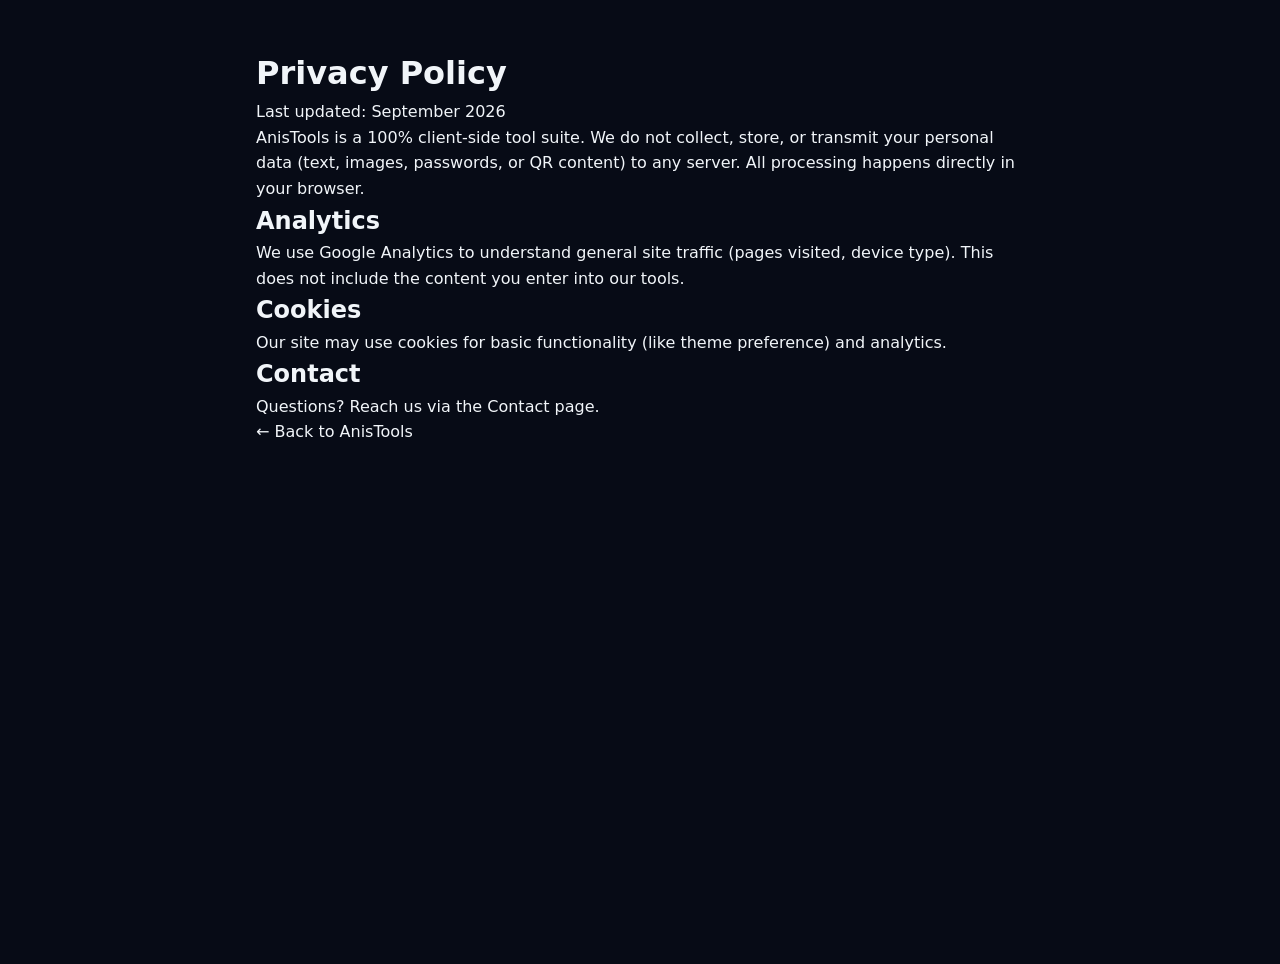
<file: privacy.html>
<!DOCTYPE html>
<html lang="en">
<head>
<meta charset="UTF-8">
<meta name="viewport" content="width=device-width, initial-scale=1.0">
<title>Privacy Policy — AnisTools</title>
<link rel="stylesheet" href="style.css">
</head>
<body style="max-width:800px;margin:2rem auto;padding:1rem;line-height:1.6;">
<h1>Privacy Policy</h1>
<p>Last updated: September 2026</p>
<p>AnisTools is a 100% client-side tool suite. We do not collect, store, or transmit your personal data (text, images, passwords, or QR content) to any server. All processing happens directly in your browser.</p>
<h2>Analytics</h2>
<p>We use Google Analytics to understand general site traffic (pages visited, device type). This does not include the content you enter into our tools.</p>
<h2>Cookies</h2>
<p>Our site may use cookies for basic functionality (like theme preference) and analytics.</p>
<h2>Contact</h2>
<p>Questions? Reach us via the <a href="contact.html">Contact page</a>.</p>
<p><a href="index.html">← Back to AnisTools</a></p>
</body>
</html>
</file>
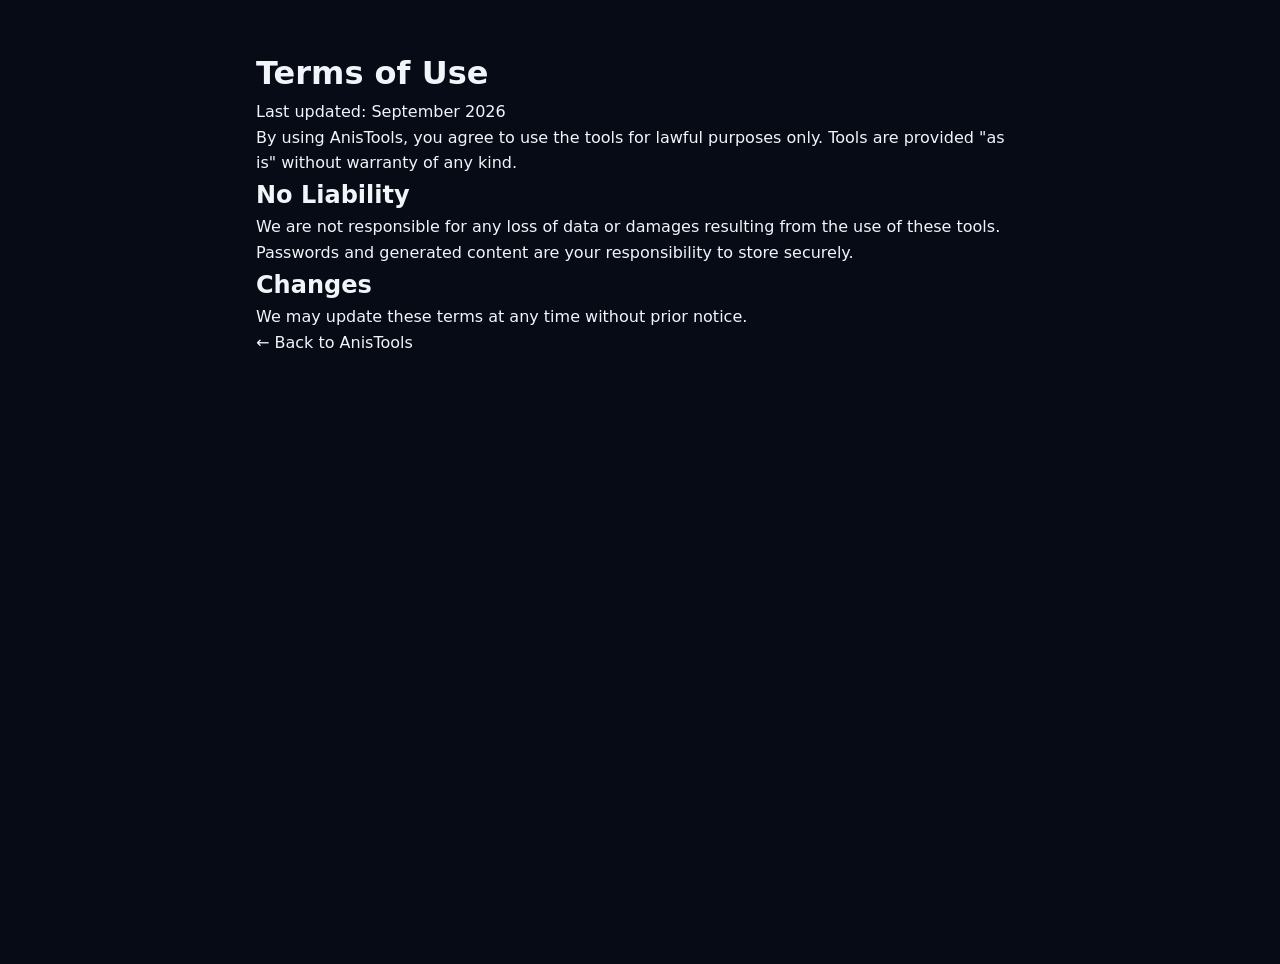
<file: terms.html>
<!DOCTYPE html>
<html lang="en">
<head>
<meta charset="UTF-8">
<meta name="viewport" content="width=device-width, initial-scale=1.0">
<title>Terms of Use — AnisTools</title>
<link rel="stylesheet" href="style.css">
</head>
<body style="max-width:800px;margin:2rem auto;padding:1rem;line-height:1.6;">
<h1>Terms of Use</h1>
<p>Last updated: September 2026</p>
<p>By using AnisTools, you agree to use the tools for lawful purposes only. Tools are provided "as is" without warranty of any kind.</p>
<h2>No Liability</h2>
<p>We are not responsible for any loss of data or damages resulting from the use of these tools. Passwords and generated content are your responsibility to store securely.</p>
<h2>Changes</h2>
<p>We may update these terms at any time without prior notice.</p>
<p><a href="index.html">← Back to AnisTools</a></p>
</body>
</html>
</file>
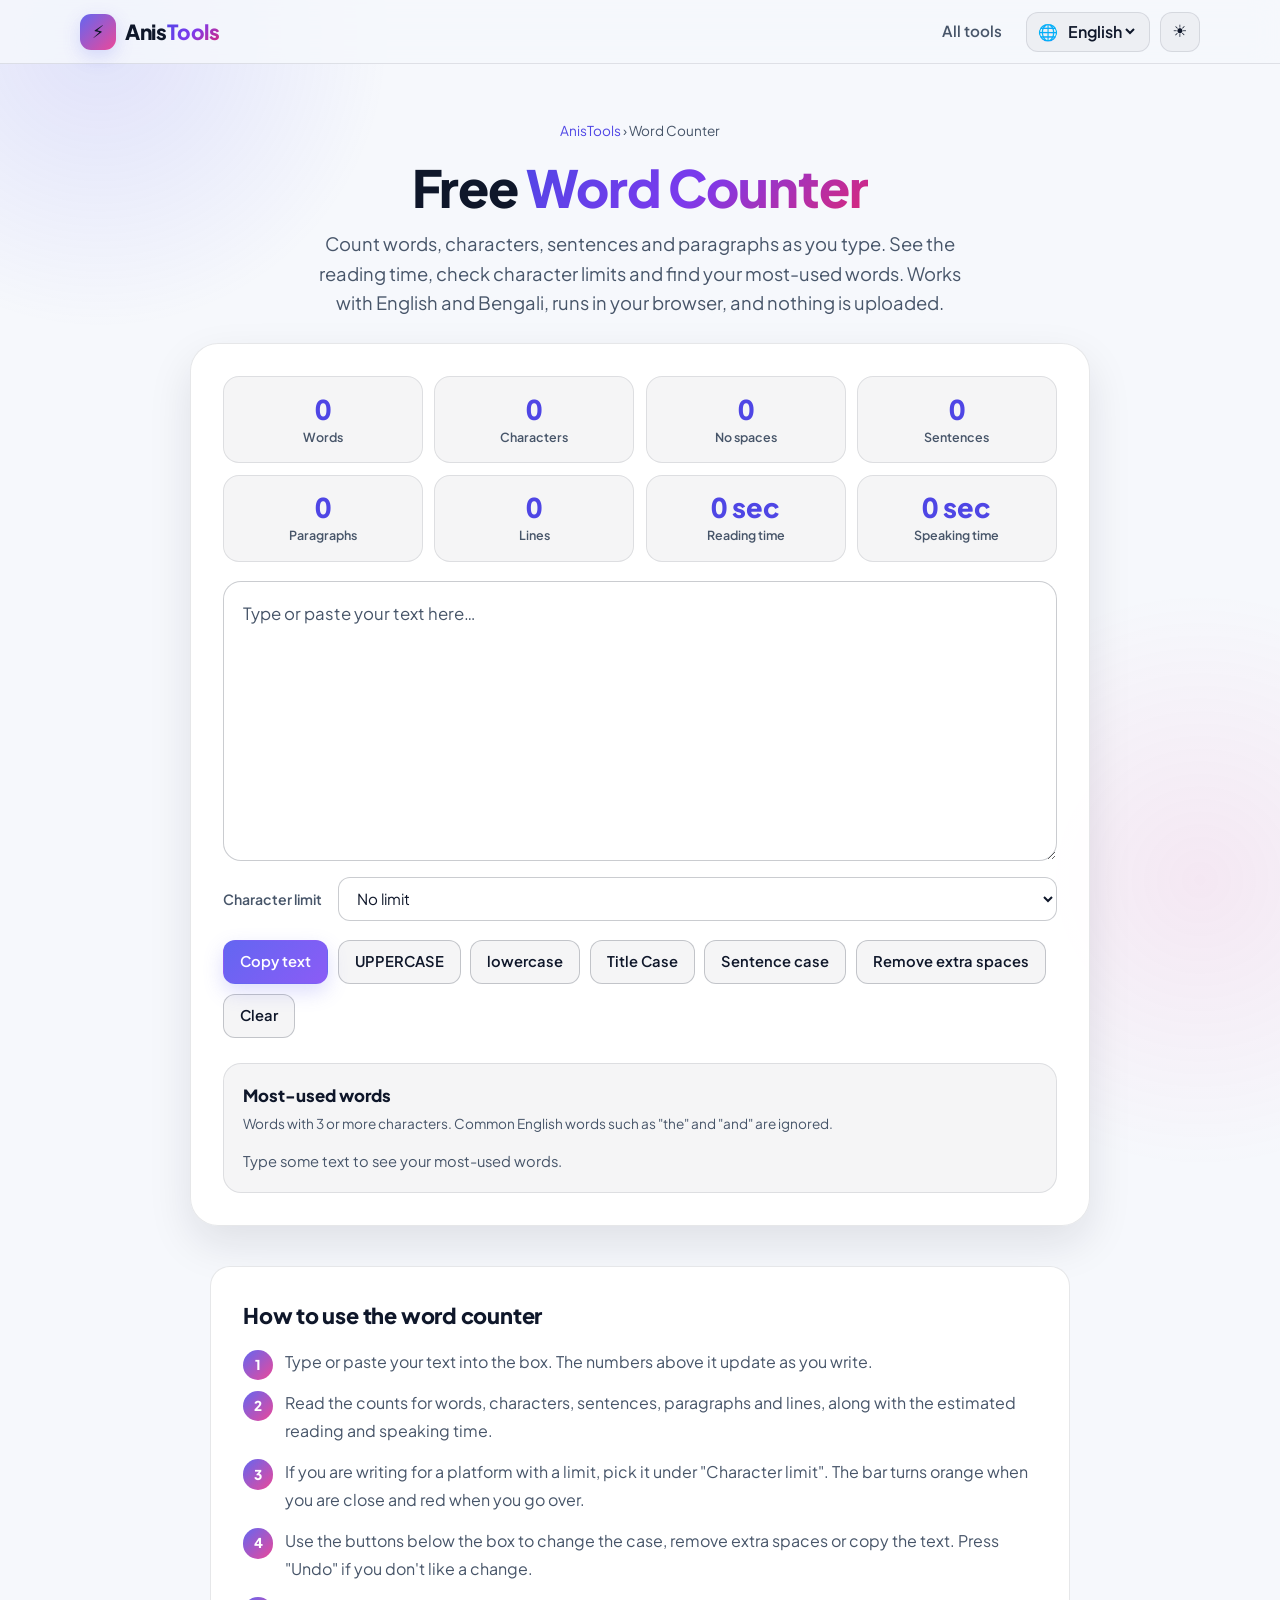
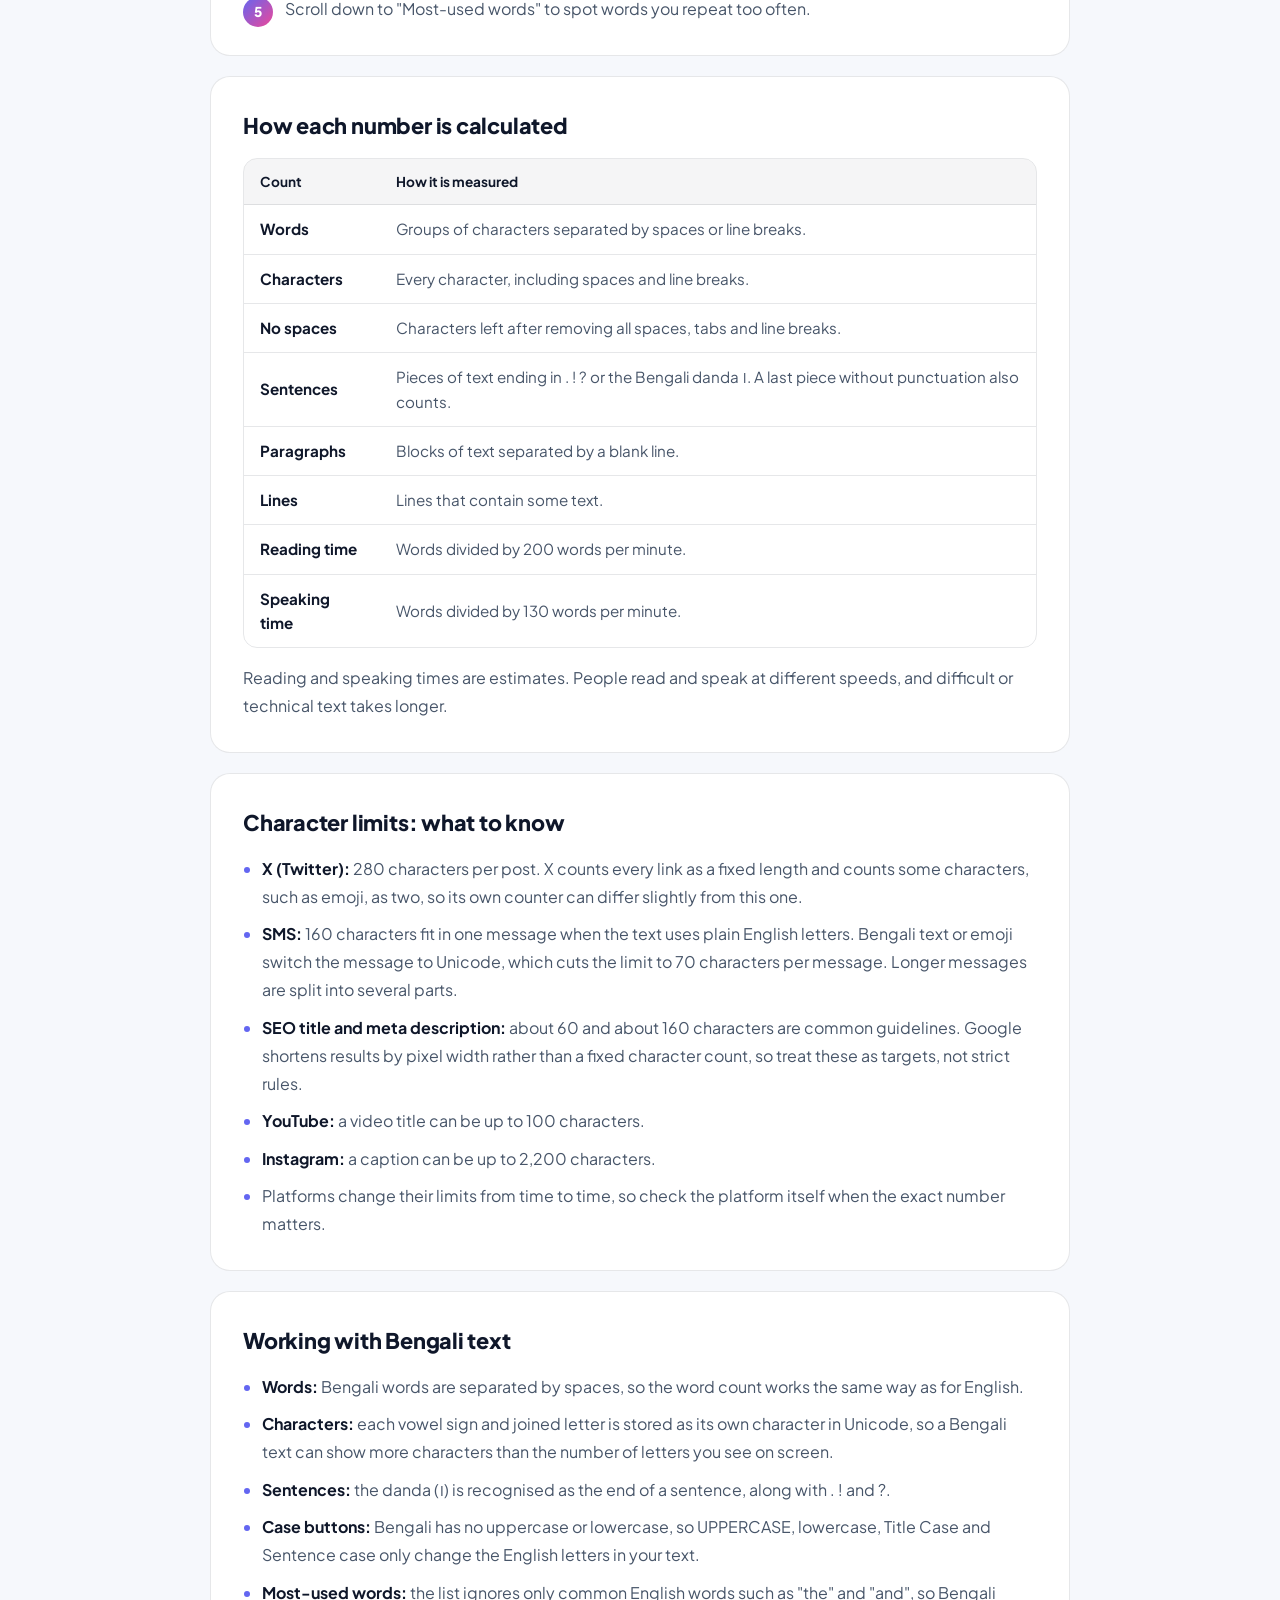
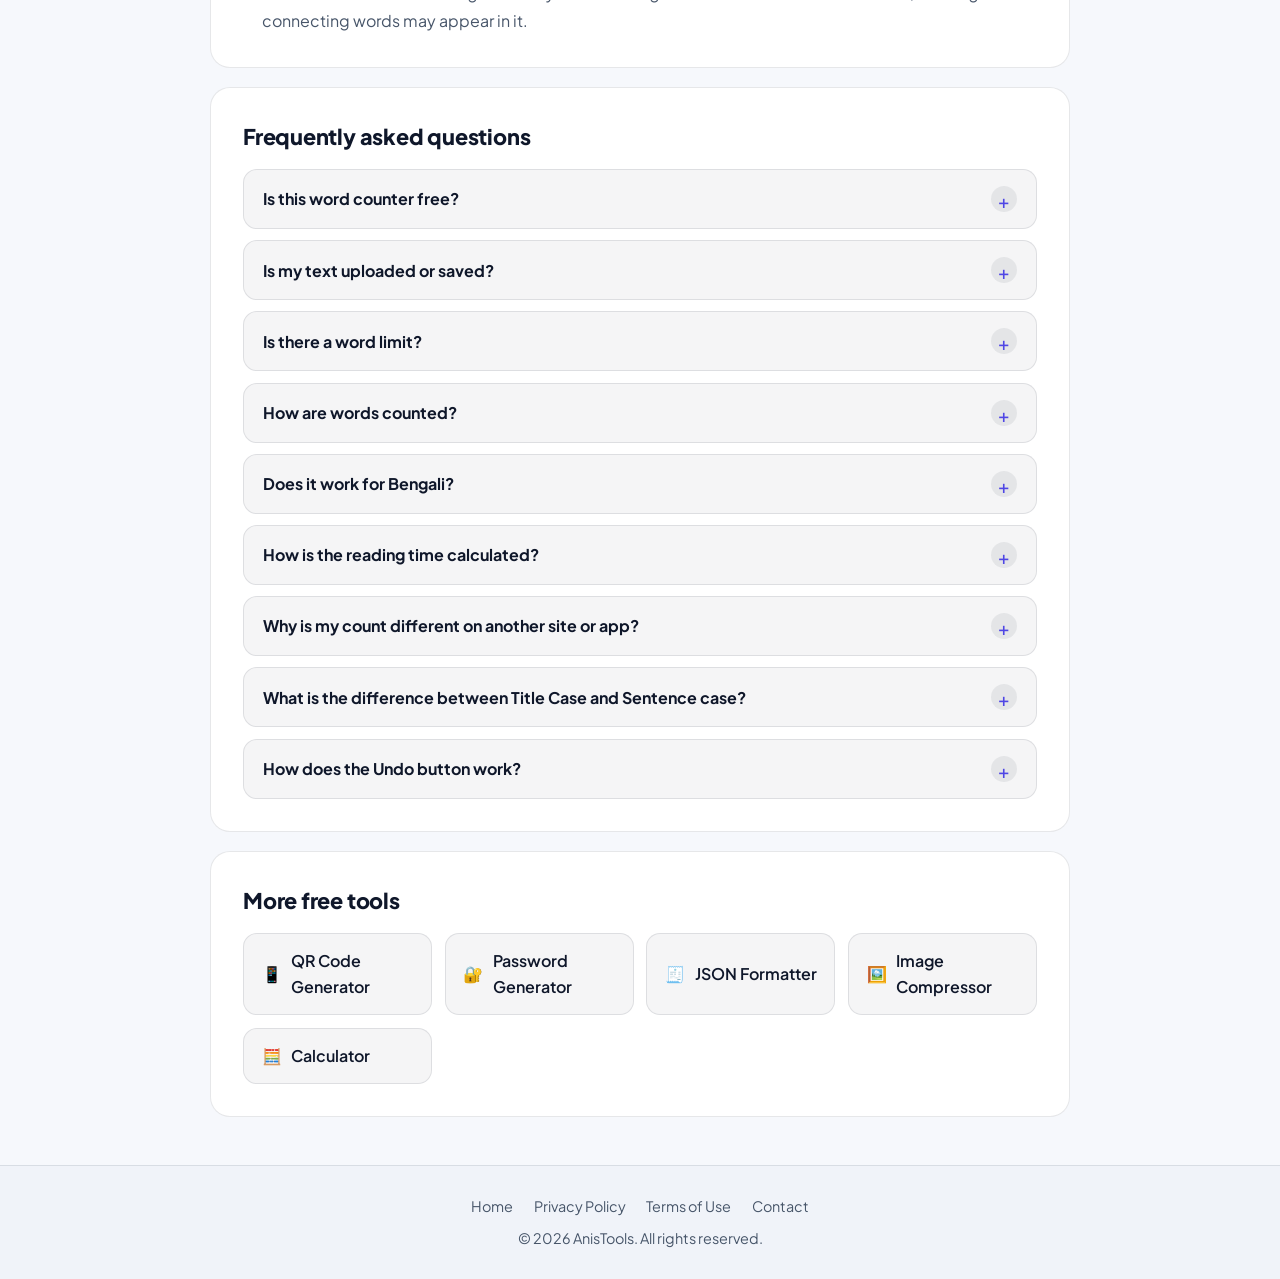
<file: word-counter.html>
<!DOCTYPE html>
<html lang="en" data-theme="dark">
<head>
  <meta charset="UTF-8">
  <meta name="viewport" content="width=device-width, initial-scale=1">
  <title>Free Word Counter – Words, Characters & Reading Time | AnisTools</title>
  <meta name="description" content="Count words, characters, sentences and paragraphs as you type, with reading time, a character limit checker, top keywords and a case converter. Free, private and works in Bengali too.">
  <meta name="theme-color" content="#0a0e1a">
  <link rel="canonical" href="https://anisur-ai.github.io/Anistools/word-counter.html">
  <meta property="og:title" content="Free Word Counter | AnisTools">
  <meta property="og:description" content="Count words, characters, sentences and reading time. Free, private, no sign-up.">
  <meta property="og:type" content="website">
  <meta property="og:url" content="https://anisur-ai.github.io/Anistools/word-counter.html">
  <meta name="twitter:card" content="summary">
  <link rel="icon" href="data:image/svg+xml,<svg xmlns=%22http://www.w3.org/2000/svg%22 viewBox=%220 0 100 100%22><text y=%22.9em%22 font-size=%2290%22>⚡</text></svg>">

  <script>
    try {
      var d = document.documentElement;
      d.dataset.theme = localStorage.getItem('theme') || (matchMedia('(prefers-color-scheme: light)').matches ? 'light' : 'dark');
      if (localStorage.getItem('lang') === 'bn') d.lang = 'bn';
    } catch (e) {}
  </script>

  <!-- Google tag (gtag.js) -->
  <script async src="https://www.googletagmanager.com/gtag/js?id=G-LRL9NLYQDY"></script>
  <script>
    window.dataLayer = window.dataLayer || [];
    function gtag(){dataLayer.push(arguments);}
    gtag('js', new Date());
    gtag('config', 'G-LRL9NLYQDY');
  </script>

  <script type="application/ld+json">
  {"@context":"https://schema.org","@graph":[
    {"@type":"WebApplication","name":"Word Counter – AnisTools","url":"https://anisur-ai.github.io/Anistools/word-counter.html","applicationCategory":"UtilitiesApplication","operatingSystem":"Any","inLanguage":["en","bn"],"offers":{"@type":"Offer","price":"0","priceCurrency":"USD"}},
    {"@type":"BreadcrumbList","itemListElement":[
      {"@type":"ListItem","position":1,"name":"AnisTools","item":"https://anisur-ai.github.io/Anistools/"},
      {"@type":"ListItem","position":2,"name":"Word Counter","item":"https://anisur-ai.github.io/Anistools/word-counter.html"}
    ]}
  ]}
  </script>

  <link rel="preconnect" href="https://fonts.googleapis.com">
  <link rel="preconnect" href="https://fonts.gstatic.com" crossorigin>
  <link href="https://fonts.googleapis.com/css2?family=Plus+Jakarta+Sans:wght@400;500;600;700;800&family=Hind+Siliguri:wght@400;500;600;700&display=swap" rel="stylesheet">

  <style>
    :root {
      --bg: #070b16;
      --bg-alt: rgba(11, 17, 32, 0.62);
      --header-bg: rgba(7, 11, 22, 0.78);
      --surface: rgba(255, 255, 255, 0.04);
      --surface-2: rgba(255, 255, 255, 0.07);
      --card: rgba(15, 23, 42, 0.72);
      --field: rgba(0, 0, 0, 0.28);
      --border: rgba(148, 163, 184, 0.16);
      --border-strong: rgba(148, 163, 184, 0.3);
      --text: #f1f5f9;
      --muted: #94a3b8;
      --link: #818cf8;
      --primary: #6366f1;
      --primary-2: #8b5cf6;
      --accent: #ec4899;
      --success: #10b981;
      --danger: #ef4444;
      --glow: rgba(99, 102, 241, 0.35);
      --shadow: 0 20px 50px rgba(0, 0, 0, 0.35);
      --header-h: 64px;
      --font: 'Plus Jakarta Sans', 'Hind Siliguri', system-ui, -apple-system, 'Segoe UI', Roboto, sans-serif;
      color-scheme: dark;
    }
    [data-theme="light"] {
      --bg: #f6f8fc;
      --bg-alt: rgba(238, 242, 249, 0.75);
      --header-bg: rgba(246, 248, 252, 0.82);
      --surface: rgba(15, 23, 42, 0.04);
      --surface-2: rgba(15, 23, 42, 0.07);
      --card: rgba(255, 255, 255, 0.94);
      --field: #ffffff;
      --border: rgba(15, 23, 42, 0.1);
      --border-strong: rgba(15, 23, 42, 0.22);
      --text: #0f172a;
      --muted: #475569;
      --link: #4f46e5;
      --danger: #dc2626;
      --glow: rgba(99, 102, 241, 0.22);
      --shadow: 0 18px 44px rgba(15, 23, 42, 0.1);
      color-scheme: light;
    }

    /* ---------- Base ---------- */
    *, *::before, *::after { box-sizing: border-box; }
    * { margin: 0; padding: 0; }
    html { scroll-behavior: smooth; scroll-padding-top: 84px; -webkit-text-size-adjust: 100%; }
    body {
      font-family: var(--font); background: var(--bg); color: var(--text);
      line-height: 1.6; min-height: 100vh; display: flex; flex-direction: column;
      overflow-x: hidden; -webkit-font-smoothing: antialiased;
      transition: background-color .3s, color .3s;
    }
    main { flex: 1; }
    a { color: inherit; text-decoration: none; }
    button, input, select, textarea { font: inherit; color: inherit; }
    button { cursor: pointer; }
    ul, ol { list-style: none; }
    [hidden] { display: none !important; }
    ::selection { background: var(--primary); color: #fff; }
    :focus-visible { outline: 2px solid #22d3ee; outline-offset: 3px; border-radius: 6px; }

    html[lang="bn"] [data-lang-block="en"],
    html:not([lang="bn"]) [data-lang-block="bn"] { display: none; }
    html[lang="bn"] h1, html[lang="bn"] h2, html[lang="bn"] .brand-name { letter-spacing: 0; }

    .container { width: min(1120px, 100% - 2.5rem); margin-inline: auto; }
    .container-narrow { width: min(860px, 100% - 2.5rem); }

    .skip-link {
      position: absolute; left: 12px; top: -64px; z-index: 3000; padding: .6rem 1rem;
      font-weight: 600; color: #fff; background: var(--primary); border-radius: 10px;
    }
    .skip-link:focus { top: 12px; }

    .bg-glow { position: fixed; z-index: -1; width: 600px; height: 600px; border-radius: 50%; pointer-events: none; opacity: .34; }
    .bg-glow-1 { top: -260px; left: -200px; background: radial-gradient(circle, var(--primary) 0, transparent 68%); }
    .bg-glow-2 { bottom: -280px; right: -220px; background: radial-gradient(circle, var(--accent) 0, transparent 68%); opacity: .18; }
    [data-theme="light"] .bg-glow { opacity: .15; }
    [data-theme="light"] .bg-glow-2 { opacity: .09; }

    /* ---------- Header ---------- */
    .site-header {
      position: sticky; top: 0; z-index: 100; height: var(--header-h);
      background: var(--header-bg);
      -webkit-backdrop-filter: saturate(160%) blur(14px); backdrop-filter: saturate(160%) blur(14px);
      border-bottom: 1px solid var(--border);
    }
    .header-inner { height: 100%; display: flex; align-items: center; justify-content: space-between; gap: 1rem; }
    .brand { display: inline-flex; align-items: center; gap: .55rem; font-weight: 800; font-size: 1.3rem; letter-spacing: -.01em; }
    .brand-mark {
      display: grid; place-items: center; width: 36px; height: 36px; font-size: 1.1rem; border-radius: 11px;
      background: linear-gradient(135deg, var(--primary), var(--accent)); box-shadow: 0 6px 18px var(--glow);
    }
    .grad {
      background-image: linear-gradient(135deg, #818cf8, #a78bfa 45%, #f472b6);
      -webkit-background-clip: text; background-clip: text; -webkit-text-fill-color: transparent; color: transparent;
    }
    [data-theme="light"] .grad { background-image: linear-gradient(135deg, #4f46e5, #7c3aed 50%, #db2777); }
    .header-actions { display: flex; align-items: center; gap: .6rem; }
    .nav-link { padding: .5rem .85rem; font-weight: 600; font-size: .95rem; color: var(--muted); border-radius: 10px; transition: color .2s, background-color .2s; }
    .nav-link:hover { color: var(--text); background: var(--surface-2); }
    .lang-switch { display: flex; align-items: center; gap: .4rem; height: 40px; padding: 0 .7rem; background: var(--surface); border: 1px solid var(--border); border-radius: 12px; cursor: pointer; }
    .lang-switch select { background: transparent; border: 0; outline: 0; font-weight: 600; cursor: pointer; }
    .icon-btn { display: grid; place-items: center; width: 40px; height: 40px; font-size: 1.05rem; background: var(--surface); border: 1px solid var(--border); border-radius: 12px; transition: background-color .2s; }
    .icon-btn:hover { background: var(--surface-2); }
    select option { background: var(--bg); color: var(--text); }

    /* ---------- Page hero ---------- */
    .page-hero { padding: clamp(2rem, 5vw, 3.5rem) 0 1.6rem; text-align: center; }
    .breadcrumb { margin-bottom: 1rem; font-size: .85rem; color: var(--muted); }
    .breadcrumb a { color: var(--link); }
    .breadcrumb a:hover { text-decoration: underline; }
    .page-hero h1 { margin-bottom: .8rem; font-size: clamp(2rem, 5.5vw, 3.2rem); font-weight: 800; line-height: 1.15; letter-spacing: -.02em; text-wrap: balance; }
    .page-hero .lead { max-width: 680px; margin: 0 auto; color: var(--muted); font-size: clamp(1rem, 2.2vw, 1.15rem); }

    /* ---------- Word counter tool ---------- */
    .tool-shell {
      max-width: 900px; margin-inline: auto; padding: clamp(1.1rem, 3vw, 2rem);
      background: var(--card); border: 1px solid var(--border); border-radius: 28px; box-shadow: var(--shadow);
    }

    .wc-stats { display: grid; grid-template-columns: repeat(4, 1fr); gap: .7rem; margin-bottom: 1.2rem; }
    .wc-stat { padding: .9rem .6rem; text-align: center; background: var(--surface); border: 1px solid var(--border); border-radius: 16px; }
    .wc-num {
      display: block; font-size: clamp(1.2rem, 3.4vw, 1.7rem); font-weight: 800; line-height: 1.25;
      color: var(--link); font-variant-numeric: tabular-nums; overflow-wrap: anywhere;
    }
    .wc-label { display: block; margin-top: .15rem; font-size: .78rem; font-weight: 600; color: var(--muted); }

    .editor textarea {
      display: block; width: 100%; min-height: 280px; padding: 1.1rem 1.2rem; resize: vertical; outline: 0;
      font-size: 1.05rem; line-height: 1.7;
      background: var(--field); border: 1px solid var(--border-strong); border-radius: 18px;
      transition: border-color .2s, box-shadow .2s;
    }
    .editor textarea:focus { border-color: var(--primary); box-shadow: 0 0 0 3px var(--glow); }
    .editor textarea::placeholder { color: var(--muted); }

    .limit-box { display: grid; grid-template-columns: auto minmax(0, 1fr); align-items: center; gap: .6rem 1rem; margin-top: 1rem; }
    .limit-box label { font-size: .88rem; font-weight: 600; color: var(--muted); }
    .limit-box select {
      width: 100%; padding: .65rem .9rem; font-size: .95rem; outline: 0;
      background: var(--field); border: 1px solid var(--border-strong); border-radius: 12px;
    }
    .limit-box select:focus { border-color: var(--primary); box-shadow: 0 0 0 3px var(--glow); }
    .limit-meter { grid-column: 1 / -1; }
    .limit-bar { height: 8px; overflow: hidden; background: var(--surface-2); border-radius: 999px; }
    .limit-fill { height: 100%; width: 0; background: var(--success); border-radius: 999px; transition: width .2s, background-color .2s; }
    .limit-fill.warn { background: #f59e0b; }
    .limit-fill.over { background: var(--danger); }
    .limit-text { margin-top: .4rem; font-size: .85rem; font-weight: 600; color: var(--muted); }
    .limit-text.over { color: var(--danger); }

    .wc-tools { display: flex; flex-wrap: wrap; gap: .6rem; margin-top: 1.2rem; }
    .tb-btn {
      display: inline-flex; align-items: center; justify-content: center; min-height: 44px; padding: .55rem 1rem;
      font-weight: 600; font-size: .92rem; background: var(--surface); border: 1px solid var(--border-strong);
      border-radius: 12px; transition: transform .15s, background-color .2s, border-color .2s;
    }
    .tb-btn:active { transform: scale(.97); }
    .tb-btn-primary { color: #fff; border-color: transparent; background: linear-gradient(135deg, var(--primary), var(--primary-2)); box-shadow: 0 8px 20px var(--glow); }
    @media (hover: hover) {
      .tb-btn:hover { border-color: var(--primary); }
      .tb-btn-primary:hover { border-color: transparent; }
      .tb-btn-danger:hover { color: var(--danger); border-color: var(--danger); }
    }

    .kw { margin-top: 1.6rem; padding: 1.2rem; background: var(--surface); border: 1px solid var(--border); border-radius: 18px; }
    .kw h2 { margin-bottom: .2rem; font-size: 1.05rem; font-weight: 800; }
    .kw-hint { margin-bottom: .9rem; font-size: .85rem; color: var(--muted); }
    .kw-list { display: grid; grid-template-columns: repeat(2, minmax(0, 1fr)); gap: .5rem; }
    .kw-item {
      position: relative; display: flex; justify-content: space-between; gap: .8rem; padding: .55rem .8rem; overflow: hidden;
      font-size: .92rem; background: var(--field); border: 1px solid var(--border); border-radius: 10px;
    }
    .kw-item::before { content: ""; position: absolute; inset: 0 auto 0 0; width: var(--w, 0%); background: var(--glow); opacity: .5; }
    .kw-item > * { position: relative; }
    .kw-word { font-weight: 600; overflow-wrap: anywhere; }
    .kw-count { flex: none; font-weight: 800; color: var(--link); }
    .kw-empty { font-size: .92rem; color: var(--muted); }

    /* ---------- Content ---------- */
    .content { display: grid; gap: 1.2rem; padding: 2.5rem 0 3rem; }
    .content-card { padding: clamp(1.3rem, 3vw, 2rem); background: var(--card); border: 1px solid var(--border); border-radius: 20px; }
    .content-card h2 { margin-bottom: .9rem; font-size: 1.35rem; font-weight: 800; letter-spacing: -.01em; }
    .content-card p, .content-card li { color: var(--muted); line-height: 1.75; }
    .content-card strong { color: var(--text); }
    .content-card ol { display: grid; gap: .8rem; counter-reset: step; }
    .content-card ol li { position: relative; padding-left: 2.6rem; counter-increment: step; }
    .content-card ol li::before {
      content: counter(step); position: absolute; left: 0; top: .1rem; display: grid; place-items: center;
      width: 1.9rem; height: 1.9rem; font-weight: 800; font-size: .85rem; color: #fff;
      background: linear-gradient(135deg, var(--primary), var(--accent)); border-radius: 50%;
    }
    .content-card ul { display: grid; gap: .6rem; padding-left: 1.2rem; list-style: disc; }
    .content-card ul li::marker { color: var(--primary); }

    .table-wrap { overflow-x: auto; border: 1px solid var(--border); border-radius: 14px; }
    .table-wrap table { width: 100%; min-width: 380px; border-collapse: collapse; font-size: .95rem; }
    .table-wrap th, .table-wrap td { padding: .75rem 1rem; text-align: left; border-bottom: 1px solid var(--border); }
    .table-wrap th { font-size: .85rem; color: var(--text); background: var(--surface); }
    .table-wrap td { color: var(--muted); }
    .table-wrap tr:last-child td { border-bottom: 0; }

    .faq { display: grid; gap: .7rem; }
    .faq details { background: var(--surface); border: 1px solid var(--border); border-radius: 14px; transition: border-color .2s; }
    .faq details[open] { border-color: var(--border-strong); }
    .faq summary {
      display: flex; align-items: center; justify-content: space-between; gap: 1rem;
      padding: 1rem 1.2rem; font-weight: 700; cursor: pointer; list-style: none;
    }
    .faq summary::-webkit-details-marker { display: none; }
    .faq summary::after {
      content: "+"; flex: none; display: grid; place-items: center; width: 26px; height: 26px; font-size: 1.15rem; font-weight: 500;
      color: var(--link); background: var(--surface-2); border-radius: 50%; transition: transform .2s;
    }
    .faq details[open] summary::after { transform: rotate(45deg); }
    .faq details p { padding: 0 1.2rem 1.1rem; }

    .related-grid { display: grid; gap: .8rem; grid-template-columns: repeat(auto-fit, minmax(170px, 1fr)); }
    .related-link {
      display: flex; align-items: center; gap: .6rem; padding: .9rem 1.1rem; font-weight: 600;
      background: var(--surface); border: 1px solid var(--border); border-radius: 14px;
      transition: border-color .2s, transform .2s;
    }
    @media (hover: hover) { .related-link:hover { border-color: var(--primary); transform: translateY(-2px); } }

    /* ---------- Footer & toast ---------- */
    .site-footer { padding: 1.8rem 0; text-align: center; font-size: .9rem; color: var(--muted); background: var(--bg-alt); border-top: 1px solid var(--border); }
    .footer-links { display: flex; flex-wrap: wrap; justify-content: center; gap: .4rem 1.3rem; margin-bottom: .6rem; }
    .footer-links a:hover { color: var(--text); }
    .toast {
      position: fixed; left: 50%; bottom: 24px; z-index: 1000; max-width: 90vw; padding: .8rem 1.4rem; text-align: center;
      font-weight: 600; color: #fff; background: linear-gradient(135deg, var(--primary), var(--accent));
      border-radius: 999px; box-shadow: 0 10px 25px var(--glow);
      transform: translate(-50%, 120px); opacity: 0; pointer-events: none; transition: transform .3s, opacity .3s;
    }
    .toast.show { transform: translate(-50%, 0); opacity: 1; }

    /* ---------- Responsive ---------- */
    @media (max-width: 560px) {
      .brand-name { font-size: 1.1rem; }
      .lang-switch { padding: 0 .5rem; }
      .lang-switch > span { display: none; }
      .nav-link { display: none; }
      .tool-shell { border-radius: 22px; }
      .wc-stats { grid-template-columns: 1fr 1fr; }
      .editor textarea { min-height: 220px; }
      .limit-box { grid-template-columns: 1fr; }
      .tb-btn { flex: 1 1 calc(50% - .6rem); }
      .kw-list { grid-template-columns: 1fr; }
    }
    @media (prefers-reduced-motion: reduce) {
      html { scroll-behavior: auto; }
      *, *::before, *::after { animation: none !important; transition: none !important; }
    }
  </style>
</head>
<body>
  <a class="skip-link" href="#tool">Skip to tool</a>
  <div class="bg-glow bg-glow-1" aria-hidden="true"></div>
  <div class="bg-glow bg-glow-2" aria-hidden="true"></div>

  <header class="site-header">
    <div class="container header-inner">
      <a class="brand" href="./" aria-label="AnisTools home">
        <span class="brand-mark" aria-hidden="true">⚡</span>
        <span class="brand-name">Anis<span class="grad">Tools</span></span>
      </a>
      <div class="header-actions">
        <a class="nav-link" href="./#tools"><span data-lang-block="en">All tools</span><span data-lang-block="bn">সব টুলস</span></a>
        <label class="lang-switch">
          <span aria-hidden="true">🌐</span>
          <select id="langSelect" aria-label="Language">
            <option value="en">English</option>
            <option value="bn">বাংলা</option>
          </select>
        </label>
        <button id="themeToggle" class="icon-btn" type="button" aria-label="Toggle theme">🌙</button>
      </div>
    </div>
  </header>

  <main id="main">

    <section class="page-hero">
      <div class="container">
        <nav class="breadcrumb" aria-label="Breadcrumb">
          <a href="./">AnisTools</a> ›
          <span data-lang-block="en">Word Counter</span><span data-lang-block="bn">শব্দ গণনা</span>
        </nav>
        <h1>
          <span data-lang-block="en">Free <span class="grad">Word Counter</span></span>
          <span data-lang-block="bn">ফ্রি <span class="grad">শব্দ গণনা</span></span>
        </h1>
        <p class="lead">
          <span data-lang-block="en">Count words, characters, sentences and paragraphs as you type. See the reading time, check character limits and find your most-used words. Works with English and Bengali, runs in your browser, and nothing is uploaded.</span>
          <span data-lang-block="bn">লেখার সাথে সাথেই শব্দ, অক্ষর, বাক্য আর অনুচ্ছেদ গুনুন। পড়ার সময় দেখুন, অক্ষরের সীমা মেলান আর সবচেয়ে বেশি ব্যবহৃত শব্দ খুঁজে নিন। ইংরেজি ও বাংলা দুটোতেই চলে, ব্রাউজারেই কাজ করে, আর কিছুই আপলোড হয় না।</span>
        </p>
      </div>
    </section>

    <!-- ============ TOOL ============ -->
    <section class="container" id="tool" aria-label="Word counter">
      <div class="tool-shell">

        <div class="wc-stats" role="group" aria-label="Text statistics">
          <div class="wc-stat">
            <span class="wc-num" id="stWords">0</span>
            <span class="wc-label"><span data-lang-block="en">Words</span><span data-lang-block="bn">শব্দ</span></span>
          </div>
          <div class="wc-stat">
            <span class="wc-num" id="stChars">0</span>
            <span class="wc-label"><span data-lang-block="en">Characters</span><span data-lang-block="bn">অক্ষর</span></span>
          </div>
          <div class="wc-stat">
            <span class="wc-num" id="stNoSpace">0</span>
            <span class="wc-label"><span data-lang-block="en">No spaces</span><span data-lang-block="bn">স্পেস ছাড়া অক্ষর</span></span>
          </div>
          <div class="wc-stat">
            <span class="wc-num" id="stSent">0</span>
            <span class="wc-label"><span data-lang-block="en">Sentences</span><span data-lang-block="bn">বাক্য</span></span>
          </div>
          <div class="wc-stat">
            <span class="wc-num" id="stPara">0</span>
            <span class="wc-label"><span data-lang-block="en">Paragraphs</span><span data-lang-block="bn">অনুচ্ছেদ</span></span>
          </div>
          <div class="wc-stat">
            <span class="wc-num" id="stLines">0</span>
            <span class="wc-label"><span data-lang-block="en">Lines</span><span data-lang-block="bn">লাইন</span></span>
          </div>
          <div class="wc-stat">
            <span class="wc-num" id="stRead">0</span>
            <span class="wc-label"><span data-lang-block="en">Reading time</span><span data-lang-block="bn">পড়ার সময়</span></span>
          </div>
          <div class="wc-stat">
            <span class="wc-num" id="stSpeak">0</span>
            <span class="wc-label"><span data-lang-block="en">Speaking time</span><span data-lang-block="bn">বলার সময়</span></span>
          </div>
        </div>

        <div class="editor">
          <textarea id="wcInput" spellcheck="false" aria-label="Your text"
            data-ph-en="Type or paste your text here…"
            data-ph-bn="এখানে লিখুন বা আপনার লেখা পেস্ট করুন…"></textarea>
        </div>

        <div class="limit-box">
          <label for="limitSelect"><span data-lang-block="en">Character limit</span><span data-lang-block="bn">অক্ষরের সীমা</span></label>
          <select id="limitSelect">
            <option value="0" data-en="No limit" data-bn="কোনো সীমা নেই" selected>No limit</option>
            <option value="280" data-en="X (Twitter) post – 280" data-bn="X (টুইটার) পোস্ট – ২৮০">X (Twitter) post – 280</option>
            <option value="160" data-en="SMS, one message – 160" data-bn="এসএমএস, একটি বার্তা – ১৬০">SMS, one message – 160</option>
            <option value="60" data-en="SEO title – about 60" data-bn="SEO টাইটেল – প্রায় ৬০">SEO title – about 60</option>
            <option value="160" data-en="Meta description – about 160" data-bn="মেটা ডেসক্রিপশন – প্রায় ১৬০">Meta description – about 160</option>
            <option value="100" data-en="YouTube title – 100" data-bn="YouTube টাইটেল – ১০০">YouTube title – 100</option>
            <option value="2200" data-en="Instagram caption – 2,200" data-bn="Instagram ক্যাপশন – ২,২০০">Instagram caption – 2,200</option>
          </select>
          <div class="limit-meter" id="limitMeter" hidden>
            <div class="limit-bar"><div class="limit-fill" id="limitFill"></div></div>
            <p class="limit-text" id="limitText"></p>
          </div>
        </div>

        <div class="wc-tools">
          <button class="tb-btn tb-btn-primary" type="button" data-act="copy"><span data-lang-block="en">Copy text</span><span data-lang-block="bn">লেখা কপি</span></button>
          <button class="tb-btn" type="button" data-act="upper">UPPERCASE</button>
          <button class="tb-btn" type="button" data-act="lower">lowercase</button>
          <button class="tb-btn" type="button" data-act="title">Title Case</button>
          <button class="tb-btn" type="button" data-act="sentence">Sentence case</button>
          <button class="tb-btn" type="button" data-act="clean"><span data-lang-block="en">Remove extra spaces</span><span data-lang-block="bn">বাড়তি স্পেস মুছুন</span></button>
          <button class="tb-btn" type="button" data-act="undo" hidden><span data-lang-block="en">Undo</span><span data-lang-block="bn">আগের অবস্থায় ফেরান</span></button>
          <button class="tb-btn tb-btn-danger" type="button" data-act="clear"><span data-lang-block="en">Clear</span><span data-lang-block="bn">মুছে ফেলুন</span></button>
        </div>

        <div class="kw">
          <h2><span data-lang-block="en">Most-used words</span><span data-lang-block="bn">সবচেয়ে বেশি ব্যবহৃত শব্দ</span></h2>
          <p class="kw-hint">
            <span data-lang-block="en">Words with 3 or more characters. Common English words such as "the" and "and" are ignored.</span>
            <span data-lang-block="bn">৩ বা তার বেশি অক্ষরের শব্দ। "the" ও "and"-এর মতো সাধারণ ইংরেজি শব্দ বাদ দেওয়া হয়।</span>
          </p>
          <div class="kw-list" id="kwList"></div>
          <p class="kw-empty" id="kwEmpty">
            <span data-lang-block="en">Type some text to see your most-used words.</span>
            <span data-lang-block="bn">সবচেয়ে বেশি ব্যবহৃত শব্দ দেখতে কিছু লিখুন।</span>
          </p>
        </div>

      </div>
    </section>
<!-- ============ GUIDE ============ -->
    <article class="container container-narrow content">

      <section class="content-card">
        <h2 data-lang-block="en">How to use the word counter</h2>
        <h2 data-lang-block="bn">শব্দ গণনা ব্যবহারের নিয়ম</h2>
        <ol data-lang-block="en">
          <li>Type or paste your text into the box. The numbers above it update as you write.</li>
          <li>Read the counts for words, characters, sentences, paragraphs and lines, along with the estimated reading and speaking time.</li>
          <li>If you are writing for a platform with a limit, pick it under "Character limit". The bar turns orange when you are close and red when you go over.</li>
          <li>Use the buttons below the box to change the case, remove extra spaces or copy the text. Press "Undo" if you don't like a change.</li>
          <li>Scroll down to "Most-used words" to spot words you repeat too often.</li>
        </ol>
        <ol data-lang-block="bn">
          <li>লেখার ঘরে আপনার লেখা টাইপ করুন বা পেস্ট করুন। লেখার সাথে সাথে ওপরের সংখ্যাগুলো বদলাতে থাকে।</li>
          <li>শব্দ, অক্ষর, বাক্য, অনুচ্ছেদ আর লাইনের সংখ্যা দেখুন, সাথে পড়া ও বলার আনুমানিক সময়।</li>
          <li>কোনো প্ল্যাটফর্মের সীমা মেনে লিখতে চাইলে "অক্ষরের সীমা" থেকে সেটা বেছে নিন। সীমার কাছাকাছি গেলে বারটা কমলা আর ছাড়িয়ে গেলে লাল হয়।</li>
          <li>ঘরের নিচের বাটন দিয়ে অক্ষরের ধরন বদলান, বাড়তি স্পেস মুছুন বা লেখা কপি করুন। কোনো বদল পছন্দ না হলে "আগের অবস্থায় ফেরান" চাপুন।</li>
          <li>একই শব্দ বেশি বেশি ব্যবহার করছেন কি না দেখতে নিচে "সবচেয়ে বেশি ব্যবহৃত শব্দ" অংশটা দেখুন।</li>
        </ol>
      </section>

      <section class="content-card">
        <h2 data-lang-block="en">How each number is calculated</h2>
        <h2 data-lang-block="bn">প্রতিটা সংখ্যা কীভাবে হিসাব হয়</h2>
        <div class="table-wrap" data-lang-block="en">
          <table>
            <thead><tr><th scope="col">Count</th><th scope="col">How it is measured</th></tr></thead>
            <tbody>
              <tr><td><strong>Words</strong></td><td>Groups of characters separated by spaces or line breaks.</td></tr>
              <tr><td><strong>Characters</strong></td><td>Every character, including spaces and line breaks.</td></tr>
              <tr><td><strong>No spaces</strong></td><td>Characters left after removing all spaces, tabs and line breaks.</td></tr>
              <tr><td><strong>Sentences</strong></td><td>Pieces of text ending in . ! ? or the Bengali danda ।. A last piece without punctuation also counts.</td></tr>
              <tr><td><strong>Paragraphs</strong></td><td>Blocks of text separated by a blank line.</td></tr>
              <tr><td><strong>Lines</strong></td><td>Lines that contain some text.</td></tr>
              <tr><td><strong>Reading time</strong></td><td>Words divided by 200 words per minute.</td></tr>
              <tr><td><strong>Speaking time</strong></td><td>Words divided by 130 words per minute.</td></tr>
            </tbody>
          </table>
        </div>
        <div class="table-wrap" data-lang-block="bn">
          <table>
            <thead><tr><th scope="col">সংখ্যা</th><th scope="col">কীভাবে মাপা হয়</th></tr></thead>
            <tbody>
              <tr><td><strong>শব্দ</strong></td><td>স্পেস বা লাইন-ব্রেক দিয়ে আলাদা করা অক্ষরের গুচ্ছ।</td></tr>
              <tr><td><strong>অক্ষর</strong></td><td>স্পেস ও লাইন-ব্রেকসহ প্রতিটা অক্ষর।</td></tr>
              <tr><td><strong>স্পেস ছাড়া অক্ষর</strong></td><td>সব স্পেস, ট্যাব ও লাইন-ব্রেক বাদ দিলে যত অক্ষর থাকে।</td></tr>
              <tr><td><strong>বাক্য</strong></td><td>. ! ? বা দাঁড়ি (।) দিয়ে শেষ হওয়া লেখার টুকরো। শেষে চিহ্নহীন টুকরো থাকলে সেটাও গোনা হয়।</td></tr>
              <tr><td><strong>অনুচ্ছেদ</strong></td><td>ফাঁকা লাইন দিয়ে আলাদা করা লেখার অংশ।</td></tr>
              <tr><td><strong>লাইন</strong></td><td>যেসব লাইনে কিছু লেখা আছে।</td></tr>
              <tr><td><strong>পড়ার সময়</strong></td><td>শব্দ সংখ্যা ÷ প্রতি মিনিটে ২০০ শব্দ।</td></tr>
              <tr><td><strong>বলার সময়</strong></td><td>শব্দ সংখ্যা ÷ প্রতি মিনিটে ১৩০ শব্দ।</td></tr>
            </tbody>
          </table>
        </div>
        <p style="margin-top: 1rem;" data-lang-block="en">Reading and speaking times are estimates. People read and speak at different speeds, and difficult or technical text takes longer.</p>
        <p style="margin-top: 1rem;" data-lang-block="bn">পড়া ও বলার সময় আনুমানিক। মানুষভেদে গতি আলাদা, আর কঠিন বা কারিগরি লেখা পড়তে বেশি সময় লাগে।</p>
      </section>

      <section class="content-card">
        <h2 data-lang-block="en">Character limits: what to know</h2>
        <h2 data-lang-block="bn">অক্ষরের সীমা: যা জানা দরকার</h2>
        <ul data-lang-block="en">
          <li><strong>X (Twitter):</strong> 280 characters per post. X counts every link as a fixed length and counts some characters, such as emoji, as two, so its own counter can differ slightly from this one.</li>
          <li><strong>SMS:</strong> 160 characters fit in one message when the text uses plain English letters. Bengali text or emoji switch the message to Unicode, which cuts the limit to 70 characters per message. Longer messages are split into several parts.</li>
          <li><strong>SEO title and meta description:</strong> about 60 and about 160 characters are common guidelines. Google shortens results by pixel width rather than a fixed character count, so treat these as targets, not strict rules.</li>
          <li><strong>YouTube:</strong> a video title can be up to 100 characters.</li>
          <li><strong>Instagram:</strong> a caption can be up to 2,200 characters.</li>
          <li>Platforms change their limits from time to time, so check the platform itself when the exact number matters.</li>
        </ul>
        <ul data-lang-block="bn">
          <li><strong>X (টুইটার):</strong> প্রতি পোস্টে ২৮০ অক্ষর। X প্রতিটা লিংককে নির্দিষ্ট দৈর্ঘ্য ধরে, আর ইমোজির মতো কিছু অক্ষরকে দুটো হিসেবে গোনে, তাই ওদের নিজস্ব কাউন্টারের সংখ্যা এখানকার থেকে সামান্য আলাদা হতে পারে।</li>
          <li><strong>এসএমএস:</strong> সাধারণ ইংরেজি অক্ষরে একটি বার্তায় ১৬০ অক্ষর ধরে। বাংলা লেখা বা ইমোজি থাকলে বার্তাটি ইউনিকোড মোডে চলে যায়, তখন সীমা কমে প্রতি বার্তায় ৭০ অক্ষর হয়। এর চেয়ে লম্বা হলে বার্তা কয়েকটা অংশে ভেঙে যায়।</li>
          <li><strong>SEO টাইটেল ও মেটা ডেসক্রিপশন:</strong> প্রচলিত নির্দেশনা টাইটেলে প্রায় ৬০ আর ডেসক্রিপশনে প্রায় ১৬০ অক্ষর। Google সার্চ ফলাফল কাটে পিক্সেল-প্রস্থ অনুযায়ী, নির্দিষ্ট অক্ষর সংখ্যায় নয়। তাই এগুলোকে কড়া নিয়ম নয়, লক্ষ্য হিসেবে দেখুন।</li>
          <li><strong>YouTube:</strong> ভিডিওর টাইটেল সর্বোচ্চ ১০০ অক্ষর।</li>
          <li><strong>Instagram:</strong> ক্যাপশন সর্বোচ্চ ২,২০০ অক্ষর।</li>
          <li>প্ল্যাটফর্মগুলো সময়ে সময়ে সীমা বদলায়, তাই সঠিক সংখ্যা জরুরি হলে সংশ্লিষ্ট প্ল্যাটফর্মে দেখে নিন।</li>
        </ul>
      </section>

      <section class="content-card">
        <h2 data-lang-block="en">Working with Bengali text</h2>
        <h2 data-lang-block="bn">বাংলা লেখার ক্ষেত্রে জেনে রাখুন</h2>
        <ul data-lang-block="en">
          <li><strong>Words:</strong> Bengali words are separated by spaces, so the word count works the same way as for English.</li>
          <li><strong>Characters:</strong> each vowel sign and joined letter is stored as its own character in Unicode, so a Bengali text can show more characters than the number of letters you see on screen.</li>
          <li><strong>Sentences:</strong> the danda (।) is recognised as the end of a sentence, along with . ! and ?.</li>
          <li><strong>Case buttons:</strong> Bengali has no uppercase or lowercase, so UPPERCASE, lowercase, Title Case and Sentence case only change the English letters in your text.</li>
          <li><strong>Most-used words:</strong> the list ignores only common English words such as "the" and "and", so Bengali connecting words may appear in it.</li>
        </ul>
        <ul data-lang-block="bn">
          <li><strong>শব্দ:</strong> বাংলা শব্দ স্পেস দিয়ে আলাদা হয়, তাই ইংরেজির মতোই শব্দ গণনা কাজ করে।</li>
          <li><strong>অক্ষর:</strong> ইউনিকোডে প্রতিটা কার-চিহ্ন আর যুক্তবর্ণের অংশ আলাদা অক্ষর হিসেবে জমা থাকে। তাই বাংলা লেখায় পর্দায় দেখা বর্ণের সংখ্যার চেয়ে অক্ষরের সংখ্যা বেশি দেখাতে পারে।</li>
          <li><strong>বাক্য:</strong> দাঁড়ি (।) বাক্যের শেষ হিসেবে ধরা হয়, সাথে . ! আর ?-ও।</li>
          <li><strong>অক্ষরের ধরনের বাটন:</strong> বাংলায় বড় হাতের বা ছোট হাতের বলে কিছু নেই, তাই UPPERCASE, lowercase, Title Case আর Sentence case শুধু লেখার ইংরেজি অক্ষরগুলো বদলায়।</li>
          <li><strong>সবচেয়ে বেশি ব্যবহৃত শব্দ:</strong> তালিকা শুধু "the", "and"-এর মতো সাধারণ ইংরেজি শব্দ বাদ দেয়, তাই বাংলার সংযোগ-শব্দ তালিকায় আসতে পারে।</li>
        </ul>
      </section>

      <section class="content-card">
        <h2 data-lang-block="en">Frequently asked questions</h2>
        <h2 data-lang-block="bn">সচরাচর জিজ্ঞাসা</h2>
        <div class="faq" data-lang-block="en">
          <details><summary>Is this word counter free?</summary>
            <p>Yes. It is free, needs no sign-up and has no watermark.</p></details>
          <details><summary>Is my text uploaded or saved?</summary>
            <p>No. Your text is processed in your browser and is not sent to our servers or stored. We use Google Analytics to count visits, but the text you type is not part of that. Because nothing is saved, your text disappears when you close or reload the page, so copy it first if you need it.</p></details>
          <details><summary>Is there a word limit?</summary>
            <p>The tool does not set any limit. Very large texts, such as hundreds of thousands of words, may feel slower on an older phone, and in that case the numbers update a moment after you stop typing.</p></details>
          <details><summary>How are words counted?</summary>
            <p>Any group of characters separated by spaces or line breaks counts as one word. So "well-known" and "don't" each count as one word, and numbers count too. Other programs, such as Microsoft Word or Google Docs, may give slightly different totals in edge cases like symbols and hyphens.</p></details>
          <details><summary>Does it work for Bengali?</summary>
            <p>Yes. Words, characters, sentences and reading time all work for Bengali text. See "Working with Bengali text" above for a few details about how characters are counted.</p></details>
          <details><summary>How is the reading time calculated?</summary>
            <p>It divides the number of words by 200 words per minute for reading and 130 words per minute for speaking. These are typical averages, so use them as a rough guide, not an exact figure.</p></details>
          <details><summary>Why is my count different on another site or app?</summary>
            <p>Different tools follow different rules. They may treat line breaks, links, emoji or symbols differently. For a platform limit, use this count as a close estimate and do a final check with the platform's own counter.</p></details>
          <details><summary>What is the difference between Title Case and Sentence case?</summary>
            <p>Title Case capitalises the first letter of every word, including small words such as "of" and "the", so it does not follow a specific style guide. Sentence case capitalises only the first letter of each sentence and makes the rest lowercase.</p></details>
          <details><summary>How does the Undo button work?</summary>
            <p>It restores the text as it was before your last change made with the buttons. Press it again to go back one more step. It does not track your typing, so use your keyboard's own undo for that.</p></details>
        </div>
        <div class="faq" data-lang-block="bn">
          <details><summary>এই শব্দ গণনা কি ফ্রি?</summary>
            <p>হ্যাঁ। এটা ফ্রি, সাইনআপ লাগে না, আর ওয়াটারমার্কও নেই।</p></details>
          <details><summary>আমার লেখা কি আপলোড বা সংরক্ষণ হয়?</summary>
            <p>না। আপনার লেখা ব্রাউজারেই প্রসেস হয়, আমাদের সার্ভারে পাঠানো বা জমা রাখা হয় না। কতজন সাইটে আসছেন তা গুনতে আমরা Google Analytics ব্যবহার করি, কিন্তু আপনার টাইপ করা লেখা তার অংশ নয়। কিছুই সংরক্ষণ হয় না বলে পেজ বন্ধ করলে বা রিলোড দিলে লেখা মুছে যায়, তাই দরকার হলে আগে কপি করে নিন।</p></details>
          <details><summary>শব্দের কি কোনো সীমা আছে?</summary>
            <p>টুলে আমরা কোনো সীমা রাখিনি। খুব বড় লেখা, যেমন কয়েক লক্ষ শব্দ, পুরনো ফোনে একটু ধীর লাগতে পারে। তখন লেখা থামানোর একটু পরে সংখ্যাগুলো আপডেট হয়।</p></details>
          <details><summary>শব্দ কীভাবে গোনা হয়?</summary>
            <p>স্পেস বা লাইন-ব্রেক দিয়ে আলাদা করা প্রতিটা অক্ষরের গুচ্ছ একটা শব্দ হিসেবে গোনা হয়। তাই "well-known" আর "don't" প্রতিটা একটা শব্দ, আর সংখ্যাও গোনা হয়। Microsoft Word বা Google Docs-এর মতো অন্য প্রোগ্রামে চিহ্ন আর হাইফেনের মতো ক্ষেত্রে মোট সংখ্যা সামান্য আলাদা হতে পারে।</p></details>
          <details><summary>বাংলা লেখায় কি চলে?</summary>
            <p>হ্যাঁ। বাংলা লেখার শব্দ, অক্ষর, বাক্য আর পড়ার সময় সবই কাজ করে। অক্ষর কীভাবে গোনা হয় সে বিষয়ে কিছু তথ্যের জন্য ওপরের "বাংলা লেখার ক্ষেত্রে জেনে রাখুন" অংশ দেখুন।</p></details>
          <details><summary>পড়ার সময় কীভাবে হিসাব হয়?</summary>
            <p>পড়ার জন্য শব্দ সংখ্যাকে প্রতি মিনিটে ২০০ শব্দ দিয়ে আর বলার জন্য প্রতি মিনিটে ১৩০ শব্দ দিয়ে ভাগ করা হয়। এগুলো সাধারণ গড়, তাই সংখ্যাটাকে মোটামুটি ধারণা হিসেবে নিন, নিখুঁত মাপ হিসেবে নয়।</p></details>
          <details><summary>অন্য সাইট বা অ্যাপে আমার সংখ্যা আলাদা আসছে কেন?</summary>
            <p>বিভিন্ন টুল আলাদা নিয়ম মানে। লাইন-ব্রেক, লিংক, ইমোজি বা চিহ্ন তারা আলাদাভাবে ধরতে পারে। কোনো প্ল্যাটফর্মের সীমা মেলাতে হলে এখানকার সংখ্যাকে কাছাকাছি অনুমান হিসেবে নিন, আর শেষে সেই প্ল্যাটফর্মের নিজের কাউন্টারে যাচাই করে নিন।</p></details>
          <details><summary>Title Case আর Sentence case-এর পার্থক্য কী?</summary>
            <p>Title Case প্রতিটা শব্দের প্রথম অক্ষর বড় হাতের করে, "of" আর "the"-এর মতো ছোট শব্দেরও, তাই এটা কোনো নির্দিষ্ট স্টাইল গাইড মেনে চলে না। Sentence case শুধু প্রতিটা বাক্যের প্রথম অক্ষর বড় হাতের করে, বাকিটা ছোট হাতের করে।</p></details>
          <details><summary>"আগের অবস্থায় ফেরান" বাটন কীভাবে কাজ করে?</summary>
            <p>বাটন দিয়ে করা সর্বশেষ বদলের আগে লেখা যেমন ছিল, সেটা ফিরিয়ে আনে। আবার চাপলে আরও এক ধাপ পেছনে যায়। আপনার টাইপ করা অংশ এটা ট্র্যাক করে না, তার জন্য কিবোর্ডের নিজের undo ব্যবহার করুন।</p></details>
        </div>
      </section>

      <section class="content-card">
        <h2 data-lang-block="en">More free tools</h2>
        <h2 data-lang-block="bn">আরও ফ্রি টুলস</h2>
        <div class="related-grid">
          <a class="related-link" href="qr-code-generator.html">📱 <span data-lang-block="en">QR Code Generator</span><span data-lang-block="bn">QR কোড জেনারেটর</span></a>
          <a class="related-link" href="password-generator.html">🔐 <span data-lang-block="en">Password Generator</span><span data-lang-block="bn">পাসওয়ার্ড জেনারেটর</span></a>
          <a class="related-link" href="json-formatter.html">🧾 <span data-lang-block="en">JSON Formatter</span><span data-lang-block="bn">JSON ফরম্যাটার</span></a>
          <a class="related-link" href="image-compressor.html">🖼️ <span data-lang-block="en">Image Compressor</span><span data-lang-block="bn">ইমেজ কম্প্রেসর</span></a>
          <a class="related-link" href="calculator.html">🧮 <span data-lang-block="en">Calculator</span><span data-lang-block="bn">ক্যালকুলেটর</span></a>
        </div>
      </section>

    </article>
  </main>

  <footer class="site-footer">
    <div class="container">
      <p class="footer-links">
        <a href="./"><span data-lang-block="en">Home</span><span data-lang-block="bn">হোম</span></a>
        <a href="privacy.html"><span data-lang-block="en">Privacy Policy</span><span data-lang-block="bn">গোপনীয়তা নীতি</span></a>
        <a href="terms.html"><span data-lang-block="en">Terms of Use</span><span data-lang-block="bn">ব্যবহারের শর্তাবলী</span></a>
        <a href="contact.html"><span data-lang-block="en">Contact</span><span data-lang-block="bn">যোগাযোগ</span></a>
      </p>
      <p>
        <span data-lang-block="en">© 2026 AnisTools. All rights reserved.</span>
        <span data-lang-block="bn">© ২০২৬ AnisTools। সর্বস্বত্ব সংরক্ষিত।</span>
      </p>
    </div>
  </footer>

  <div id="toast" class="toast" role="status" aria-live="polite"></div>
<script>
  document.addEventListener('DOMContentLoaded', () => {
    'use strict';

    const root = document.documentElement;
    const $ = id => document.getElementById(id);
    const store = (k, v) => { try { localStorage.setItem(k, v); } catch (e) {} };
    const load = k => { try { return localStorage.getItem(k); } catch (e) { return null; } };
    const debounce = (fn, ms) => { let t; return (...a) => { clearTimeout(t); t = setTimeout(() => fn(...a), ms); }; };

    const input = $('wcInput');

    /* ---------- Text: [English, বাংলা] ---------- */
    let lang = 'en';
    const TXT = {
      copied:   ['Text copied!', 'লেখা কপি হয়েছে!'],
      copyfail: ['Could not copy. Select the text and copy it manually.', 'কপি করা যায়নি। লেখা সিলেক্ট করে হাতে কপি করুন।'],
      nothing:  ['There is no text to copy.', 'কপি করার মতো কোনো লেখা নেই।']
    };
    const UNIT = { sec: ['sec', 'সেকেন্ড'], min: ['min', 'মিনিট'], hr: ['hr', 'ঘণ্টা'] };
    const T = k => TXT[k][lang === 'bn' ? 1 : 0];
    const u = k => UNIT[k][lang === 'bn' ? 1 : 0];

    const nfCache = {};
    function num(n) {
      const key = lang === 'bn' ? 'bn-BD' : 'en-US';
      try {
        if (!nfCache[key]) nfCache[key] = new Intl.NumberFormat(key);
        return nfCache[key].format(n);
      } catch (e) { return String(n); }
    }

    /* ---------- Toast ---------- */
    let toastTimer;
    function toast(key) {
      const el = $('toast');
      el.textContent = T(key);
      el.classList.add('show');
      clearTimeout(toastTimer);
      toastTimer = setTimeout(() => el.classList.remove('show'), 2600);
    }

    /* ---------- Counting ---------- */
    // Counts characters as Unicode code points (an emoji counts as 1)
    function cpLen(s) {
      let n = s.length;
      for (let i = 0; i < s.length; i++) {
        const c = s.charCodeAt(i);
        if (c >= 0xDC00 && c <= 0xDFFF) n--;
      }
      return n;
    }

    function analyze(text) {
      const trimmed = text.trim();
      const w = text.match(/\S+/g);
      return {
        words: w ? w.length : 0,
        chars: cpLen(text),
        noSpace: cpLen(text.replace(/\s+/g, '')),
        sentences: trimmed ? (trimmed.match(/[^.!?।]+[.!?।]*/g) || []).filter(s => /\S/.test(s)).length : 0,
        paragraphs: trimmed ? trimmed.split(/\n\s*\n/).filter(p => /\S/.test(p)).length : 0,
        lines: trimmed ? text.split(/\r\n|\r|\n/).filter(l => /\S/.test(l)).length : 0
      };
    }

    function fmtTime(words, wpm) {
      if (!words) return '0 ' + u('sec');
      let secs = Math.round(words / wpm * 60);
      if (secs < 1) secs = 1;
      if (secs < 60) return num(secs) + ' ' + u('sec');
      const mins = Math.floor(secs / 60);
      const rem = secs % 60;
      if (mins < 60) return num(mins) + ' ' + u('min') + (rem ? ' ' + num(rem) + ' ' + u('sec') : '');
      const h = Math.floor(mins / 60);
      const m = mins % 60;
      return num(h) + ' ' + u('hr') + (m ? ' ' + num(m) + ' ' + u('min') : '');
    }

    let last = analyze('');

    function renderStats() {
      $('stWords').textContent = num(last.words);
      $('stChars').textContent = num(last.chars);
      $('stNoSpace').textContent = num(last.noSpace);
      $('stSent').textContent = num(last.sentences);
      $('stPara').textContent = num(last.paragraphs);
      $('stLines').textContent = num(last.lines);
      $('stRead').textContent = fmtTime(last.words, 200);
      $('stSpeak').textContent = fmtTime(last.words, 130);
    }

    /* ---------- Character limit bar ---------- */
    function renderLimit() {
      const limit = parseInt($('limitSelect').value, 10) || 0;
      const meter = $('limitMeter');
      if (!limit) { meter.hidden = true; return; }
      meter.hidden = false;

      const used = last.chars;
      const over = used > limit;
      const left = limit - used;
      const fill = $('limitFill');
      const txt = $('limitText');

      fill.style.width = Math.min(100, used / limit * 100) + '%';
      fill.className = 'limit-fill' + (over ? ' over' : (used >= limit * 0.9 ? ' warn' : ''));
      txt.className = 'limit-text' + (over ? ' over' : '');

      let status;
      if (lang === 'bn') status = over ? 'সীমার চেয়ে ' + num(-left) + ' বেশি' : 'আর ' + num(left) + ' বাকি';
      else status = over ? num(-left) + ' over the limit' : num(left) + ' left';
      txt.textContent = num(used) + ' / ' + num(limit) + ' — ' + status;
    }

    function updateStats() {
      last = analyze(input.value);
      renderStats();
      renderLimit();
    }

    /* ---------- Most-used words ---------- */
    const STOP = new Set(('the and for are but not you all any can had her was one our out day get has him his how its let put say she too use ' +
      'that with have this will your from they know want been good much some time very when come here just like long make many more only over ' +
      'such take than them well were what which their there these those would could should about after again also because before being between ' +
      'both does doing down during each into other ours same then through under until while why where whom yours itself myself off once own few ' +
      'nor having did further against most').split(' '));

    function updateKeywords() {
      const box = $('kwList');
      box.textContent = '';
      const tokens = input.value.toLowerCase().match(/[\p{L}\p{M}\p{N}]+(?:['’-][\p{L}\p{M}\p{N}]+)*/gu);
      if (!tokens) { $('kwEmpty').hidden = false; return; }

      const counts = new Map();
      for (const t of tokens) {
        if (t.length < 3 || STOP.has(t)) continue;
        counts.set(t, (counts.get(t) || 0) + 1);
      }
      const top = Array.from(counts.entries()).sort((a, b) => b[1] - a[1]).slice(0, 10);
      if (!top.length) { $('kwEmpty').hidden = false; return; }

      $('kwEmpty').hidden = true;
      const max = top[0][1];
      const frag = document.createDocumentFragment();
      top.forEach(entry => {
        const item = document.createElement('div');
        item.className = 'kw-item';
        item.style.setProperty('--w', Math.max(6, Math.round(entry[1] / max * 100)) + '%');
        const word = document.createElement('span');
        word.className = 'kw-word';
        word.textContent = entry[0];
        const count = document.createElement('span');
        count.className = 'kw-count';
        count.textContent = num(entry[1]);
        item.appendChild(word);
        item.appendChild(count);
        frag.appendChild(item);
      });
      box.appendChild(frag);
    }

    /* ---------- Typing: instant for normal text, delayed for very large text ---------- */
    const BIG = 100000;   // characters
    const debouncedStats = debounce(updateStats, 250);
    const debouncedKeywords = debounce(updateKeywords, 300);

    input.addEventListener('input', () => {
      if (input.value.length > BIG) debouncedStats(); else updateStats();
      debouncedKeywords();
    });
    $('limitSelect').addEventListener('change', renderLimit);

    /* ---------- Buttons ---------- */
    const history = [];
    const undoBtn = document.querySelector('[data-act="undo"]');

    const ACTIONS = {
      upper:    s => s.toUpperCase(),
      lower:    s => s.toLowerCase(),
      title:    s => s.toLowerCase().replace(/(^|[^\p{L}\p{M}\p{N}'’])(\p{L})/gu, (m, a, b) => a + b.toUpperCase()),
      sentence: s => s.toLowerCase().replace(/(^|[.!?।]\s+|\n+)(\s*)(\p{L})/gu, (m, a, b, c) => a + b + c.toUpperCase()),
      clean:    s => s.replace(/\r\n?/g, '\n').replace(/[ \t\u00a0]+/g, ' ').replace(/^ | $/gm, '').replace(/\n{3,}/g, '\n\n').trim(),
      clear:    () => ''
    };

    function fallbackCopy(text) {
      const ta = document.createElement('textarea');
      ta.value = text;
      ta.setAttribute('readonly', '');
      ta.style.cssText = 'position:fixed;top:0;left:0;opacity:0';
      document.body.appendChild(ta);
      ta.select();
      let ok = false;
      try { ok = document.execCommand('copy'); } catch (e) {}
      ta.remove();
      return ok;
    }

    async function copyText() {
      const text = input.value;
      if (!text) { toast('nothing'); return; }
      try {
        await navigator.clipboard.writeText(text);
        toast('copied');
      } catch (e) {
        toast(fallbackCopy(text) ? 'copied' : 'copyfail');
      }
    }

    function refreshAll() {
      undoBtn.hidden = history.length === 0;
      updateStats();
      updateKeywords();
    }

    function runAction(act) {
      if (act === 'copy') { copyText(); return; }
      if (act === 'undo') {
        if (!history.length) return;
        input.value = history.pop();
        refreshAll();
        return;
      }
      const fn = ACTIONS[act];
      if (!fn) return;
      const before = input.value;
      const after = fn(before);
      if (after === before) return;
      history.push(before);
      if (history.length > 20) history.shift();
      input.value = after;
      refreshAll();
    }

    document.querySelectorAll('[data-act]').forEach(btn => {
      btn.addEventListener('click', () => runAction(btn.dataset.act));
    });

    /* ---------- Theme and language ---------- */
    const themeBtn = $('themeToggle');
    const langSel = $('langSelect');

    function applyTheme(t) {
      root.dataset.theme = t;
      themeBtn.textContent = t === 'dark' ? '🌙' : '☀️';
      const meta = document.querySelector('meta[name="theme-color"]');
      if (meta) meta.setAttribute('content', t === 'dark' ? '#0a0e1a' : '#f6f8fc');
    }

    function applyLang(l) {
      lang = l;
      root.lang = l;
      langSel.value = l;
      input.placeholder = l === 'bn' ? input.dataset.phBn : input.dataset.phEn;
      document.querySelectorAll('option[data-en]').forEach(o => { o.textContent = l === 'bn' ? o.dataset.bn : o.dataset.en; });
      renderStats();
      renderLimit();
      updateKeywords();
    }

    themeBtn.addEventListener('click', () => {
      const next = root.dataset.theme === 'dark' ? 'light' : 'dark';
      applyTheme(next);
      store('theme', next);
    });
    langSel.addEventListener('change', e => { applyLang(e.target.value); store('lang', e.target.value); });

    /* Hide related links whose page is not uploaded yet */
    if (location.protocol.indexOf('http') === 0) {
      document.querySelectorAll('.related-link').forEach(a => {
        fetch(a.getAttribute('href'), { method: 'HEAD', cache: 'no-cache' })
          .then(r => { if (!r.ok) a.hidden = true; })
          .catch(() => {});
      });
    }

    /* ---------- Init ---------- */
    applyTheme(root.dataset.theme === 'light' ? 'light' : 'dark');
    applyLang(load('lang') === 'bn' ? 'bn' : 'en');
  });
  </script>
</body>
</html>
</file>
<file: style.css>
/* =========================================================
   AnisTools – Home page styles (part 1)
   ========================================================= */

:root {
  --bg: #070b16;
  --bg-alt: rgba(11, 17, 32, 0.62);
  --header-bg: rgba(7, 11, 22, 0.78);
  --surface: rgba(255, 255, 255, 0.04);
  --surface-2: rgba(255, 255, 255, 0.07);
  --card: rgba(15, 23, 42, 0.72);
  --border: rgba(148, 163, 184, 0.16);
  --border-strong: rgba(148, 163, 184, 0.3);
  --grid: rgba(148, 163, 184, 0.07);
  --text: #f1f5f9;
  --muted: #94a3b8;
  --link: #818cf8;
  --primary: #6366f1;
  --primary-2: #8b5cf6;
  --accent: #ec4899;
  --cyan: #22d3ee;
  --success: #10b981;
  --glow: rgba(99, 102, 241, 0.35);
  --shadow: 0 20px 50px rgba(0, 0, 0, 0.35);
  --radius: 20px;
  --header-h: 68px;
  --font: 'Plus Jakarta Sans', 'Hind Siliguri', system-ui, -apple-system, 'Segoe UI', Roboto, sans-serif;
  color-scheme: dark;
}

[data-theme="light"] {
  --bg: #f6f8fc;
  --bg-alt: rgba(238, 242, 249, 0.75);
  --header-bg: rgba(246, 248, 252, 0.82);
  --surface: rgba(15, 23, 42, 0.04);
  --surface-2: rgba(15, 23, 42, 0.07);
  --card: rgba(255, 255, 255, 0.92);
  --border: rgba(15, 23, 42, 0.1);
  --border-strong: rgba(15, 23, 42, 0.22);
  --grid: rgba(15, 23, 42, 0.06);
  --text: #0f172a;
  --muted: #475569;
  --link: #4f46e5;
  --glow: rgba(99, 102, 241, 0.22);
  --shadow: 0 18px 44px rgba(15, 23, 42, 0.1);
  color-scheme: light;
}

/* ---------- Base ---------- */
*, *::before, *::after { box-sizing: border-box; }
* { margin: 0; padding: 0; }

html {
  scroll-behavior: smooth;
  scroll-padding-top: calc(var(--header-h) + 12px);
  -webkit-text-size-adjust: 100%;
}
body {
  font-family: var(--font);
  background: var(--bg);
  color: var(--text);
  line-height: 1.6;
  min-height: 100vh;
  overflow-x: hidden;
  -webkit-font-smoothing: antialiased;
  transition: background-color .3s, color .3s;
}
a { color: inherit; text-decoration: none; }
button, input, select { font: inherit; color: inherit; }
button { cursor: pointer; }
ul, ol { list-style: none; }
[hidden] { display: none !important; }
::selection { background: var(--primary); color: #fff; }
:focus-visible { outline: 2px solid var(--cyan); outline-offset: 3px; border-radius: 6px; }

/* Show only the block that matches the current language */
html[lang="bn"] [data-lang-block="en"],
html:not([lang="bn"]) [data-lang-block="bn"] { display: none; }

/* Bengali looks better without tight letter-spacing */
html[lang="bn"] h1, html[lang="bn"] h2, html[lang="bn"] .brand-name { letter-spacing: 0; }

.container { width: min(1160px, 100% - 2.5rem); margin-inline: auto; }
.container-narrow { width: min(820px, 100% - 2.5rem); }

.skip-link {
  position: absolute; left: 12px; top: -64px; z-index: 3000;
  padding: .6rem 1rem; font-weight: 600; color: #fff;
  background: var(--primary); border-radius: 10px;
}
.skip-link:focus { top: 12px; }

/* ---------- Background glow (cheap radial gradients) ---------- */
.bg-glow {
  position: fixed; z-index: -1; width: 620px; height: 620px;
  border-radius: 50%; pointer-events: none; opacity: .38;
}
.bg-glow-1 { top: -260px; left: -200px; background: radial-gradient(circle, var(--primary) 0, transparent 68%); }
.bg-glow-2 { bottom: -280px; right: -220px; background: radial-gradient(circle, var(--accent) 0, transparent 68%); opacity: .2; }
[data-theme="light"] .bg-glow { opacity: .16; }
[data-theme="light"] .bg-glow-2 { opacity: .1; }

/* ---------- Header ---------- */
.site-header {
  position: sticky; top: 0; z-index: 100; height: var(--header-h);
  background: var(--header-bg);
  -webkit-backdrop-filter: saturate(160%) blur(14px);
  backdrop-filter: saturate(160%) blur(14px);
  border-bottom: 1px solid var(--border);
}
.header-inner {
  height: 100%; display: flex; align-items: center;
  justify-content: space-between; gap: 1rem;
}
.brand {
  display: inline-flex; align-items: center; gap: .55rem;
  font-weight: 800; font-size: 1.3rem; letter-spacing: -.01em;
}
.brand-mark {
  display: grid; place-items: center; width: 36px; height: 36px;
  font-size: 1.1rem; border-radius: 11px;
  background: linear-gradient(135deg, var(--primary), var(--accent));
  box-shadow: 0 6px 18px var(--glow);
}
.grad {
  background-image: linear-gradient(135deg, #818cf8, #a78bfa 45%, #f472b6);
  -webkit-background-clip: text; background-clip: text;
  -webkit-text-fill-color: transparent; color: transparent;
}
[data-theme="light"] .grad {
  background-image: linear-gradient(135deg, #4f46e5, #7c3aed 50%, #db2777);
}

.main-nav { display: flex; align-items: center; gap: .25rem; }
.main-nav a {
  padding: .5rem .85rem; font-weight: 600; font-size: .95rem;
  color: var(--muted); border-radius: 10px;
  transition: color .2s, background-color .2s;
}
.main-nav a:hover { color: var(--text); background: var(--surface-2); }

.header-actions { display: flex; align-items: center; gap: .6rem; }
.lang-switch {
  display: flex; align-items: center; gap: .4rem; height: 40px; padding: 0 .7rem;
  background: var(--surface); border: 1px solid var(--border);
  border-radius: 12px; cursor: pointer;
}
.lang-switch:focus-within { border-color: var(--cyan); }
.lang-switch select { background: transparent; border: 0; outline: 0; font-weight: 600; cursor: pointer; }
.lang-switch select option { background: var(--bg); color: var(--text); }
.icon-btn {
  display: grid; place-items: center; width: 40px; height: 40px; font-size: 1.05rem;
  background: var(--surface); border: 1px solid var(--border); border-radius: 12px;
  transition: background-color .2s, border-color .2s;
}
.icon-btn:hover { background: var(--surface-2); border-color: var(--border-strong); }
.menu-btn { display: none; }

/* ---------- Buttons ---------- */
.btn {
  display: inline-flex; align-items: center; justify-content: center; gap: .5rem;
  min-height: 50px; padding: .85rem 1.6rem; font-weight: 700; font-size: 1rem;
  border: 1px solid transparent; border-radius: 14px;
  transition: transform .15s, box-shadow .25s, background-color .2s, border-color .2s;
}
.btn-primary {
  color: #fff;
  background: linear-gradient(135deg, var(--primary), var(--primary-2) 55%, var(--accent));
  box-shadow: 0 12px 30px var(--glow);
}
.btn-ghost { color: var(--text); background: var(--surface); border-color: var(--border-strong); }
.btn:active { transform: scale(.98); }
@media (hover: hover) {
  .btn:hover { transform: translateY(-2px); }
  .btn-primary:hover { box-shadow: 0 16px 38px var(--glow); }
  .btn-ghost:hover { background: var(--surface-2); }
}

/* ---------- Hero ---------- */
.hero {
  position: relative; overflow: hidden; text-align: center;
  padding: clamp(3.5rem, 9vw, 7rem) 0 clamp(2.5rem, 6vw, 4.5rem);
}
.hero::before {
  content: ""; position: absolute; inset: 0; z-index: -1; pointer-events: none;
  background-image:
    linear-gradient(var(--grid) 1px, transparent 1px),
    linear-gradient(90deg, var(--grid) 1px, transparent 1px);
  background-size: 44px 44px;
  -webkit-mask-image: radial-gradient(ellipse 70% 60% at 50% 30%, #000 30%, transparent 75%);
  mask-image: radial-gradient(ellipse 70% 60% at 50% 30%, #000 30%, transparent 75%);
}
.hero-inner { display: flex; flex-direction: column; align-items: center; }
.hero-inner > * { animation: rise .7s cubic-bezier(.2, .7, .2, 1) both; }
.hero-inner > *:nth-child(2) { animation-delay: .08s; }
.hero-inner > *:nth-child(3) { animation-delay: .16s; }
.hero-inner > *:nth-child(4) { animation-delay: .24s; }
.hero-inner > *:nth-child(5) { animation-delay: .32s; }
@keyframes rise { from { opacity: 0; transform: translateY(16px); } to { opacity: 1; transform: none; } }

.eyebrow {
  display: inline-flex; align-items: center; gap: .55rem;
  padding: .45rem 1rem; margin-bottom: 1.4rem; font-size: .85rem; font-weight: 600;
  background: var(--surface); border: 1px solid var(--border-strong); border-radius: 999px;
}
.eyebrow-dot {
  width: 8px; height: 8px; border-radius: 50%; background: var(--success);
  box-shadow: 0 0 0 0 rgba(16, 185, 129, .6); animation: pulse 2s infinite;
}
@keyframes pulse {
  70% { box-shadow: 0 0 0 9px rgba(16, 185, 129, 0); }
  100% { box-shadow: 0 0 0 0 rgba(16, 185, 129, 0); }
}
.hero-title {
  max-width: 900px; margin-bottom: 1.2rem; text-wrap: balance;
  font-size: clamp(2.2rem, 6.2vw, 4rem); font-weight: 800;
  line-height: 1.12; letter-spacing: -.025em;
}
.hero-lead {
  max-width: 640px; margin-bottom: 2rem; color: var(--muted);
  font-size: clamp(1rem, 2.2vw, 1.2rem);
}
.hero-cta { display: flex; flex-wrap: wrap; justify-content: center; gap: .9rem; margin-bottom: 2rem; }
.trust-row {
  display: flex; flex-wrap: wrap; justify-content: center; gap: .6rem 1.6rem;
  color: var(--muted); font-size: .92rem; font-weight: 500;
}
.trust-row li { display: inline-flex; align-items: center; gap: .45rem; }
.tick {
  display: grid; place-items: center; width: 20px; height: 20px;
  font-size: .7rem; font-weight: 800; color: #fff;
  background: var(--success); border-radius: 50%;
}

/* ---------- Generic sections ---------- */
.section { padding: clamp(3.5rem, 8vw, 6rem) 0; }
.section-alt { background: var(--bg-alt); border-block: 1px solid var(--border); }
.section-head { max-width: 640px; margin: 0 auto 2.5rem; text-align: center; }
.section-head h2 {
  margin-bottom: .7rem; font-size: clamp(1.7rem, 4vw, 2.5rem);
  font-weight: 800; letter-spacing: -.02em; line-height: 1.2;
}
.section-head p { color: var(--muted); font-size: 1.05rem; }
/* =========================================================
   AnisTools – Home page styles (part 2)
   ========================================================= */

/* ---------- Search & filters ---------- */
.toolbar { display: flex; flex-direction: column; align-items: center; gap: 1.1rem; margin-bottom: 2rem; }
.search-box {
  display: flex; align-items: center; gap: .7rem; width: min(520px, 100%); height: 52px;
  padding: 0 1.1rem; background: var(--card);
  border: 1px solid var(--border-strong); border-radius: 14px;
  transition: border-color .2s, box-shadow .2s;
}
.search-box:focus-within { border-color: var(--primary); box-shadow: 0 0 0 4px var(--glow); }
.search-box input {
  flex: 1; min-width: 0; height: 100%; font-size: 1rem;
  background: transparent; border: 0; outline: 0;
}
.search-box input::placeholder { color: var(--muted); }
.chips { display: flex; flex-wrap: wrap; justify-content: center; gap: .55rem; }
.chip {
  padding: .5rem 1.05rem; font-size: .9rem; font-weight: 600; color: var(--muted);
  background: var(--surface); border: 1px solid var(--border); border-radius: 999px;
  transition: color .2s, background-color .2s, border-color .2s;
}
.chip:hover { color: var(--text); border-color: var(--border-strong); }
.chip.active {
  color: #fff; border-color: transparent;
  background: linear-gradient(135deg, var(--primary), var(--primary-2));
  box-shadow: 0 6px 18px var(--glow);
}

/* ---------- Tool cards ---------- */
.tool-grid {
  display: grid; gap: 1.2rem;
  grid-template-columns: repeat(auto-fill, minmax(min(100%, 320px), 1fr));
}
.tool-card {
  position: relative; display: flex; flex-direction: column; gap: 1rem;
  padding: 1.6rem; overflow: hidden; background: var(--card);
  border: 1px solid var(--border); border-radius: var(--radius);
  box-shadow: var(--shadow);
  transition: transform .2s, border-color .25s, box-shadow .25s;
}
.tool-card::before {
  content: ""; position: absolute; inset: 0 0 auto 0; height: 3px; opacity: 0;
  background: linear-gradient(90deg, var(--primary), var(--accent));
  transition: opacity .25s;
}
.tool-icon {
  display: grid; place-items: center; width: 56px; height: 56px; font-size: 1.7rem;
  background: linear-gradient(135deg, rgba(99, 102, 241, .22), rgba(236, 72, 153, .16));
  border: 1px solid var(--border); border-radius: 16px;
}
.tool-body { display: block; }
.tool-body h3 { margin-bottom: .35rem; font-size: 1.15rem; font-weight: 700; }
.tool-body p { color: var(--muted); font-size: .95rem; }
.tool-cta {
  display: inline-flex; align-items: center; gap: .4rem; margin-top: auto;
  font-weight: 700; font-size: .92rem; color: var(--link);
}
.tool-cta span[aria-hidden="true"] { transition: transform .2s; }
@media (hover: hover) {
  .tool-card:hover {
    transform: translateY(-5px); border-color: var(--border-strong);
    box-shadow: 0 24px 56px var(--glow);
  }
  .tool-card:hover::before { opacity: 1; }
  .tool-card:hover .tool-cta span[aria-hidden="true"] { transform: translateX(4px); }
}

/* Card whose page is not uploaded yet (class added by home.js) */
.tool-card.soon { opacity: .55; pointer-events: none; }
.tool-card.soon .tool-cta { display: none; }
.tool-card.soon::after {
  content: "Coming soon"; position: absolute; top: 1.1rem; right: 1.1rem;
  padding: .2rem .7rem; font-size: .72rem; font-weight: 700; color: var(--muted);
  background: var(--surface-2); border: 1px solid var(--border); border-radius: 999px;
}
html[lang="bn"] .tool-card.soon::after { content: "শীঘ্রই আসছে"; }

.empty-note { padding: 2rem 0; text-align: center; color: var(--muted); }

/* ---------- Why: feature cards ---------- */
.feature-grid { display: grid; gap: 1.2rem; grid-template-columns: repeat(auto-fit, minmax(240px, 1fr)); }
.feature-card {
  padding: 1.7rem; background: var(--card);
  border: 1px solid var(--border); border-radius: var(--radius);
  transition: transform .2s, border-color .2s;
}
.feature-icon {
  display: grid; place-items: center; width: 50px; height: 50px; margin-bottom: 1rem;
  font-size: 1.5rem; background: var(--surface-2);
  border: 1px solid var(--border); border-radius: 14px;
}
.feature-card h3 { margin-bottom: .45rem; font-size: 1.1rem; font-weight: 700; }
.feature-card p { color: var(--muted); font-size: .95rem; }
@media (hover: hover) {
  .feature-card:hover { transform: translateY(-4px); border-color: var(--border-strong); }
}

/* ---------- How it works ---------- */
.steps { display: grid; gap: 1.2rem; grid-template-columns: repeat(auto-fit, minmax(240px, 1fr)); }
.step-card {
  padding: 2rem 1.6rem 1.7rem; background: var(--card);
  border: 1px solid var(--border); border-radius: var(--radius);
}
.step-num {
  display: grid; place-items: center; width: 44px; height: 44px; margin-bottom: 1rem;
  font-weight: 800; font-size: 1.1rem; color: #fff; border-radius: 50%;
  background: linear-gradient(135deg, var(--primary), var(--accent));
  box-shadow: 0 8px 20px var(--glow);
}
.step-card h3 { margin-bottom: .4rem; font-size: 1.1rem; font-weight: 700; }
.step-card p { color: var(--muted); font-size: .95rem; }

/* ---------- FAQ ---------- */
.faq-list { display: grid; gap: .8rem; }
.faq-list details {
  background: var(--card); border: 1px solid var(--border);
  border-radius: 16px; transition: border-color .2s;
}
.faq-list details[open] { border-color: var(--border-strong); }
.faq-list summary {
  display: flex; align-items: center; justify-content: space-between; gap: 1rem;
  padding: 1.1rem 1.3rem; font-weight: 700; cursor: pointer; list-style: none;
}
.faq-list summary::-webkit-details-marker { display: none; }
.faq-list summary::after {
  content: "+"; flex: none; display: grid; place-items: center;
  width: 28px; height: 28px; font-size: 1.2rem; font-weight: 500; color: var(--link);
  background: var(--surface-2); border-radius: 50%; transition: transform .2s;
}
.faq-list details[open] summary::after { transform: rotate(45deg); }
.faq-list details p { padding: 0 1.3rem 1.2rem; color: var(--muted); }
.faq-list details p a { color: var(--link); text-decoration: underline; text-underline-offset: 3px; }

/* ---------- About ---------- */
.about-card {
  position: relative; overflow: hidden; text-align: center;
  padding: clamp(1.8rem, 5vw, 3rem); background: var(--card);
  border: 1px solid var(--border-strong); border-radius: 28px; box-shadow: var(--shadow);
}
.about-card::before {
  content: ""; position: absolute; inset: 0; pointer-events: none;
  background: radial-gradient(circle at 50% 0, var(--glow), transparent 60%);
}
.about-card > * { position: relative; }
.about-card h2 {
  margin-bottom: 1rem; font-size: clamp(1.6rem, 4vw, 2.2rem);
  font-weight: 800; letter-spacing: -.02em;
}
.about-card p { margin-bottom: 1.6rem; color: var(--muted); }

/* ---------- Footer ---------- */
.site-footer { margin-top: 2rem; padding-top: 3.5rem; background: var(--bg-alt); border-top: 1px solid var(--border); }
.footer-grid { display: grid; gap: 2.5rem; padding-bottom: 2.5rem; grid-template-columns: 1.6fr 1fr 1fr; }
.footer-brand p { max-width: 32ch; margin-top: 1rem; color: var(--muted); }
.footer-col { display: flex; flex-direction: column; gap: .65rem; }
.footer-col h3 {
  margin-bottom: .3rem; font-size: .8rem; font-weight: 700;
  letter-spacing: .08em; text-transform: uppercase;
}
html[lang="bn"] .footer-col h3 { letter-spacing: 0; text-transform: none; font-size: .95rem; }
.footer-col a { color: var(--muted); font-size: .95rem; transition: color .2s; }
.footer-col a:hover { color: var(--text); }
.footer-bottom {
  padding: 1.4rem 0 1.8rem; text-align: center;
  color: var(--muted); font-size: .88rem; border-top: 1px solid var(--border);
}

/* ---------- Responsive ---------- */
@media (max-width: 900px) {
  .footer-grid { grid-template-columns: 1fr 1fr; }
  .footer-brand { grid-column: 1 / -1; }
}

@media (max-width: 860px) {
  .menu-btn { display: grid; }
  .main-nav {
    position: absolute; top: var(--header-h); left: 0; right: 0;
    flex-direction: column; align-items: stretch; gap: .2rem;
    padding: .8rem 1.25rem 1.1rem; background: var(--bg);
    border-bottom: 1px solid var(--border);
    box-shadow: 0 20px 30px rgba(0, 0, 0, .25);
    opacity: 0; visibility: hidden; transform: translateY(-8px);
    transition: opacity .2s, transform .2s, visibility .2s;
  }
  .main-nav.open { opacity: 1; visibility: visible; transform: none; }
  .main-nav a { padding: .8rem 1rem; font-size: 1rem; }
}

@media (max-width: 560px) {
  .header-actions { gap: .4rem; }
  .brand-name { font-size: 1.1rem; }
  .lang-switch { padding: 0 .5rem; }
  .lang-switch > span { display: none; }
  .hero-cta .btn { width: 100%; }
  .tool-card { padding: 1.35rem; }
  .footer-grid { grid-template-columns: 1fr; gap: 2rem; }
}

@media (prefers-reduced-motion: reduce) {
  html { scroll-behavior: auto; }
  *, *::before, *::after { animation: none !important; transition: none !important; }
}
</file>
